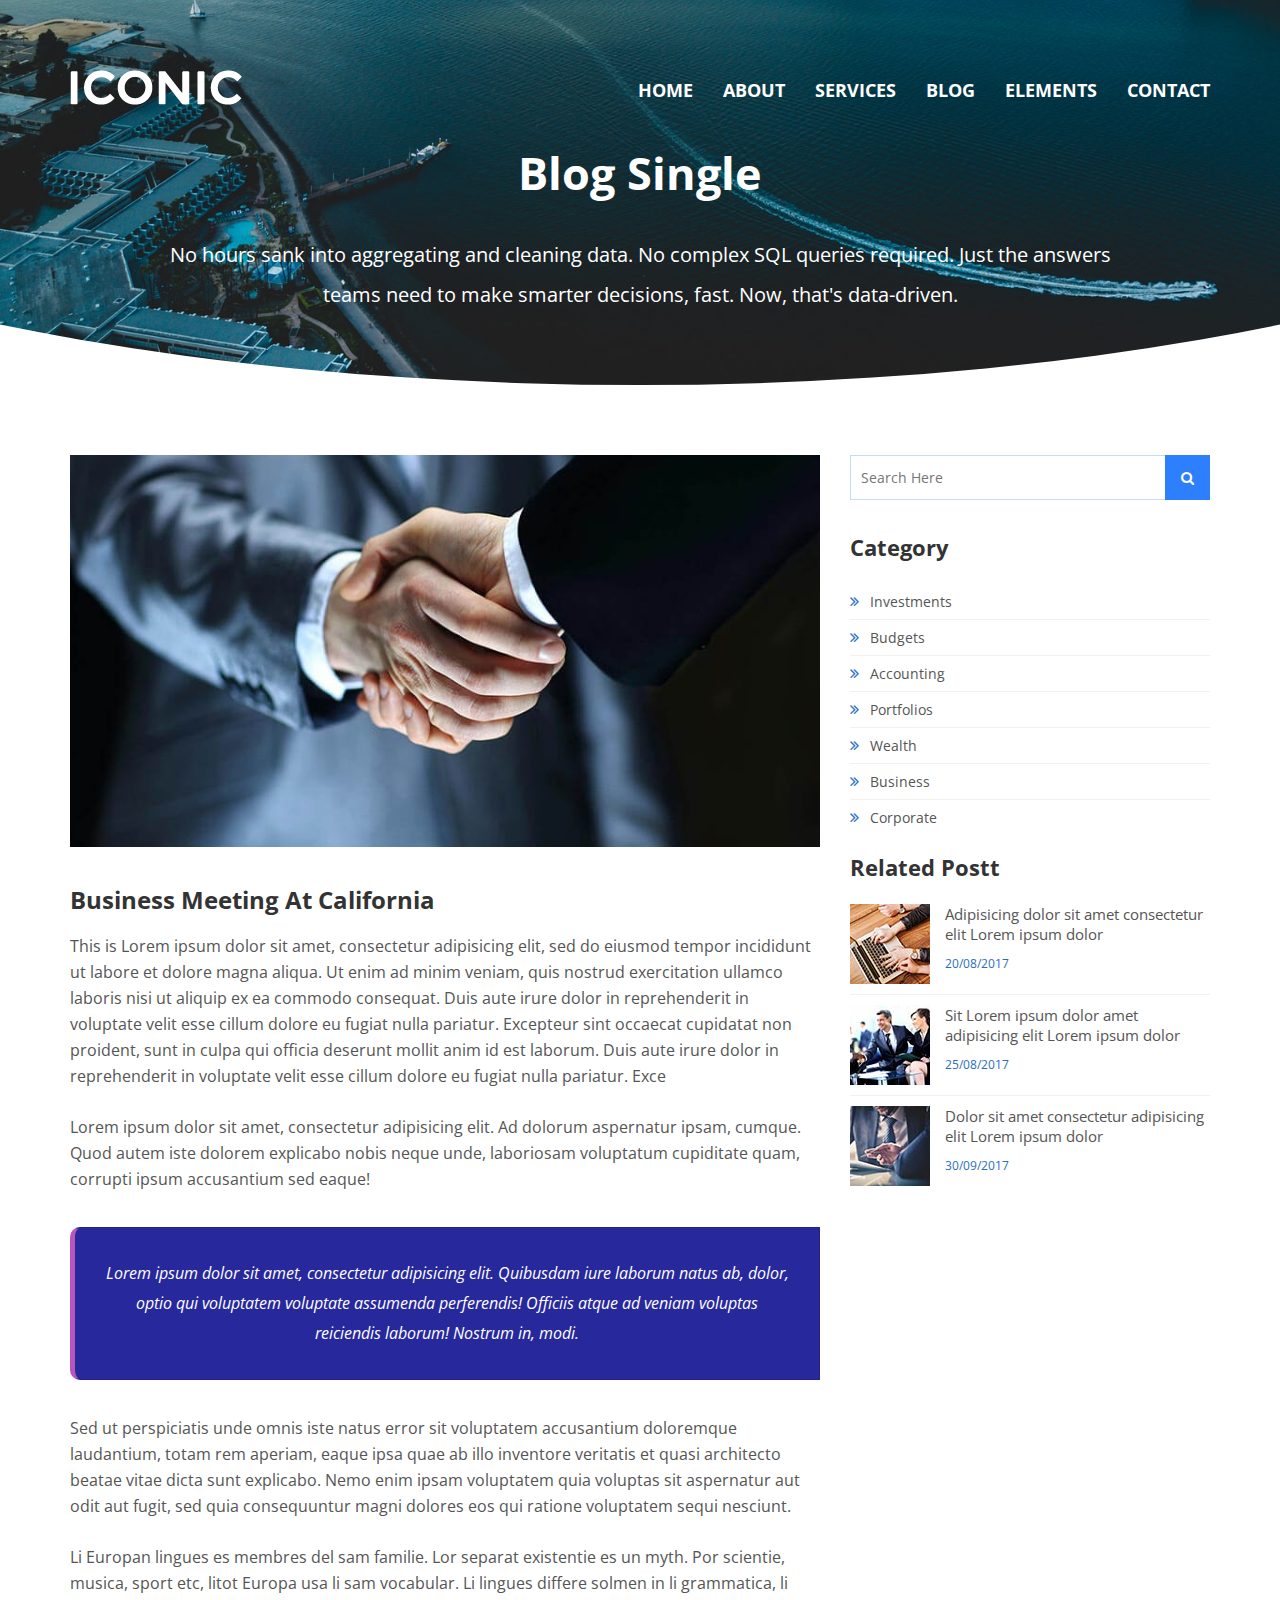
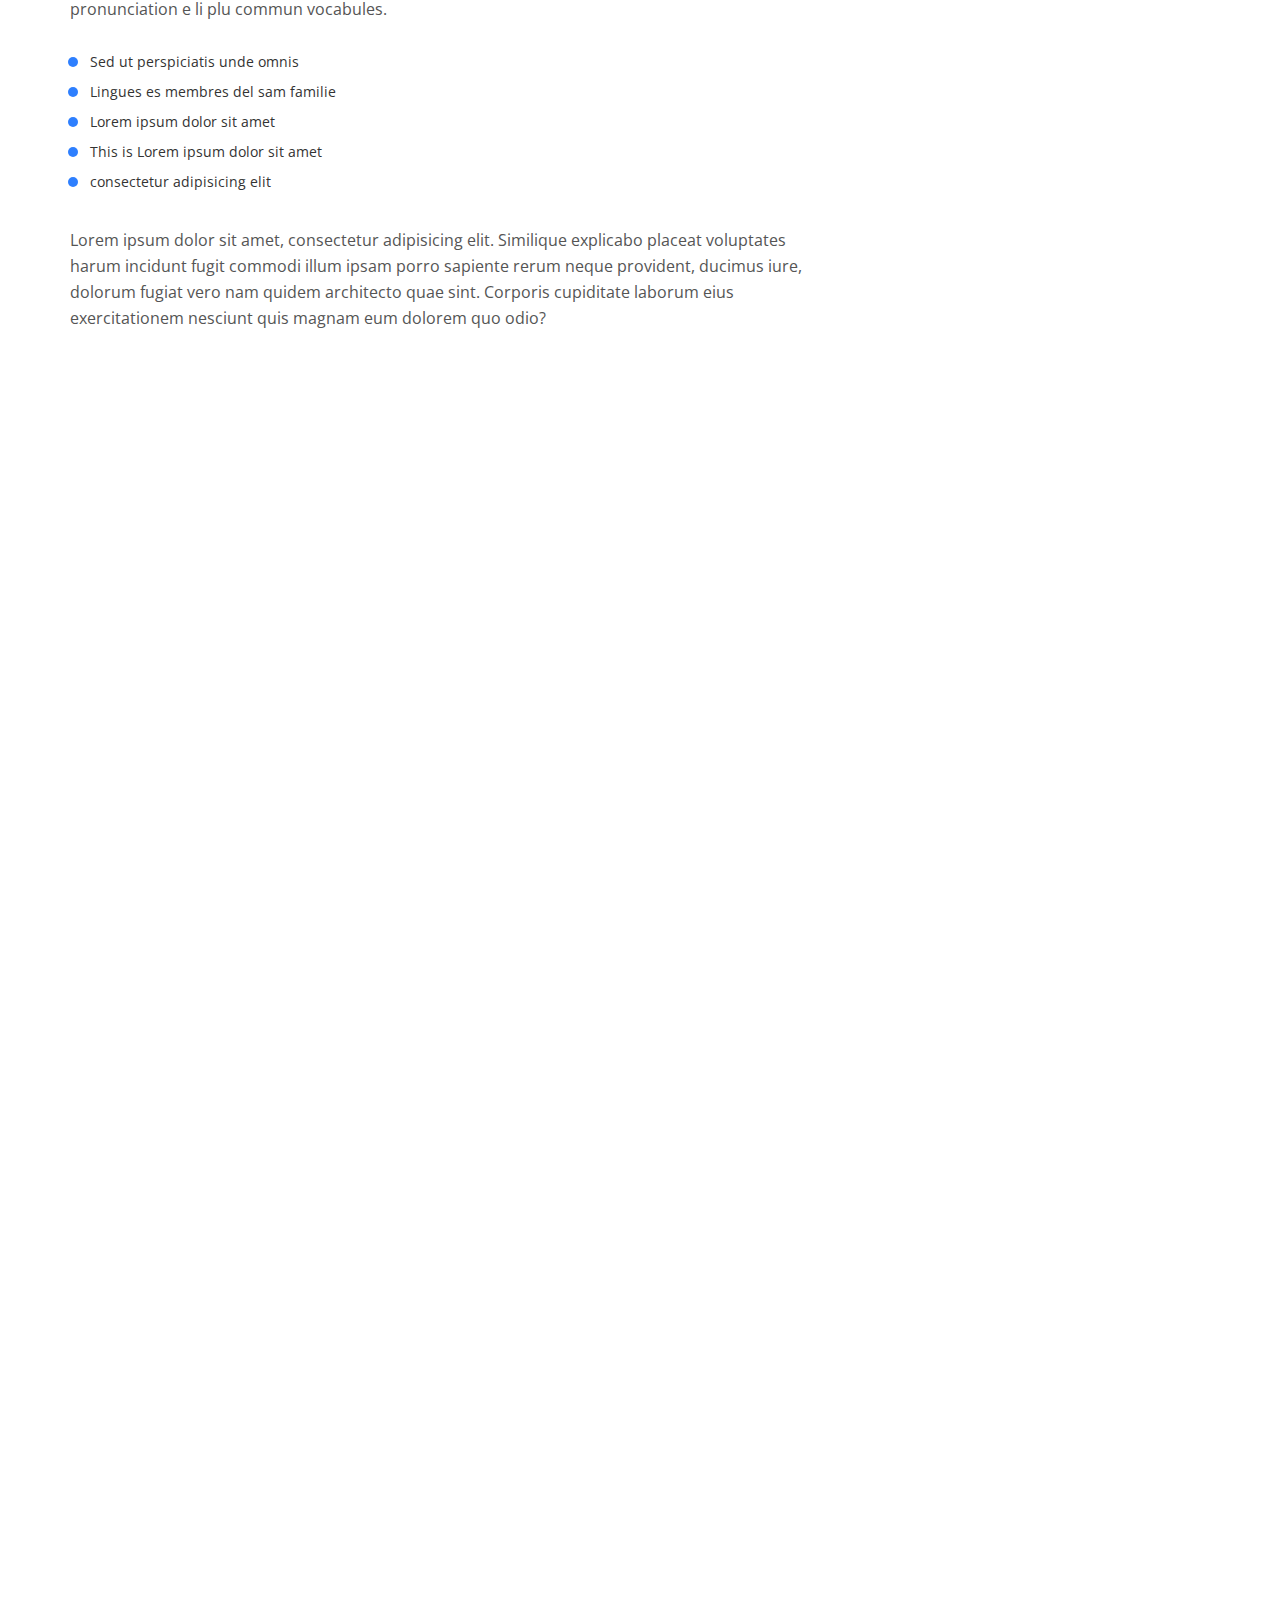
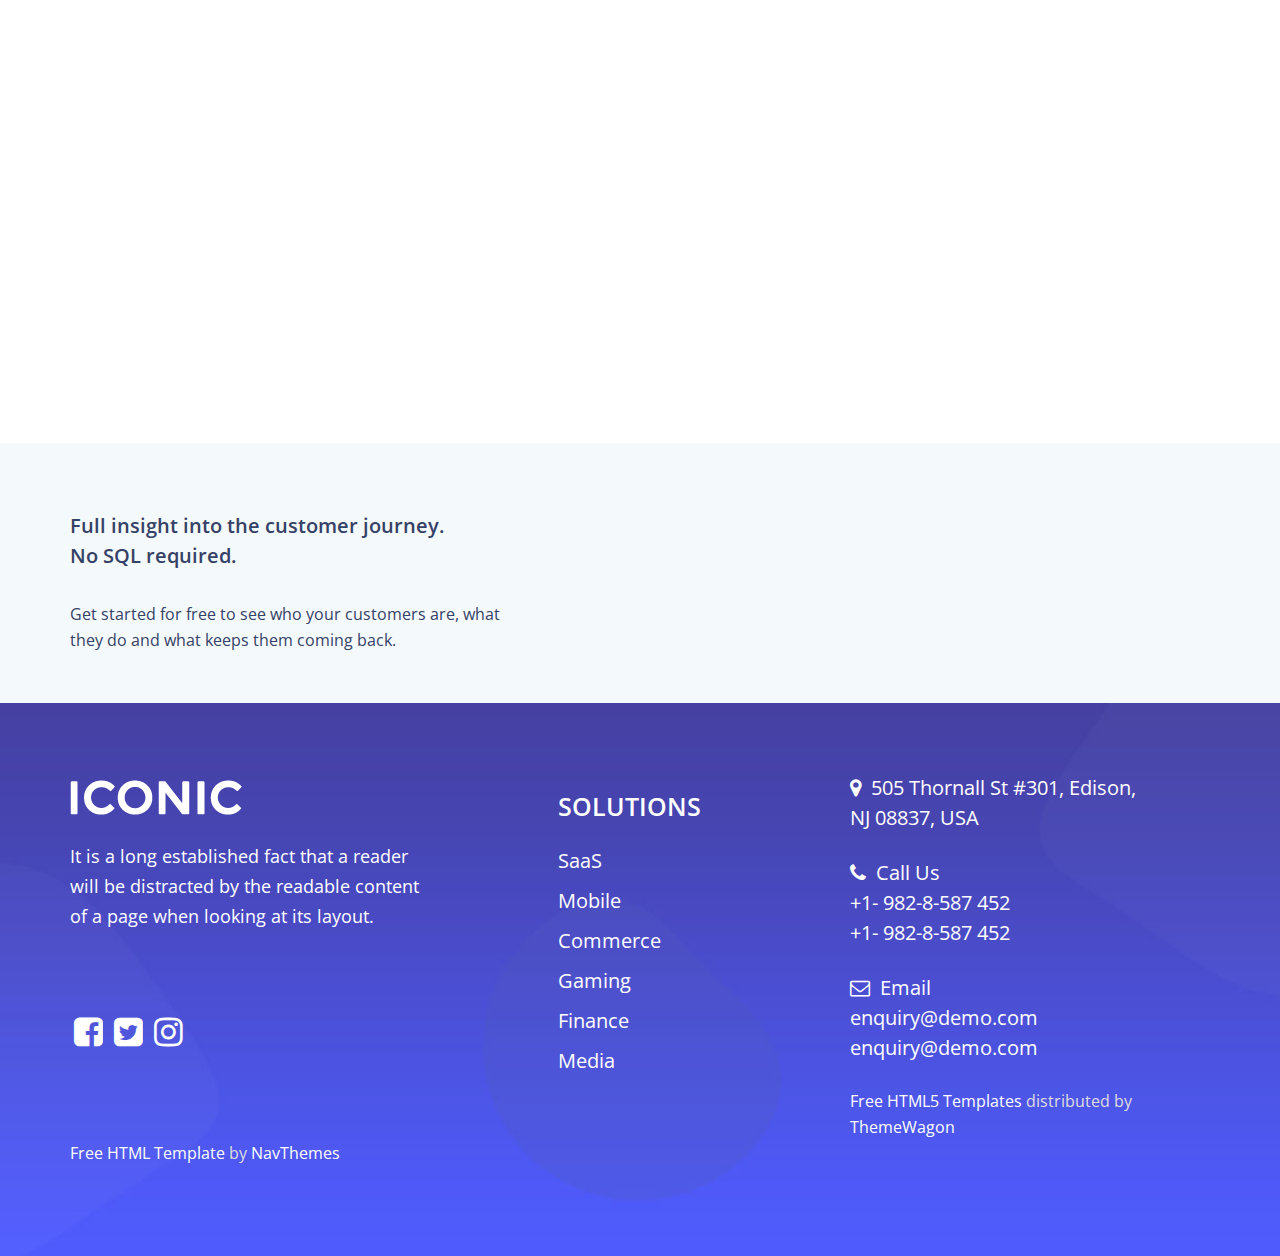
<file: blog-single.html>
<!DOCTYPE html>
<html lang="en">
   <head>
      <meta charset="utf-8">
      <meta http-equiv="X-UA-Compatible" content="IE=edge">
      <meta name="viewport" content="width=device-width, initial-scale=1">
      <title>blog single </title>
      <!-- Favicon -->
      <link rel="icon" href="assets/images/favicon.png" type="image/x-icon" />
      <!-- Bootstrap CSS -->
      <link href="assets/css/bootstrap.min.css" rel="stylesheet">
      <!-- Animate CSS -->
      <link href="assets/vendors/animate/animate.css" rel="stylesheet">
      <!-- I00con CSS-->
      <link rel="stylesheet" href="assets/vendors/font-awesome/css/font-awesome.min.css">
      <!-- Owlcarousel CSS-->
      <link rel="stylesheet" type="text/css" href="assets/vendors/owl_carousel/owl.carousel.css" media="all">
      <!--Template Styles CSS-->
      <link rel="stylesheet" type="text/css" href="assets/css/style.css" media="all" />
      <link href="https://fonts.googleapis.com/css?family=Open+Sans:400,400i,600,600i,700,700i,800,800i&amp;subset=cyrillic,cyrillic-ext,greek,greek-ext,latin-ext,vietnamese" rel="stylesheet">
   </head>
   <body>
    
      <div class="bg-banner-img clip-ellipse">
           <div class="ovrllay">
           
         <!-- Header_Area -->
         <nav class="navbar navbar-default header_aera affix-top pb-0">
            <div class="container m-s">
               <!-- Brand and toggle get grouped for better mobile display -->
               <div class="col-md-4 p0">
                  <div class="navbar-header">
                     <button type="button" class="navbar-toggle collapsed" data-toggle="collapse" data-target="#min_navbar">
                     <span class="sr-only">Toggle navigation</span>
                     <span class="icon-bar"></span>
                     <span class="icon-bar"></span>
                     <span class="icon-bar"></span>
                     </button>
                     <a class="navbar-brand logo-biss" href="index.html"><img src="assets/images/logo_img.png"></a>
                  </div>
               </div>
               <!-- Collect the nav links, forms, and other content for toggling -->
               <div class="col-md-8 p0">
                  <div class="collapse navbar-collapse" id="min_navbar">
                    <ul class="nav navbar-nav navbar-right">
                        <li class="dropdown submenu">
                           <a href="index.html" class="">Home</a>
                        </li>
                         <li class="dropdown submenu">
                           <a href="about.html" class="">About</a>
                        </li>
                        <li class="dropdown submenu">
                           <a href="services.html" class=""> Services</a>
                        </li>
                        <li class="dropdown submenu">
                           <a href="blog.html" class="">Blog</a>
                        </li>
                        <li class="dropdown submenu">
                           <a href="elements.html" class="">Elements</a>
                        </li>
                        <li class="dropdown submenu">
                           <a href="contact.html" class="">Contact</a>
                        </li>
                     </ul>
                  </div>
                  <!-- /.navbar-collapse -->
               </div>
            </div>
            <!-- /.container -->
         </nav>
         <!-- End Header_Area -->
         <!-- #banner start -->
         <section id="banner" class=" pt-0">
            <div class="container ">
               <div class="row">
                  <!-- #banner-text start -->            
                  <div id="banner-text" class="col-md-12 text-c text-center ">
                     <h5 class="wow fadeInUp main-h" data-wow-delay="0.2s" >blog single</h5>
                     <p class="banner-text wow fadeInUp main-h3" data-wow-delay="0.8s">No hours sank into aggregating and cleaning data. No complex SQL queries required. Just the answers <br> teams need to make smarter decisions, fast. Now, that's data-driven.</p>
                  </div>
                  <!-- /#banner-text End -->
               </div>
            </div>
         </section>
      </div>
  </div>
      <!-- /#banner end -->
      <!-- #blog Us Area start -->
     
    <section class="blog-details-area  wow fadeInUp">
            <div class="container">
                <div class="row">
                    <div class="col-md-8 col-xs-12">
                        <div class="blog-details-wrap">
                            <div class="blog-details-img">
                                <img src="assets/images/blog/blog-details.jpg" alt="">
                            </div>
                            <div class="blog-details-content wow fadeInUp">
                                <h3>Business Meeting At California</h3>
                                <p>This is Lorem ipsum dolor sit amet, consectetur adipisicing elit, sed do eiusmod tempor incididunt ut labore et dolore magna aliqua. Ut enim ad minim veniam, quis nostrud exercitation ullamco laboris nisi ut aliquip ex ea commodo consequat. Duis aute irure dolor in reprehenderit in voluptate velit esse cillum dolore eu fugiat nulla pariatur. Excepteur sint occaecat cupidatat non proident, sunt in culpa qui officia deserunt mollit anim id est laborum. Duis aute irure dolor in reprehenderit in voluptate velit esse cillum dolore eu fugiat nulla pariatur. Exce</p>
                                <p>Lorem ipsum dolor sit amet, consectetur adipisicing elit. Ad dolorum aspernatur ipsam, cumque. Quod autem iste dolorem explicabo nobis neque unde, laboriosam voluptatum cupiditate quam, corrupti ipsum accusantium sed eaque!</p>
                                <blockquote>
                                    Lorem ipsum dolor sit amet, consectetur adipisicing elit. Quibusdam iure laborum natus ab, dolor, optio qui voluptatem voluptate assumenda perferendis! Officiis atque ad veniam voluptas reiciendis laborum! Nostrum in, modi.
                                </blockquote>
                                <p>Sed ut perspiciatis unde omnis iste natus error sit voluptatem accusantium doloremque laudantium, totam rem aperiam, eaque ipsa quae ab illo inventore veritatis et quasi architecto beatae vitae dicta sunt explicabo. Nemo enim ipsam voluptatem quia voluptas sit aspernatur aut odit aut fugit, sed quia consequuntur magni dolores eos qui ratione voluptatem sequi nesciunt.</p>
                                <p>Li Europan lingues es membres del sam familie. Lor separat existentie es un myth. Por scientie, musica, sport etc, litot Europa usa li sam vocabular. Li lingues differe solmen in li grammatica, li pronunciation e li plu commun vocabules. </p>
                                <ul>
                                    <li>Sed ut perspiciatis unde omnis</li>
                                    <li>Lingues es membres del sam familie</li>
                                    <li>Lorem ipsum dolor sit amet</li>
                                    <li>This is Lorem ipsum dolor sit amet</li>
                                    <li>consectetur adipisicing elit</li>
                                </ul>
                                <p>Lorem ipsum dolor sit amet, consectetur adipisicing elit. Similique explicabo placeat voluptates harum incidunt fugit commodi illum ipsam porro sapiente rerum neque provident, ducimus iure, dolorum fugiat vero nam quidem architecto quae sint. Corporis cupiditate laborum eius exercitationem nesciunt quis magnam eum dolorem quo odio?</p>
                            </div>
                            <div class="comment-main wow fadeInUp">
                  <h3 class="blog-title ">Comment</h3>
                  <ol class="comments">
                    <li class="comment even thread-even depth-1">
                      <div class="comment-wrap">
                        <div class="comment-theme">
                          <div class="comment-image">
                            <img src="assets/images/comments/1.jpg" alt="Jhon">
                          </div>
                        </div>
                        <div class="comment-main-area">
                          <div class="comment-wrapper">
                            <div class="sewl-comments-meta">
                              <h4>Jhon <span class="comments-date">says August 15, 2016 at 11:33</span></h4>
                            </div>
                            <div class="comment-area">
                              <p>The bedding was hardly able to cover it and seemed ready to slide off any moment.The bedding was hardly able to cover it and seemed ready to slide off any moment.</p>
                              <div class="comments-reply">
                                <a rel="nofollow" class="comment-reply-link" href="#0" onclick="return addComment.moveForm( &quot;comment-1&quot;, &quot;1&quot;, &quot;respond&quot;, &quot;1&quot; )" aria-label="Reply to Mr WordPress"><span class="comment-reply-link">Reply</span></a>
                              </div>
                            </div>
                          </div>
                        </div>
                      </div>
                      <ul class="children wow fadeInUp">
                        <li class="comment odd alt">
                          <div class="comment-wrap comment-wrap1">
                            <div class="comment-theme">
                              <div class="comment-image">
                                <img src="assets/images/comments/3.jpg" alt="Jhon">
                              </div>
                            </div>
                            <div class="comment-main-area">
                              <div class="comment-wrapper">
                                <div class="sewl-comments-meta">
                                  <h4>Perdo <span class="comments-date">says August 15, 2017 at 11:33</span></h4>
                                </div>
                                <div class="comment-area">
                                  <p>The bedding was hardly able ready to slide off any moment.The bedding was hardly able to cover it and seemed ready to slide off any moment.</p>
                                  <div class="comments-reply">
                                    <a rel="nofollow" class="comment-reply-link" href="#0" onclick="return addComment.moveForm( &quot;comment-1&quot;, &quot;1&quot;, &quot;respond&quot;, &quot;1&quot; )" aria-label="Reply to Mr WordPress"><span class="comment-reply-link">Reply</span></a>
                                  </div>
                                </div>
                              </div>
                            </div>
                          </div>
                          <div class="comment-wrap comment-wrap2 wow fadeInUp">
                            <div class="comment-theme">
                              <div class="comment-image">
                                <img src="assets/images/comments/2.jpg" alt="Jhon">
                              </div>
                            </div>
                            <div class="comment-main-area">
                              <div class="comment-wrapper">
                                <div class="sewl-comments-meta">
                                  <h4>Alex <span class="comments-date">says August 15, 2017 at 11:33</span></h4>
                                </div>
                                <div class="comment-area">
                                  <p>Hardly able to cover it and seemed ready to slide off any moment.The bedding was hardly able to cover it and seemed ready to slide off any moment.</p>
                                  <div class="comments-reply">
                                    <a rel="nofollow" class="comment-reply-link" href="#0" onclick="return addComment.moveForm( &quot;comment-1&quot;, &quot;1&quot;, &quot;respond&quot;, &quot;1&quot; )" aria-label="Reply to Mr WordPress"><span class="comment-reply-link">Reply</span></a>
                                  </div>
                                </div>
                              </div>
                            </div>
                          </div>
                        </li>
                      </ul>
                    </li>
                  </ol>
                  <ol class="comments wow fadeInUp">
                    <li class="comment even thread-even depth-1">
                      <div class="comment-wrap">
                        <div class="comment-theme">
                          <div class="comment-image">
                            <img src="assets/images/comments/3.jpg" alt="Jhon">
                          </div>
                        </div>
                        <div class="comment-main-area">
                          <div class="comment-wrapper">
                            <div class="sewl-comments-meta">
                              <h4>Jeson <span class="comments-date">says Jun 20, 2017 at 12:00</span></h4>
                            </div>
                            <div class="comment-area">
                              <p>The bedding was hardly able to cover it and seemed ready to slide off any moment.The bedding was hardly able to cover it and seemed ready to slide off any moment.</p>
                              <div class="comments-reply">
                                <a rel="nofollow" class="comment-reply-link" href="#0" onclick="return addComment.moveForm( &quot;comment-1&quot;, &quot;1&quot;, &quot;respond&quot;, &quot;1&quot; )" aria-label="Reply to Mr WordPress"><span class="comment-reply-link">Reply</span></a>
                              </div>
                            </div>
                          </div>
                        </div>
                      </div>
                      <ul class="children wow fadeInUp">
                        <li class="comment odd alt">
                          <div class="comment-wrap comment-wrap1">
                            <div class="comment-theme">
                              <div class="comment-image">
                                <img src="assets/images/comments/4.jpg" alt="Jhon">
                              </div>
                            </div>
                            <div class="comment-main-area">
                              <div class="comment-wrapper">
                                <div class="sewl-comments-meta">
                                  <h4>Jhon Smit<span class="comments-date">says May 25, 2017 at 11:33 PM</span></h4>
                                </div>
                                <div class="comment-area">
                                  <p> was hardly able to cover it and seemed ready to slide off any moment.The bedding was hardly able to cover it and seemed ready to slide off any moment.</p>
                                  <div class="comments-reply">
                                    <a rel="nofollow" class="comment-reply-link" href="#0" onclick="return addComment.moveForm( &quot;comment-1&quot;, &quot;1&quot;, &quot;respond&quot;, &quot;1&quot; )" aria-label="Reply to Mr WordPress"><span class="comment-reply-link">Reply</span></a>
                                  </div>
                                </div>
                              </div>
                            </div>
                          </div>
                        </li>
                      </ul>
                    </li>
                  </ol>
                </div>
                <div id="respond" class="sewl-comment-form comment-respond wow fadeInUp">
                  <h3 id="reply-title" class="blog-title">Post Comments</h3>
                  <form novalidate="" method="post" id="commentform" class="comment-form" action="#0">
                    <div class="row">
                      <div class="col-xs-12">
                        <div class="sewl-form-inputs no-padding-left">
                          <div class="row">
                            <div class="col-sm-6 col-xs-12">
                              <input id="website" name="website" value="" tabindex="1" placeholder="Website" type="url">
                            </div>
                            <div class="col-sm-6 col-xs-12">
                              <input id="name" name="name" value="" tabindex="2" placeholder="Name" type="text">
                            </div>
                            <div class="col-xs-12">
                              <input id="email" name="email" value="" tabindex="3" placeholder="Email" type="email">
                            </div>
                                                    <div class="col-xs-12">
                                    <div class="sewl-form-textarea no-padding-right">
                                      <textarea id="comment" name="comment" tabindex="4" rows="3" cols="30" placeholder="Write Your Comments..."></textarea>
                                    </div>
                                  </div>
                          </div>
                        </div>
                      </div>
                      <div class="col-xs-12 wow fadeInUp">
                        <div class="form-submit">
                          <input name="submit" id="submit" value="Post Comment" type="submit" class="btn btn-default">
                         
                        </div>
                      </div>
                    </div>
                  </form>
                </div>
                        </div>
                    </div>
                    <div class="col-md-4 col-sm-6 col-xs-12 col wow fadeInUp">
                        <aside class="right-sidebar">
                            <div class="search-sidebar mb-30">
                                <form action="#">
                                    <input type="text" name="search" placeholder="Search Here">
                                    <button type="button" name="button"><i class="fa fa-search"></i></button>
                                </form>
                            </div>
                            <div class="category-wrap mb-30 wow fadeInUp">
                                <h3 class="sidebar-title">Category</h3>
                                <ul>
                                    <li><a href="#">Investments</a></li>
                                    <li><a href="#">Budgets</a></li>
                                    <li><a href="#">Accounting</a></li>
                                    <li><a href="#">Portfolios</a></li>
                                    <li><a href="#">Wealth</a></li>
                                    <li><a href="#">Business</a></li>
                                    <li><a href="#">Corporate</a></li>
                                </ul>
                            </div>
                            <div class="related-post mb-30 wow fadeInUp">
                                <h3 class="sidebar-title">Related Postt</h3>
                                <ul>
                                    <li class="related-post-items">
                                        <div class="post-img">
                                            <img src="assets/images/post/1.jpg" alt="">
                                        </div>
                                        <div class="post-info">
                                            <a href="blog-post.html">Adipisicing dolor sit amet consectetur  elit Lorem ipsum dolor</a>
                                            <p>20/08/2017</p>
                                        </div>
                                    </li>
                                    <li class="related-post-items">
                                        <div class="post-img">
                                            <img src="assets/images/post/2.jpg" alt="">
                                        </div>
                                        <div class="post-info">
                                            <a href="blog-post.html">Sit Lorem ipsum dolor amet adipisicing elit Lorem ipsum dolor</a>
                                            <p>25/08/2017</p>
                                        </div>
                                    </li>
                                    <li class="related-post-items">
                                        <div class="post-img">
                                            <img src="assets/images/post/3.jpg" alt="">
                                        </div>
                                        <div class="post-info">
                                            <a href="blog-post.html">Dolor sit amet consectetur adipisicing elit Lorem ipsum dolor</a>
                                            <p>30/09/2017</p>
                                        </div>
                                    </li>
                                </ul>
                            </div>
                            <div class="archive-wrap mb-30 wow fadeInUp">
                                <h3 class="sidebar-title">archive</h3>
                                <ul>
                  <li><a href="#">November 2017 <span class="pull-right">(25)</span></a></li>
                  <li><a href="#">August 2017 <span class="pull-right">(25)</span></a></li>
                  <li><a href="#">September 2017  <span class="pull-right">(25)</span></a></li>
                  <li><a href="#">Octeber 2017 <span class="pull-right">(25)</span></a></li>
                  <li><a href="#">December 2017  <span class="pull-right">(25)</span></a></li>
                </ul>
                            </div>
                            <div class="tags-wrap wow fadeInUp">
                                <h3 class="sidebar-title">Post Tags</h3>
                                <ul>
                                    <li><a href="#">html</a></li>
                                    <li><a href="#">css</a></li>
                                    <li><a href="#">javascript</a></li>
                                    <li><a href="#">business</a></li>
                                    <li><a href="#">corporate</a></li>
                                    <li><a href="#">php</a></li>
                                    <li><a href="#">dolor</a></li>
                                    <li><a href="#">amet</a></li>
                                </ul>
                            </div>
                        </aside>
                    </div>
                </div>
            </div>
        </section>



  <!-- #End blog Us Area  -->




   <!-- #partners Us Area start -->
      <div class="our_partners_area bg-grediunt">
         <div class="book_now_aera ">
            <div class="container">
               <div class="row book_now">
                  <div class="col-md-5 booking_text">
                     <h4>Full insight into the customer journey.<br>
                        No SQL required.
                     </h4>
                     <p>Get started for free to see who your customers are, what they do and what keeps them coming back.</p>
                  </div>
                  <div class="col-md-7 p0 book_bottun">
                     <div class="col-md-7">
                       
                     </div>
                     <div class="col-md-5">
                        <div class="top-banner wow fadeInRight text-left" style="visibility: visible; animation-name: fadeInRight;">
                           <a id="#services" href="contact.html" class="btn btn-primary  wow fadeInUp  js-scroll-trigger" data-wow-delay="1s" style="visibility: visible; animation-delay: 1s; animation-name: fadeInUp;">CONTACT SALES</a>
                        </div>
                     </div>
                  </div>
               </div>
            </div>
         </div>
      </div>
      <!--#start Our footer Area -->
      <div class="our_footer_area">
         <div class="book_now_aera ">
            <div class="container">
               <div class="row book_now">
                  <div class="col-md-4">
                     <div class="">
                        <a class=" logo-biss" href="index.html"> <img src="assets/images/logo_img.png"></a>
                     </div>
                     <p class="footer-h">It is a long established fact that a reader will be distracted by the readable content of a page when looking at its layout.</p>
                     <div class="bigpixi-footer-social">
                        <a href="" target="_blank"><i id="social-fb" class="fa fa-facebook-square fa-3x social"></i></a>
                        <a href="" target="_blank"><i id="social-tw" class="fa fa-twitter-square fa-3x social"></i></a>
                        <a href="" target="_blank"><i id="social-em" class="fa fa-instagram fa-3x social"></i></a>
                     </div>
                  </div>
                  <div class="col-md-1 ">
                  </div>
                  <div class="col-md-3">
                     <h2 class="footer-top">SOLUTIONS </h2>
                     <ul class="footer-menu">
                        <li><a href=""> SaaS    </a></li>
                        <li><a href=""> Mobile  </a> </li>
                        <li><a href="">Commerce    </a> </li>
                        <li><a href="">    Gaming    </a> </li>
                        <li><a href="">   Finance   </a> </li>
                        <li><a href="">         Media   </a></li>
                     </ul>
                  </div>
                  <div class="col-md-4">
                     <ul class="location">
                        <li class="footer-left-h"><i class="fa fa-map-marker"></i>505 Thornall St #301, Edison, <br>NJ 08837, USA</li>
                        <li class="footer-left-h"><i class="fa fa-phone"></i>Call Us <br>+1- 982-8-587 452
                           <br>+1- 982-8-587 452
                        </li>
                        <li class="footer-left-h"><i class="fa fa-envelope-o"></i>Email<br>
                           <a href=""> enquiry@demo.com </a></br><a href=""> enquiry@demo.com </a>
                        </li>
                        <p class="color-gray">  
                           <a href="https://themewagon.com/theme_tag/free/">Free HTML5 Templates</a> distributed by <a href="https://themewagon.com/">ThemeWagon</a> 
                        </p>
                     </ul>
                  </div>
                   <div class="col-md-12">
                    <p class="color-gray">  <a href="https://www.navthemes.com/free-html-templates/">Free HTML Template</a> by <a href="https://www.navthemes.com">NavThemes </a> </p>
                  </div>
               </div>
            </div>
         </div>
      </div>
      <!--#End Our footer Area -->
      <!-- jQuery JS -->
      <script src="assets/js/jquery-1.12.0.min.js"></script>
      <!-- Bootstrap JS -->
      <script src="assets/js/bootstrap.min.js"></script>
       <script src="assets/vendors/popup/lightbox.min.js"></script>
      <!-- Animate JS -->
      <script src="assets/vendors/animate/wow.min.js"></script>
      <!-- Owlcarousel JS -->
      <script src="assets/vendors/owl_carousel/owl.carousel.min.js"></script>
      <!-- Theme JS -->
      <script src="assets/js/theme.min.js"></script>
   </body>
</html>
</file>
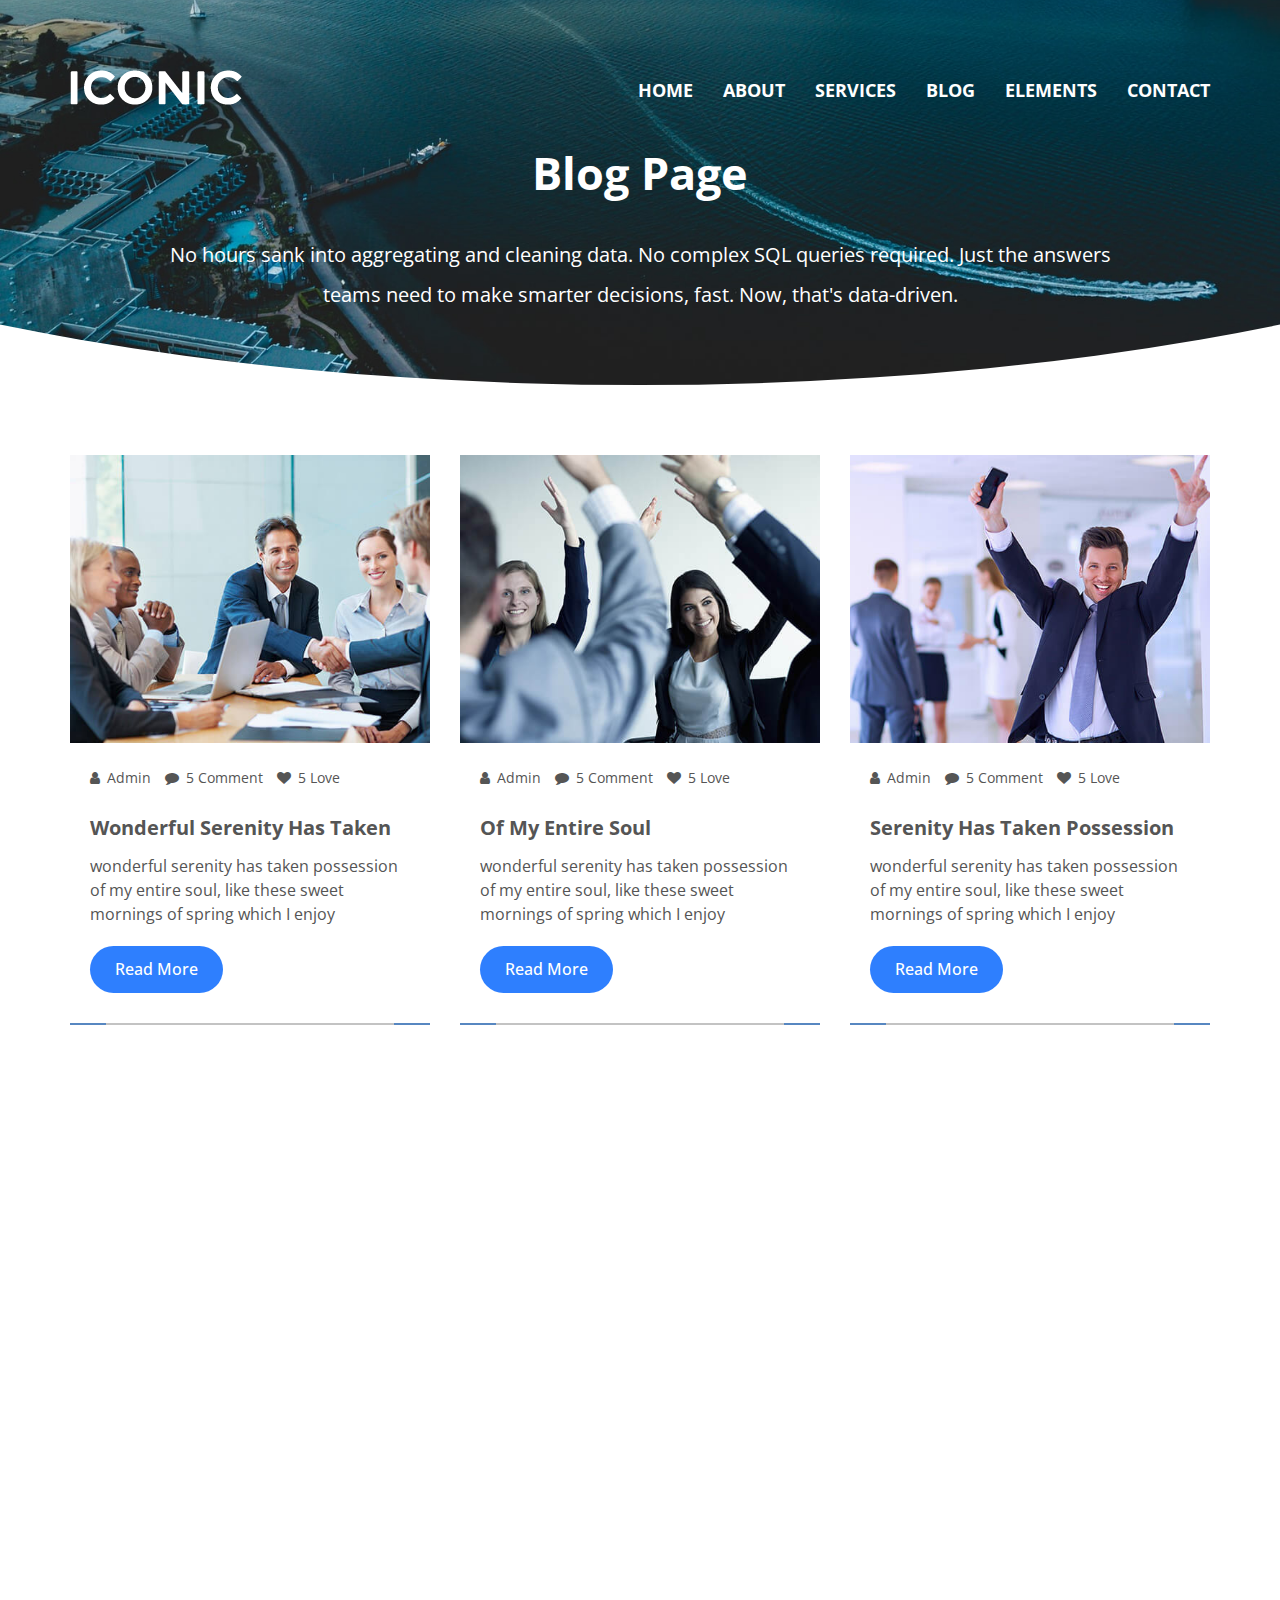
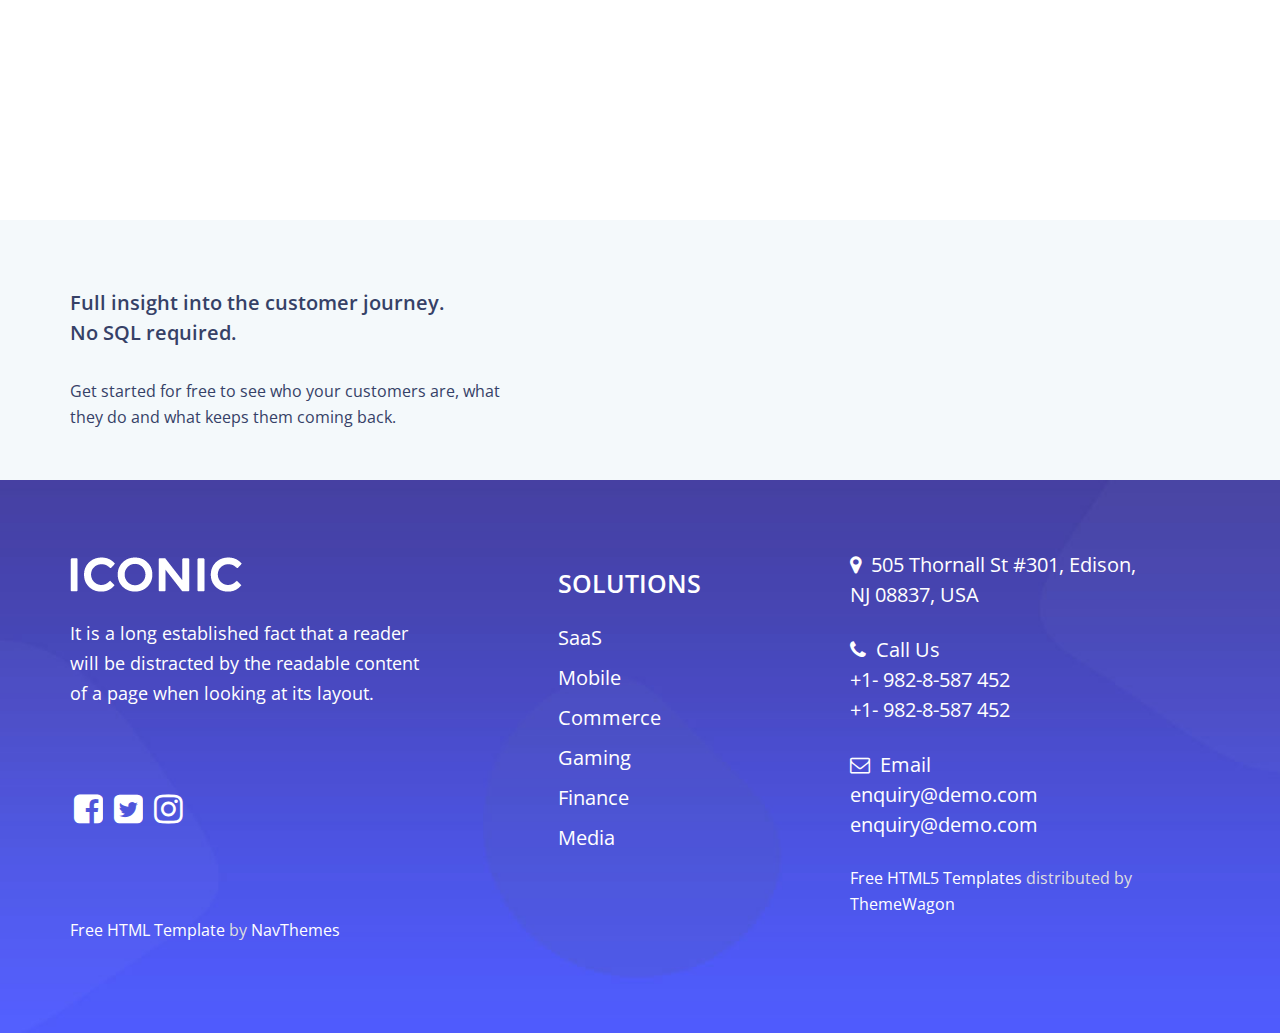
<file: blog.html>
<!DOCTYPE html>
<html lang="en">
   <head>
      <meta charset="utf-8">
      <meta http-equiv="X-UA-Compatible" content="IE=edge">
      <meta name="viewport" content="width=device-width, initial-scale=1">
      <title> blog page </title>
      <!-- Favicon -->
      <link rel="icon" href="assets/images/favicon.png" type="image/x-icon" />
      <!-- Bootstrap CSS -->
      <link href="assets/css/bootstrap.min.css" rel="stylesheet">
      <!-- Animate CSS -->
      <link href="assets/vendors/animate/animate.css" rel="stylesheet">
      <!-- I00con CSS-->
      <link rel="stylesheet" href="assets/vendors/font-awesome/css/font-awesome.min.css">
      <!-- Owlcarousel CSS-->
      <link rel="stylesheet" type="text/css" href="assets/vendors/owl_carousel/owl.carousel.css" media="all">
      <!--Template Styles CSS-->
      <link rel="stylesheet" type="text/css" href="assets/css/style.css" media="all" />
      <link href="https://fonts.googleapis.com/css?family=Open+Sans:400,400i,600,600i,700,700i,800,800i&amp;subset=cyrillic,cyrillic-ext,greek,greek-ext,latin-ext,vietnamese" rel="stylesheet">
   </head>
   <body>
    
      <div class="bg-banner-img clip-ellipse">
           <div class="ovrllay">
           
         <!-- Header_Area -->
         <nav class="navbar navbar-default header_aera affix-top pb-0">
            <div class="container m-s">
               <!-- Brand and toggle get grouped for better mobile display -->
               <div class="col-md-4 p0">
                  <div class="navbar-header">
                     <button type="button" class="navbar-toggle collapsed" data-toggle="collapse" data-target="#min_navbar">
                     <span class="sr-only">Toggle navigation</span>
                     <span class="icon-bar"></span>
                     <span class="icon-bar"></span>
                     <span class="icon-bar"></span>
                     </button>
                     <a class="navbar-brand logo-biss" href="index.html"><img src="assets/images/logo_img.png"></a>
                  </div>
               </div>
               <!-- Collect the nav links, forms, and other content for toggling -->
               <div class="col-md-8 p0">
                  <div class="collapse navbar-collapse" id="min_navbar">
                     <ul class="nav navbar-nav navbar-right">
                        <li class="dropdown submenu">
                           <a href="index.html" class="">Home</a>
                        </li>
                         <li class="dropdown submenu">
                           <a href="about.html" class="">About</a>
                        </li>
                        <li class="dropdown submenu">
                           <a href="services.html" class=""> Services</a>
                        </li>
                        <li class="dropdown submenu">
                           <a href="blog.html" class="">Blog</a>
                        </li>
                        <li class="dropdown submenu">
                           <a href="elements.html" class="">Elements</a>
                        </li>
                        <li class="dropdown submenu">
                           <a href="contact.html" class="">Contact</a>
                        </li>
                      
                     </ul>
                  </div>
                  <!-- /.navbar-collapse -->
               </div>
            </div>
            <!-- /.container -->
         </nav>
         <!-- End Header_Area -->
         <!-- #banner start -->
         <section id="banner" class=" pt-0">
            <div class="container ">
               <div class="row">
                  <!-- #banner-text start -->            
                  <div id="banner-text" class="col-md-12 text-c text-center ">
                     <h5 class="wow fadeInUp main-h" data-wow-delay="0.2s" >Blog page</h5>
                     <p class="banner-text wow fadeInUp main-h3" data-wow-delay="0.8s">No hours sank into aggregating and cleaning data. No complex SQL queries required. Just the answers <br> teams need to make smarter decisions, fast. Now, that's data-driven.</p>
                  </div>
                  <!-- /#banner-text End -->
               </div>
            </div>
         </section>
      </div>
    </div>
  
      <!-- /#banner end -->
      <!-- #blog Us Area start -->
     
    <section class="blog-area ptb-140 bg-1">
            <div class="container">
                <div class="row">
                    <div class="col-md-4 col-sm-6 col-xs-12 col">
                        <div class="blog-wrap mb-30">
                            <div class="blog-img">
                                <img src="assets/images/blog/1.jpg" alt="">
                            </div>
                            <div class="blog-content wow fadeInUp">
                                <div class="blog-meta">
                                    <ul>
                                        <li><a href="#"><i class="fa fa-user"></i> Admin</a></li>
                                        <li><a href="#"><i class="fa fa-comment"></i> 5 Comment</a></li>
                                        <li><a href="#"><i class="fa fa-heart"></i> 5 Love</a></li>
                                    </ul>
                                </div>
                                <h3><a href="blog-single.html">wonderful serenity has taken</a></h3>
                                <p>wonderful serenity has taken possession of my entire soul, like these sweet mornings of spring which I enjoy</p>
                                <a href="blog-single.html" class="btn btn-default btn_font_16">Read More</a>
                            </div>
                        </div>
                    </div>
                    <div class="col-md-4 col-sm-6 col-xs-12 col wow fadeInUp">
                        <div class="blog-wrap  mb-30">
                            <div class="blog-img">
                                <img src="assets/images/blog/2.jpg" alt="">
                            </div>
                            <div class="blog-content">
                                <div class="blog-meta">
                                    <ul>
                                        <li><a href="#"><i class="fa fa-user"></i> Admin</a></li>
                                        <li><a href="#"><i class="fa fa-comment"></i> 5 Comment</a></li>
                                        <li><a href="#"><i class="fa fa-heart"></i> 5 Love</a></li>
                                    </ul>
                                </div>
                                <h3><a href="blog-single.html">of my entire soul</a></h3>
                                <p>wonderful serenity has taken possession of my entire soul, like these sweet mornings of spring which I enjoy</p> 
                                <a href="blog-single.html" class="btn btn-default btn_font_16">Read More</a>
                            </div>
                        </div>
                    </div>
                    <div class="col-md-4 col-sm-6 col-xs-12 col wow fadeInUp">
                        <div class="blog-wrap  mb-30">
                            <div class="blog-img">
                                <img src="assets/images/blog/3.jpg" alt="">
                            </div>
                            <div class="blog-content">
                                <div class="blog-meta">
                                    <ul>
                                        <li><a href="#"><i class="fa fa-user"></i> Admin</a></li>
                                        <li><a href="#"><i class="fa fa-comment"></i> 5 Comment</a></li>
                                        <li><a href="#"><i class="fa fa-heart"></i> 5 Love</a></li>
                                    </ul>
                                </div>
                                <h3><a href="blog-single.html">serenity has taken possession</a></h3>
                                <p>wonderful serenity has taken possession of my entire soul, like these sweet mornings of spring which I enjoy</p>
                                <a href="blog-single.html" class="btn btn-default btn_font_16">Read More</a>
                            </div>
                        </div>
                    </div>

                    <div class="col-md-4 col-sm-6 col-xs-12 mt-50 wow fadeInUp">
                        <div class="blog-wrap  mb-30">
                            <div class="blog-img">
                                <img src="assets/images/blog/4.jpg" alt="">
                            </div>
                            <div class="blog-content">
                                <div class="blog-meta">
                                    <ul>
                                        <li><a href="#"><i class="fa fa-user"></i> Admin</a></li>
                                        <li><a href="#"><i class="fa fa-comment"></i> 5 Comment</a></li>
                                        <li><a href="#"><i class="fa fa-heart"></i> 5 Love</a></li>
                                    </ul>
                                </div>
                                <h3><a href="blog-single.html"> suffered have majority</a></h3>
                                <p>wonderful serenity has taken possession of my entire soul, like these sweet mornings of spring which I enjoy</p>
                                <a href="blog-single.html" class="btn btn-default btn_font_16">Read More</a>
                            </div>
                        </div>
                    </div>
                    <div class="col-md-4 col-sm-6 col-xs-12 mt-50 wow fadeInUp">
                        <div class="blog-wrap  mb-30">
                            <div class="blog-img">
                                <img src="assets/images/blog/5.jpg" alt="">
                            </div>
                            <div class="blog-content">
                                <div class="blog-meta">
                                    <ul>
                                        <li><a href="#"><i class="fa fa-user"></i> Admin</a></li>
                                        <li><a href="#"><i class="fa fa-comment"></i> 5 Comment</a></li>
                                        <li><a href="#"><i class="fa fa-heart"></i> 5 Love</a></li>
                                    </ul>
                                </div>
                                <h3><a href="blog-single.html">majority have suffered</a></h3>
                                <p>wonderful serenity has taken possession of my entire soul, like these sweet mornings of spring which I enjoy</p>
                                <a href="blog-single.html" class="btn btn-default btn_font_16">Read More</a>
                            </div>
                        </div>
                    </div>
                    <div class="col-md-4 col-sm-6 col-xs-12 mt-50 wow fadeInUp">
                        <div class="blog-wrap  mb-30">
                            <div class="blog-img">
                                <img src="assets/images/blog/6.jpg" alt="">
                            </div>
                            <div class="blog-content">
                                <div class="blog-meta">
                                    <ul>
                                        <li><a href="#"><i class="fa fa-user"></i> Admin</a></li>
                                        <li><a href="#"><i class="fa fa-comment"></i> 5 Comment</a></li>
                                        <li><a href="#"><i class="fa fa-heart"></i> 5 Love</a></li>
                                    </ul>
                                </div>
                                <h3><a href="blog-single.html">majority have suffered</a></h3>
                                <p>wonderful serenity has taken possession of my entire soul, like these sweet mornings of spring which I enjoy</p>
                                <a href="blog-single.html" class="btn btn-default btn_font_16">Read More</a>
                            </div>
                        </div>
                    </div>
                    <div class="col-xs-12">
                        <div class="pagination-wrap mt-50 wow fadeInUp">
                            <ul>
                                <li><a href="#"><i class="fa fa-angle-left"></i></a></li>
                                <li class="active"><a href="#">1</a></li>
                                <li><a href="#">2</a></li>
                                <li><a href="#">3</a></li>
                                <li><a href="#">4</a></li>
                                <li><a href="#">5</a></li>
                                <li><a href=""><i class="fa fa-angle-right"></i></a></li>
                            </ul>
                        </div>
                    </div>
                </div>
            </div>
        </section>



  <!-- #End blog Us Area  -->




   <!-- #partners Us Area start -->
      <div class="our_partners_area bg-grediunt">
         <div class="book_now_aera ">
            <div class="container">
               <div class="row book_now">
                  <div class="col-md-5 booking_text">
                     <h4>Full insight into the customer journey.<br>
                        No SQL required.
                     </h4>
                     <p>Get started for free to see who your customers are, what they do and what keeps them coming back.</p>
                  </div>
                  <div class="col-md-7 p0 book_bottun">
                     <div class="col-md-7">
                       
                     </div>
                     <div class="col-md-5">
                        <div class="top-banner wow fadeInRight text-left" style="visibility: visible; animation-name: fadeInRight;">
                           <a id="#services" href="contact.html" class="btn btn-primary  wow fadeInUp  js-scroll-trigger" data-wow-delay="1s" style="visibility: visible; animation-delay: 1s; animation-name: fadeInUp;">CONTACT SALES</a>
                        </div>
                     </div>
                  </div>
               </div>
            </div>
         </div>
      </div>
      <!--#start Our footer Area -->
      <div class="our_footer_area">
         <div class="book_now_aera ">
            <div class="container">
               <div class="row book_now">
                  <div class="col-md-4">
                     <div class="">
                        <a class=" logo-biss" href="index.html"> <img src="assets/images/logo_img.png"></a>
                     </div>
                     <p class="footer-h">It is a long established fact that a reader will be distracted by the readable content of a page when looking at its layout.</p>
                     <div class="bigpixi-footer-social">
                        <a href="" target="_blank"><i id="social-fb" class="fa fa-facebook-square fa-3x social"></i></a>
                        <a href="" target="_blank"><i id="social-tw" class="fa fa-twitter-square fa-3x social"></i></a>
                        <a href="" target="_blank"><i id="social-em" class="fa fa-instagram fa-3x social"></i></a>
                     </div>

                  </div>
                  <div class="col-md-1 ">
                  </div>
                  <div class="col-md-3">
                     <h2 class="footer-top">SOLUTIONS </h2>
                     <ul class="footer-menu">
                        <li><a href=""> SaaS    </a></li>
                        <li><a href=""> Mobile  </a> </li>
                        <li><a href="">Commerce    </a> </li>
                        <li><a href="">    Gaming    </a> </li>
                        <li><a href="">   Finance   </a> </li>
                        <li><a href="">         Media   </a></li>
                     </ul>
                  </div>
                  <div class="col-md-4">
                     <ul class="location">
                        <li class="footer-left-h"><i class="fa fa-map-marker"></i>505 Thornall St #301, Edison, <br>NJ 08837, USA</li>
                        <li class="footer-left-h"><i class="fa fa-phone"></i>Call Us <br>+1- 982-8-587 452
                           <br>+1- 982-8-587 452</li>
                        
                        <li class="footer-left-h"><i class="fa fa-envelope-o"></i>Email<br>
                           <a href=""> enquiry@demo.com </a></br><a href=""> enquiry@demo.com </a>
                        </li>
                        <p class="color-gray">  
                           <a href="https://themewagon.com/theme_tag/free/">Free HTML5 Templates</a> distributed by <a href="https://themewagon.com/">ThemeWagon</a> 
                        </p>
                     </ul>
                  </div>
                  <div class="col-md-12">
                    <p class="color-gray">  <a href="https://www.navthemes.com/free-html-templates/">Free HTML Template</a> by <a href="https://www.navthemes.com">NavThemes </a> </p>
                  </div>
               </div>
            </div>
         </div>
      </div>
      <!--#End Our footer Area -->
      <!-- jQuery JS -->
      <script src="assets/js/jquery-1.12.0.min.js"></script>
      <!-- Bootstrap JS -->
      <script src="assets/js/bootstrap.min.js"></script>
       <script src="assets/vendors/popup/lightbox.min.js"></script>
      <!-- Animate JS -->
      <script src="assets/vendors/animate/wow.min.js"></script>
      <!-- Owlcarousel JS -->
      <script src="assets/vendors/owl_carousel/owl.carousel.min.js"></script>
      <!-- Theme JS -->
      <script src="assets/js/theme.min.js"></script>
   </body>
</html>
</file>
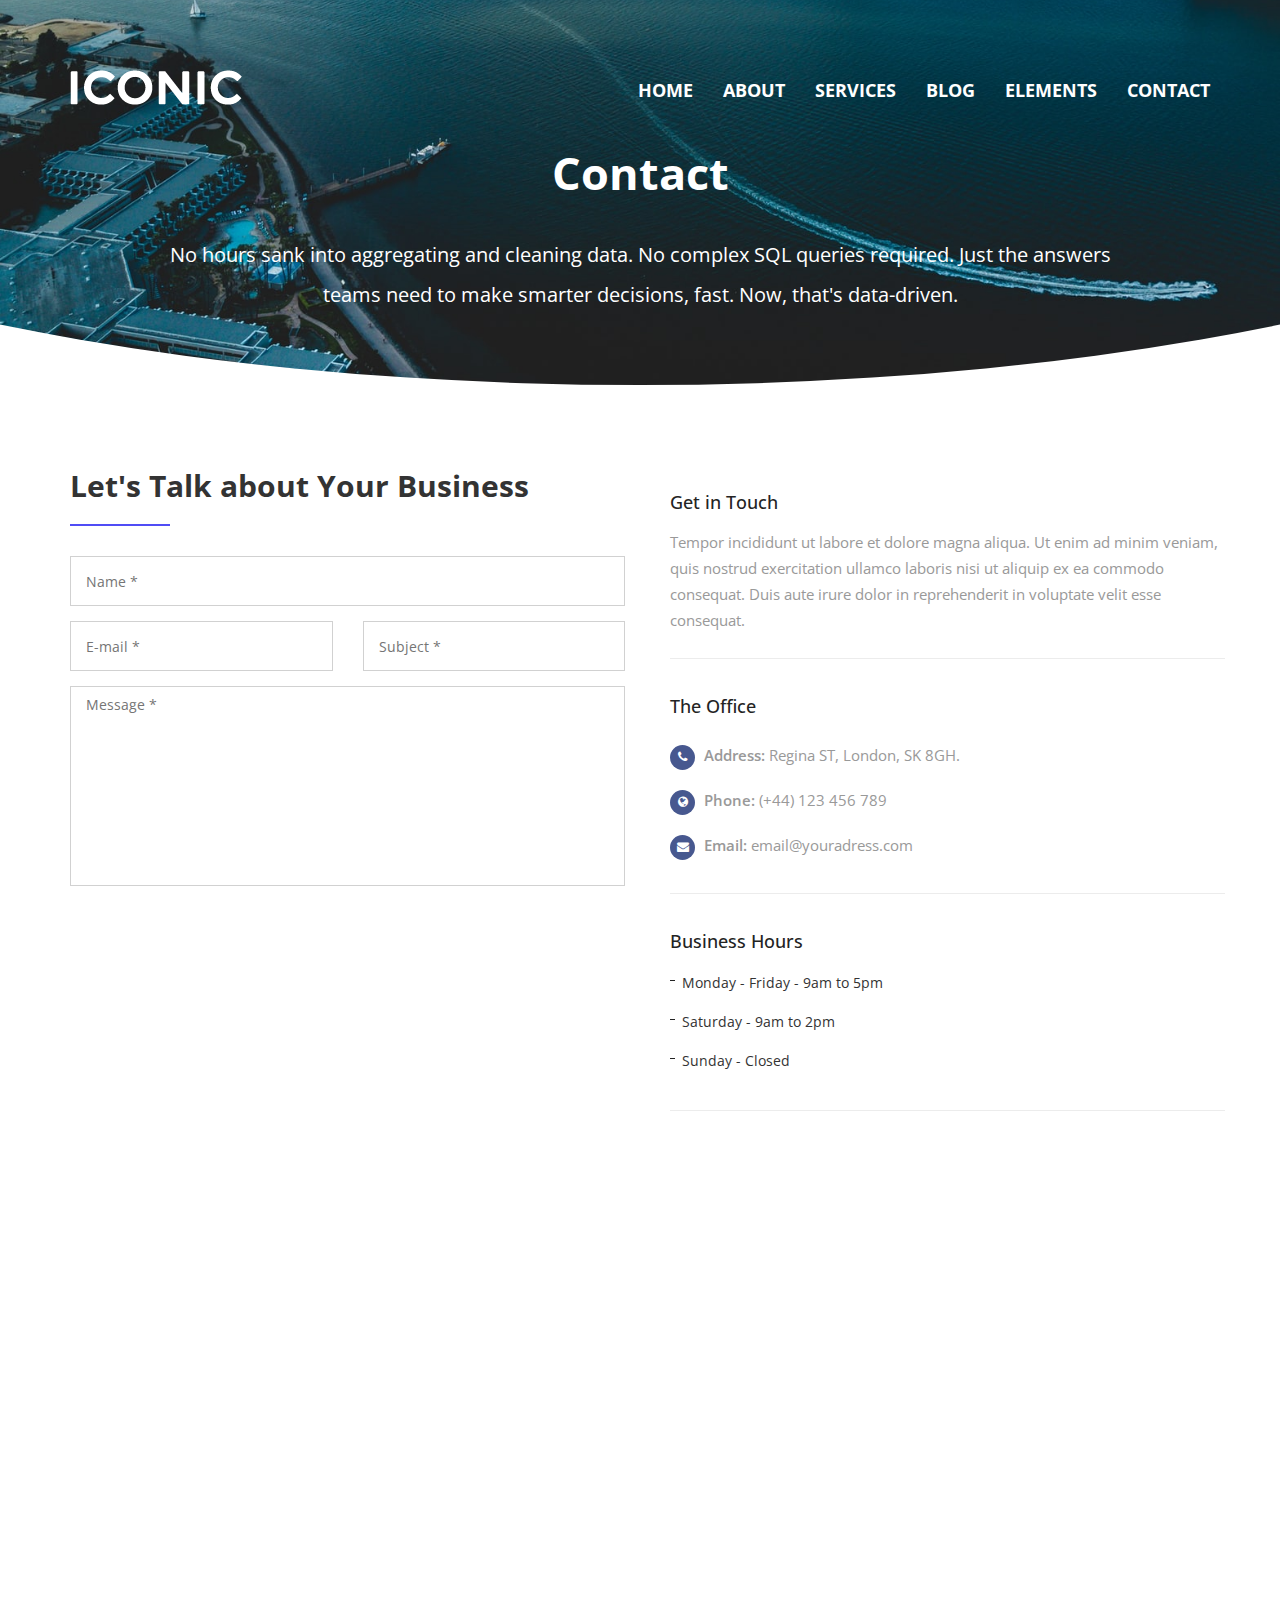
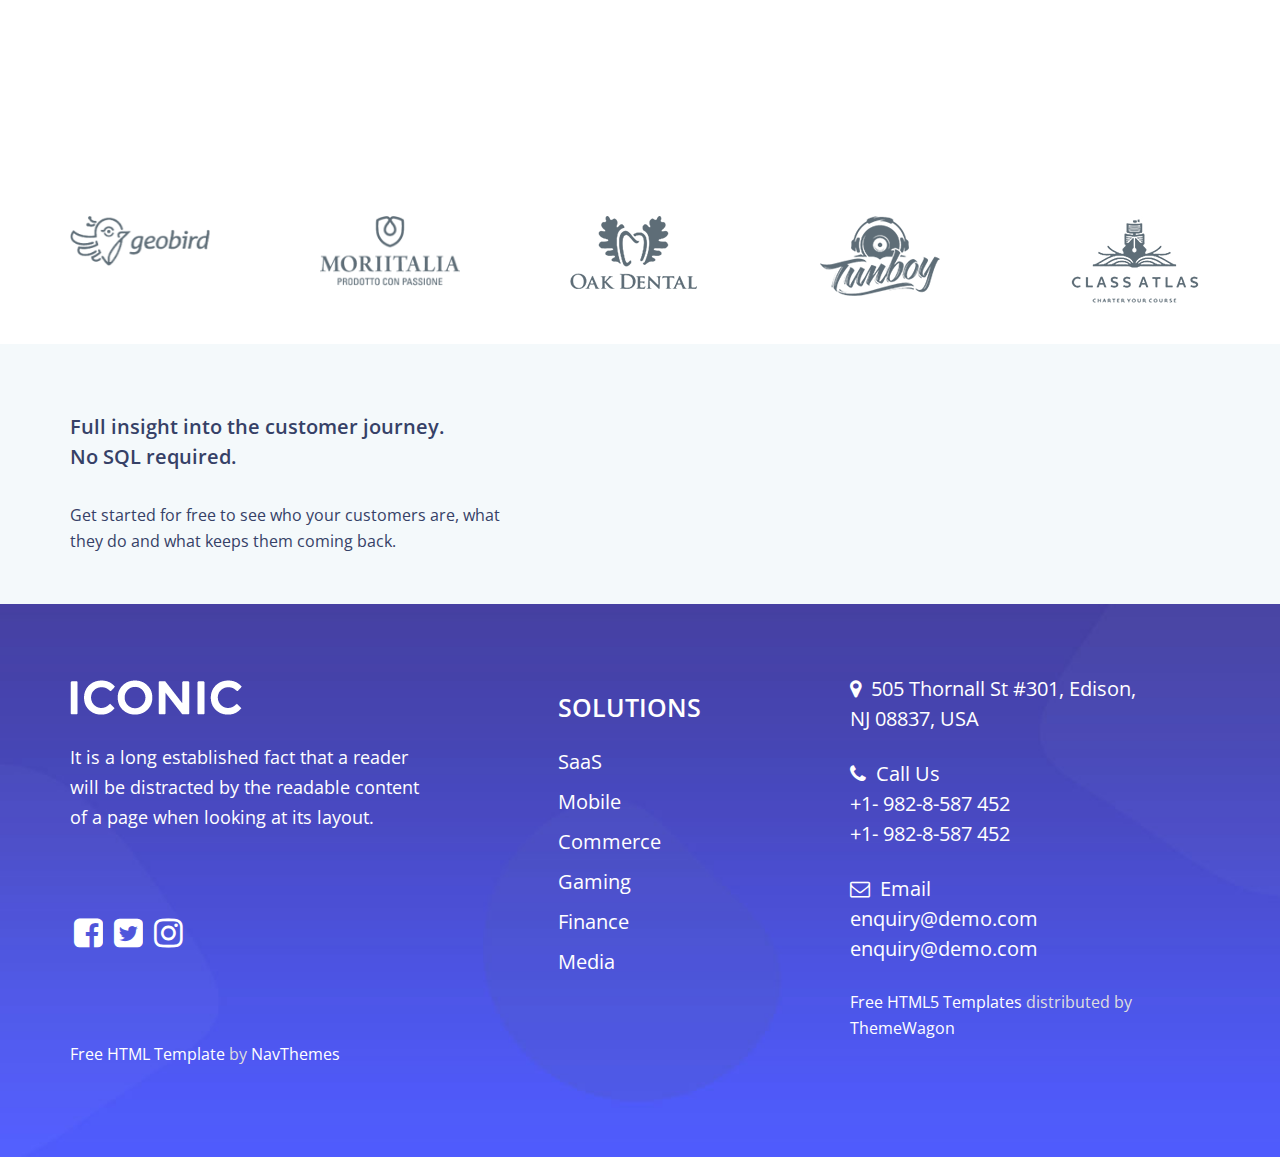
<file: contact.html>
<!DOCTYPE html>
<html lang="en">
   <head>
      <meta charset="utf-8">
      <meta http-equiv="X-UA-Compatible" content="IE=edge">
      <meta name="viewport" content="width=device-width, initial-scale=1">
      <title>Contact Page  </title>
      <!-- Favicon -->
      <link rel="icon" href="assets/images/favicon.png" type="image/x-icon" />
      <!-- Bootstrap CSS -->
      <link href="assets/css/bootstrap.min.css" rel="stylesheet">
      <!-- Animate CSS -->
      <link href="assets/vendors/animate/animate.css" rel="stylesheet">
      <!-- Icon CSS-->
      <link rel="stylesheet" href="assets/vendors/font-awesome/css/font-awesome.min.css">
     
    
      <!-- Owlcarousel CSS-->
      <link rel="stylesheet" type="text/css" href="assets/vendors/owl_carousel/owl.carousel.css" media="all">
      <!--Template Styles CSS-->
      <link rel="stylesheet" type="text/css" href="assets/css/style.css" media="all" />
      <link href="https://fonts.googleapis.com/css?family=Open+Sans:400,400i,600,600i,700,700i,800,800i&amp;subset=cyrillic,cyrillic-ext,greek,greek-ext,latin-ext,vietnamese" rel="stylesheet">
   </head>
   <body>
      <div class="bg-all">
      <div class="bg-banner-img clip-ellipse">
           <div class="ovrllay">
           
         <!-- Header_Area -->
         <nav class="navbar navbar-default header_aera affix-top pb-0" >
            <div class="container m-s">
               <!-- Brand and toggle get grouped for better mobile display -->
               <div class="col-md-4 p0">
                  <div class="navbar-header">
                     <button type="button" class="navbar-toggle collapsed" data-toggle="collapse" data-target="#min_navbar">
                     <span class="sr-only">Toggle navigation</span>
                     <span class="icon-bar"></span>
                     <span class="icon-bar"></span>
                     <span class="icon-bar"></span>
                     </button>
                     <a class="navbar-brand logo-biss" href="index.html"> <img src="assets/images/logo_img.png">
                     </a>
                  </div>
               </div>
               <!-- Collect the nav links, forms, and other content for toggling -->
               <div class="col-md-8 p0">
                  <div class="collapse navbar-collapse" id="min_navbar">
                    <ul class="nav navbar-nav navbar-right">
                        <li class="dropdown submenu">
                           <a href="index.html" class="">Home</a>
                        </li>
                         <li class="dropdown submenu">
                           <a href="about.html" class="">About</a>
                        </li>
                        <li class="dropdown submenu">
                           <a href="services.html" class=""> Services</a>
                        </li>
                        <li class="dropdown submenu">
                           <a href="blog.html" class="">Blog</a>
                        </li>
                        <li class="dropdown submenu">
                           <a href="elements.html" class="">Elements</a>
                        </li>
                        <li class="dropdown submenu">
                           <a href="contact.html" class="">Contact</a>
                        </li>
                     </ul>
                  </div>
                  <!-- /.navbar-collapse -->
               </div>
            </div>
            <!-- /.container -->
         </nav>
         <!-- End Header_Area -->
         <!-- #banner start -->
         <section id="banner" class="pt-0">
            <div class="container ">
               <div class="row wow fadeInUp">
                  <!-- #banner-text start -->            
                  <div id="banner-text" class="col-md-12 text-c text-center ">
                     <h5 class="wow fadeInUp main-h" data-wow-delay="0.2s" >Contact</h5>
                     <p class="banner-text wow fadeInUp main-h3" data-wow-delay="0.8s">No hours sank into aggregating and cleaning data. No complex SQL queries required. Just the answers <br> teams need to make smarter decisions, fast. Now, that's data-driven.</p>
                  </div>
                  <!-- /#banner-text End -->
               </div>
            </div>
         </section>
      </div>
    </div>
      <!-- /#banner end -->
      <!-- #contact  Area start -->
     <section>
    <div class="container">
        <div class="row">
            <div class="col-lg-6">
                <div class="section-heading left">
                    <h4>Let's Talk about Your Business</h4></div>
                <div class="contact-form-box margin-30px-top">
                    <div class="no-margin-lr" id="success-contact-form" style="display: none;"></div>
                    <form id="contactForm" method="post" class="contact-form" action="sendemail.php">
                        <div class="row">
                            <div class="col-md-12">
                                <input type="text" class="medium-input" maxlength="50" placeholder="Name *" required="required" id="name" name="name">
                            </div>
                            <div class="col-xs-12 col-sm-6 col-md-6">
                                <input type="email" class="medium-input" maxlength="70" placeholder="E-mail *" required="required" id="email" name="email">
                            </div>
                            <div class="col-xs-12 col-sm-6 col-md-6">
                                <input type="text" class="medium-input" maxlength="70" placeholder="Subject *" required="required" id="subject" name="subject">
                            </div>
                            <div class="col-md-12">
                                <textarea class="medium-textarea" rows="12" maxlength="1000" placeholder="Message *" required="required" id="message" name="message"></textarea>
                            </div>
                            <div class="col-md-12 sm-margin-30px-bottom">
                                <div class="top-contact wow fadeInRight text-left" style="visibility: visible; animation-name: fadeInRight;">
                           <a type="submit" id="#services" href="#services" class="btn btn-primary wow fadeInUp  js-scroll-trigger" data-wow-delay="1s" style="visibility: visible; animation-delay: 1s; animation-name: fadeInUp;">Send Message</a>
                        </div>
                            </div>
                        </div>
                    </form>
                </div>
            </div>
            <div class="col-lg-6">
                <div class="contact-info-box padding-30px-left sm-no-padding">
                    <div class="row">
                        <div class="col-12">
                            <div class="contact-info-section no-padding-top margin-10px-top">
                                <h4>Get in Touch</h4>
                                <p> Tempor incididunt ut labore et dolore magna aliqua. Ut enim ad minim veniam, quis nostrud exercitation ullamco laboris nisi ut aliquip ex ea commodo consequat. Duis aute irure dolor in reprehenderit in voluptate velit esse consequat.</p>
                            </div>
                        </div>
                        <div class="col-12">
                            <div class="contact-info-section">
                                <h4>The Office</h4>
                                <ul class="list-style-1 no-margin-bottom">
                                    <li>
                                        <p><i class="fa fa-phone text-center"></i> <strong>Address:</strong> Regina ST, London, SK 8GH.</p>
                                    </li>
                                    <li>
                                        <p><i class="fa fa-globe text-center"></i> <strong>Phone:</strong> (+44) 123 456 789</p>
                                    </li>
                                    <li>
                                        <p><i class="fa fa-envelope text-center"></i> <strong>Email:</strong> <a href="javascript:void(0)" class="email_color_site">email@youradress.com</a></p>
                                    </li>
                                </ul>
                            </div>
                        </div>
                        <div class="col-12">
                            <div class="contact-info-section border-none no-padding-bottom no-margin-bottom">
                                <h4>Business Hours</h4>
                                <ul class="list-style-2">
                                    <li>Monday - Friday - 9am to 5pm</li>
                                    <li>Saturday - 9am to 2pm</li>
                                    <li>Sunday - Closed</li>
                                </ul>
                            </div>
                        </div>
                    </div>
                </div>
            </div>
        </div>
    </div>
</section>
   <!-- #contact  Area End -->



 <!--#Our maps  start -->
<section class="py_map_40">
   <div class="container-fluid p0">
      <div id="contatti" class=" maps">
                        <iframe src="https://www.google.com/maps/embed?pb=!1m14!1m8!1m3!1d11880.492291371422!2d12.4922309!3d41.8902102!3m2!1i1024!2i768!4f13.1!3m3!1m2!1s0x0%3A0x28f1c82e908503c4!2sColosseo!5e0!3m2!1sit!2sit!4v1524815927977" frameborder="0" style="border:0" allowfullscreen=""></iframe>
                     </div>
   </div>
</section>

  <!--#End maps   -->


   <!--#Our Partners start -->
<div class="our_partners_area py-45">
            <div class="container">
              
               <!--#Our Partners assets/images start -->
               <div class="partners  pt-0 p0wow fadeInUp">
                  <div class="item"><img src="assets/images/client_logo/client_logo-1.png" alt=""></div>
                  <div class="item"><img src="assets/images/client_logo/client_logo-2.png" alt=""></div>
                  <div class="item"><img src="assets/images/client_logo/client_logo-3.png" alt=""></div>
                  <div class="item"><img src="assets/images/client_logo/client_logo-4.png" alt=""></div>
                  <div class="item"><img src="assets/images/client_logo/client_logo-5.png" alt=""></div>
               </div>
               <!--#End Our Partners assets/images -->
              
            </div>
         </div>
      <!--#End Our Partners Area -->


      <!--#End contact-text  --> 
       <!--#start Our testimonial Area -->
    <div class="our_partners_area bg-grediunt">
         <div class="book_now_aera ">
            <div class="container">
               <div class="row book_now">
                  <div class="col-md-5 booking_text">
                     <h4>Full insight into the customer journey.<br>
                        No SQL required.
                     </h4>
                     <p>Get started for free to see who your customers are, what they do and what keeps them coming back.</p>
                  </div>
                  <div class="col-md-7 p0 book_bottun">
                     <div class="col-md-7">
                        
                     </div>
                     <div class="col-md-5">
                        <div class="top-banner wow fadeInRight text-left" style="visibility: visible; animation-name: fadeInRight;">
                           <a id="#services" href="contact.html" class="btn btn-primary wow fadeInUp  js-scroll-trigger" data-wow-delay="1s" style="visibility: visible; animation-delay: 1s; animation-name: fadeInUp;">CONTACT SALES</a>
                        </div>
                     </div>
                  </div>
               </div>
            </div>
         </div>
      </div>
         <!--#End Our testimonial Area -->
      <!--#start Our footer Area -->
      <div class="our_footer_area">
         <div class="book_now_aera ">
            <div class="container">
               <div class="row book_now">
                  <div class="col-md-4">
                     <div class="">
                        <a class=" logo-biss" href="index.html"> <img src="assets/images/logo_img.png"></a>
                     </div>
                     <p class="footer-h">It is a long established fact that a reader will be distracted by the readable content of a page when looking at its layout.</p>
                     <div class="bigpixi-footer-social">
                        <a href="" target="_blank"><i id="social-fb" class="fa fa-facebook-square fa-3x social"></i></a>
                        <a href="" target="_blank"><i id="social-tw" class="fa fa-twitter-square fa-3x social"></i></a>
                        <a href="" target="_blank"><i id="social-em" class="fa fa-instagram fa-3x social"></i></a>
                     </div>
                  </div>
                  <div class="col-md-1 ">
                  </div>
                  <div class="col-md-3">
                     <h2 class="footer-top">SOLUTIONS </h2>
                     <ul class="footer-menu">
                        <li><a href=""> SaaS    </a></li>
                        <li><a href=""> Mobile  </a> </li>
                        <li><a href="">Commerce    </a> </li>
                        <li><a href="">    Gaming    </a> </li>
                        <li><a href="">   Finance   </a> </li>
                        <li><a href="">         Media   </a></li>
                     </ul>
                  </div>
                  <div class="col-md-4">
                     <ul class="location">
                        <li class="footer-left-h"><i class="fa fa-map-marker"></i>505 Thornall St #301, Edison, <br>NJ 08837, USA</li>
                        <li class="footer-left-h"><i class="fa fa-phone"></i>Call Us <br>+1- 982-8-587 452
                           <br>+1- 982-8-587 452
                        </li>
                        <li class="footer-left-h"><i class="fa fa-envelope-o"></i>Email<br>
                           <a href=""> enquiry@demo.com </a></br><a href=""> enquiry@demo.com </a>
                        </li>
                        <p class="color-gray">  
                           <a href="https://themewagon.com/theme_tag/free/">Free HTML5 Templates</a> distributed by <a href="https://themewagon.com/">ThemeWagon</a> 
                        </p>
                     </ul>
                  </div>
                   <div class="col-md-12">
                    <p class="color-gray">  <a href="https://www.navthemes.com/free-html-templates/">Free HTML Template</a> by <a href="https://www.navthemes.com">NavThemes </a> </p>
                  </div>
               </div>
            </div>
         </div>
      </div>
      <!--#End Our footer Area -->
      <!-- jQuery JS -->
      <script src="assets/js/jquery-1.12.0.min.js"></script>
       <script src="assets/vendors/popup/lightbox.min.js"></script>
      <!-- Bootstrap JS -->
      <script src="assets/js/bootstrap.min.js"></script>
      <!-- Animate JS -->
      <script src="assets/vendors/animate/wow.min.js"></script>
     
      <script src="assets/vendors/owl_carousel/owl.carousel.min.js"></script>
     
      <!-- Theme JS -->
      <script src="assets/js/theme.min.js"></script>
   </body>
</html>
</file>
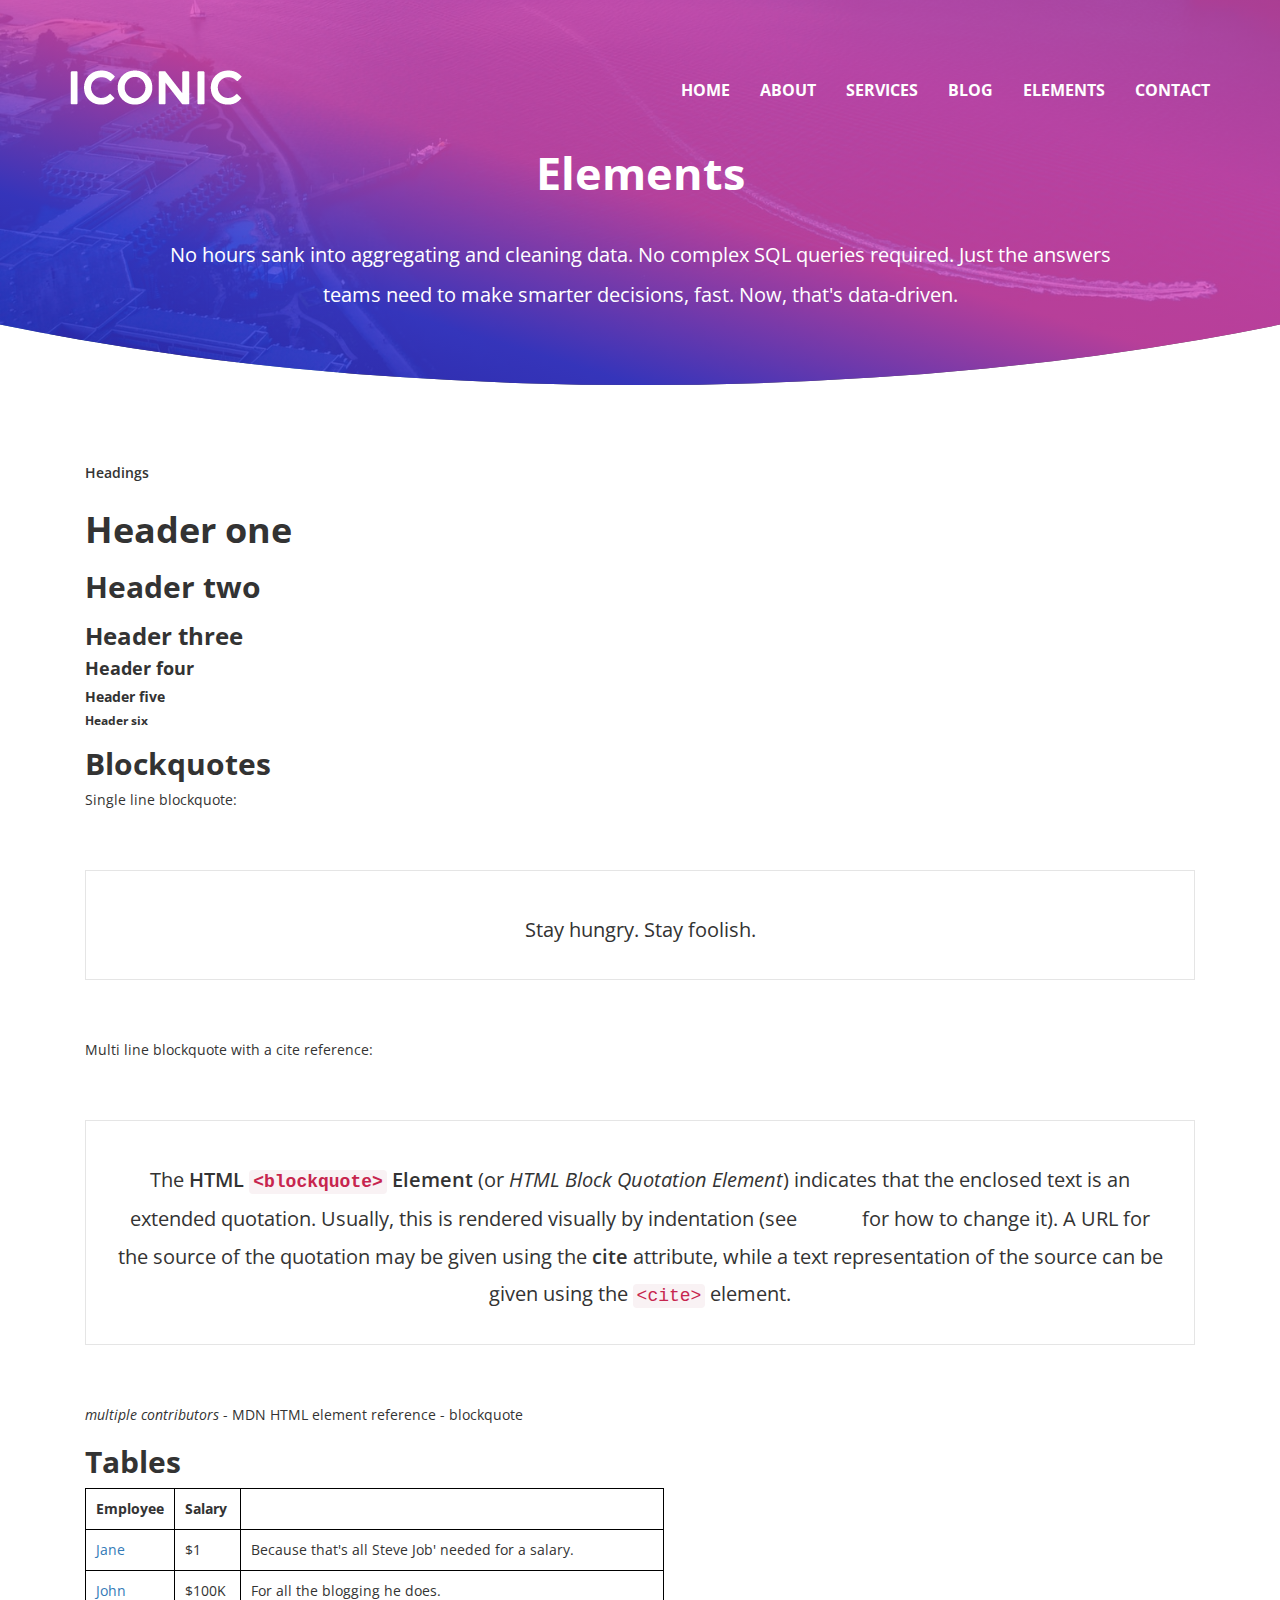
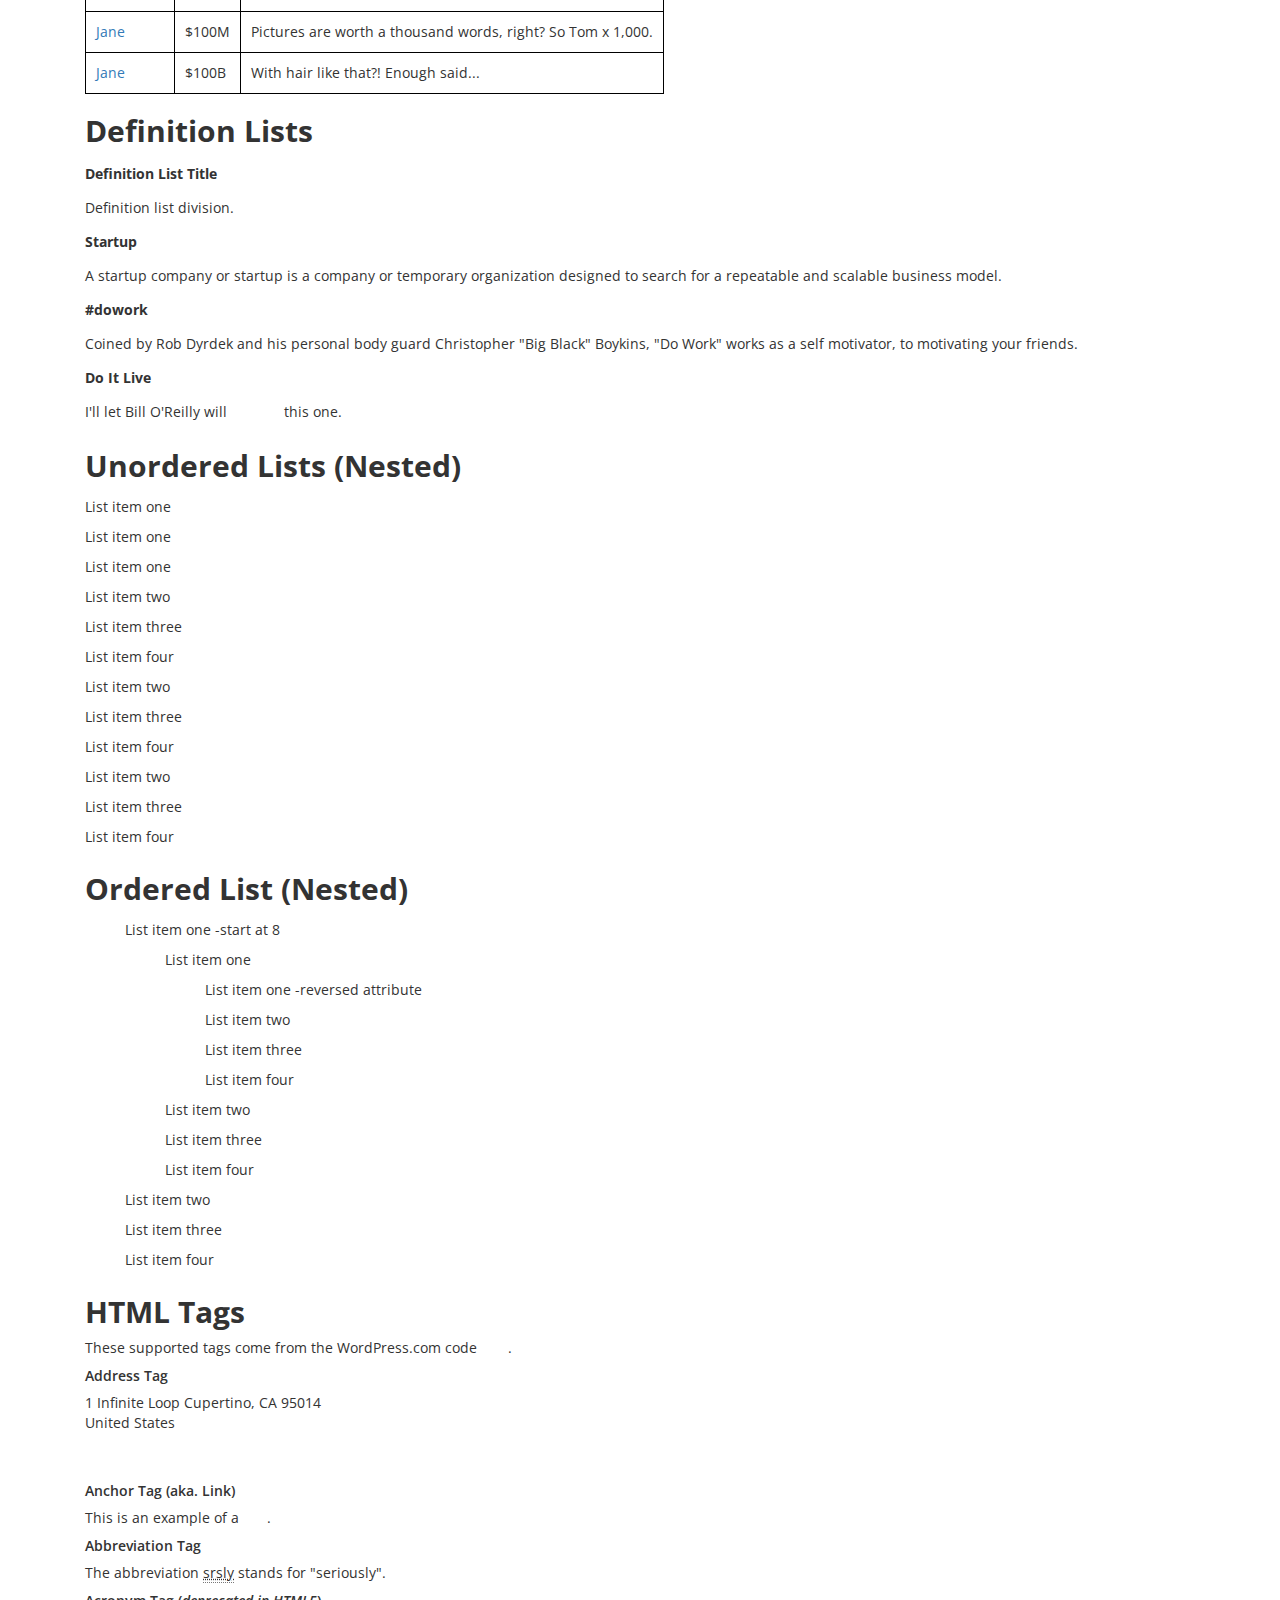
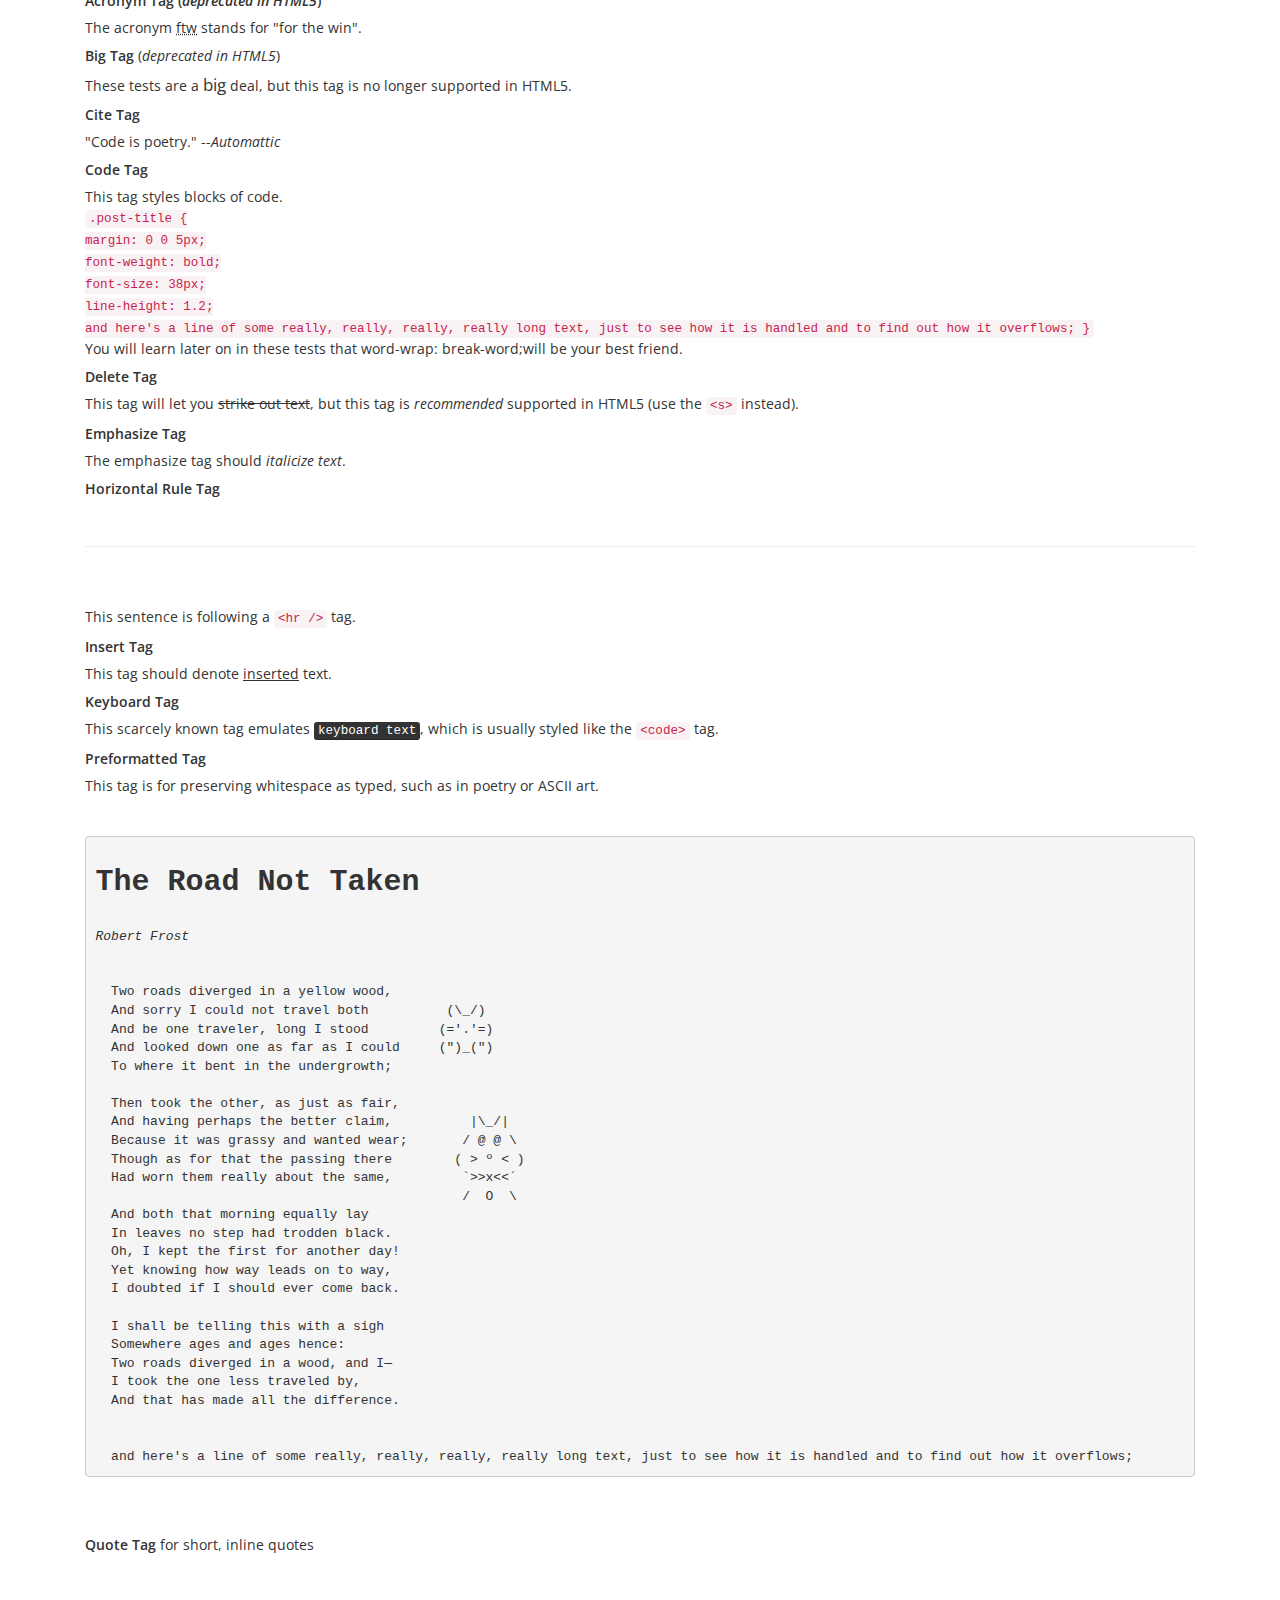
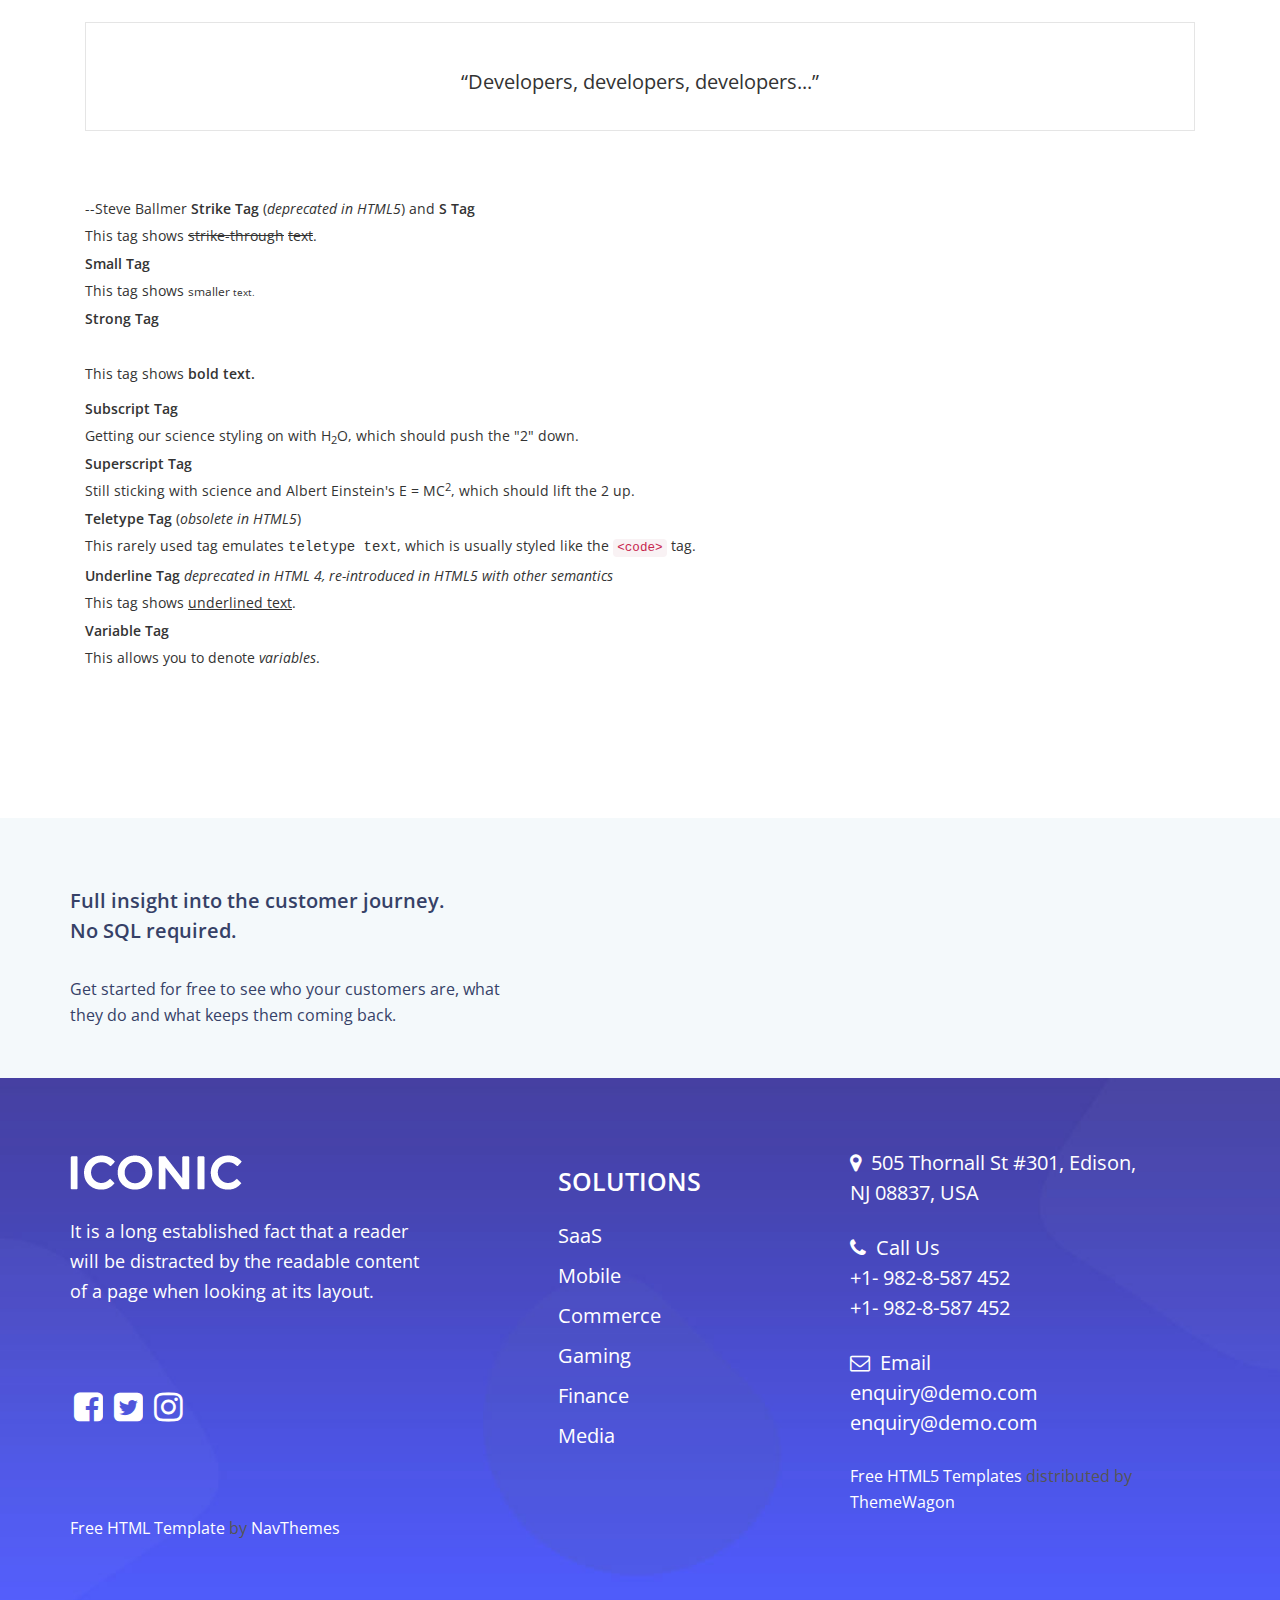
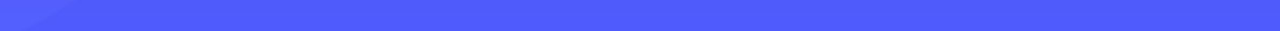
<file: elements.html>
<!DOCTYPE html>
<html lang="en">
   <head>
      <meta charset="utf-8">
      <meta http-equiv="X-UA-Compatible" content="IE=edge">
      <meta name="viewport" content="width=device-width, initial-scale=1">
      <title> Elements page </title>
      <!-- Favicon -->
      <link rel="icon" href="assets/images/favicon.png" type="image/x-icon" />
      <!-- Bootstrap CSS -->
      <link href="assets/css/bootstrap.min.css" rel="stylesheet">
      <!-- Animate CSS -->
      <link href="assets/vendors/animate/animate.css" rel="stylesheet">
      <!-- I00con CSS-->
      <link rel="stylesheet" href="assets/vendors/font-awesome/css/font-awesome.min.css">
      <!-- Owlcarousel CSS-->
      <link rel="stylesheet" type="text/css" href="assets/vendors/owl_carousel/owl.carousel.css" media="all">
      <!--Template Styles CSS-->
      <link rel="stylesheet" type="text/css" href="assets/css/style.min.css" media="all" />
      <link href="https://fonts.googleapis.com/css?family=Open+Sans:400,400i,600,600i,700,700i,800,800i&amp;subset=cyrillic,cyrillic-ext,greek,greek-ext,latin-ext,vietnamese" rel="stylesheet">
   </head>
   <body>
    
      <div class="bg-banner-img clip-ellipse">
            <div class="ovrllay">
           
         <!-- Header_Area -->
         <nav class="navbar navbar-default header_aera affix-top pb-0">
            <div class="container m-s">
               <!-- Brand and toggle get grouped for better mobile display -->
               <div class="col-md-4 p0">
                  <div class="navbar-header">
                     <button type="button" class="navbar-toggle collapsed" data-toggle="collapse" data-target="#min_navbar">
                     <span class="sr-only">Toggle navigation</span>
                     <span class="icon-bar"></span>
                     <span class="icon-bar"></span>
                     <span class="icon-bar"></span>
                     </button>
                     <a class="navbar-brand logo-biss" href="index.html"><img src="assets/images/logo_img.png"></a>
                  </div>
               </div>
               <!-- Collect the nav links, forms, and other content for toggling -->
               <div class="col-md-8 p0">
                  <div class="collapse navbar-collapse" id="min_navbar">
                     <ul class="nav navbar-nav navbar-right">
                        <li class="dropdown submenu">
                           <a href="index.html" class="">Home</a>
                        </li>
                         <li class="dropdown submenu">
                           <a href="about.html" class="">About</a>
                        </li>
                        <li class="dropdown submenu">
                           <a href="services.html" class=""> Services</a>
                        </li>
                        <li class="dropdown submenu">
                           <a href="blog.html" class="">Blog</a>
                        </li>
                        <li class="dropdown submenu">
                           <a href="elements.html" class="">Elements</a>
                        </li>
                        <li class="dropdown submenu">
                           <a href="contact.html" class="">Contact</a>
                        </li>
                      
                     </ul>
                  </div>
                  <!-- /.navbar-collapse -->
               </div>
            </div>
            <!-- /.container -->
         </nav>
         <!-- End Header_Area -->
         <!-- #banner start -->
         <section id="banner" class=" pt-0">
            <div class="container ">
               <div class="row">
                  <!-- #banner-text start -->            
                  <div id="banner-text" class="col-md-12 text-c text-center ">
                     <h5 class="wow fadeInUp main-h" data-wow-delay="0.2s" >Elements</h5>
                     <p class="banner-text wow fadeInUp main-h3" data-wow-delay="0.8s">No hours sank into aggregating and cleaning data. No complex SQL queries required. Just the answers <br> teams need to make smarter decisions, fast. Now, that's data-driven.</p>
                  </div>
                  <!-- /#banner-text End -->
               </div>
            </div>
         </section>
      </div>
   </div>
  
      <!-- /#banner end -->
      <!-- #About Us Area start -->
      
      <section>
            <div class="container">
               <div class="row my_0">
                  <div class="col-md-12">
                  <strong>Headings</strong>
                  <h1>Header one</h1>
                  <h2>Header two</h2>
                  <h3>Header three</h3>
                  <h4>Header four</h4>
                  <h5>Header five</h5>
                  <h6>Header six</h6>
                  <h2>Blockquotes</h2>
                  Single line blockquote:
                  <blockquote>Stay hungry. Stay foolish.</blockquote>
                  Multi line blockquote with a cite reference:
                  <blockquote cite="https://developer.mozilla.org/en-US/docs/Web/HTML/Element/blockquote">The <strong>HTML <code>&lt;blockquote&gt;</code> Element</strong> (or <em>HTML Block Quotation Element</em>) indicates that the enclosed text is an extended quotation. Usually, this is rendered visually by indentation (see <a href="https://developer.mozilla.org/en-US/docs/HTML/Element/blockquote#Notes">Notes</a> for how to change it). A URL for the source of the quotation may be given using the <strong>cite</strong> attribute, while a text representation of the source can be given using the <a title="The HTML Citation Element <cite> represents a reference to a creative work. It must include the title of a work or a URL reference, which may be in an abbreviated form according to the conventions used for the addition of citation metadata." href="https://developer.mozilla.org/en-US/docs/Web/HTML/Element/cite"><code>&lt;cite&gt;</code></a> element.</blockquote>
                  <cite>multiple contributors</cite> - MDN HTML element reference - blockquote
                  <h2>Tables</h2>
                  <table>
                     <tbody>
                        <tr>
                           <th>Employee</th>
                           <th class="views">Salary</th>
                           <th></th>
                        </tr>
                        <tr class="odd">
                           <td><a href="http://example.com/">Jane</a></td>
                           <td>$1</td>
                           <td>Because that's all Steve Job' needed for a salary.</td>
                        </tr>
                        <tr class="even">
                           <td><a href="http://example.com">John</a></td>
                           <td>$100K</td>
                           <td>For all the blogging he does.</td>
                        </tr>
                        <tr class="odd">
                           <td><a href="http://example.com/">Jane</a></td>
                           <td>$100M</td>
                           <td>Pictures are worth a thousand words, right? So Tom x 1,000.</td>
                        </tr>
                        <tr class="even">
                           <td><a href="http://example.com/">Jane</a></td>
                           <td>$100B</td>
                           <td>With hair like that?! Enough said...</td>
                        </tr>
                     </tbody>
                  </table>
                  <h2>Definition Lists</h2>
                  <dl>
                     <dt>Definition List Title</dt>
                     <dd>Definition list division.</dd>
                     <dt>Startup</dt>
                     <dd>A startup company or startup is a company or temporary organization designed to search for a repeatable and scalable business model.</dd>
                     <dt>#dowork</dt>
                     <dd>Coined by Rob Dyrdek and his personal body guard Christopher "Big Black" Boykins, "Do Work" works as a self motivator, to motivating your friends.</dd>
                     <dt>Do It Live</dt>
                     <dd>I'll let Bill O'Reilly will <a title="We'll Do It Live" href="https://www.youtube.com/watch?v=O_HyZ5aW76c">explain</a> this one.</dd>
                  </dl>
                  <h2>Unordered Lists (Nested)</h2>
                  <ul>
                     <li>
                        List item one
                        <ul>
                           <li>
                              List item one
                              <ul>
                                 <li>List item one</li>
                                 <li>List item two</li>
                                 <li>List item three</li>
                                 <li>List item four</li>
                              </ul>
                           </li>
                           <li>List item two</li>
                           <li>List item three</li>
                           <li>List item four</li>
                        </ul>
                     </li>
                     <li>List item two</li>
                     <li>List item three</li>
                     <li>List item four</li>
                  </ul>
                  <h2>Ordered List (Nested)</h2>
                  <ol start="8">
                     <li>
                        List item one -start at 8
                        <ol>
                           <li>
                              List item one
                              <ol reversed="reversed">
                                 <li>List item one -reversed attribute</li>
                                 <li>List item two</li>
                                 <li>List item three</li>
                                 <li>List item four</li>
                              </ol>
                           </li>
                           <li>List item two</li>
                           <li>List item three</li>
                           <li>List item four</li>
                        </ol>
                     </li>
                     <li>List item two</li>
                     <li>List item three</li>
                     <li>List item four</li>
                  </ol>
                  <h2>HTML Tags</h2>
                  These supported tags come from the WordPress.com code <a title="Code" href="https://en.support.wordpress.com/code/">FAQ</a>.
                  <br>
                  <strong>Address Tag</strong>
                  <br>
                  <address>1 Infinite Loop
                     Cupertino, CA 95014<br>
                     United States
                  </address>
                  <br>
                  <strong>Anchor Tag (aka. Link)</strong><br>
                  This is an example of a <a title="WordPress Foundation" href="https://wordpressfoundation.org/">link</a>.
                  <br>
                  <strong>Abbreviation Tag</strong>
                  <br>
                  The abbreviation <abbr title="Seriously">srsly</abbr> stands for "seriously".
                  <br>
                  <strong>Acronym Tag (<em>deprecated in HTML5</em>)</strong>
                  <br>
                  The acronym <acronym title="For The Win">ftw</acronym> stands for "for the win".
                  <br>
                  <strong>Big Tag</strong> (<em>deprecated in HTML5</em>)
                  <br>
                  These tests are a <big>big</big> deal, but this tag is no longer supported in HTML5.
                  <br>
                  <strong>Cite Tag</strong>
                  <br>
                  "Code is poetry." --<cite>Automattic</cite>
                  <br>
                  <strong>Code Tag</strong>
                  <br>
                  This tag styles blocks of code.
                  <br>
                  <code>.post-title {<br>
                  margin: 0 0 5px;<br>
                  font-weight: bold;<br>
                  font-size: 38px;<br>
                  line-height: 1.2;<br>
                  and here's a line of some really, really, really, really long text, just to see how it is handled and to find out how it overflows;
                  }</code><br>
                  You will learn later on in these tests that word-wrap: break-word;will be your best friend.
                  <br>
                  <strong>Delete Tag</strong>
                  <br>
                  This tag will let you <del cite="deleted it">strike out text</del>, but this tag is <em>recommended</em> supported in HTML5 (use the <code>&lt;s&gt;</code> instead).<br>
                  <strong>Emphasize Tag</strong>
                  <br>
                  The emphasize tag should <em>italicize</em> <i>text</i>.
                  <br>
                  <strong>Horizontal Rule Tag</strong>
                  <br><br>
                  <hr>
                  <br><br>
                  This sentence is following a <code>&lt;hr /&gt;</code> tag.
                  <br>
                  <strong>Insert Tag</strong>
                  <br>
                  This tag should denote <ins cite="inserted it">inserted</ins> text.
                  <br>
                  <strong>Keyboard Tag</strong>
                  <br>
                  This scarcely known tag emulates <kbd>keyboard text</kbd>, which is usually styled like the <code>&lt;code&gt;</code> tag.
                  <br>
                  <strong>Preformatted Tag</strong>
                  <br>
                  This tag is for preserving whitespace as typed, such as in poetry or ASCII art.
                  <br>
                  <br>
                  <br>
                  <pre><h2>The Road Not Taken</h2>
<cite>Robert Frost</cite>


  Two roads diverged in a yellow wood,
  And sorry I could not travel both          (\_/)
  And be one traveler, long I stood         (='.'=)
  And looked down one as far as I could     (")_(")
  To where it bent in the undergrowth;

  Then took the other, as just as fair,
  And having perhaps the better claim,          |\_/|
  Because it was grassy and wanted wear;       / @ @ \
  Though as for that the passing there        ( &gt; º &lt; )
  Had worn them really about the same,         `&gt;&gt;x&lt;&lt;´
                                               /  O  \
  And both that morning equally lay
  In leaves no step had trodden black.
  Oh, I kept the first for another day!
  Yet knowing how way leads on to way,
  I doubted if I should ever come back.

  I shall be telling this with a sigh
  Somewhere ages and ages hence:
  Two roads diverged in a wood, and I—
  I took the one less traveled by,
  And that has made all the difference.


  and here's a line of some really, really, really, really long text, just to see how it is handled and to find out how it overflows;
</pre>
                  <br><br>
                  <strong>Quote Tag</strong> for short, inline quotes
                  <q>Developers, developers, developers...</q> --Steve Ballmer
                  <strong>Strike Tag</strong> (<em>deprecated in HTML5</em>) and <strong>S Tag</strong><br>
                  This tag shows <span style="text-decoration: line-through;">strike-through</span> <s>text</s>.<br>
                  <strong>Small Tag</strong><br>
                  This tag shows <small>smaller<small> text.</small></small><br>
                  <strong>Strong Tag</strong><br><br>
                  This tag shows <strong>bold<strong> text.</strong></strong><br>
                  <strong>Subscript Tag</strong><br>
                  Getting our science styling on with H<sub>2</sub>O, which should push the "2" down.
                  <br>
                  <strong>Superscript Tag</strong>
                  <br>
                  Still sticking with science and Albert Einstein's E = MC<sup>2</sup>, which should lift the 2 up.
                  <br>
                  <strong>Teletype Tag </strong>(<em>obsolete in HTML5</em>)
                  <br>
                  This rarely used tag emulates <tt>teletype text</tt>, which is usually styled like the <code>&lt;code&gt;</code> tag.
                  <br>
                  <strong>Underline Tag</strong> <em>deprecated in HTML 4, re-introduced in HTML5 with other semantics</em>
                  <br>
                  This tag shows <u>underlined text</u>.
                  <br>
                  <strong>Variable Tag</strong>
                  <br>
                  This allows you to denote <var>variables</var>.
                  <br><br><br><br><br>
               </div>
            </div>
            </div>
      </section>
    




      <div class="our_partners_area bg-grediunt">
         <div class="book_now_aera ">
            <div class="container">
               <div class="row book_now">
                  <div class="col-md-5 booking_text">
                     <h4>Full insight into the customer journey.<br>
                        No SQL required.
                     </h4>
                     <p>Get started for free to see who your customers are, what they do and what keeps them coming back.</p>
                  </div>
                  <div class="col-md-7 p0 book_bottun">
                     <div class="col-md-7">
                       
                     </div>
                     <div class="col-md-5">
                        <div class="top-banner wow fadeInRight text-left" style="visibility: visible; animation-name: fadeInRight;">
                           <a id="#services" href="contact.html" class="btn btn-primary  wow fadeInUp  js-scroll-trigger" data-wow-delay="1s" style="visibility: visible; animation-delay: 1s; animation-name: fadeInUp;">CONTACT SALES</a>
                        </div>
                     </div>
                  </div>
               </div>
            </div>
         </div>
      </div>
      <!--#start Our footer Area -->
      <div class="our_footer_area">
         <div class="book_now_aera ">
            <div class="container">
               <div class="row book_now">
                  <div class="col-md-4">
                     <div class="">
                        <a class=" logo-biss" href="index.html"> <img src="assets/images/logo_img.png"></a>
                     </div>
                     <p class="footer-h">It is a long established fact that a reader will be distracted by the readable content of a page when looking at its layout.</p>
                     <div class="bigpixi-footer-social">
                        <a href="" target="_blank"><i id="social-fb" class="fa fa-facebook-square fa-3x social"></i></a>
                        <a href="" target="_blank"><i id="social-tw" class="fa fa-twitter-square fa-3x social"></i></a>
                        <a href="" target="_blank"><i id="social-em" class="fa fa-instagram fa-3x social"></i></a>
                     </div>
                  </div>
                  <div class="col-md-1 ">
                  </div>
                  <div class="col-md-3">
                     <h2 class="footer-top">SOLUTIONS </h2>
                     <ul class="footer-menu">
                        <li><a href=""> SaaS    </a></li>
                        <li><a href=""> Mobile  </a> </li>
                        <li><a href="">Commerce    </a> </li>
                        <li><a href="">    Gaming    </a> </li>
                        <li><a href="">   Finance   </a> </li>
                        <li><a href="">         Media   </a></li>
                     </ul>
                  </div>
                  <div class="col-md-4">
                     <ul class="location">
                        <li class="footer-left-h"><i class="fa fa-map-marker"></i>505 Thornall St #301, Edison, <br>NJ 08837, USA</li>
                        <li class="footer-left-h"><i class="fa fa-phone"></i>Call Us <br>+1- 982-8-587 452
                           <br>+1- 982-8-587 452
                        </li>
                        <li class="footer-left-h"><i class="fa fa-envelope-o"></i>Email<br>
                           <a href=""> enquiry@demo.com </a></br><a href=""> enquiry@demo.com </a>
                        </li>
                        <p class="color-gray">  
                           <a href="https://themewagon.com/theme_tag/free/">Free HTML5 Templates</a> distributed by <a href="https://themewagon.com/">ThemeWagon</a> 
                        </p>
                     </ul>
                  </div>
                   <div class="col-md-12">
                    <p class="color-gray">  <a href="https://www.navthemes.com/free-html-templates/">Free HTML Template</a> by <a href="https://www.navthemes.com">NavThemes </a> </p>
                  </div>
               </div>
            </div>
         </div>
      </div>
      <!--#End Our footer Area -->
      <!-- jQuery JS -->
      <script src="assets/js/jquery-1.12.0.min.js"></script>
      <!-- Bootstrap JS -->
      <script src="assets/js/bootstrap.min.js"></script>
       <script src="assets/vendors/popup/lightbox.min.js"></script>
      <!-- Animate JS -->
      <script src="assets/vendors/animate/wow.min.js"></script>
      <!-- Owlcarousel JS -->
      <script src="assets/vendors/owl_carousel/owl.carousel.min.js"></script>
      <!-- Theme JS -->
      <script src="assets/js/theme.min.js"></script>
   </body>
</html>
</file>
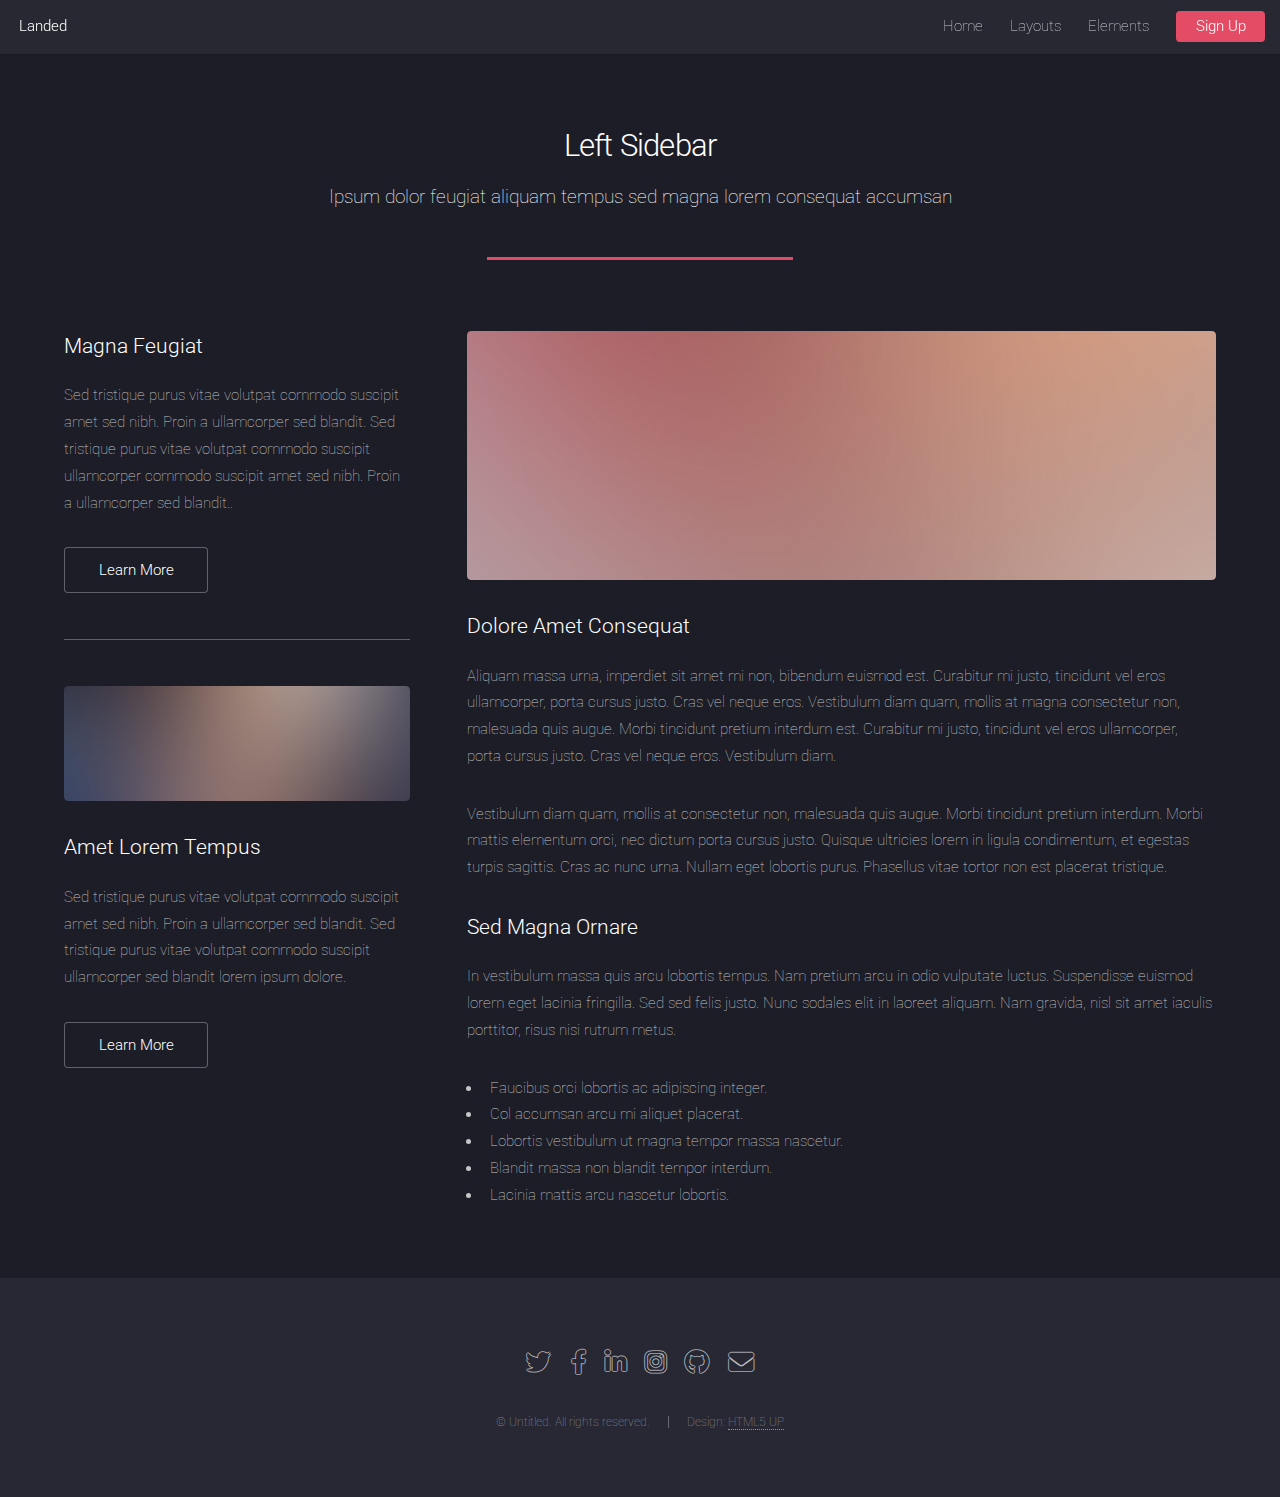
<file: left-sidebar.html>
<!DOCTYPE HTML>
<!--
	Landed by HTML5 UP
	html5up.net | @ajlkn
	Free for personal and commercial use under the CCA 3.0 license (html5up.net/license)
-->
<html>
	<head>
		<title>Left Sidebar - Landed by HTML5 UP</title>
		<meta charset="utf-8" />
		<meta name="viewport" content="width=device-width, initial-scale=1, user-scalable=no" />
		<link rel="stylesheet" href="assets/css/main.css" />
		<noscript><link rel="stylesheet" href="assets/css/noscript.css" /></noscript>
	</head>
	<body class="is-preload">
		<div id="page-wrapper">

			<!-- Header -->
				<header id="header">
					<h1 id="logo"><a href="index.html">Landed</a></h1>
					<nav id="nav">
						<ul>
							<li><a href="index.html">Home</a></li>
							<li>
								<a href="#">Layouts</a>
								<ul>
									<li><a href="left-sidebar.html">Left Sidebar</a></li>
									<li><a href="right-sidebar.html">Right Sidebar</a></li>
									<li><a href="no-sidebar.html">No Sidebar</a></li>
									<li>
										<a href="#">Submenu</a>
										<ul>
											<li><a href="#">Option 1</a></li>
											<li><a href="#">Option 2</a></li>
											<li><a href="#">Option 3</a></li>
											<li><a href="#">Option 4</a></li>
										</ul>
									</li>
								</ul>
							</li>
							<li><a href="elements.html">Elements</a></li>
							<li><a href="#" class="button primary">Sign Up</a></li>
						</ul>
					</nav>
				</header>

			<!-- Main -->
				<div id="main" class="wrapper style1">
					<div class="container">
						<header class="major">
							<h2>Left Sidebar</h2>
							<p>Ipsum dolor feugiat aliquam tempus sed magna lorem consequat accumsan</p>
						</header>
						<div class="row gtr-150">
							<div class="col-4 col-12-medium">

								<!-- Sidebar -->
									<section id="sidebar">
										<section>
											<h3>Magna Feugiat</h3>
											<p>Sed tristique purus vitae volutpat commodo suscipit amet sed nibh. Proin a ullamcorper sed blandit. Sed tristique purus vitae volutpat commodo suscipit ullamcorper commodo suscipit amet sed nibh. Proin a ullamcorper sed blandit..</p>
											<footer>
												<ul class="actions">
													<li><a href="#" class="button">Learn More</a></li>
												</ul>
											</footer>
										</section>
										<hr />
										<section>
											<a href="#" class="image fit"><img src="images/pic06.jpg" alt="" /></a>
											<h3>Amet Lorem Tempus</h3>
											<p>Sed tristique purus vitae volutpat commodo suscipit amet sed nibh. Proin a ullamcorper sed blandit. Sed tristique purus vitae volutpat commodo suscipit ullamcorper sed blandit lorem ipsum dolore.</p>
											<footer>
												<ul class="actions">
													<li><a href="#" class="button">Learn More</a></li>
												</ul>
											</footer>
										</section>
									</section>

							</div>
							<div class="col-8 col-12-medium imp-medium">

								<!-- Content -->
									<section id="content">
										<a href="#" class="image fit"><img src="images/pic05.jpg" alt="" /></a>
										<h3>Dolore Amet Consequat</h3>
										<p>Aliquam massa urna, imperdiet sit amet mi non, bibendum euismod est. Curabitur mi justo, tincidunt vel eros ullamcorper, porta cursus justo. Cras vel neque eros. Vestibulum diam quam, mollis at magna consectetur non, malesuada quis augue. Morbi tincidunt pretium interdum est. Curabitur mi justo, tincidunt vel eros ullamcorper, porta cursus justo. Cras vel neque eros. Vestibulum diam.</p>
										<p>Vestibulum diam quam, mollis at consectetur non, malesuada quis augue. Morbi tincidunt pretium interdum. Morbi mattis elementum orci, nec dictum porta cursus justo. Quisque ultricies lorem in ligula condimentum, et egestas turpis sagittis. Cras ac nunc urna. Nullam eget lobortis purus. Phasellus vitae tortor non est placerat tristique.</p>
										<h3>Sed Magna Ornare</h3>
										<p>In vestibulum massa quis arcu lobortis tempus. Nam pretium arcu in odio vulputate luctus. Suspendisse euismod lorem eget lacinia fringilla. Sed sed felis justo. Nunc sodales elit in laoreet aliquam. Nam gravida, nisl sit amet iaculis porttitor, risus nisi rutrum metus.</p>
										<ul>
											<li>Faucibus orci lobortis ac adipiscing integer.</li>
											<li>Col accumsan arcu mi aliquet placerat.</li>
											<li>Lobortis vestibulum ut magna tempor massa nascetur.</li>
											<li>Blandit massa non blandit tempor interdum.</li>
											<li>Lacinia mattis arcu nascetur lobortis.</li>
										</ul>
									</section>

							</div>
						</div>
					</div>
				</div>

			<!-- Footer -->
				<footer id="footer">
					<ul class="icons">
						<li><a href="#" class="icon brands alt fa-twitter"><span class="label">Twitter</span></a></li>
						<li><a href="#" class="icon brands alt fa-facebook-f"><span class="label">Facebook</span></a></li>
						<li><a href="#" class="icon brands alt fa-linkedin-in"><span class="label">LinkedIn</span></a></li>
						<li><a href="#" class="icon brands alt fa-instagram"><span class="label">Instagram</span></a></li>
						<li><a href="#" class="icon brands alt fa-github"><span class="label">GitHub</span></a></li>
						<li><a href="#" class="icon solid alt fa-envelope"><span class="label">Email</span></a></li>
					</ul>
					<ul class="copyright">
						<li>&copy; Untitled. All rights reserved.</li><li>Design: <a href="http://html5up.net">HTML5 UP</a></li>
					</ul>
				</footer>

		</div>

		<!-- Scripts -->
			<script src="assets/js/jquery.min.js"></script>
			<script src="assets/js/jquery.scrolly.min.js"></script>
			<script src="assets/js/jquery.dropotron.min.js"></script>
			<script src="assets/js/jquery.scrollex.min.js"></script>
			<script src="assets/js/browser.min.js"></script>
			<script src="assets/js/breakpoints.min.js"></script>
			<script src="assets/js/util.js"></script>
			<script src="assets/js/main.js"></script>

	</body>
</html>
</file>
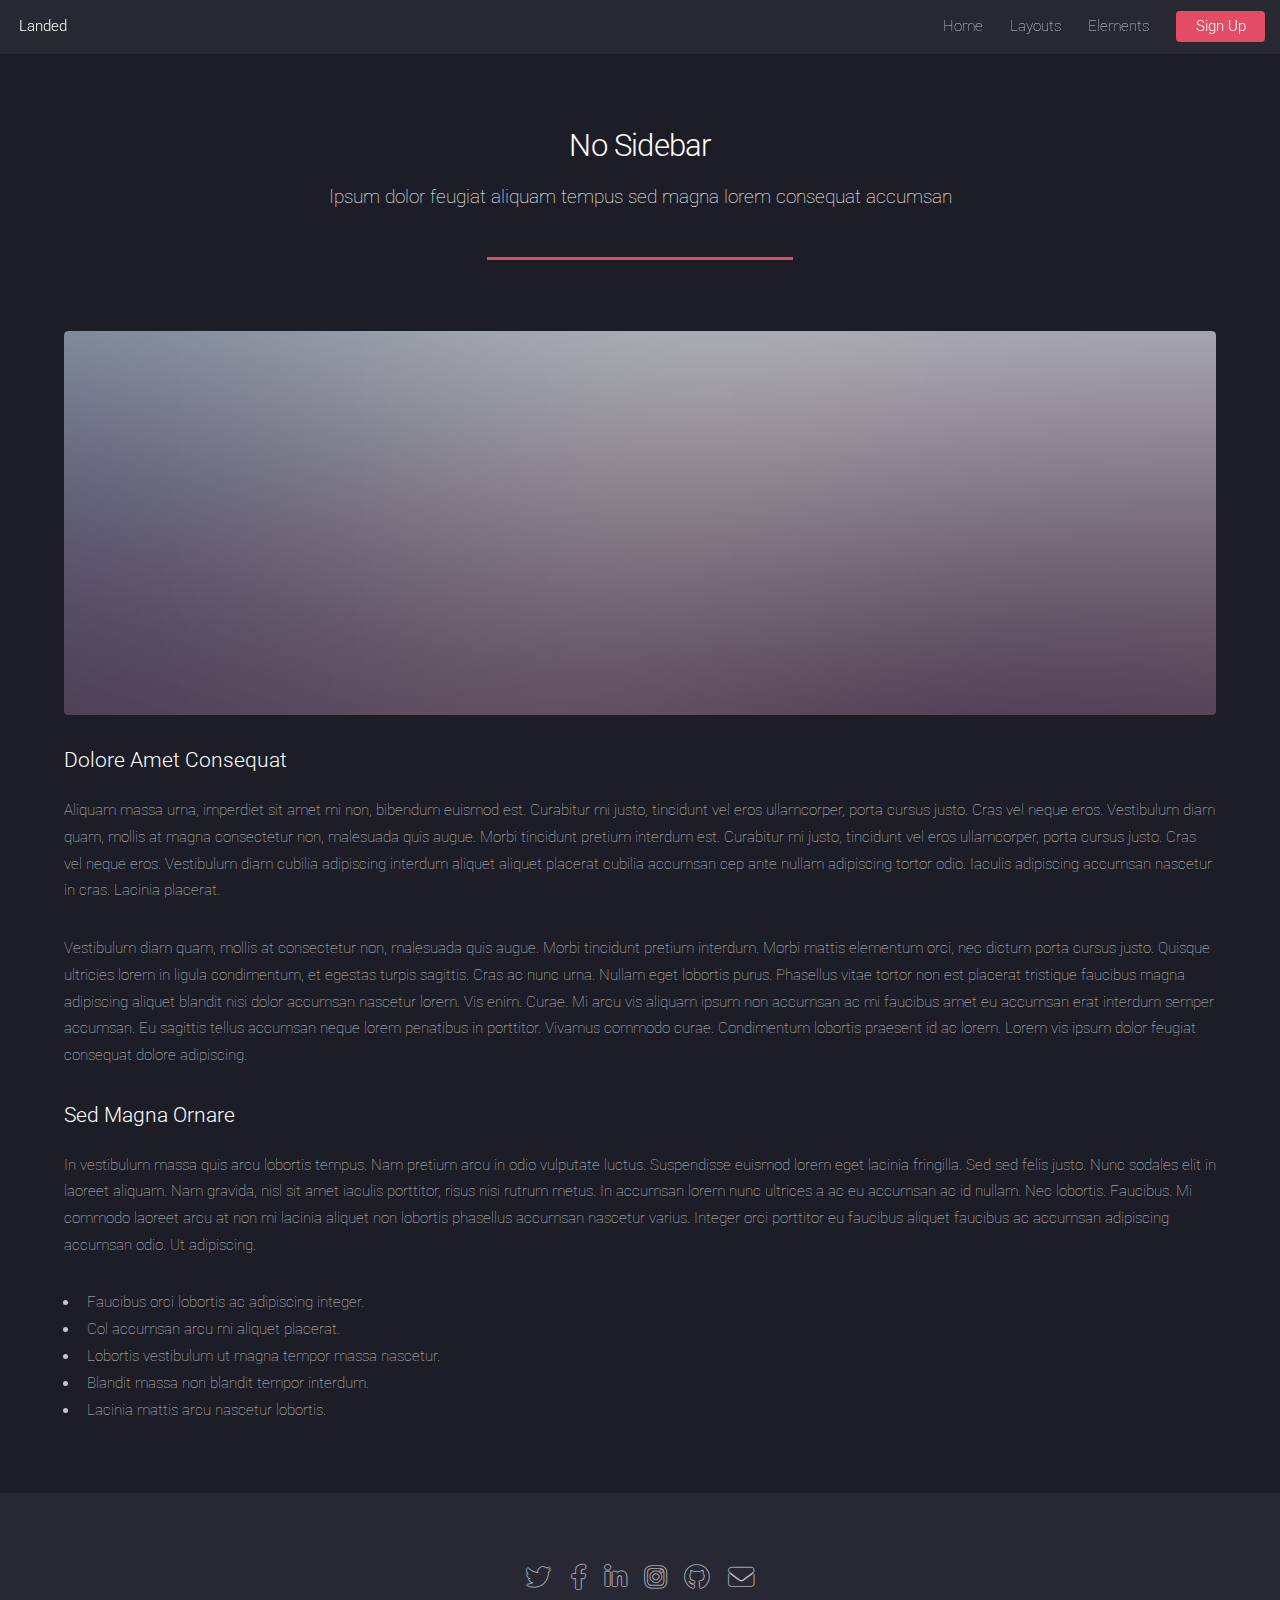
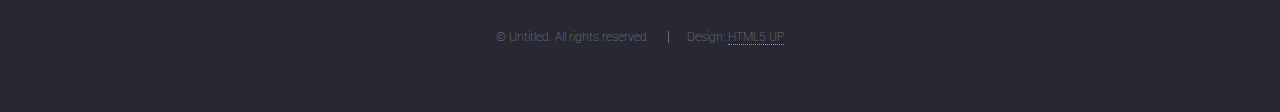
<file: no-sidebar.html>
<!DOCTYPE HTML>
<!--
	Landed by HTML5 UP
	html5up.net | @ajlkn
	Free for personal and commercial use under the CCA 3.0 license (html5up.net/license)
-->
<html>
	<head>
		<title>No Sidebar - Landed by HTML5 UP</title>
		<meta charset="utf-8" />
		<meta name="viewport" content="width=device-width, initial-scale=1, user-scalable=no" />
		<link rel="stylesheet" href="assets/css/main.css" />
		<noscript><link rel="stylesheet" href="assets/css/noscript.css" /></noscript>
	</head>
	<body class="is-preload">
		<div id="page-wrapper">

			<!-- Header -->
				<header id="header">
					<h1 id="logo"><a href="index.html">Landed</a></h1>
					<nav id="nav">
						<ul>
							<li><a href="index.html">Home</a></li>
							<li>
								<a href="#">Layouts</a>
								<ul>
									<li><a href="left-sidebar.html">Left Sidebar</a></li>
									<li><a href="right-sidebar.html">Right Sidebar</a></li>
									<li><a href="no-sidebar.html">No Sidebar</a></li>
									<li>
										<a href="#">Submenu</a>
										<ul>
											<li><a href="#">Option 1</a></li>
											<li><a href="#">Option 2</a></li>
											<li><a href="#">Option 3</a></li>
											<li><a href="#">Option 4</a></li>
										</ul>
									</li>
								</ul>
							</li>
							<li><a href="elements.html">Elements</a></li>
							<li><a href="#" class="button primary">Sign Up</a></li>
						</ul>
					</nav>
				</header>

			<!-- Main -->
				<div id="main" class="wrapper style1">
					<div class="container">
						<header class="major">
							<h2>No Sidebar</h2>
							<p>Ipsum dolor feugiat aliquam tempus sed magna lorem consequat accumsan</p>
						</header>

						<!-- Content -->
							<section id="content">
								<a href="#" class="image fit"><img src="images/pic07.jpg" alt="" /></a>
								<h3>Dolore Amet Consequat</h3>
								<p>Aliquam massa urna, imperdiet sit amet mi non, bibendum euismod est. Curabitur mi justo, tincidunt vel eros ullamcorper, porta cursus justo. Cras vel neque eros. Vestibulum diam quam, mollis at magna consectetur non, malesuada quis augue. Morbi tincidunt pretium interdum est. Curabitur mi justo, tincidunt vel eros ullamcorper, porta cursus justo. Cras vel neque eros. Vestibulum diam cubilia adipiscing interdum aliquet aliquet placerat cubilia accumsan cep ante nullam adipiscing tortor odio. Iaculis adipiscing accumsan nascetur in cras. Lacinia placerat.</p>
								<p>Vestibulum diam quam, mollis at consectetur non, malesuada quis augue. Morbi tincidunt pretium interdum. Morbi mattis elementum orci, nec dictum porta cursus justo. Quisque ultricies lorem in ligula condimentum, et egestas turpis sagittis. Cras ac nunc urna. Nullam eget lobortis purus. Phasellus vitae tortor non est placerat tristique faucibus magna adipiscing aliquet blandit nisi dolor accumsan nascetur lorem. Vis enim. Curae. Mi arcu vis aliquam ipsum non accumsan ac mi faucibus amet eu accumsan erat interdum semper accumsan. Eu sagittis tellus accumsan neque lorem penatibus in porttitor. Vivamus commodo curae. Condimentum lobortis praesent id ac lorem. Lorem vis ipsum dolor feugiat consequat dolore adipiscing.</p>
								<h3>Sed Magna Ornare</h3>
								<p>In vestibulum massa quis arcu lobortis tempus. Nam pretium arcu in odio vulputate luctus. Suspendisse euismod lorem eget lacinia fringilla. Sed sed felis justo. Nunc sodales elit in laoreet aliquam. Nam gravida, nisl sit amet iaculis porttitor, risus nisi rutrum metus. In accumsan lorem nunc ultrices a ac eu accumsan ac id nullam. Nec lobortis. Faucibus. Mi commodo laoreet arcu at non mi lacinia aliquet non lobortis phasellus accumsan nascetur varius. Integer orci porttitor eu faucibus aliquet faucibus ac accumsan adipiscing accumsan odio. Ut adipiscing.</p>
								<ul>
									<li>Faucibus orci lobortis ac adipiscing integer.</li>
									<li>Col accumsan arcu mi aliquet placerat.</li>
									<li>Lobortis vestibulum ut magna tempor massa nascetur.</li>
									<li>Blandit massa non blandit tempor interdum.</li>
									<li>Lacinia mattis arcu nascetur lobortis.</li>
								</ul>
							</section>

					</div>
				</div>

			<!-- Footer -->
				<footer id="footer">
					<ul class="icons">
						<li><a href="#" class="icon brands alt fa-twitter"><span class="label">Twitter</span></a></li>
						<li><a href="#" class="icon brands alt fa-facebook-f"><span class="label">Facebook</span></a></li>
						<li><a href="#" class="icon brands alt fa-linkedin-in"><span class="label">LinkedIn</span></a></li>
						<li><a href="#" class="icon brands alt fa-instagram"><span class="label">Instagram</span></a></li>
						<li><a href="#" class="icon brands alt fa-github"><span class="label">GitHub</span></a></li>
						<li><a href="#" class="icon solid alt fa-envelope"><span class="label">Email</span></a></li>
					</ul>
					<ul class="copyright">
						<li>&copy; Untitled. All rights reserved.</li><li>Design: <a href="http://html5up.net">HTML5 UP</a></li>
					</ul>
				</footer>

		</div>

		<!-- Scripts -->
			<script src="assets/js/jquery.min.js"></script>
			<script src="assets/js/jquery.scrolly.min.js"></script>
			<script src="assets/js/jquery.dropotron.min.js"></script>
			<script src="assets/js/jquery.scrollex.min.js"></script>
			<script src="assets/js/browser.min.js"></script>
			<script src="assets/js/breakpoints.min.js"></script>
			<script src="assets/js/util.js"></script>
			<script src="assets/js/main.js"></script>

	</body>
</html>
</file>
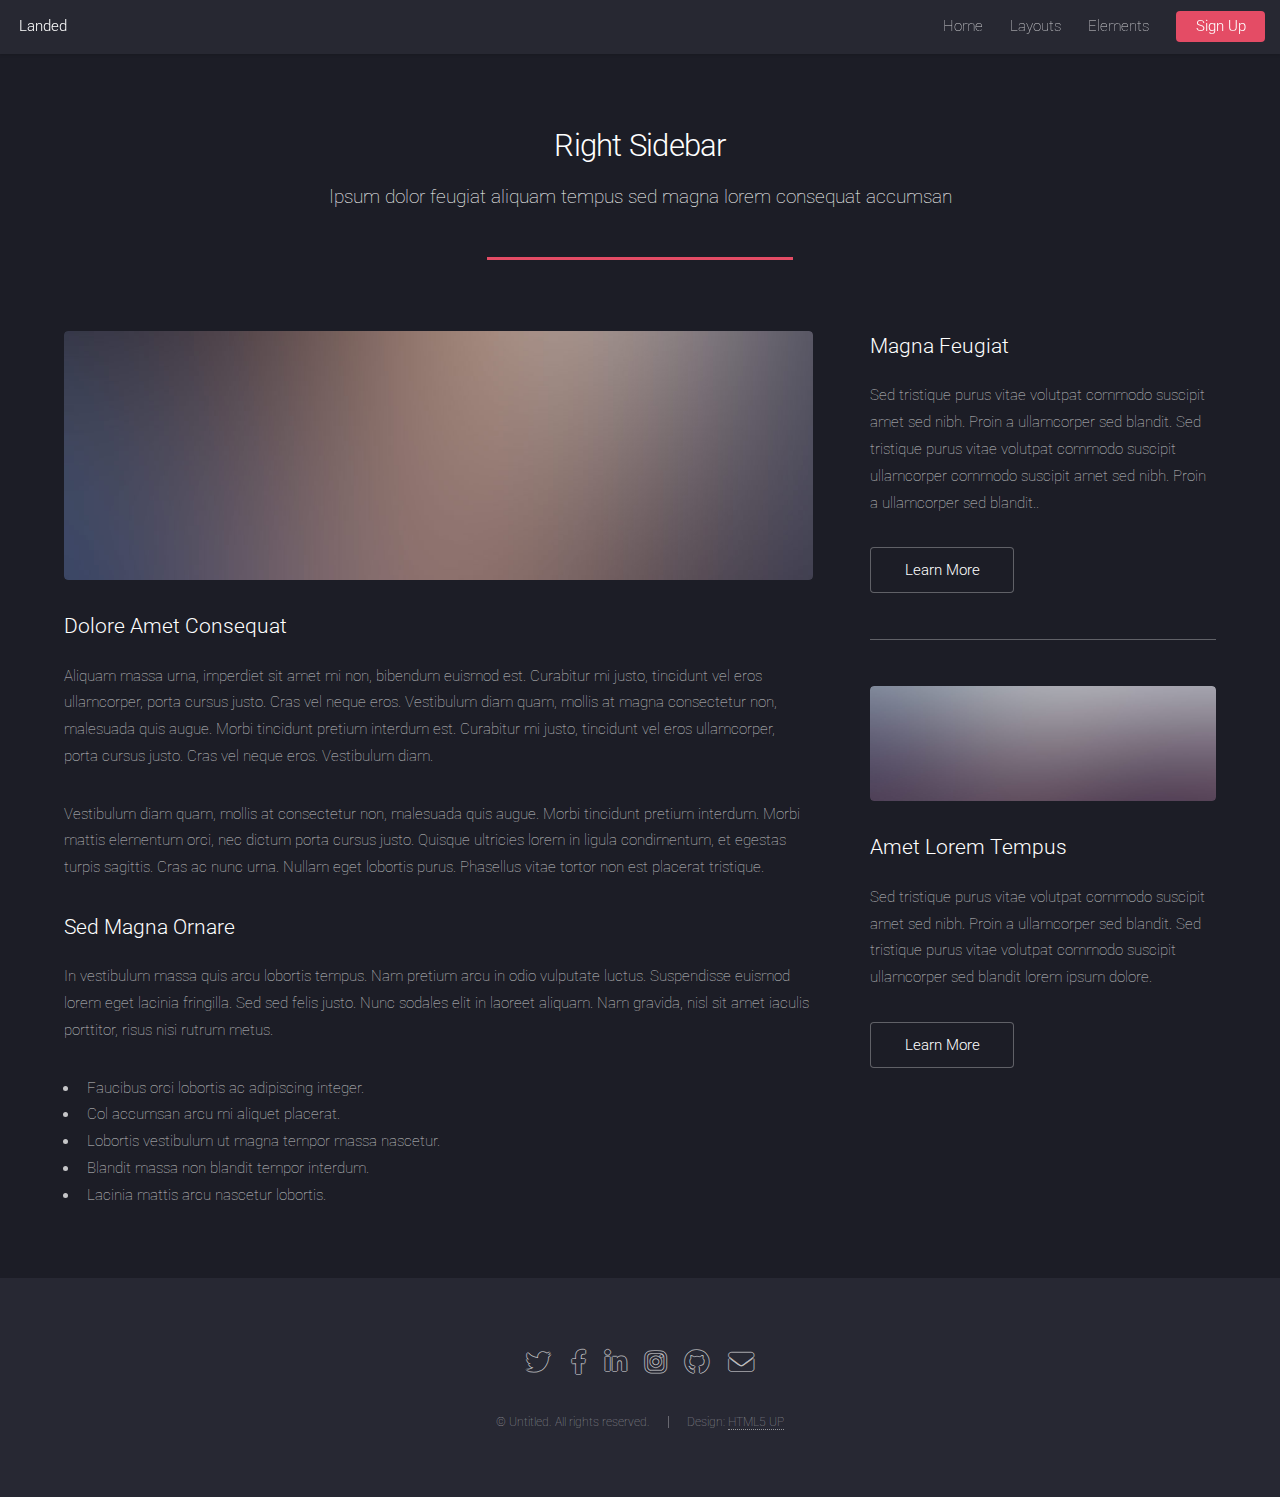
<file: right-sidebar.html>
<!DOCTYPE HTML>
<!--
	Landed by HTML5 UP
	html5up.net | @ajlkn
	Free for personal and commercial use under the CCA 3.0 license (html5up.net/license)
-->
<html>
	<head>
		<title>Right Sidebar - Landed by HTML5 UP</title>
		<meta charset="utf-8" />
		<meta name="viewport" content="width=device-width, initial-scale=1, user-scalable=no" />
		<link rel="stylesheet" href="assets/css/main.css" />
		<noscript><link rel="stylesheet" href="assets/css/noscript.css" /></noscript>
	</head>
	<body class="is-preload">
		<div id="page-wrapper">

			<!-- Header -->
				<header id="header">
					<h1 id="logo"><a href="index.html">Landed</a></h1>
					<nav id="nav">
						<ul>
							<li><a href="index.html">Home</a></li>
							<li>
								<a href="#">Layouts</a>
								<ul>
									<li><a href="left-sidebar.html">Left Sidebar</a></li>
									<li><a href="right-sidebar.html">Right Sidebar</a></li>
									<li><a href="no-sidebar.html">No Sidebar</a></li>
									<li>
										<a href="#">Submenu</a>
										<ul>
											<li><a href="#">Option 1</a></li>
											<li><a href="#">Option 2</a></li>
											<li><a href="#">Option 3</a></li>
											<li><a href="#">Option 4</a></li>
										</ul>
									</li>
								</ul>
							</li>
							<li><a href="elements.html">Elements</a></li>
							<li><a href="#" class="button primary">Sign Up</a></li>
						</ul>
					</nav>
				</header>

			<!-- Main -->
				<div id="main" class="wrapper style1">
					<div class="container">
						<header class="major">
							<h2>Right Sidebar</h2>
							<p>Ipsum dolor feugiat aliquam tempus sed magna lorem consequat accumsan</p>
						</header>
						<div class="row gtr-150">
							<div class="col-8 col-12-medium">

								<!-- Content -->
									<section id="content">
										<a href="#" class="image fit"><img src="images/pic06.jpg" alt="" /></a>
										<h3>Dolore Amet Consequat</h3>
										<p>Aliquam massa urna, imperdiet sit amet mi non, bibendum euismod est. Curabitur mi justo, tincidunt vel eros ullamcorper, porta cursus justo. Cras vel neque eros. Vestibulum diam quam, mollis at magna consectetur non, malesuada quis augue. Morbi tincidunt pretium interdum est. Curabitur mi justo, tincidunt vel eros ullamcorper, porta cursus justo. Cras vel neque eros. Vestibulum diam.</p>
										<p>Vestibulum diam quam, mollis at consectetur non, malesuada quis augue. Morbi tincidunt pretium interdum. Morbi mattis elementum orci, nec dictum porta cursus justo. Quisque ultricies lorem in ligula condimentum, et egestas turpis sagittis. Cras ac nunc urna. Nullam eget lobortis purus. Phasellus vitae tortor non est placerat tristique.</p>
										<h3>Sed Magna Ornare</h3>
										<p>In vestibulum massa quis arcu lobortis tempus. Nam pretium arcu in odio vulputate luctus. Suspendisse euismod lorem eget lacinia fringilla. Sed sed felis justo. Nunc sodales elit in laoreet aliquam. Nam gravida, nisl sit amet iaculis porttitor, risus nisi rutrum metus.</p>
										<ul>
											<li>Faucibus orci lobortis ac adipiscing integer.</li>
											<li>Col accumsan arcu mi aliquet placerat.</li>
											<li>Lobortis vestibulum ut magna tempor massa nascetur.</li>
											<li>Blandit massa non blandit tempor interdum.</li>
											<li>Lacinia mattis arcu nascetur lobortis.</li>
										</ul>
									</section>

							</div>
							<div class="col-4 col-12-medium">

								<!-- Sidebar -->
									<section id="sidebar">
										<section>
											<h3>Magna Feugiat</h3>
											<p>Sed tristique purus vitae volutpat commodo suscipit amet sed nibh. Proin a ullamcorper sed blandit. Sed tristique purus vitae volutpat commodo suscipit ullamcorper commodo suscipit amet sed nibh. Proin a ullamcorper sed blandit..</p>
											<footer>
												<ul class="actions">
													<li><a href="#" class="button">Learn More</a></li>
												</ul>
											</footer>
										</section>
										<hr />
										<section>
											<a href="#" class="image fit"><img src="images/pic07.jpg" alt="" /></a>
											<h3>Amet Lorem Tempus</h3>
											<p>Sed tristique purus vitae volutpat commodo suscipit amet sed nibh. Proin a ullamcorper sed blandit. Sed tristique purus vitae volutpat commodo suscipit ullamcorper sed blandit lorem ipsum dolore.</p>
											<footer>
												<ul class="actions">
													<li><a href="#" class="button">Learn More</a></li>
												</ul>
											</footer>
										</section>
									</section>

							</div>
						</div>
					</div>
				</div>

			<!-- Footer -->
				<footer id="footer">
					<ul class="icons">
						<li><a href="#" class="icon brands alt fa-twitter"><span class="label">Twitter</span></a></li>
						<li><a href="#" class="icon brands alt fa-facebook-f"><span class="label">Facebook</span></a></li>
						<li><a href="#" class="icon brands alt fa-linkedin-in"><span class="label">LinkedIn</span></a></li>
						<li><a href="#" class="icon brands alt fa-instagram"><span class="label">Instagram</span></a></li>
						<li><a href="#" class="icon brands alt fa-github"><span class="label">GitHub</span></a></li>
						<li><a href="#" class="icon solid alt fa-envelope"><span class="label">Email</span></a></li>
					</ul>
					<ul class="copyright">
						<li>&copy; Untitled. All rights reserved.</li><li>Design: <a href="http://html5up.net">HTML5 UP</a></li>
					</ul>
				</footer>

		</div>

		<!-- Scripts -->
			<script src="assets/js/jquery.min.js"></script>
			<script src="assets/js/jquery.scrolly.min.js"></script>
			<script src="assets/js/jquery.dropotron.min.js"></script>
			<script src="assets/js/jquery.scrollex.min.js"></script>
			<script src="assets/js/browser.min.js"></script>
			<script src="assets/js/breakpoints.min.js"></script>
			<script src="assets/js/util.js"></script>
			<script src="assets/js/main.js"></script>

	</body>
</html>
</file>
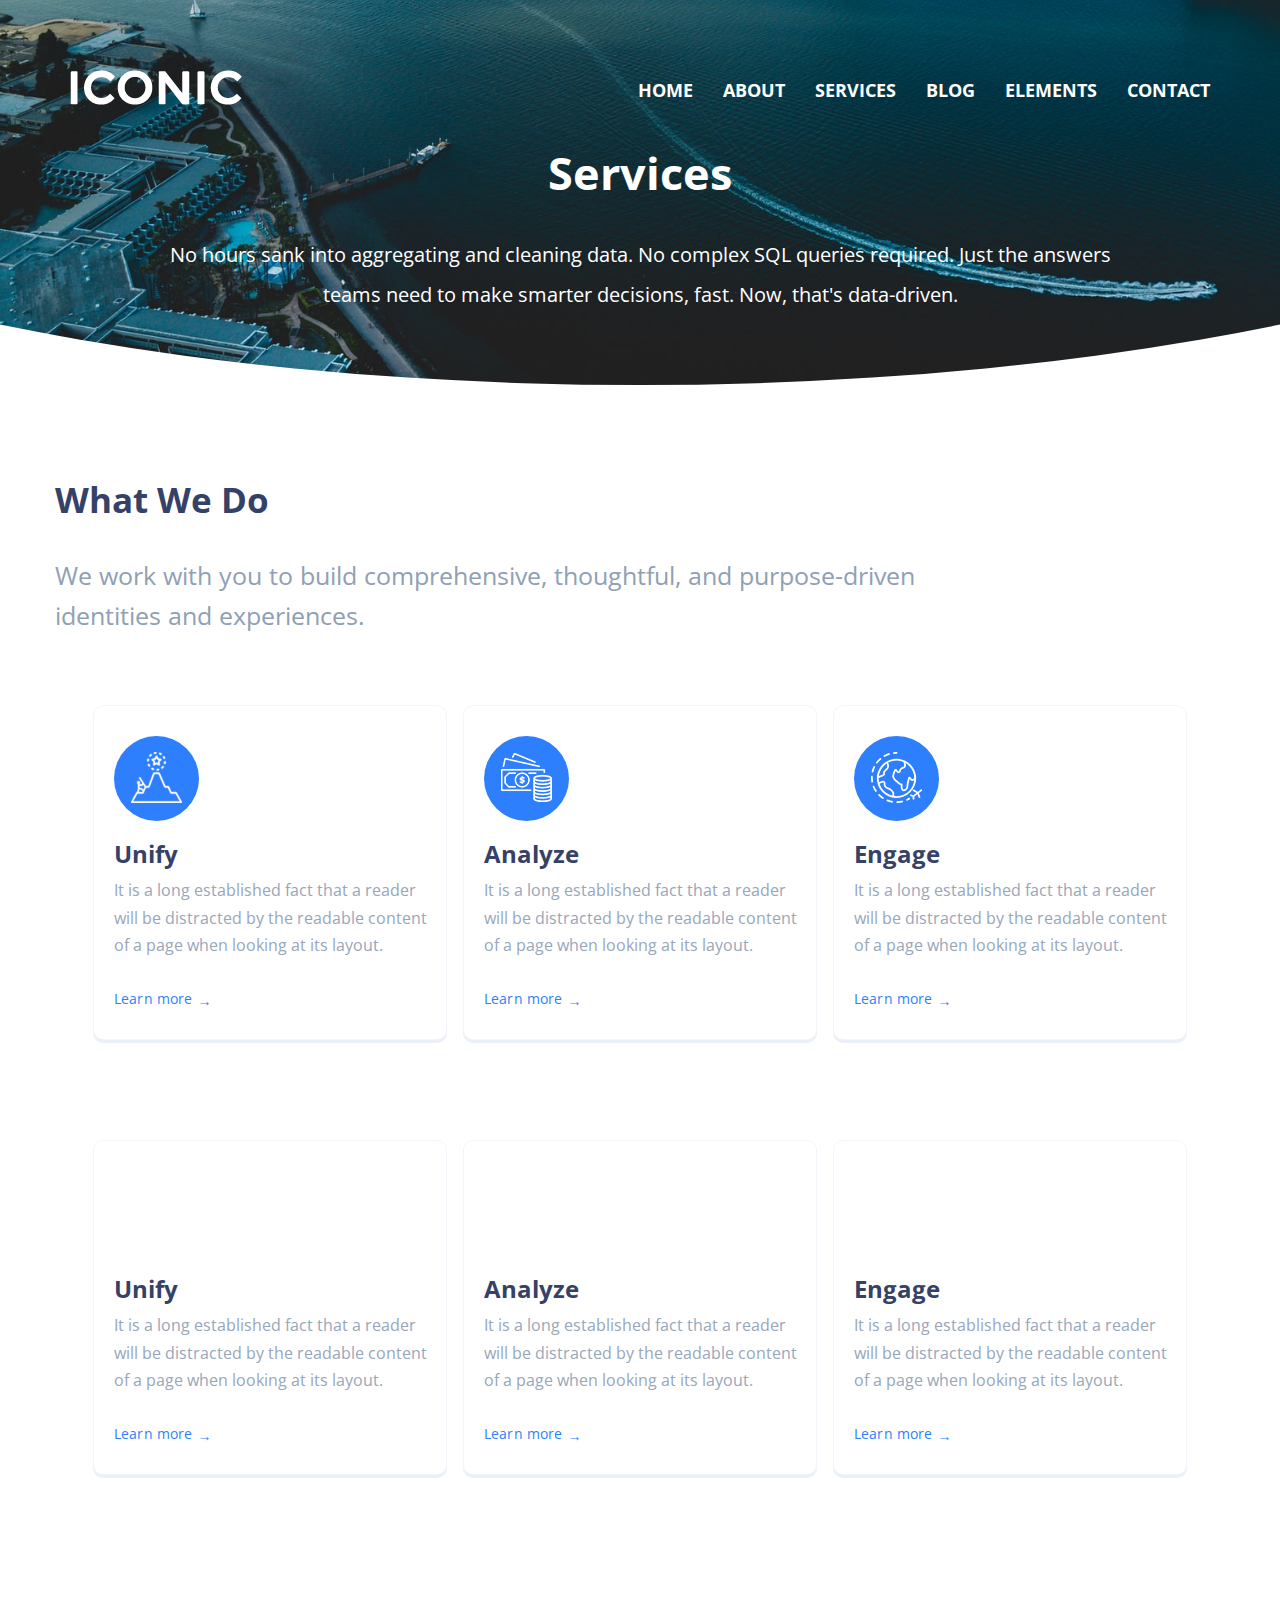
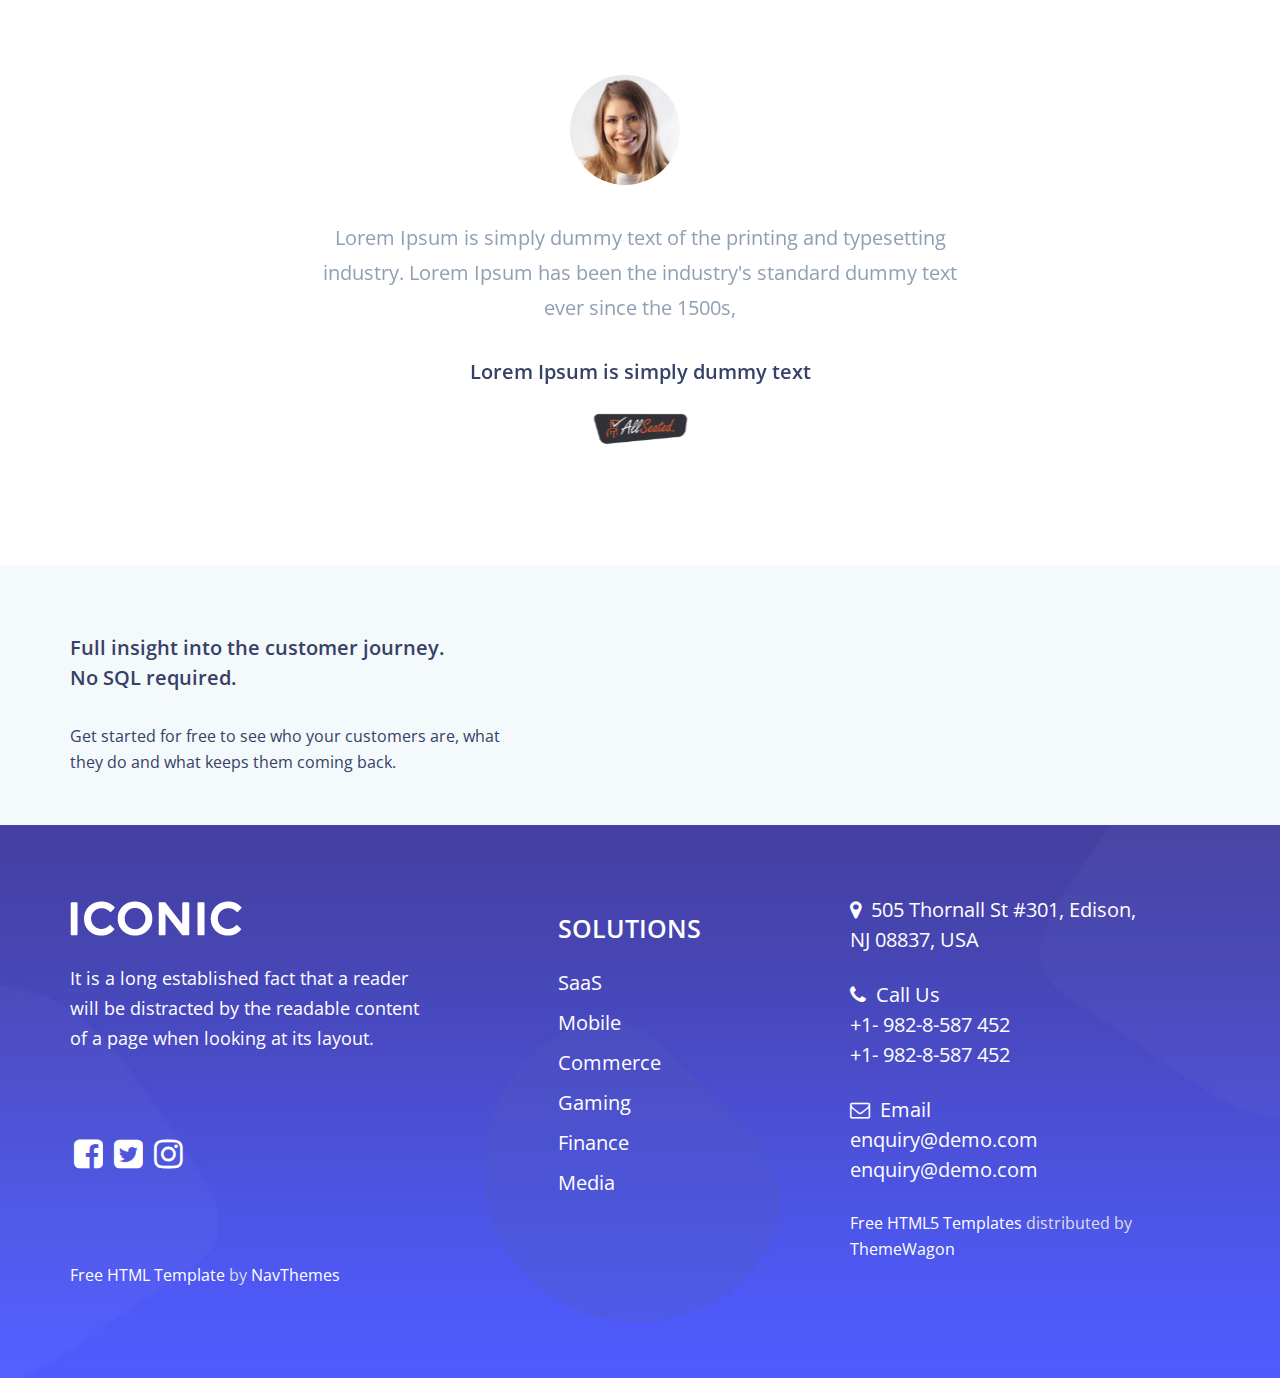
<file: services.html>
<!DOCTYPE html>
<html lang="en">
   <head>
      <meta charset="utf-8">
      <meta http-equiv="X-UA-Compatible" content="IE=edge">
      <meta name="viewport" content="width=device-width, initial-scale=1">
      <title> services page </title>
      <!-- Favicon -->
      <link rel="icon" href="assets/images/favicon.png" type="image/x-icon" />
      <!-- Bootstrap CSS -->
      <link href="assets/css/bootstrap.min.css" rel="stylesheet">
      <!-- Animate CSS -->
      <link href="assets/vendors/animate/animate.css" rel="stylesheet">
      <!-- I00con CSS-->
      <link rel="stylesheet" href="assets/vendors/font-awesome/css/font-awesome.min.css">
      <!-- Owlcarousel CSS-->
      <link rel="stylesheet" type="text/css" href="assets/vendors/owl_carousel/owl.carousel.css" media="all">
      <!--Template Styles CSS-->
      <link rel="stylesheet" type="text/css" href="assets/css/style.css" media="all" />
      <link href="https://fonts.googleapis.com/css?family=Open+Sans:400,400i,600,600i,700,700i,800,800i&amp;subset=cyrillic,cyrillic-ext,greek,greek-ext,latin-ext,vietnamese" rel="stylesheet">
   </head>
   <body>
    
      <div class="bg-banner-img clip-ellipse">
            <div class="ovrllay">
           
         <!-- Header_Area -->
         <nav class="navbar navbar-default header_aera affix-top pb-0">
            <div class="container m-s">
               <!-- Brand and toggle get grouped for better mobile display -->
               <div class="col-md-4 p0">
                  <div class="navbar-header">
                     <button type="button" class="navbar-toggle collapsed" data-toggle="collapse" data-target="#min_navbar">
                     <span class="sr-only">Toggle navigation</span>
                     <span class="icon-bar"></span>
                     <span class="icon-bar"></span>
                     <span class="icon-bar"></span>
                     </button>
                     <a class="navbar-brand logo-biss" href="index.html"> <img src="assets/images/logo_img.png"></a>
                  </div>
               </div>
               <!-- Collect the nav links, forms, and other content for toggling -->
               <div class="col-md-8 p0">
                  <div class="collapse navbar-collapse" id="min_navbar">
                    <ul class="nav navbar-nav navbar-right">
                        <li class="dropdown submenu">
                           <a href="index.html" class="">Home</a>
                        </li>
                         <li class="dropdown submenu">
                           <a href="about.html" class="">About</a>
                        </li>
                        <li class="dropdown submenu">
                           <a href="services.html" class=""> Services</a>
                        </li>
                        <li class="dropdown submenu">
                           <a href="blog.html" class="">Blog</a>
                        </li>
                        <li class="dropdown submenu">
                           <a href="elements.html" class="">Elements</a>
                        </li>
                        <li class="dropdown submenu">
                           <a href="contact.html" class="">Contact</a>
                        </li>
                      
                     </ul>
                  </div>
                  <!-- /.navbar-collapse -->
               </div>
            </div>
            <!-- /.container -->
         </nav>
         <!-- End Header_Area -->
         <!-- #banner start -->
         <section id="banner" class=" pt-0">
            <div class="container ">
               <div class="row">
                  <!-- #banner-text start -->            
                  <div id="banner-text" class="col-md-12 text-c text-center ">
                     <h5 class="wow fadeInUp main-h" data-wow-delay="0.2s" >services</h5>
                     <p class="banner-text wow fadeInUp main-h3" data-wow-delay="0.8s">No hours sank into aggregating and cleaning data. No complex SQL queries required. Just the answers <br> teams need to make smarter decisions, fast. Now, that's data-driven.</p>
                  </div>
                  <!-- /#banner-text End -->
               </div>
            </div>
         </section>
      </div>
   </div>
  
      <!-- /#banner end -->
      <!-- #About Us Area start -->
      <div  id="about"  class=" back-right-text-c py-70 pt-100">
         <div class="container">
            <div class="row text-center ">
               <div class="title-left wow fadeInUp">
                  <h1 class="text-left"> What We Do </h1  >
                  <p class="about_s2">We work with you to build comprehensive, thoughtful, and purpose-driven<br> identities and experiences.  </p>
               </div>
            </div>
            <div class="row  py-40 mt-50  ">
               <!--#about-text start --> 
               <div class="who_we_area col-md-4 col-sm-6 col-4pad">
                  <div class="service-1">
                     <div class="servise-top wow fadeInUp">
                        <img src="assets/images/icone-1.png">
                     </div>
                     <h2 class="unify"> Unify </h2>
                     <p class="bottom-s">It is a long established fact that a reader will be distracted by the readable content of a page when looking at its layout. </p>
                     <div class="button-div">
                        <a href="" class="button-s"> Learn more   </a>
                     </div>
                  </div>
               </div>
               <div class="who_we_area col-md-4 col-sm-6 col-4pad">
                  <div class="service-1">
                     <div class="servise-top wow fadeInUp">
                        <img src="assets/images/icone-2.png">
                     </div>
                     <h2 class="unify"> Analyze </h2>
                     <p class="bottom-s">It is a long established fact that a reader will be distracted by the readable content of a page when looking at its layout. </p>
                     <div class="button-div">
                        <a href="" class="button-s"> Learn more   </a>
                     </div>
                  </div>
               </div>
               <div class="who_we_area col-md-4 col-sm-6 col-4pad">
                  <div class="service-1">
                     <div class="servise-top wow fadeInUp">
                        <img src="assets/images/icone-3.png">
                     </div>
                     <h2 class="unify"> Engage </h2>
                     <p class="bottom-s">It is a long established fact that a reader will be distracted by the readable content of a page when looking at its layout. </p>
                     <div class="button-div">
                        <a href="" class="button-s"> Learn more   </a>
                     </div>
                  </div>
               </div>
               <!--#End about-text  --> 
            </div>
            <div class="row about_row  py-40 ">
               <!--#about-text start --> 
               <div class="who_we_area col-md-4 col-sm-6 col-4pad">
                  <div class="service-1">
                     <div class="servise-top wow fadeInUp">
                        <img src="assets/images/icone-1.png">
                     </div>
                     <h2 class="unify"> Unify </h2>
                     <p class="bottom-s">It is a long established fact that a reader will be distracted by the readable content of a page when looking at its layout. </p>
                     <div class="button-div">
                        <a href="" class="button-s"> Learn more   </a>
                     </div>
                  </div>
               </div>
               <div class="who_we_area col-md-4 col-sm-6 col-4pad">
                  <div class="service-1">
                     <div class="servise-top wow fadeInUp">
                        <img src="assets/images/icone-2.png">
                     </div>
                     <h2 class="unify"> Analyze </h2>
                     <p class="bottom-s">It is a long established fact that a reader will be distracted by the readable content of a page when looking at its layout. </p>
                     <div class="button-div">
                        <a href="" class="button-s"> Learn more   </a>
                     </div>
                  </div>
               </div>
               <div class="who_we_area col-md-4 col-sm-6 col-4pad">
                  <div class="service-1">
                     <div class="servise-top wow fadeInUp">
                        <img src="assets/images/icone-3.png">
                     </div>
                     <h2 class="unify"> Engage </h2>
                     <p class="bottom-s">It is a long established fact that a reader will be distracted by the readable content of a page when looking at its layout. </p>
                     <div class="button-div">
                        <a href="" class="button-s"> Learn more   </a>
                     </div>
                  </div>
               </div>
               <!--#End about-text  --> 
            </div>
         </div>
      </div>
      <!--#Our Testimonial Area start-->
      <section id="testimonials" class="testimonial_area row">
         <div class="container">
            <div class="title wow fadeInUp">
            </div>
            <div class="testimonial_carosel">
               <div class="item">
                  <div class="media">
                     <div class="media-left">
                        <a href="#">
                        <img class="media-object" src="assets/images/testimonial-3.jpg" alt="">
                        </a>
                     </div>
                  </div>
                  <p>Lorem Ipsum is simply dummy text of the printing and typesetting<br> industry. Lorem Ipsum has been the industry's standard dummy text<br> ever since the 1500s, </p>
                  <div class="media-body text-center">
                     <h4 class="body-slider media-heading">Lorem Ipsum is simply dummy text </h4>
                     <div class="img-s ">
                        <img src="assets/images/logos-s.png">
                     </div>
                  </div>
               </div>
               <div class="item">
                  <div class="media">
                     <div class="media-left">
                        <a href="#">
                        <img class="media-object" src="assets/images/testimonial-2.jpg" alt="">
                        </a>
                     </div>
                  </div>
                  <p>Lorem Ipsum is simply dummy text of the printing and typesetting<br> industry. Lorem Ipsum has been the industry's standard dummy text<br> ever since the 1500s, </p>
                  <div class="media-body text-center">
                     <h4 class="body-slider media-heading">Lorem Ipsum is simply dummy text </h4>
                     <div class="img-s ">
                        <img src="assets/images/logos-s.png">
                     </div>
                  </div>
               </div>
               <div class="item">
                  <div class="media">
                     <div class="media-left">
                        <a href="#">
                        <img class="media-object" src="assets/images/testimonial-1.jpg" alt="">
                        </a>
                     </div>
                  </div>
                  <p>Lorem Ipsum is simply dummy text of the printing and typesetting<br> industry. Lorem Ipsum has been the industry's standard dummy text<br> ever since the 1500s, </p>
                  <div class="media-body text-center">
                     <h4 class="body-slider media-heading">Lorem Ipsum is simply dummy text </h4>
                     <div class="img-s ">
                        <img src="assets/images/logos-s.png">
                     </div>
                  </div>
               </div>
            </div>
         </div>
      </section>
      <!--#End Our testimonial Area -->




      <div class="our_partners_area bg-grediunt">
         <div class="book_now_aera ">
            <div class="container">
               <div class="row book_now">
                  <div class="col-md-5 booking_text">
                     <h4>Full insight into the customer journey.<br>
                        No SQL required.
                     </h4>
                     <p>Get started for free to see who your customers are, what they do and what keeps them coming back.</p>
                  </div>
                  <div class="col-md-7 p0 book_bottun">
                     <div class="col-md-7">
                       
                     </div>
                     <div class="col-md-5">
                        <div class="top-banner wow fadeInRight text-left" style="visibility: visible; animation-name: fadeInRight;">
                           <a id="#services" href="contact.html" class="btn btn-primary  wow fadeInUp  js-scroll-trigger" data-wow-delay="1s" style="visibility: visible; animation-delay: 1s; animation-name: fadeInUp;">CONTACT SALES</a>
                        </div>
                     </div>
                  </div>
               </div>
            </div>
         </div>
      </div>
      <!--#start Our footer Area -->
      <div class="our_footer_area">
         <div class="book_now_aera ">
            <div class="container">
               <div class="row book_now">
                  <div class="col-md-4">
                     <div class="">
                        <a class=" logo-biss" href="index.html"> <img src="assets/images/logo_img.png"></a>
                     </div>
                     <p class="footer-h">It is a long established fact that a reader will be distracted by the readable content of a page when looking at its layout.</p>
                     <div class="bigpixi-footer-social">
                        <a href="" target="_blank"><i id="social-fb" class="fa fa-facebook-square fa-3x social"></i></a>
                        <a href="" target="_blank"><i id="social-tw" class="fa fa-twitter-square fa-3x social"></i></a>
                        <a href="" target="_blank"><i id="social-em" class="fa fa-instagram fa-3x social"></i></a>
                     </div>
                  </div>
                  <div class="col-md-1 ">
                  </div>
                  <div class="col-md-3">
                     <h2 class="footer-top">SOLUTIONS </h2>
                     <ul class="footer-menu">
                        <li><a href=""> SaaS    </a></li>
                        <li><a href=""> Mobile  </a> </li>
                        <li><a href="">Commerce    </a> </li>
                        <li><a href="">    Gaming    </a> </li>
                        <li><a href="">   Finance   </a> </li>
                        <li><a href="">         Media   </a></li>
                     </ul>
                  </div>
                  <div class="col-md-4">
                     <ul class="location">
                        <li class="footer-left-h"><i class="fa fa-map-marker"></i>505 Thornall St #301, Edison, <br>NJ 08837, USA</li>
                        <li class="footer-left-h"><i class="fa fa-phone"></i>Call Us <br>+1- 982-8-587 452
                           <br>+1- 982-8-587 452
                        </li>
                        <li class="footer-left-h"><i class="fa fa-envelope-o"></i>Email<br>
                           <a href=""> enquiry@demo.com </a></br><a href=""> enquiry@demo.com </a>
                        </li>
                        <p class="color-gray">  
                           <a href="https://themewagon.com/theme_tag/free/">Free HTML5 Templates</a> distributed by <a href="https://themewagon.com/">ThemeWagon</a> 
                        </p>
                     </ul>
                  </div>
                   <div class="col-md-12">
                    <p class="color-gray">  <a href="https://www.navthemes.com/free-html-templates/">Free HTML Template</a> by <a href="https://www.navthemes.com">NavThemes </a> </p>
                  </div>
               </div>
            </div>
         </div>
      </div>
      <!--#End Our footer Area -->
      <!-- jQuery JS -->
      <script src="assets/js/jquery-1.12.0.min.js"></script>
      <!-- Bootstrap JS -->
      <script src="assets/js/bootstrap.min.js"></script>
       <script src="assets/vendors/popup/lightbox.min.js"></script>
      <!-- Animate JS -->
      <script src="assets/vendors/animate/wow.min.js"></script>
      <!-- Owlcarousel JS -->
      <script src="assets/vendors/owl_carousel/owl.carousel.min.js"></script>
      <!-- Theme JS -->
      <script src="assets/js/theme.min.js"></script>
   </body>
</html>
</file>
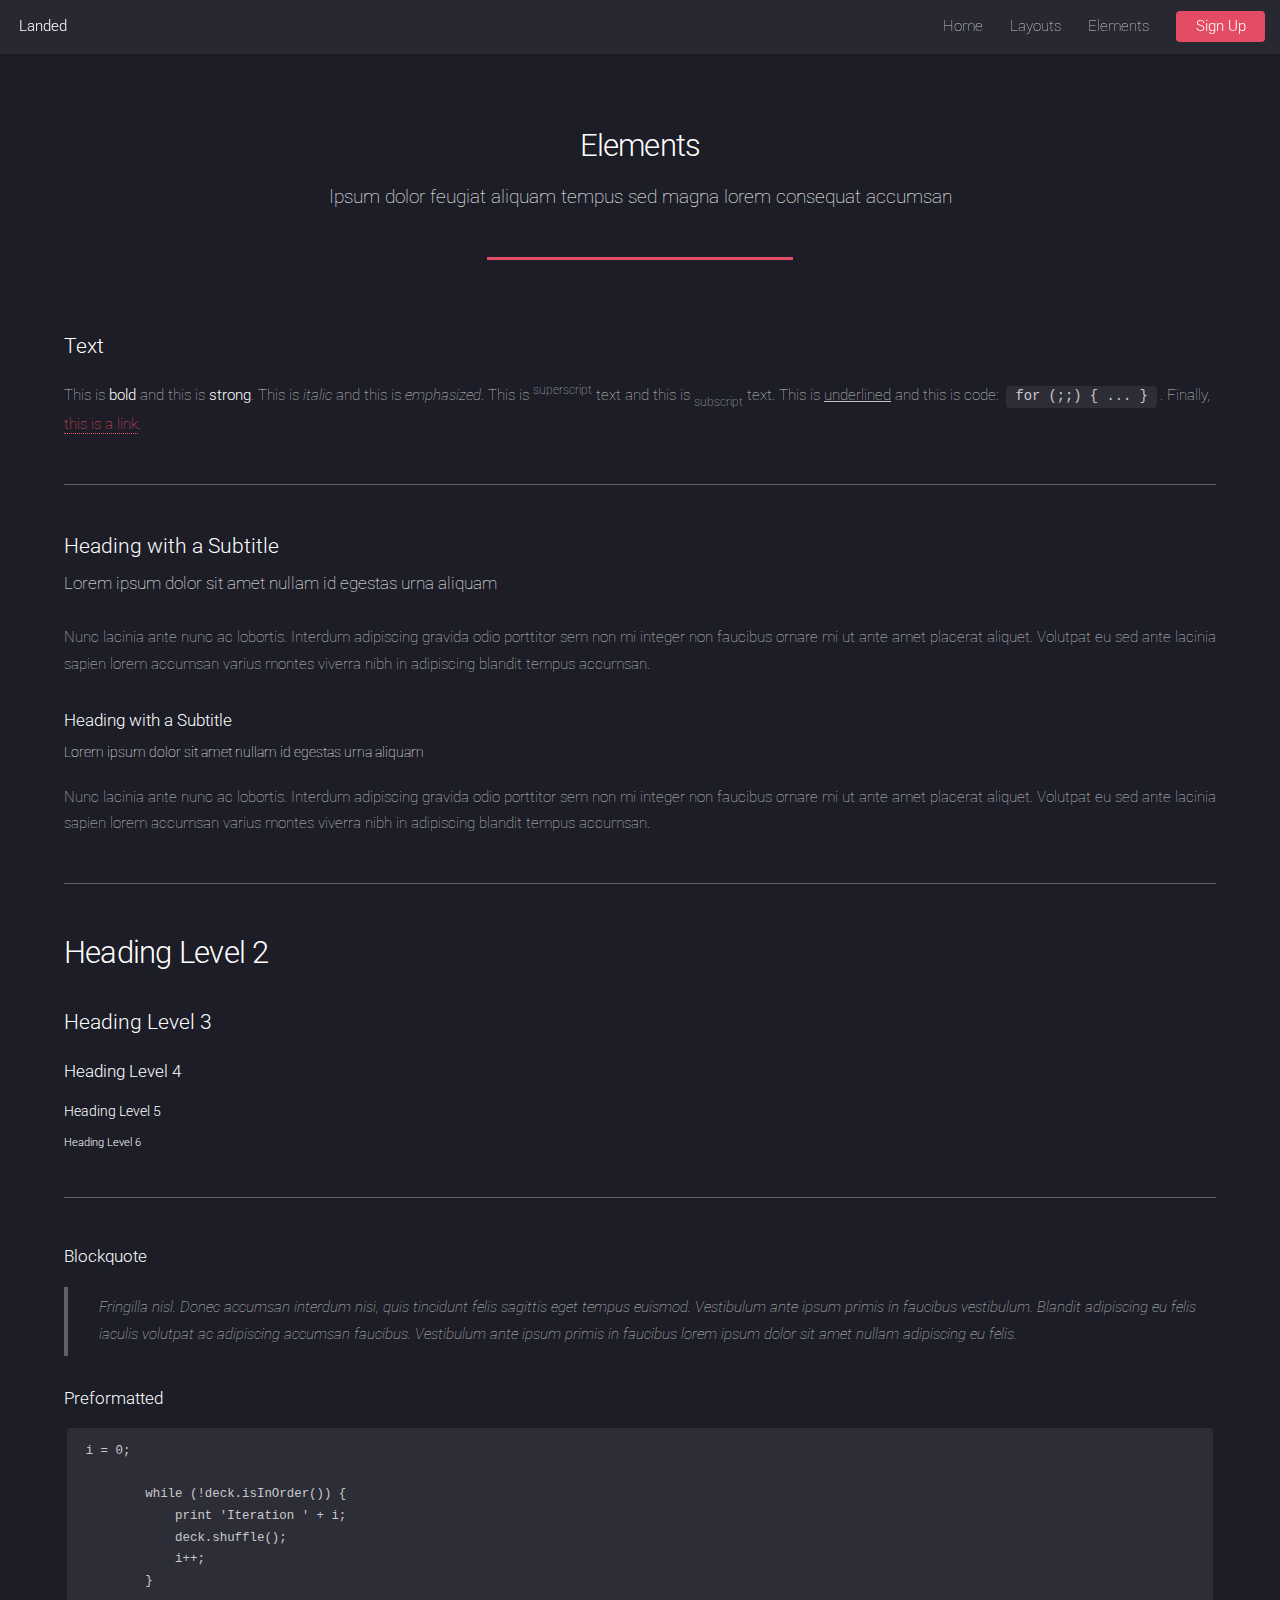
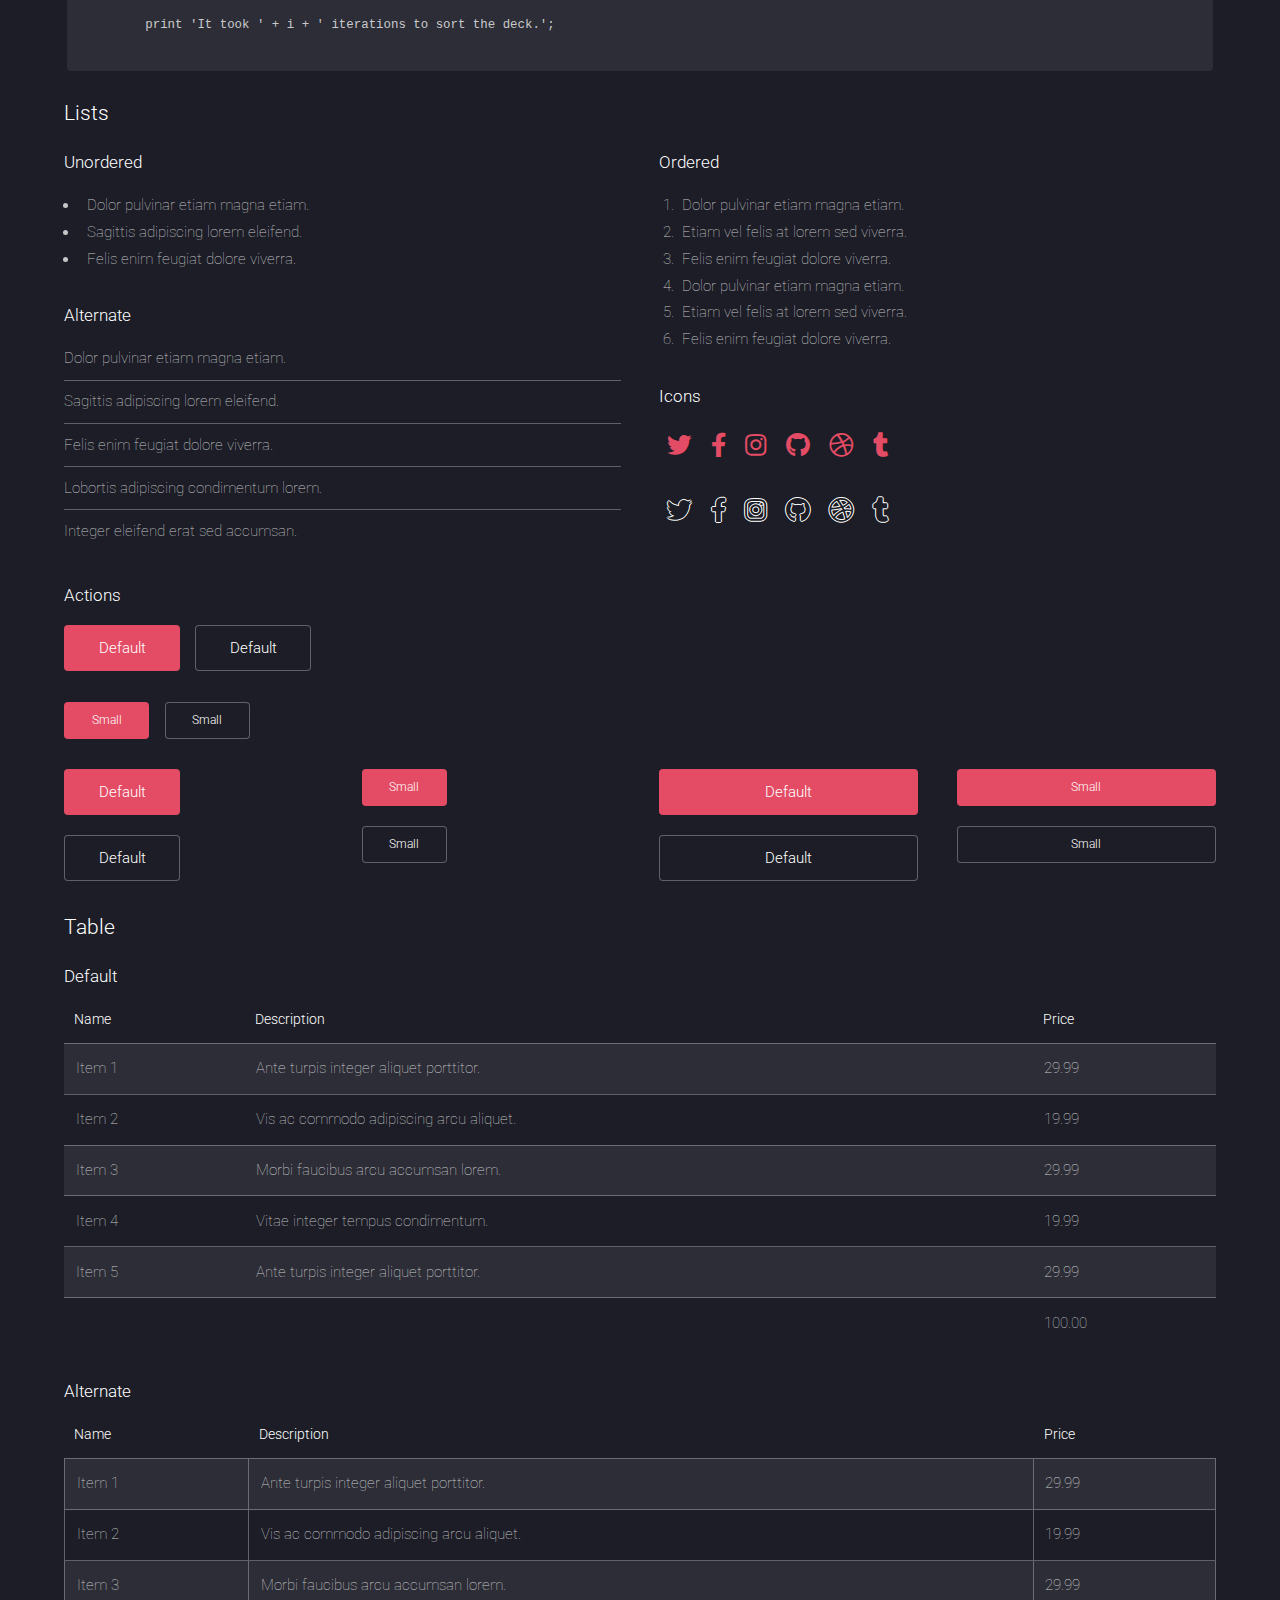
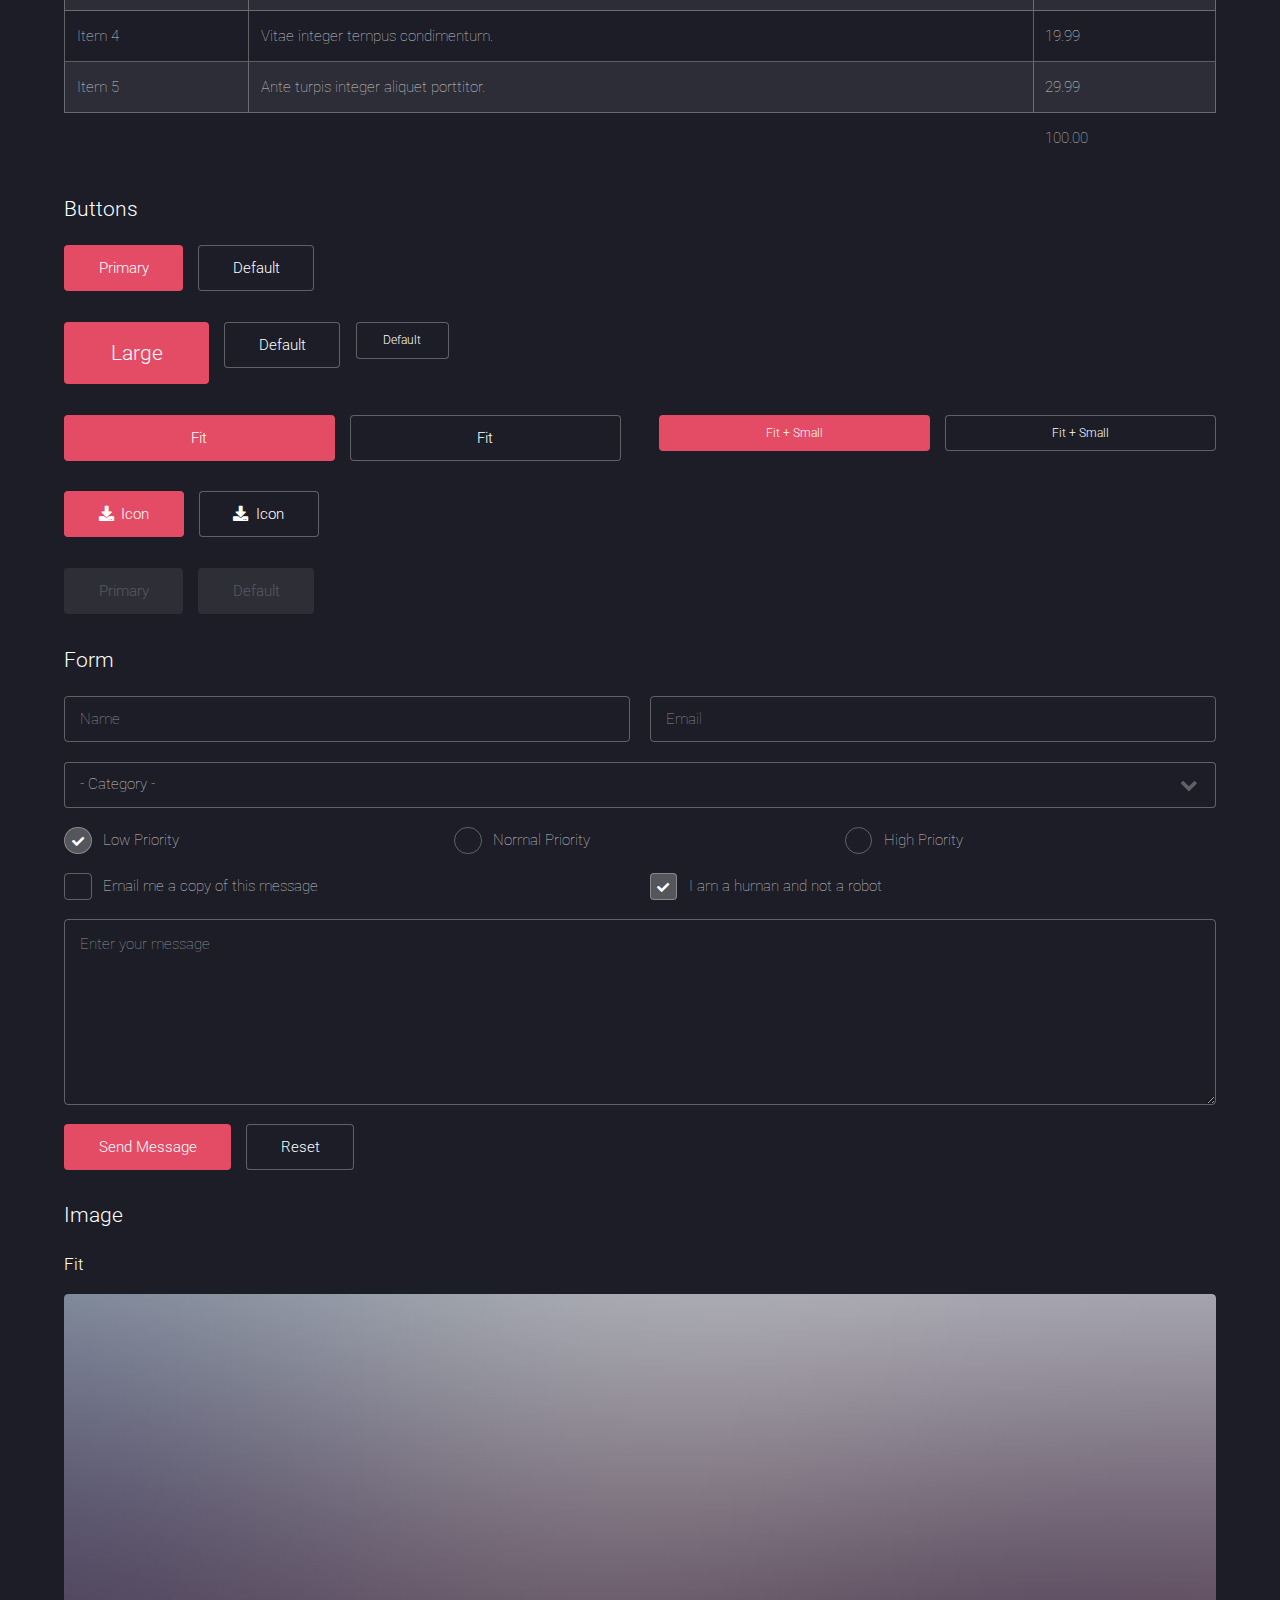
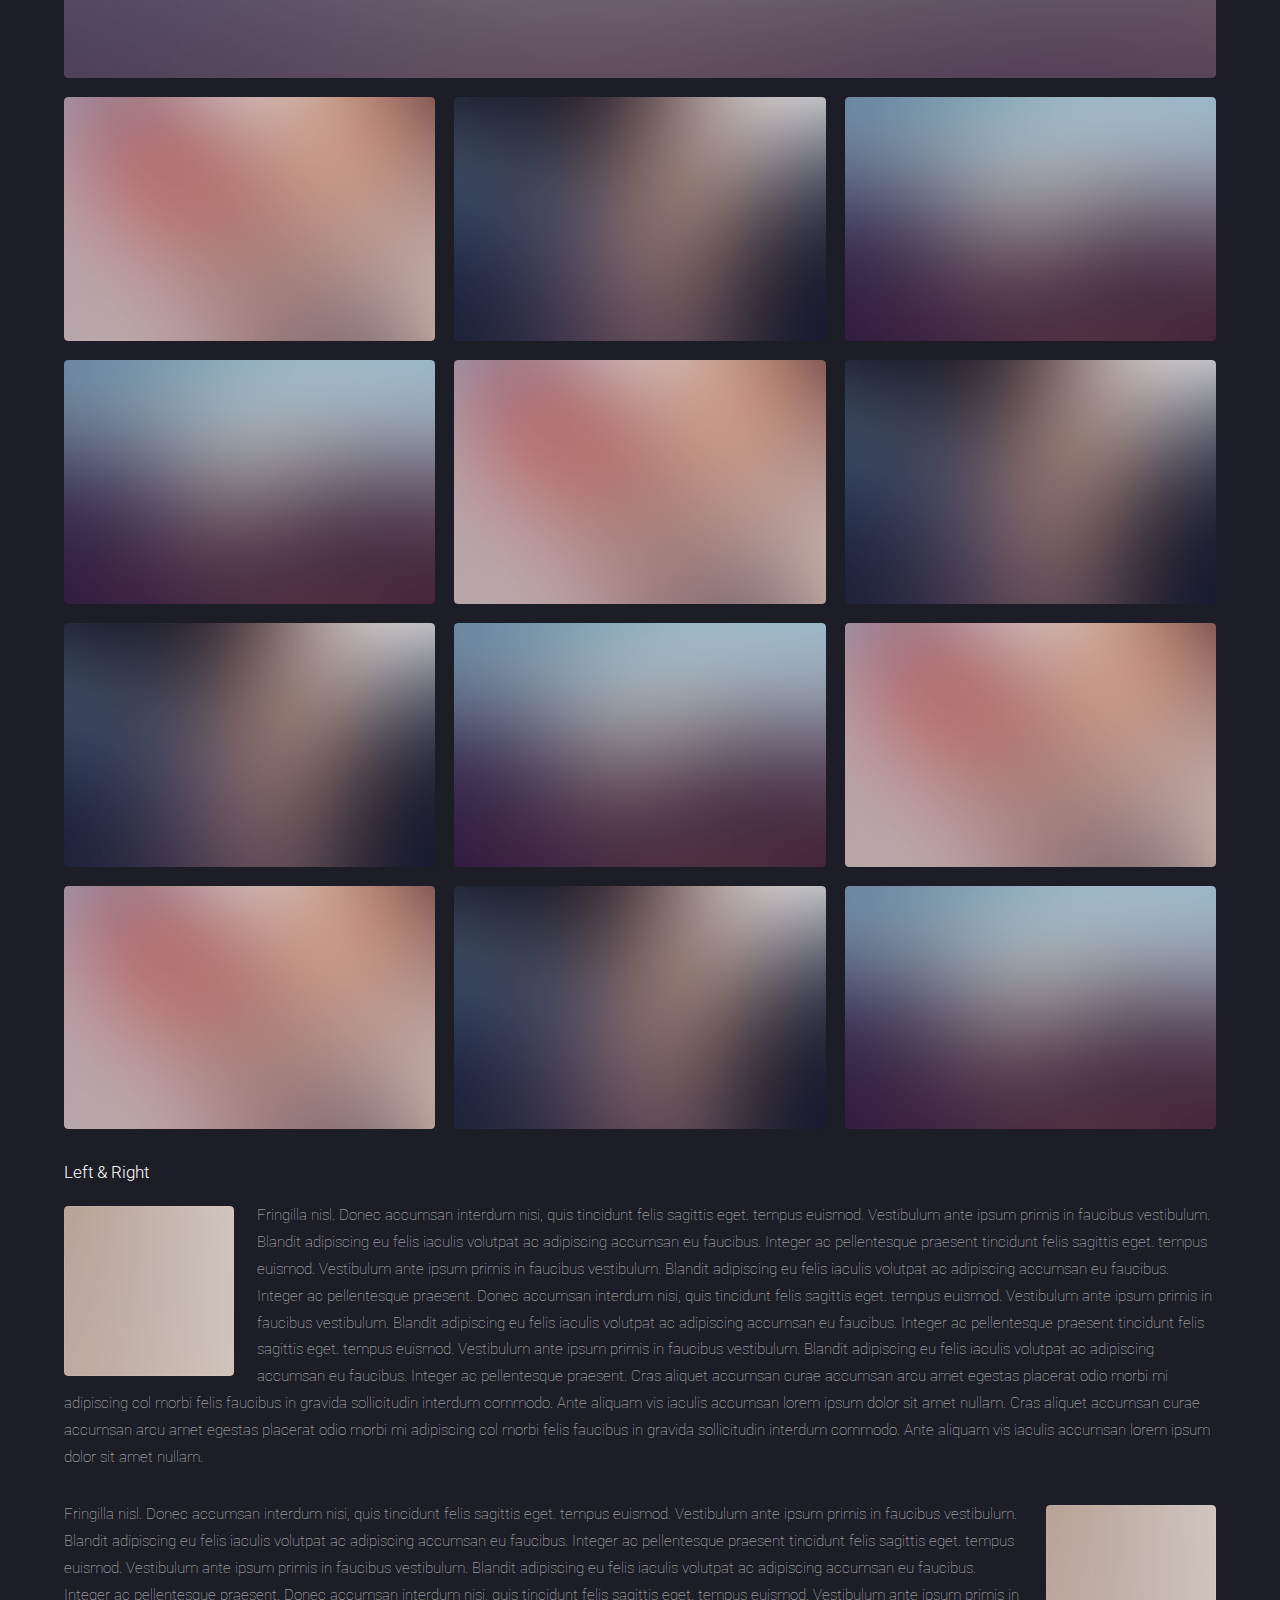
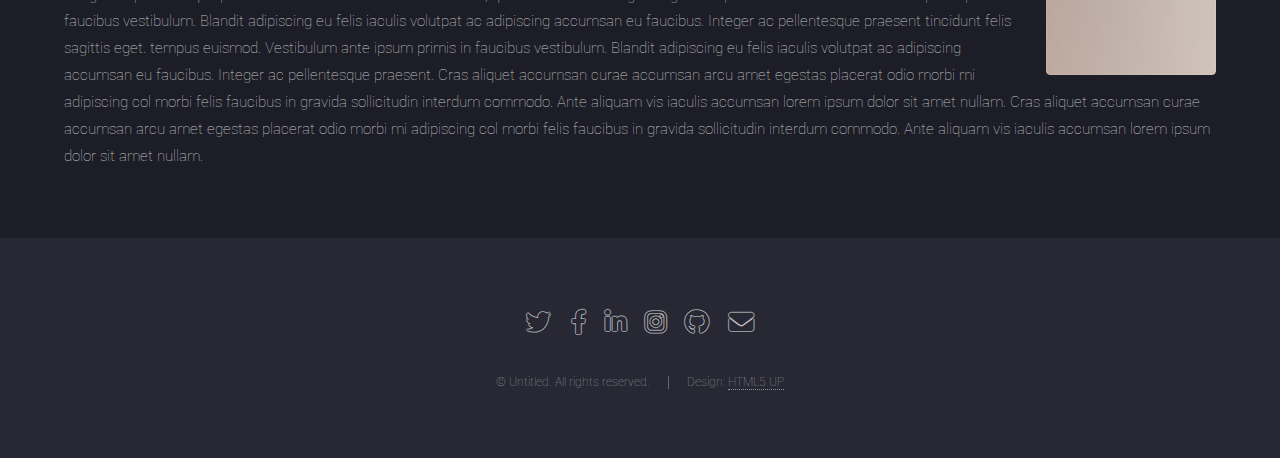
<file: JUNK/elements.html>
<!DOCTYPE HTML>
<!--
	Landed by HTML5 UP
	html5up.net | @ajlkn
	Free for personal and commercial use under the CCA 3.0 license (html5up.net/license)
-->
<html>
	<head>
		<title>Elements - Landed by HTML5 UP</title>
		<meta charset="utf-8" />
		<meta name="viewport" content="width=device-width, initial-scale=1, user-scalable=no" />
		<link rel="stylesheet" href="assets/css/main.css" />
		<noscript><link rel="stylesheet" href="assets/css/noscript.css" /></noscript>
	</head>
	<body class="is-preload">
		<div id="page-wrapper">

			<!-- Header -->
				<header id="header">
					<h1 id="logo"><a href="index.html">Landed</a></h1>
					<nav id="nav">
						<ul>
							<li><a href="index.html">Home</a></li>
							<li>
								<a href="#">Layouts</a>
								<ul>
									<li><a href="left-sidebar.html">Left Sidebar</a></li>
									<li><a href="right-sidebar.html">Right Sidebar</a></li>
									<li><a href="no-sidebar.html">No Sidebar</a></li>
									<li>
										<a href="#">Submenu</a>
										<ul>
											<li><a href="#">Option 1</a></li>
											<li><a href="#">Option 2</a></li>
											<li><a href="#">Option 3</a></li>
											<li><a href="#">Option 4</a></li>
										</ul>
									</li>
								</ul>
							</li>
							<li><a href="elements.html">Elements</a></li>
							<li><a href="#" class="button primary">Sign Up</a></li>
						</ul>
					</nav>
				</header>

			<!-- Main -->
				<div id="main" class="wrapper style1">
					<div class="container">
						<header class="major">
							<h2>Elements</h2>
							<p>Ipsum dolor feugiat aliquam tempus sed magna lorem consequat accumsan</p>
						</header>

						<!-- Text -->
							<section>
								<h3>Text</h3>
								<p>This is <b>bold</b> and this is <strong>strong</strong>. This is <i>italic</i> and this is <em>emphasized</em>.
								This is <sup>superscript</sup> text and this is <sub>subscript</sub> text.
								This is <u>underlined</u> and this is code: <code>for (;;) { ... }</code>. Finally, <a href="#">this is a link</a>.</p>

								<hr />

								<header>
									<h3>Heading with a Subtitle</h3>
									<p>Lorem ipsum dolor sit amet nullam id egestas urna aliquam</p>
								</header>
								<p>Nunc lacinia ante nunc ac lobortis. Interdum adipiscing gravida odio porttitor sem non mi integer non faucibus ornare mi ut ante amet placerat aliquet. Volutpat eu sed ante lacinia sapien lorem accumsan varius montes viverra nibh in adipiscing blandit tempus accumsan.</p>
								<header>
									<h4>Heading with a Subtitle</h4>
									<p>Lorem ipsum dolor sit amet nullam id egestas urna aliquam</p>
								</header>
								<p>Nunc lacinia ante nunc ac lobortis. Interdum adipiscing gravida odio porttitor sem non mi integer non faucibus ornare mi ut ante amet placerat aliquet. Volutpat eu sed ante lacinia sapien lorem accumsan varius montes viverra nibh in adipiscing blandit tempus accumsan.</p>

								<hr />

								<h2>Heading Level 2</h2>
								<h3>Heading Level 3</h3>
								<h4>Heading Level 4</h4>
								<h5>Heading Level 5</h5>
								<h6>Heading Level 6</h6>

								<hr />

								<h4>Blockquote</h4>
								<blockquote>Fringilla nisl. Donec accumsan interdum nisi, quis tincidunt felis sagittis eget tempus euismod. Vestibulum ante ipsum primis in faucibus vestibulum. Blandit adipiscing eu felis iaculis volutpat ac adipiscing accumsan faucibus. Vestibulum ante ipsum primis in faucibus lorem ipsum dolor sit amet nullam adipiscing eu felis.</blockquote>

								<h4>Preformatted</h4>
								<pre><code>i = 0;

	while (!deck.isInOrder()) {
	    print 'Iteration ' + i;
	    deck.shuffle();
	    i++;
	}

	print 'It took ' + i + ' iterations to sort the deck.';
	</code></pre>
							</section>

						<!-- Lists -->
							<section>
								<h3>Lists</h3>
								<div class="row">
									<div class="col-6 col-12-xsmall">

										<h4>Unordered</h4>
										<ul>
											<li>Dolor pulvinar etiam magna etiam.</li>
											<li>Sagittis adipiscing lorem eleifend.</li>
											<li>Felis enim feugiat dolore viverra.</li>
										</ul>

										<h4>Alternate</h4>
										<ul class="alt">
											<li>Dolor pulvinar etiam magna etiam.</li>
											<li>Sagittis adipiscing lorem eleifend.</li>
											<li>Felis enim feugiat dolore viverra.</li>
											<li>Lobortis adipiscing condimentum lorem.</li>
											<li>Integer eleifend erat sed accumsan.</li>
										</ul>

									</div>
									<div class="col-6 col-12-xsmall">

										<h4>Ordered</h4>
										<ol>
											<li>Dolor pulvinar etiam magna etiam.</li>
											<li>Etiam vel felis at lorem sed viverra.</li>
											<li>Felis enim feugiat dolore viverra.</li>
											<li>Dolor pulvinar etiam magna etiam.</li>
											<li>Etiam vel felis at lorem sed viverra.</li>
											<li>Felis enim feugiat dolore viverra.</li>
										</ol>

										<h4>Icons</h4>
										<ul class="icons">
											<li><a href="#" class="icon brands fa-twitter"><span class="label">Twitter</span></a></li>
											<li><a href="#" class="icon brands fa-facebook-f"><span class="label">Facebook</span></a></li>
											<li><a href="#" class="icon brands fa-instagram"><span class="label">Instagram</span></a></li>
											<li><a href="#" class="icon brands fa-github"><span class="label">Github</span></a></li>
											<li><a href="#" class="icon brands fa-dribbble"><span class="label">Dribbble</span></a></li>
											<li><a href="#" class="icon brands fa-tumblr"><span class="label">Tumblr</span></a></li>
										</ul>
										<ul class="icons">
											<li><a href="#" class="icon brands alt fa-twitter"><span class="label">Twitter</span></a></li>
											<li><a href="#" class="icon brands alt fa-facebook-f"><span class="label">Facebook</span></a></li>
											<li><a href="#" class="icon brands alt fa-instagram"><span class="label">Instagram</span></a></li>
											<li><a href="#" class="icon brands alt fa-github"><span class="label">Github</span></a></li>
											<li><a href="#" class="icon brands alt fa-dribbble"><span class="label">Dribbble</span></a></li>
											<li><a href="#" class="icon brands alt fa-tumblr"><span class="label">Tumblr</span></a></li>
										</ul>

									</div>
								</div>

								<h4>Actions</h4>
								<ul class="actions">
									<li><a href="#" class="button primary">Default</a></li>
									<li><a href="#" class="button">Default</a></li>
								</ul>
								<ul class="actions small">
									<li><a href="#" class="button primary small">Small</a></li>
									<li><a href="#" class="button small">Small</a></li>
								</ul>
								<div class="row">
									<div class="col-3 col-6-medium col-12-xsmall">
										<ul class="actions stacked">
											<li><a href="#" class="button primary">Default</a></li>
											<li><a href="#" class="button">Default</a></li>
										</ul>
									</div>
									<div class="col-3 col-6-medium col-12-xsmall">
										<ul class="actions stacked">
											<li><a href="#" class="button primary small">Small</a></li>
											<li><a href="#" class="button small">Small</a></li>
										</ul>
									</div>
									<div class="col-3 col-6-medium col-12-xsmall">
										<ul class="actions stacked">
											<li><a href="#" class="button primary fit">Default</a></li>
											<li><a href="#" class="button fit">Default</a></li>
										</ul>
									</div>
									<div class="col-3 col-6-medium col-12-xsmall">
										<ul class="actions stacked">
											<li><a href="#" class="button primary small fit">Small</a></li>
											<li><a href="#" class="button small fit">Small</a></li>
										</ul>
									</div>
								</div>
							</section>

						<!-- Table -->
							<section>
								<h3>Table</h3>
								<h4>Default</h4>
								<div class="table-wrapper">
									<table>
										<thead>
											<tr>
												<th>Name</th>
												<th>Description</th>
												<th>Price</th>
											</tr>
										</thead>
										<tbody>
											<tr>
												<td>Item 1</td>
												<td>Ante turpis integer aliquet porttitor.</td>
												<td>29.99</td>
											</tr>
											<tr>
												<td>Item 2</td>
												<td>Vis ac commodo adipiscing arcu aliquet.</td>
												<td>19.99</td>
											</tr>
											<tr>
												<td>Item 3</td>
												<td> Morbi faucibus arcu accumsan lorem.</td>
												<td>29.99</td>
											</tr>
											<tr>
												<td>Item 4</td>
												<td>Vitae integer tempus condimentum.</td>
												<td>19.99</td>
											</tr>
											<tr>
												<td>Item 5</td>
												<td>Ante turpis integer aliquet porttitor.</td>
												<td>29.99</td>
											</tr>
										</tbody>
										<tfoot>
											<tr>
												<td colspan="2"></td>
												<td>100.00</td>
											</tr>
										</tfoot>
									</table>
								</div>
								<h4>Alternate</h4>
								<div class="table-wrapper">
									<table class="alt">
										<thead>
											<tr>
												<th>Name</th>
												<th>Description</th>
												<th>Price</th>
											</tr>
										</thead>
										<tbody>
											<tr>
												<td>Item 1</td>
												<td>Ante turpis integer aliquet porttitor.</td>
												<td>29.99</td>
											</tr>
											<tr>
												<td>Item 2</td>
												<td>Vis ac commodo adipiscing arcu aliquet.</td>
												<td>19.99</td>
											</tr>
											<tr>
												<td>Item 3</td>
												<td> Morbi faucibus arcu accumsan lorem.</td>
												<td>29.99</td>
											</tr>
											<tr>
												<td>Item 4</td>
												<td>Vitae integer tempus condimentum.</td>
												<td>19.99</td>
											</tr>
											<tr>
												<td>Item 5</td>
												<td>Ante turpis integer aliquet porttitor.</td>
												<td>29.99</td>
											</tr>
										</tbody>
										<tfoot>
											<tr>
												<td colspan="2"></td>
												<td>100.00</td>
											</tr>
										</tfoot>
									</table>
								</div>
							</section>

						<!-- Buttons -->
							<section>
								<h3>Buttons</h3>
								<ul class="actions">
									<li><a href="#" class="button primary">Primary</a></li>
									<li><a href="#" class="button">Default</a></li>
								</ul>
								<ul class="actions">
									<li><a href="#" class="button primary large">Large</a></li>
									<li><a href="#" class="button">Default</a></li>
									<li><a href="#" class="button small">Default</a></li>
								</ul>
								<div class="row">
									<div class="col-6 col-12-xsmall">
										<ul class="actions fit">
											<li><a href="#" class="button primary fit">Fit</a></li>
											<li><a href="#" class="button fit">Fit</a></li>
										</ul>
									</div>
									<div class="col-6 col-12-xsmall">
										<ul class="actions fit small">
											<li><a href="#" class="button primary fit small">Fit + Small</a></li>
											<li><a href="#" class="button fit small">Fit + Small</a></li>
										</ul>
									</div>
								</div>
								<ul class="actions">
									<li><a href="#" class="button primary icon solid fa-download">Icon</a></li>
									<li><a href="#" class="button icon solid fa-download">Icon</a></li>
								</ul>
								<ul class="actions">
									<li><span class="button primary disabled">Primary</span></li>
									<li><span class="button disabled">Default</span></li>
								</ul>
							</section>

						<!-- Form -->
							<section>
								<h3>Form</h3>
								<form method="post" action="#">
									<div class="row gtr-uniform gtr-50">
										<div class="col-6 col-12-xsmall">
											<input type="text" name="name" id="name" value="" placeholder="Name" />
										</div>
										<div class="col-6 col-12-xsmall">
											<input type="email" name="email" id="email" value="" placeholder="Email" />
										</div>
										<div class="col-12">
											<select name="category" id="category">
												<option value="">- Category -</option>
												<option value="1">Manufacturing</option>
												<option value="1">Shipping</option>
												<option value="1">Administration</option>
												<option value="1">Human Resources</option>
											</select>
										</div>
										<div class="col-4 col-12-medium">
											<input type="radio" id="priority-low" name="priority" checked>
											<label for="priority-low">Low Priority</label>
										</div>
										<div class="col-4 col-12-medium">
											<input type="radio" id="priority-normal" name="priority">
											<label for="priority-normal">Normal Priority</label>
										</div>
										<div class="col-4 col-12-medium">
											<input type="radio" id="priority-high" name="priority">
											<label for="priority-high">High Priority</label>
										</div>
										<div class="col-6 col-12-medium">
											<input type="checkbox" id="copy" name="copy">
											<label for="copy">Email me a copy of this message</label>
										</div>
										<div class="col-6 col-12-medium">
											<input type="checkbox" id="human" name="human" checked>
											<label for="human">I am a human and not a robot</label>
										</div>
										<div class="col-12">
											<textarea name="message" id="message" placeholder="Enter your message" rows="6"></textarea>
										</div>
										<div class="col-12">
											<ul class="actions">
												<li><input type="submit" value="Send Message" class="primary" /></li>
												<li><input type="reset" value="Reset" /></li>
											</ul>
										</div>
									</div>
								</form>
							</section>

						<!-- Image -->
							<section>
								<h3>Image</h3>
								<h4>Fit</h4>
								<div class="box alt">
									<div class="row gtr-50 gtr-uniform">
										<div class="col-12"><span class="image fit"><img src="images/pic07.jpg" alt="" /></span></div>
										<div class="col-4 col-6-xsmall"><span class="image fit"><img src="images/pic02.jpg" alt="" /></span></div>
										<div class="col-4 col-6-xsmall"><span class="image fit"><img src="images/pic03.jpg" alt="" /></span></div>
										<div class="col-4 col-6-xsmall"><span class="image fit"><img src="images/pic04.jpg" alt="" /></span></div>
										<div class="col-4 col-6-xsmall"><span class="image fit"><img src="images/pic04.jpg" alt="" /></span></div>
										<div class="col-4 col-6-xsmall"><span class="image fit"><img src="images/pic02.jpg" alt="" /></span></div>
										<div class="col-4 col-6-xsmall"><span class="image fit"><img src="images/pic03.jpg" alt="" /></span></div>
										<div class="col-4 col-6-xsmall"><span class="image fit"><img src="images/pic03.jpg" alt="" /></span></div>
										<div class="col-4 col-6-xsmall"><span class="image fit"><img src="images/pic04.jpg" alt="" /></span></div>
										<div class="col-4 col-6-xsmall"><span class="image fit"><img src="images/pic02.jpg" alt="" /></span></div>
										<div class="col-4 col-6-xsmall"><span class="image fit"><img src="images/pic02.jpg" alt="" /></span></div>
										<div class="col-4 col-6-xsmall"><span class="image fit"><img src="images/pic03.jpg" alt="" /></span></div>
										<div class="col-4 col-6-xsmall"><span class="image fit"><img src="images/pic04.jpg" alt="" /></span></div>
									</div>
								</div>

								<h4>Left &amp; Right</h4>
								<p><span class="image left"><img src="images/pic08.jpg" alt="" /></span>Fringilla nisl. Donec accumsan interdum nisi, quis tincidunt felis sagittis eget. tempus euismod. Vestibulum ante ipsum primis in faucibus vestibulum. Blandit adipiscing eu felis iaculis volutpat ac adipiscing accumsan eu faucibus. Integer ac pellentesque praesent tincidunt felis sagittis eget. tempus euismod. Vestibulum ante ipsum primis in faucibus vestibulum. Blandit adipiscing eu felis iaculis volutpat ac adipiscing accumsan eu faucibus. Integer ac pellentesque praesent. Donec accumsan interdum nisi, quis tincidunt felis sagittis eget. tempus euismod. Vestibulum ante ipsum primis in faucibus vestibulum. Blandit adipiscing eu felis iaculis volutpat ac adipiscing accumsan eu faucibus. Integer ac pellentesque praesent tincidunt felis sagittis eget. tempus euismod. Vestibulum ante ipsum primis in faucibus vestibulum. Blandit adipiscing eu felis iaculis volutpat ac adipiscing accumsan eu faucibus. Integer ac pellentesque praesent. Cras aliquet accumsan curae accumsan arcu amet egestas placerat odio morbi mi adipiscing col morbi felis faucibus in gravida sollicitudin interdum commodo. Ante aliquam vis iaculis accumsan lorem ipsum dolor sit amet nullam. Cras aliquet accumsan curae accumsan arcu amet egestas placerat odio morbi mi adipiscing col morbi felis faucibus in gravida sollicitudin interdum commodo. Ante aliquam vis iaculis accumsan lorem ipsum dolor sit amet nullam.</p>
								<p><span class="image right"><img src="images/pic08.jpg" alt="" /></span>Fringilla nisl. Donec accumsan interdum nisi, quis tincidunt felis sagittis eget. tempus euismod. Vestibulum ante ipsum primis in faucibus vestibulum. Blandit adipiscing eu felis iaculis volutpat ac adipiscing accumsan eu faucibus. Integer ac pellentesque praesent tincidunt felis sagittis eget. tempus euismod. Vestibulum ante ipsum primis in faucibus vestibulum. Blandit adipiscing eu felis iaculis volutpat ac adipiscing accumsan eu faucibus. Integer ac pellentesque praesent. Donec accumsan interdum nisi, quis tincidunt felis sagittis eget. tempus euismod. Vestibulum ante ipsum primis in faucibus vestibulum. Blandit adipiscing eu felis iaculis volutpat ac adipiscing accumsan eu faucibus. Integer ac pellentesque praesent tincidunt felis sagittis eget. tempus euismod. Vestibulum ante ipsum primis in faucibus vestibulum. Blandit adipiscing eu felis iaculis volutpat ac adipiscing accumsan eu faucibus. Integer ac pellentesque praesent. Cras aliquet accumsan curae accumsan arcu amet egestas placerat odio morbi mi adipiscing col morbi felis faucibus in gravida sollicitudin interdum commodo. Ante aliquam vis iaculis accumsan lorem ipsum dolor sit amet nullam. Cras aliquet accumsan curae accumsan arcu amet egestas placerat odio morbi mi adipiscing col morbi felis faucibus in gravida sollicitudin interdum commodo. Ante aliquam vis iaculis accumsan lorem ipsum dolor sit amet nullam.</p>
							</section>

					</div>
				</div>

			<!-- Footer -->
				<footer id="footer">
					<ul class="icons">
						<li><a href="#" class="icon brands alt fa-twitter"><span class="label">Twitter</span></a></li>
						<li><a href="#" class="icon brands alt fa-facebook-f"><span class="label">Facebook</span></a></li>
						<li><a href="#" class="icon brands alt fa-linkedin-in"><span class="label">LinkedIn</span></a></li>
						<li><a href="#" class="icon brands alt fa-instagram"><span class="label">Instagram</span></a></li>
						<li><a href="#" class="icon brands alt fa-github"><span class="label">GitHub</span></a></li>
						<li><a href="#" class="icon solid alt fa-envelope"><span class="label">Email</span></a></li>
					</ul>
					<ul class="copyright">
						<li>&copy; Untitled. All rights reserved.</li><li>Design: <a href="http://html5up.net">HTML5 UP</a></li>
					</ul>
				</footer>

		</div>

		<!-- Scripts -->
			<script src="assets/js/jquery.min.js"></script>
			<script src="assets/js/jquery.scrolly.min.js"></script>
			<script src="assets/js/jquery.dropotron.min.js"></script>
			<script src="assets/js/jquery.scrollex.min.js"></script>
			<script src="assets/js/browser.min.js"></script>
			<script src="assets/js/breakpoints.min.js"></script>
			<script src="assets/js/util.js"></script>
			<script src="assets/js/main.js"></script>

	</body>
</html>
</file>
<file: assets/css/style.css>
/*----------------------------------------------------
@File: Default Styles
@Author: NavThemes
@URL:https://www.navthemes.com
@Version: 1.0

This file contains the styling for the actual theme, this
is the file you need to edit to change the look of the
theme.



This files contents are outlined below.


0. General Style
1. Buttons
2. Headings
3. Subtitle
4. Prefix Styles
5. Top header
6. ABOUT US
7. our_partners_area
9. our_services_area
10. our_services_tow
11. Analytics to answer_area
12. our_services_three
13. our_PRICING_area
14. testimonial_area
16. footer_area
17. Edit-css
18. blog-area start
19. blog-details-area start
20.sidebar-style-here
21.media query in css-Responsive
22.(mxn-width: 1024px)  media query
23.(min-width: 768px) media query
24.(min-width: 1023px) and (max-width: 1100px)  media query
25.(max-width: 768px) media query
26.(max-width: 480px) media query



----------------------------------------------------*/
/*--------------------------------------------------*/
/*Color Variables*/
::selection {
    background-color:#99a9bb;
    color: #FFF
}

/*----------------------------------
   1.Start button
------------------------------------*/
.btn{
padding: 18px 50px;
    font-size: 20px;
    font-weight: 500;
    border-radius: 30px;
      display: inline-block;
    border: 0;
     text-transform: uppercase;
    position: relative;
    z-index: 2;
     text-decoration: none !important;
}

.btn-default {
   background: #2e7ffe !important;
    color: #fff !important;
}
.btn-default:before {
    content: "";
    position: absolute;
    z-index: -1;
        background:#504cf5 !important;

    top: 0;
    bottom: 0;
    left: 0;
    display: block;
    right: 0;
    transform: scaleY(0);
    transform-origin: 50%;
    transition-property: transform;
    transition-duration: 0.3s;
    transition-timing-function: ease-out;
}
.btn-default:hover:before, .btn-default:focus:before {
    transform: scaleY(1);
    color: #fff !important;
    border-radius: 30px;
}

.btn-primary {
   background: #504cf5 !important;
    color: #fff !important;
  }

.btn-primary:before {
    content: "";
    position: absolute;
    z-index: -1;
        background:#f356c9 !important;
    top: 0;
    bottom: 0;
    left: 0;
    display: block;
    right: 0;
    transform: scaleY(0);
    transform-origin: 50%;
    transition-property: transform;
    transition-duration: 0.3s;
    transition-timing-function: ease-out;
}
.btn-primary:hover:before, .btn-primary:focus:before {
    transform: scaleY(1);
    color: #fff !important;
    border-radius: 30px;
}
a:before, a:after, .btn:before, .btn:after, button:before, button:after {
    transition: all 300ms linear 0s;
}


a {
      color: #fff !important;
    text-decoration: none !important;
}

/*----------------------------------
   End button
------------------------------------*/

/*----------------------------------
   2. Headings
------------------------------------*/

/* Section Title*/
.title {
  text-align: center;
  text-transform: uppercase;
}
.title h2  {
    font-size: 30px;
    color: #99a9bb;

    font-weight: 550;
    text-transform: capitalize;
}
.pt_banner_30{
  padding-top: 35px !important}
}



.title h4 {

  color: #555555;
  padding-top: 55px;
}
.subtitle h2 {

  color: #222222;
  text-transform: uppercase;
  position: relative;
  margin-bottom: 20px;
}





/*----------------------------------
   4.Prefix Styles
------------------------------------*/
/*Prefix Styles*/
.m0 {
  margin: 0;
}

.p0 {
  padding: 0;
}

body {
 font-family: 'Open Sans', sans-serif;
  /*Section Fix*/
}

body p {
  font-family: 'Open Sans', sans-serif;
  line-height: 26px;
  color: #555555;
  font-size: 16px;
  margin: 0;
}
body section.row, body header.row, body footer.row {
  margin: 0;
  font-family: 'Open Sans', sans-serif;
}

/*Ancore*/
a, .btn, button {
  outline: none;
  transition: all 300ms linear 0s;
}
a:before, a:after, .btn:before, .btn:after, button:before, button:after {
  transition: all 300ms linear 0s;
}
a:focus, a:hover, .btn:focus, .btn:hover, button:focus, button:hover {
  outline: none;
  text-decoration: none;
  transition: all 300ms linear 0s;
}
.h1, .h2, .h3, .h4, .h5, .h6, h1, h2, h3, h4, h5, h6 {
    font-weight: 700;
}

blockquote {
    display: block;
    -webkit-margin-before: 1em;
    -webkit-margin-after: 1em;
    -webkit-margin-start: 40px;
    -webkit-margin-end: 40px;
}
blockquote, q {
    position: relative;
    padding: 4rem 3rem 3rem;
    text-align: center;
    font-size: 2rem;
    line-height: 1.88;
    border: 1px double rgba(0,0,0,.1);
    margin: 6rem 0;
    display: block;
}
thead, th, td {
    border: 1px solid black;
    padding: 10px;
}
ul li {
    line-height: 30px;
}
ol li {
    line-height: 30px;
}
strong {
    font-weight: 600;
    line-height: 35px;
}
tbody a{
  color:#337ab7 !important;
}
dd, dt {
    line-height: 2.428571;
    }

/*--------------------------------------------------*/


/* Header Aera */


.header_aera {
  background:no-repeat !important;
  border-radius: 0;
  border: 0;
  margin: 0;


      padding: 70px 0px;
  width: 100%;
  z-index: 9999;
  top: 0;

}
.header_aera .searchForm {
  height: 0;
  overflow: hidden;
  transition: all 300ms linear 0s;
}
.header_aera .searchForm .input-group-addon {
  border-radius: 0;
  border: none;
  font-size: 14px;
  padding: 0 45px;
  background: #f6b60b;
  color: #fff;
  cursor: pointer;
}
.header_aera .searchForm .form-control {
  height: 79px;
  padding: 0 15px;
  border-radius: 0;
  border: none;
  color: #fff;
  background: #f6b60b;
  text-align: center;
  font: 400 16px "Roboto", sans-serif;
  box-shadow: inset 0 1px 1px rgba(0, 0, 0, 0.075), 0 0 8px rgba(102, 175, 233, 0.6);
}
.header_aera .searchForm .form-control.placeholder {
  font: 400 16px "Roboto", sans-serif;
  color: #fff;
}
.header_aera .searchForm .form-control:-moz-placeholder {
  font: 400 16px "Roboto", sans-serif;
  color: #fff;
}
.header_aera .searchForm .form-control::-webkit-input-placeholder {
  font: 400 16px "Roboto", sans-serif;
  color: #fff;
}
.header_aera .show {
  height: 80px;
  border-bottom: 1px solid transparent;
}
.header_aera .navbar-header .navbar-brand {
  padding-top:0px !important;
}
.header_aera .navbar-header .navbar-brand img {
  max-width: 100%;
}
.header_aera .navbar-collapse .navbar-nav.navbar-right li a {

    text-transform: uppercase;
    padding: 0;
    font-family: 'Open Sans', sans-serif;
    padding-left: 30px;
    color: #fff !important;
    font-size: 18px;
    font-weight: 700;

}
.header_aera .navbar-collapse .navbar-nav.navbar-right li a:hover, .header_aera .navbar-collapse .navbar-nav.navbar-right li a:focus {
  color: #f6b60b;

}
.header_aera .navbar-collapse .navbar-nav.navbar-right li .nav_searchFrom {
  width: 100px;
  background: #f6b60b;
  color: #fff;
  padding: 0;
  text-align: center;
  margin-left: 15px;
}
.header_aera .navbar-collapse .navbar-nav.navbar-right li .nav_searchFrom:hover, .header_aera .navbar-collapse .navbar-nav.navbar-right li .nav_searchFrom:focus {
  color: #222222;
}


.header_aera .navbar-collapse .navbar-nav.navbar-right li.submenu ul li {
  display: block;
}
.header_aera .navbar-collapse .navbar-nav.navbar-right li.submenu ul li a {
  line-height: normal;
  padding: 12px 8px;
  display: block;
}
.header_aera .navbar-collapse .navbar-nav.navbar-right li.submenu ul:before {
  content: "";
  width: 100%;
  height: 5px;
  background: #222222;
  position: absolute;
  top: 0px;
  transform: translateZ(0);
  backface-visibility: hidden;
  transform: scaleX(0);
  transform-origin: 0 50%;
  transition: all 800ms ease-in-out;
}
.header_aera .navbar-collapse .navbar-nav.navbar-right li.submenu ul:after {
  content: "";
  width: 100%;
  height: 5px;
  position: absolute;
  bottom: 0px;
  background: #222222;
  transform: translateZ(0);
  backface-visibility: hidden;
  transform: scaleX(0);
  transform-origin: 100% 50%;
  transition: all 800ms ease-in-out;
}
@media (min-width: 768px) {
  .header_aera .navbar-collapse .navbar-nav.navbar-right li:hover.submenu ul {
    transform: rotateX(0deg);
  }
  .header_aera .navbar-collapse .navbar-nav.navbar-right li:hover.submenu ul:before {
    transform: scaleX(1);
  }
  .header_aera .navbar-collapse .navbar-nav.navbar-right li:hover.submenu ul:after {
    transform: scaleX(1);
  }
}

/* End Header Aera */
/* End header area 2 */
.header_aera_tow {
  background-color: transparent;
  position: relative;
  box-shadow: none;
}
.header_aera_tow .navbar_right_fulid {
  background: #fff;
  height: 100px;
  padding-left: 20px;
  box-shadow: 0px 0px 40px 0px rgba(21, 47, 95, 0.2);
}
.header_aera_tow .navbar_right_fulid:after {
  content: "";
  position: absolute;
  right: 0;
  height: 100px;
  background: #fff;
  width: 30%;
  z-index: -1;
  box-shadow: 0px 0px 40px 0px rgba(21, 47, 95, 0.2);
}
.header_aera_tow .navbar_right_fulid ul.nav.navbar-nav.navbar-right {
  margin-right: 0;
}

.navbar-default .navbar-nav > .open > a, .navbar-default .navbar-nav > .open > a:focus, .navbar-default .navbar-nav > .open > a:hover {
  background-color: transparent;
}

/* header area 2 */
/*--------------------------------------------------*/



/*start banner area 1*/
/*--------------------------------------------------*/
.title-left h1{
    font-size: 35px;
    font-weight: 700;
    color: #364167;
        line-height: 50px;
    text-transform: capitalize;
}

.bg-banner-img{

    background: rgba(255,255,255,0);
    background-image: url(../images/banner-img.jpg);
    background-repeat: no-repeat;
    background-position: center bottom;
    -webkit-background-size: cover;
    -moz-background-size: cover;
    -o-background-size: cover;
    background-size: cover;
}
.clip-ellipse {
  clip-path: ellipse(95%  100% at top);
  -webkit-clip-path: ellipse(93%  100% at top);

}
.mb-90{
  padding-bottom:140px;
}
.color-gray{
  color:#dedede;
}

.back-shap{
    background-image: url(../images/shap-a.png);
    background-repeat: no-repeat;
    background-position: center;
    -webkit-background-size: contain;
    -moz-background-size: contain;
    -o-background-size: contain;
    background-size: contain;




}

.ovrllay{
    position: relative;
    left: 0;
    top: 0;
    bottom: 0;
    width: 100%;
    height: 100%;
    right: 0;
/*background-image: linear-gradient(to right top ,#2725b9d4,#3a39dcd1,#e748bec2 ,#e748bec9 ,#e748beb5)!important; */

}
img{
    vertical-align: middle;
    max-width: 100%;
}
.shap_top{
    font-size: 30px;
    font-weight: 600;
    color: #fff;
    padding-bottom: 30px;
}
.all-text {
    padding: 108px 50px;
}
.shap_bottom{
    font-size: 20px;
    line-height: 30px;
    color: #fff;
}


.banner-text{
   text-align: center;
    font-size: 20px;
    color: #fff;
    line-height: 40px;
}
.py-70{
  padding: 70px 0px;
}
.mb-60{
  margin-bottom: 60px;
}
/*End banner area 1*/
/*--------------------------------------------------*/

/*start servise area */
/*--------------------------------------------------*/
.servise-top{
    text-align: center;
    visibility: visible;
    animation-name: fadeInUp;
    background: #2e7ffe;
        width: 85px;
    line-height: 80px;
    height: 85px;
    margin-bottom: 20px;
    border-radius: 50%;
}
.unify{
  font-weight: 700;
    font-size: 24px;
    text-align: left;
    margin: 10px 0;
    color: #364167;
}
.bottom-s{
    font-size: 16px;
    line-height:1.7em;
    color: #97a6b9;
    margin-bottom:30px;
}
.col-4pad{
  padding-right: 0.8rem !important;
    padding-left: 0.8rem !important;
}
.button-div{
  margin-top: 20px;
}
.button-s:after {
    content: '→';
    position: absolute;
    margin-left: 5px;
    font-family: 'IntercomText', 'Helvetica Neue', Helvetica, Arial, sans-serif;
    transition: transform 0.3s;
    margin-top: 2px;
    transition-duration: 1s;
}
.button-s:hover:after{
  margin-left: 15px;
  transition-duration:1s;
}
.button-s{
    font-size: 14px;
    color: #2e7ffe !important;
    font-weight: 400;
        display: block;
    letter-spacing: 0.15px;
      transition-duration:1s;
}

.service-1{
         border: 1px solid rgba(90,122,190,0.08);
    box-shadow: 0 3px 0 0 rgba(90,122,190,0.12);
    padding: 30px 15px 30px 20px;
    border-radius: 10px;
    transition-duration: 1s;
}
.contact-map{
        box-shadow: 0px 6px 21px -5px #d3d3d3;
   background:#edf6fb;
    border-radius: 10px;
    transition-duration: 1s;
    float: left;
}
.section-heading.left {
    margin-bottom: 30px;
    text-align: left;
}
.section-heading h4 {
    font-size: 30px;
    line-height: normal;
        position: relative;
        padding-bottom: 20px;
}
.section-heading h4:after {
    content: '';
    display: block;
    width: 100px;
    height: 2px;
    background: #504cf5;
    margin: 0 auto;
    position: absolute;
    left: 0;
    right: 0;
    bottom: 0;
    margin:0px;

}
.top-contact{
  margin-top:20px;
}

.contact-info-section h4 {
    color: #232323;
    font-size: 18px;
    font-weight: 500;
    margin-bottom: 15px;
    line-height: normal;
}
.contact-info-section p {
    color: #999;
    font-size: 15px;
    font-weight: 400;
    margin: 0;
}
.contact-info-section {
    border-bottom: 1px solid #ececec;
    padding: 25px 0;
    margin-bottom: 0;
    -webkit-transition-duration: .5s;
    transition-duration: .5s;
}
.contact-info-section h4 {
    color: #232323;
    font-size: 18px;
    font-weight: 500;
    margin-bottom: 15px;
    line-height: normal;
}
.no-margin-bottom {
    margin-bottom: 0 !important;
    padding-left: 0px !important;
}
.list-style-1 li {
    padding: 5px 0;
}
.contact-info-section p {
    color: #999;
    font-size: 15px;
    font-weight: 400;
    margin: 0;
}
.contact-info-section i {
    width: 25px;
    height: 25px;
    padding-top: 7px;
    border-radius: 50%;
    background: #47588f;
    color: #fff;
    font-size: 12px;
    margin-right: 5px;
    line-height: 11px;
}
strong {
    font-weight: 600;
}
.list-style-2 {
    list-style: none;
    margin: 0;
    padding: 0;
}
.list-style-2 li {
    position: relative;
    padding: 0 0 0 12px;
    margin: 0 0 9px 0;
}
.list-style-2 li:before {
    content: "";
    width: 5px;
    height: 1px;
    background-color: #232323;
    position: absolute;
    top: 12px;
    left: 0;
}
input,
select {
    border: 1px solid #d1d1d1;
    font-size: 14px;
    padding: 8px 15px;
    width: 100%;
    margin: 0 0 15px 0;
    max-width: 100%;
    resize: none;
    height: 50px;
}
textarea{
    border: 1px solid #d1d1d1;
    font-size: 14px;
    padding: 8px 15px;
    width: 100%;
    margin: 0 0 15px 0;
    max-width: 100%;
    resize: none;
    height: 200px;
}

input[type="button"],
input[type="text"],
input[type="email"],
input[type="search"],
input[type="password"],
textarea,
input[type="submit"] {
    -webkit-appearance: none;
    outline: none

}

input:focus,
textarea:focus {
    border-color: #585858;
    outline: none
}

input[type="button"]:focus {
    outline: none
}

select::-ms-expand {
    display: none
}

iframe {
    border: 0
}
.padding-30px-left {
    padding-left: 30px;
}
.list-style-1 li {
    padding: 5px 0;
    list-style-type: none;
}




.map_top_h{
    font-weight: 400;
    font-size: 50px;
    text-align: center;
    color: #364167;
    padding-top: 80px;
    padding-bottom: 100px;
}
.service-1:hover{
    box-shadow: 0 1px 1px 0 rgba(90,122,190,0.1), 0 10px 20px 0 rgba(90,122,190,0.2);

    transition-duration: 1s;
}
.about_row{
  margin-top:100px;
}
.mb_150{
  margin-bottom: 100px;
}
.font_30{
  font-size: 30px;
  font-weight: 600;
}




.p-0{
  padding-left: 0px !important;
}
.pt-0{
  padding-top: 0px !important;
}
.pb-0{
  padding-bottom: 0px !important;
}

.about_h{     font-size: 25px;     color: #90a0b4;     font-weight: 540;
margin: 30px 0px; }

.about_s2 {
  text-align: left;
    font-size: 25px;
    color: #90a0b4;
    line-height: 40px;
    font-weight: 400;
    margin: 30px 0px;
}

.about_bottom_h{font-size: 20px;     line-height:
35px;color: #90a0b4; padding-right: 15px;
    text-transform: capitalize;

}
.mt-50{
  margin-top: 50px;
}
 .my_0{margin:0px !important}
.video-img{
  text-align: center;
  padding: 200px 0px;
    position: relative;
    top: 168px;
    left: 100px;
  }
.mr-0{
  margin-right: 0px;
}
.pl-40{
  padding-left: 40px !important;
}
.py-40{
  padding:0px 30px ;
}
.pr-0{
  padding-right: 0px !important;
}





 /*End servise area */

/*--------------------------------------------------*/
/*----------------------------------


 1.pricingTable_area
------------------------------------*/
.pricingTable{
    text-align: center;
}
.mt-50{
  margin-top: 40px !important;
}
.tebel-color.pricingTable .pricingTable-header{
    border-top-right-radius: 20px;
    border-top-left-radius: 20px;
    padding:60px 0;
    background:#7a90ff;
    position: relative;
    transition: all 0.3s ease 0s;
}
.pricingTable .pricingTable-header {
    padding:30px 0;
   background: #7a90ff;
    position: relative;
    transition: all 0.3s ease 0s;
    border-top-left-radius: 20px;
    border-top-right-radius: 20px;

}


.pricingTable .pricingTable-header:before{
    left: 40px;
}
.pricingTable .pricingTable-header:after{
    right: 40px;
}
.pricingTable .heading{
    font-size: 20px;
    color: #e5cebf;
    text-transform: uppercase;
    letter-spacing: 2px;
    margin-top: 15px;
}
.pricingTable .price-value{
    display: inline-block;
    position: relative;
    font-size: 55px;
    font-weight: bold;
    color: #ffffff;
    transition: all 0.3s ease 0s;
}

.pricingTable .currency{
    font-size: 30px;
    font-weight: bold;
    position: absolute;
    top: 6px;
    left: -19px;
}
.pricingTable .month{
    font-size: 16px;
    color: #fff;
    position: absolute;
    bottom: 15px;
    right: -35px;
    text-transform: uppercase;
}
.pricingTable .pricing-content{
    padding-top: 20px;
    background: #fff;
    position: relative;
        border-top: 1px solid #eee;
            border-bottom-left-radius: 30px;
    border-bottom-right-radius: 30px;
}



.pricingTable .pricing-content:before{
    left: 40px;
}
.pricingTable .pricing-content:after{
    right: 40px;
}
.pricingTable .pricing-content ul{
    padding: 0 20px;
    margin: 0;
    list-style: none;
}

.pricingTable:hover .pricing-content ul:before,
.pricingTable:hover .pricing-content ul:after{
        background: #0e0fb352 !important;
    background-image: linear-gradient(to left ,#0e0fb34f,#0e0fb378,#e6349c75,#e6349c9e,#e6349c)!important;
}
.pricingTable .pricing-content ul:before{
    left: 44px;
}
.pricingTable .pricing-content ul:after{
    right: 44px;
}
.pricingTable .pricing-content ul li{
    font-size: 15px;
    font-weight: 600;
    color: #90a0b4;
    padding: 8px 0;
}
.pricingTable .pricing-content ul li:last-child{
    border-bottom: none;
}
.pricingTable .btn-default{
    display: inline-block;
    font-size: 18px;
    color: #fff;
    text-transform: uppercase;
    background: #7a90ff;
    padding: 12px 25px;
    margin: 30px 0;
    margin-top: 60px;
    border-radius: 30px;
    transition: all 0.3s ease 0s;
}
.pricingTable .btn-default:hover{
    text-decoration: none;
}

.pricingTable{
       box-shadow: 0px 0px 70px #bbbaba69;
       border-radius: 30px;
}
.pricing-three{
    box-shadow: 0px 0px 140px #aeaeae8a;
    position: relative;
    z-index: 999999999999 !important;
}
.p-0{
  padding:0px !important;
}
.pt-100{
  padding-top:70px !important;
}

.tabel-color{
    font-size: 25px;
    font-weight: 600;
    color: #364167;
    margin: 40px 0px;
}


/*------------------------------------
.End pricingTable_area
------------------------------------*/


/*------------------------------------
.start about_area
------------------------------------*/
.title-lefts h1{
    font-size: 50px;
    font-weight: 900;
    color: #364167;
        line-height: 50px;
    text-transform: capitalize;
}

.title-lefts .bottom_h{
    font-size: 20px;
    line-height: 35px;
    color: #37456D;
    margin: 25px 0px;
}
.about-s{
    font-size: 25px;
    color: #37456c;
    font-weight: 600;
    margin-bottom: 25px;
    margin-top:55px;
}
.about-bottom-s{

    font-size: 20px;
    color: #37456c;
    line-height: 40px;
    font-weight: 500;

}
.posi-r-img{
    position: relative;
    bottom:100px;
}
.video-a {
    bottom: 50px;
    position: absolute;
    right: 30px;
}
.box-s{
    box-shadow: 0px 0px 100px #ccc!important;
}
.about-right h1{
    font-size: 25px;
    font-weight: 600;
    color: #364167;
    line-height: 50px;
    text-transform: capitalize;
    margin-bottom:18px;
}
.about-team h1{
    font-size:40px;
    padding-top: 65px;
    font-weight: 700;
    color: #364167;
    line-height: 50px;
    text-transform: capitalize;
    margin-bottom: 45px;
}

.about_bottom_r{
    font-size: 30px;
    color: #36415f;
    font-weight: 540;
    margin: 30px 0px;
}
.about_top-100{
  margin-top: 120px;
}
.contact_bottom_r{
    font-size: 30px;
    color: #3b4a6b;
    font-weight: 540;
   margin-bottom: 30px;
}
label{
    font-size: 16px;
    color: #98a4b2;
    font-weight: 400;
    margin: 10px 0px;
}
.services-right{
    padding-top: 40px;
    padding-left: 35px;
    padding-right: 25px;
}

.services-right-text{
    font-size: 22px;
    line-height: 45px;
    color: #90a0b4;
    padding-right: 0px;
    text-transform: capitalize;
}
.owl-prev {

    position: absolute;
    bottom: 50%;
    color: transparent !important;
}
.testimonial_area:hover .owl-prev{
  display:block !important;
}
.testimonial_area:hover .owl-next{
  display:block !important;
}

.owl-next{

    position: absolute;
    right: 0;
    bottom: 50%;
    color: transparent !important;
}
.owl-prev::before {
    content: url(../images/left-r.png);

}
.owl-next::before {
    content: url(../images/right-r.png);

}
.owl-dots{
  display: none !important;
}

.title h1{
    font-size: 35px;
    padding-top: 90px;
    font-weight: 700;
    color: #364167;
    line-height: 50px;
    text-transform: capitalize;
}









/*------------------------------------
.End about_area
------------------------------------*/

@media screen and (max-width: 990px){
    .pricingTable{ margin-bottom: 25px; }

}

/*End Table   */




/* our_team_area start */
.our_team_area {
  padding-bottom: 70px;
  }
.our_team_area .team_row {
  padding-top: 70px;
}
.our_team_area .team_row .team_membar {
  height:1130px;
  display: block;
  overflow: hidden;
  position: relative;
  margin-bottom: 30px;
  border-radius: 30px;
  box-shadow: 0px 17px 51px -10px #cccccc9e;

}
.our_team_area .team_row .team_membar img {
  max-width: 100%;
}
.our_team_area .team_row .team_membar .team_content {

    padding-top: 28px;
    padding-bottom: 42px;
  /*position: absolute;*/
  bottom: 0;
  left: 0;
  right: 0;
  display: block;
}
.our_team_area .team_row .team_membar .team_content ul {
  padding: 0;
  margin:20px 0px;
  margin-bottom: 30px;
  height: 0px;

  transition: all 300ms linear 0s;
}
.our_team_area .team_row .team_membar .team_content ul li {
  list-style: none;

  display: inline-block;
}
.our_team_area .team_row .team_membar .team_content ul li:first-child {
  padding: 0;
  margin-left: 50px;
}
.our_team_area .team_row .team_membar .team_content ul li a {
    font-size: 20px;
    color: #fff;
    line-height: 90px;
    width: 38px;
    color: #494dcb !important;
    text-align: left;
    display: block;
}

.our_team_area .team_row .team_membar .team_content .name {

text-align: left;
      font-size: 22px;
    color: #36415f !important;
     margin-left: 10px;
  display: block;
  font-weight: 600;
  text-transform: capitalize;
  padding-top: 10px;
}
.our_team_area .team_row .team_membar .team_content h6 {
 text-align: left;
 margin-top: 10px;
      font-size:18px;
    color: #36415f !important;
    margin-left: 10px;
}
.float-left{
  float: left;
}

/*End our_team_area*/
/*--------------------------------------------------*/


/*----------------------------------
   12.our_achievments_area
------------------------------------*/



/*--------------------------------------------------*/

/*----------------------------------
   13.testimonial_area
------------------------------------*/
/* Testimonial Area start */
.testimonial_area {
  padding-bottom: 90px;
  background: #fff;
}
.testimonial_area .testimonial_carosel {
  padding-top: 60px;
}
.testimonial_area .testimonial_carosel .item .media {
  max-width: 140px;
  margin: 0 auto;
  padding-bottom: 35px;
}
.testimonial_area .testimonial_carosel .item .media .media-left {
  padding-right: 30px;
}
.testimonial_area .testimonial_carosel .item .media .media-left a img {
    width: auto;
    height: 110px;
    border-radius: 50%;
}
.testimonial_area .testimonial_carosel .item .media .media-body {
  padding-top: 40px;
}
.testimonial_area .testimonial_carosel .item .media .media-body h4 {
  font: 700 14px "Roboto", sans-serif;
  text-transform: uppercase;
  color: #222222;
}
.testimonial_area .testimonial_carosel .item .media .media-body h6 {

  color: #555555;
  padding-top: 5px;
}
.body-slider{
    font-size: 20px;
    font-weight: 600;
    color: #364167;
}
.img-s{
    margin: 30px 0px;
}
.owl-carousel .owl-item img{
  max-width: 100% !important;
  text-align: center !important;
}
.testimonial_area .testimonial_carosel .item p  {
    color: #90a0b4;
    max-width: 945px;
    margin: 0 auto;
    font-size: 20px;
    line-height: 35px;
    text-align: center;
    padding-bottom:36px;
}
.testimonial_area .testimonial_carosel .item p i {
  color: #555555;
  font-size: 18px;
  display: block;
}
.testimonial_area .testimonial_carosel .item p .fa-quote-left {
  text-align: right;
  padding-top: 5px;
}
.testimonial_area .testimonial_carosel .item p .fa-quote-right {
  text-align: left;
  padding-bottom: 5px;
}
.testimonial_area .testimonial_carosel .owl-controls {
  text-align: center;
}
.testimonial_area .testimonial_carosel .owl-controls .owl-dots .owl-dot {
  height: 10px;
  width: 10px;
  border: 2px solid #555555;
  margin-left: 15px;
  display: inline-block;
  transition: all 300ms linear 0s;
  border-radius: 50%;
}
.testimonial_area .testimonial_carosel .owl-controls .owl-dots .owl-dot:hover, .testimonial_area .testimonial_carosel .owl-controls .owl-dots .owl-dot:focus, .testimonial_area .testimonial_carosel .owl-controls .owl-dots .owl-dot.active {
  background: #7a90ff;
  border: 2px solid #7a90ff;
}

/* End Testimonial Area */





/*----------------------------------
   14.our_partners_area
------------------------------------*/
/* Our Partners Area start */
.bg-grediunt{
  background: #f4f9fb!important;
    background-image: linear-gradient(to right bottom,#f4f9fb,#f4f9fb,#f4f9fb,#f4f9fb,#f4f9fb)!important;
}
.bg-grediunts {
    background: #f1f9fc!important;
    background-image: linear-gradient(to right bottom,#f1f9fc,#f1f9fc,#f1f9fc,#f1f9fc,#f1f9fc)!important;
}
.email_color_site{
  color:#999 !important;
}

.our_partners_area .book_now_aera {

  padding: 50px 0;
}
.our_partners_area .book_now_aera .book_now .booking_text {
  padding-top: 8px;
}
.our_partners_area .book_now_aera .book_now .booking_text h4 {

  color: #364167;
    line-height: 30px;
    font-size: 20px;
    font-weight: 600;

}
.our_partners_area .book_now_aera .book_now .booking_text p {
    color: #364167;
    font-size: 16px;
    padding-top: 20px;
}




/* End Our Partners Area */
/*----------------------------------
   14.our_modal_area
------------------------------------*/


.hero {
  position: relative;
  height:500px;
  width: 100%;
  background: #ccc;
}
.hero__overlay {
  position: absolute;
  z-index: 1;
  left: 0;
  top: 0;
  right: 0;
  bottom: 0;
}
.no-background-blend-mode .hero__overlay {
  background: rgba(27, 82, 83, 0.6) !important;
}
.hero__overlay {
  position: fixed;
  z-index: 50;
  top: 0;
  left: -100%;
  width: 100%;
  height: 100%;
  background: rgba(0, 0, 0, 0.5);
  transition: opacity 300ms linear;
  opacity: 0;
}
.hero__overlay--active {
  opacity: 1;
}
.hero__modal {
  width: 50%;
  margin: 30px auto 0;
  position: absolute;
  top: 50%;
  left: 50%;
  transform: translate(-50%, -50%);
}
.hero__close {
    position: absolute;
    z-index: 15;
    right: -15px;
    bottom: 96%;
    width: 40px;
    border-radius: 50%;
    background: #67336b;
    height: 40px;
    text-indent: -9999em;
}
.hero__close:before, .hero__close:after {
  content: '';
  position: absolute;
 width: 20px;
    top: 50%;
    left: 50%;
    height: 4px;
    margin-left: -10px;
  background: #fff;
  transform: rotate(45deg);
}
.hero__close:after {
  transform: rotate(-45deg);
}
.hero a {
  position: absolute;
  top: 50%;
  left: 50%;
  transform: translate(-50%, -50%);
  text-decoration: none;
  color: black;
}


.clip-polygon  {
   background-color: #fff !important;
  background: url(../images/s-left-1.png) left top no-repeat;

   clip-path: polygon(0% 25%, 78% 0%, 90% 89%, 54% 101%, 0% 100%, 0% 75%, 0% 100%);
   -webkit-clip-path: polygon(0% 25%, 78% 0%, 90% 89%, 54% 101%, 0% 100%, 0% 75%, 0% 100%) !important;

}
.clip-right {
   background-color: #fff !important;
  background: url(../images/s-left.png) right top no-repeat;
    clip-path: polygon(14% 9%, 106% 34%, 100% 100%, 61% 100%, 0% 82%, 2% 72%, -1% 88%);
    -webkit-clip-path: polygon(14% 9%, 106% 34%, 100% 100%, 61% 100%, 0% 82%, 2% 72%, -1% 88%) !important;
}
.py-200{
 padding: 201px 0px !important;
    padding-bottom: 328px !important;
}
.py-45{
  padding: 40px 0px !important;
}
.py_map_40{
  padding-top: 40px;
  padding-bottom: 0px !important;
}



/*------------------------------------
14.End-modal area
------------------------------------*/

/*------------------------------------
19.Edit-css
------------------------------------*/

/*Edit-css start*/
.top-button {
    margin-top: 10px;
}
.button-n,
a {
    text-decoration: none!important
    color:#fff !important;
}

.header_aera .navbar-header .navbar-brand{
  padding-top:0px !important;
}
.py-30{
  padding:20px 0px;
}
.tr{
text-align: right;
}
.logo-biss{

    color: #fff !important;
    font-size: 30px;
    font-weight: 700;

}


.what_we_area {

    background: #f2e9df !important;
    background-image: linear-gradient(to right bottom, #f2e9df, #c6dae1, #c6dae1, #f2e9df, #f2e9df) !important;
}

section{
  padding: 70px 0px;
}

.main-h{
    font-size: 45px;
    line-height: 1;
    color: #fff;
    text-align: center;
    font-weight: bold;
    text-transform: capitalize;
    margin: 30px 0 40px;
    -webkit-animation-delay: 150ms;
    animation-delay: 150ms;
    visibility: visible;

}
.main-h2{
    font-size: 24px;
  visibility: visible;
    animation-name:fadeInUp;
    font-weight: normal;
    margin-bottom: 30px;
    -webkit-animation-delay: 200ms;
    animation-delay: 200ms;
    visibility: visible;
    animation-name:fadeInUp;
  }
  .main-h3{
visibility: visible;
    animation-name:fadeInUp;
  }

  .slider_area .slider_inner .camera_caption div a {
    font: 700 18px/59px "Roboto", sans-serif;
    width: 180px;
    text-align: center;
    background: #f6b60b;
    display: block;
    text-shadow: none;
    margin: 0 auto;
    outline: none !important;
    box-shadow: none;
    border: 0;
    color: #222222;
    position: relative;
    z-index: 2;
    padding: 0;
}

.top-banner {
    margin-top: 20px;
}
.mt-120{
 padding: 60px 0px 30px 75px;
}


.professional_builder .builder_all .builder i {

    color: #9eccfd !important;

}

.pb-90{
padding-bottom: 90px;

}

.our_footer_area{
  background-image: url(../images/footer-img.jpg);
    padding-top:70px;
    padding-bottom: 90px;
    background-repeat: no-repeat;
    background-position: center top;
    -webkit-background-size: cover;
    -moz-background-size: cover;
    -o-background-size: cover;
    background-size: cover;

}
.footer-logo{
    max-width: 100%;
    text-align: left;
    height: 100px;
}
.footer-h{
    font-size: 18px;
    color: #fff;
    line-height: 30px;
    margin-top: 25px;
}
.footer-top{
    font-size: 25px;
    color: #fff;
    font-weight: 600;

     margin-bottom: 20px;
}
.footer-menu{
  padding:0px;
  margin:0px;
}
.footer-left-h{
    font-size: 20px;
    color: #fff;
    line-height: 30px;

}

.footer-menu li{
    font-size: 20px;
    list-style-type: none;
    line-height: 40px;
    color: #fff;
}
.location li {
    font-size: 20px;
    list-style-type: none;
    line-height: 30px;
    color: #fff;
    margin-bottom: 25px;
}
.location_map li {
    font-size: 20px;
    list-style-type: none;
    line-height: 35px;
    color: #3b4a6b;
    margin-bottom: 25px;
}
.location_map{

  margin:0px;
}
.location li i {
    margin-right:10px;
}
.location_map li i {
    margin-right:10px;
}
.location_map li a {
    margin-right:10px;
    color:#3b4a6b !important;
}

.social:hover {
     -webkit-transform: scale(1.1);
     -moz-transform: scale(1.1);
     -o-transform: scale(1.1);
 }
 .social {
     -webkit-transform: scale(0.8);
     /* Browser Variations: */

     -moz-transform: scale(0.8);
     -o-transform: scale(0.8);
     -webkit-transition-duration: 0.5s;
     -moz-transition-duration: 0.5s;
     -o-transition-duration: 0.5s;
 }
 .maps{
  margin-bottom:0px;
 }
#contatti a{
  color: #fff;
  text-decoration: none;
}


 .hero__player{
  height: 450px !important;
 }
iframe{
    width: 100%;
    height:550px;
  }
@media (max-width: 575.98px) {


  #contatti .maps iframe{
    width: 100%;
    height: 550px;
  }
 }


@media (min-width: 576px) {



   #contatti .maps iframe{
     width: 100%;
     height: 450px;
   }
 }

@media (min-width: 768px) {



  #contatti .maps iframe{
    width: 100%;
    height: 850px;
  }
}

@media (min-width: 992px) {


   #contatti .maps iframe{
     width: 100%;
     height: 700px;
   }
}


.comment-wrap {
    overflow: hidden;
    margin-bottom: 10px;
    border: 1px solid #0c487b;
    padding: 30px 20px;
}
.comment-theme{
  float:left;
}
.comment-main-area{
  margin-left:115px;
}
.comment-wrap1 {
    margin-left: 20px;
}
.comment-wrap2{
    margin-left:40px;
}
.sewl-comments-meta h4{
  margin-top: 2.2em;
  text-transform:capitalize;
  font-weight:500;
  font-size: 20px;
}
.comment-area p{
    margin-bottom: 5px;
    color: #000c17;
}

.sewl-comments-meta h4 span {
    font-weight: 400;
    font-size: 13px;
    display: inline-block;
    margin-left: 15px;
    font-style: normal;
}

.comment-image img {
    border-radius: 50%;
    height: 100px;
}




.sewl-form-inputs textarea,.sewl-form-inputs input{
  height:38px;
  width:100%;
      font-size: 16px;
  padding-left:20px;
  margin-bottom:25px;
      border: 1px solid #98a4b2;
   color:#98a4b2;
    border-radius: 5px;
}
.sewl-form-inputs textarea:focus,.sewl-form-inputs input:focus{
  outline:none;
}
.sewl-form-inputs textarea{
  height:150px;
  padding-top:10px;
  margin-bottom: 40px;
  margin-top: 25px;
}
.mt-30{
  margin-bottom:10px;
}
.mr-15{
  margin-left: 15px;
}
.mb_20{
  margin-bottom: 20px;
}

.form-submit  input:hover{
  background:#0552b1;
  border-color:#0552b1;
}
.sewl-form-inputs {

}


.pb-50{
  padding-bottom: 50px;
}
.form-c{
    display: block;
    height: 6rem;
    padding: 1.5rem 2.4rem;
    border: 0;
    outline: none;
    color: #151515;
    font-size: 1.5rem;
    line-height: 3rem;
    max-width: 100%;
    background: rgba(0, 0, 0, 0.12);
    -webkit-transition: all 0.3s ease-in-out;
    transition: all 0.3s ease-in-out;
}
/*close*/
/*--------------------------------------------------*/

/*
    Multicoloured Hover Variations
*/

 #social-fb:hover {
     color: #fff;
 }
 #social-tw:hover {
     color: #fff;
 }
 #social-gp:hover {
     color: #fff;
 }
 #social-em:hover {
     color: #fff;
 }
.bigpixi-footer-social{
  margin-top: 80px;
}
/*End Edit-css*/
/*--------------------------------------------------*/


/*------------------18. blog-area start --------------------*/
.blog-wrap{
  background:#fff;
}
.blog-img{
  position:relative;
  z-index:99;
  overflow:hidden;
}
.blog-img:before,.blog-img:after{
  position:absolute;
  top:0;
  width:0;
  height:100%;
  background:#000;
  content:"";
  transition:all .5s;
  -webkit-transition:all .5s;
  -moz-transition:all .5s;
  opacity:.5;
}
.blog-img:before{
  left:0;
}
.blog-wrap:hover .blog-img:before{
  width:50%;
}
.blog-img:after{
  right:0;
}
.blog-wrap:hover .blog-img:after{
  width:50%;
}
.blog-meta{
  margin-bottom:10px;
}
.blog-meta ul li{
  display:inline-block;
  margin-right:10px;
}
.blog-meta ul li a{
  color:#555 !important;
}
.blog-meta ul li a:hover{
  color:#296dc1;
}
.blog-meta ul li a i{
  margin-right:3px;
}
.blog-content{
  position:relative;
  padding:20px 20px 30px;
  border-bottom:2px solid #c3c3c3;
}
.blog-content:before,.blog-content:after{
  position:absolute;
  left:0;
  bottom:-2px;
  width:10%;
  height:2px;
  background: #296dc1;
  content:"";
  transition:all .5s;
  -webkit-transition:all .5s;
  -moz-transition:all .5s;
  opacity:.7;
}
.blog-wrap:hover .blog-content:before,.blog-wrap:hover .blog-content:after{
  width:50%;
}
.blog-content:after{
  left:auto;
  right:0;
}
.blog-content h3{
  margin-bottom:15px;
}
.blog-content h3 a{
  font-size:20px;
  text-transform:capitalize;
  color:#555!important;
}
.blog-content p{
  margin-bottom:20px;
  line-height:24px;
}
.blog-content a.btn-style{
  border:1px solid #296dc1;
}

.blog-img img {
    width: 100%;
}
img {
    max-width: 100%;
    height: auto;
}
ul {
    list-style: outside none none;
    margin: 0;
    padding: 0;
}
/*------------------18. blog-area end --------------------*/
/*--------------------pagination-wrap start--------------*/
.pricing-page-area{
  padding-top:220px;
}
.pagination-wrap ul{
    margin-top:70px;
    display: flex;
    justify-content: center;
}
.pagination-wrap ul li a{
    height: 45px;
    width: 45px;
    background: #;
    line-height: 45px;
    display: block;
    border: 1px solid #296dc1;
    text-align: center;
    margin-left: -1px;
    color:#333 !important;
    font-size: 18px;
}
.pagination-wrap ul li a:hover,.pagination-wrap ul li.active a{
    background: #296dc1;
    color: #fff !important;
}
.blog-img img{
    width: 100%;
}
.btn_font_16{
  font-size: 16px;
  text-transform:capitalize;
  padding: 12px 25px;
}
/*--------------------pagination-wrap end--------------*/


/*============================================
            19.blog-details-area start
=============================================*/
.blog-details-img{
    margin-bottom: 40px;
}
.blog-details-content h3{
    margin-bottom: 20px;
}
.blog-details-content p{
    margin-bottom: 25px;
}
.blog-details-content blockquote{
    font-size: 16px;
    font-style: italic;
        background: rgb(39, 40, 156);
    padding: 30px;
    border-left: 5px solid rgb(186, 85, 187);
    margin:35px 0px;
    color: #fff;
    border-top-left-radius: 10px;
    border-bottom-left-radius: 10px;
}
.blog-details-content ul{
    margin-bottom: 30px;
}
.blog-details-content ul li{
    line-height: 30px;
    padding-left: 20px;
    position: relative;
}
.blog-details-content ul li::before,.blog-details-content ul li::after{
    position: absolute;
    left: 0;
    top: 50%;
    width: 6px;
    height: 6px;
    border-radius: 50%;
    background: #2e7ffe;
    content: "";
    transform: translateY(-50%);
    -webkit-transform: translateY(-50%);
    -moz-transform: translateY(-50%);
    z-index: 99;
}
.blog-details-content ul li::after{
    height: 10px;
    width: 10px;
    background: #2e7ffe;
    z-index: 9;
    left: -2px;
}
ol{
  list-style:none;
}
.comment-wrap {
    overflow: hidden;
    margin-bottom: 10px;
    border: 1px solid #f1f1f1;
    padding: 30px 20px;
}
.comment-theme{
  float:left;
}

.comment-wrap1 {
    margin-left: 20px;
}
.comment-wrap2{
    margin-left:40px;
}
.sewl-comments-meta h4{
  text-transform:capitalize;
  font-weight:500;
  margin-top: 0px;
}
.sewl-comments-meta h4 span {
    font-weight: 400;
    font-size: 13px;
    display: inline-block;
    margin-left: 15px;
    font-style: italic;
}
.comment-main{
  margin-bottom:50px;
}
.comment-image img {
    border-radius: 50%;
}
.comment-area p{
    margin-bottom: 5px;
}
.comments-reply a.comment-reply-link{
    font-style: italic;
}
h3.blog-title {
    margin-bottom: 20px;
    position: relative;
    padding-bottom: 5px;
}


.sewl-form-inputs textarea,.sewl-form-inputs input{
  height:50px;
  width:100%;
  border:1px solid #f1f1f1;
  padding-left:20px;
  margin-bottom:20px;
}
.sewl-form-inputs textarea:focus,.sewl-form-inputs input:focus{
  outline:1px solid #296dc1;
}
.sewl-form-inputs textarea{
  height:150px;
  padding-top:10px;
}
.form-submit  input{
  text-transform:uppercase;
  background:#296dc1;
  color:#fff;
  width: auto;
  padding: 10px 25px;
}
.form-submit  input:hover{
  background:#0552b1;
  border-color:#0552b1;
}
/*----------------commingsoon-area start------------------*/
.comming-soon-area {
  height: 500px;
  display: flex;
  flex-direction: column;
  justify-content: center;
}
.comming-soon-wrap h3{
  font-size: 30px;
  margin-bottom: 20px;
}
.comming-soon-wrap p{
  font-size: 16px;
  margin-bottom: 30px;
}
.timer span.cdown {
    display: block;
    float: left;
    width: 24%;
    text-align: center;
    height: 150px;
    display: flex;
    flex-direction: column;
    background: #296dc1;
    justify-content: center;
    color: #fff;
  transform: skewX(25deg);
  -webkit-transform: skewX(25deg);
    -moz-transform: skewX(25deg);
    margin-left: 10px;
}
.timer span.cdown:first-child{
  margin-left: 0px;
}
.timer span.time-count {
    font-size: 40px;
  margin: 0px auto;
    margin-bottom: 10px;
    display: block;
  transform: skewX(-25deg);
  -webkit-transform: skewX(-25deg);
    -moz-transform: skewX(-25deg);
  padding-bottom: 10px;
  width: 100px;
  position: relative;
}
.timer span.time-count::before,.timer span.time-count::after{
  position: absolute;
  left: 25px;
  bottom: 0;
  width: 20px;
  height: 1px;
  background: #fff;
  content: "";
}
.timer span.time-count::after{
  left: 30px;
  bottom: -2px;
}
.timer span.cdown p{
  color: #fff;
  transform: skewX(-25deg);
  -webkit-transform: skewX(-25deg);
    -moz-transform: skewX(-25deg);
  font-size: 18px;
}
.search-sidebar input {
    width: 100%;
    height: 45px;
    background: transparent;
    border: 1px solid #c0dbfd;
    padding-left: 10px;
}
.search-sidebar button {
    position: absolute;
    right: 0;
    width: 45px;
    height: 45px;
    top: 0;
    color: #fff;
    background: #296dc1;
    border: 1px solid #296dc1;
}

/*----------------contact-area start------------------*/

.contact-wrap textarea{
  height: 200px;
}
.contact-wrap button{
  border: 1px solid #999;
  padding: 10px 30px;
}
.contact-wrap ul li{
  padding: 30px 30px;
  background: #296dc1;
  color: #fff;
  position: relative;
  padding-left: 90px;
}
.contact-wrap ul li:nth-child(odd){
  background:#0552b1;
}
.contact-wrap ul li p{
  color: #fff;
}
.contact-wrap ul li i{
  position: absolute;
  left: 35px;
  top: 50%;
  transform: translateY(-50%);
  -webkit-transform: translateY(-50%);
  -moz-transform: translateY(-50%);
  font-size: 35px;
}
.contact-wrap h3{
  text-transform: uppercase;
  margin-bottom: 30px;
}
#googleMap{
  height: 500px;
  width: 100%;
  background: #296dc1;
  margin-top: 100px;
}

/*----------------contact-area End------------------*/

/*-----------------------20.sidebar-style-here-----------------------*/
.search-sidebar form{
    position: relative;
}
.search-sidebar input{
    width: 100%;
    height: 45px;
    background: transparent;
    border: 1px solid #c0dbfd;
    padding-left: 10px;
}
.search-sidebar button{
    position: absolute;
    right: 0;
    width: 45px;
    height: 45px;
    top: 0;
    color: #fff;
    background: #2e7ffe;
    border: 1px solid #2e7ffe;
}
.search-sidebar button:hover{
    background: #0552b1;
    border-color: #0552b1;
}
.sidebar-title{
    position: relative;
    font-size: 22px;
    text-transform: capitalize;
    padding-bottom: 5px;
    margin-bottom: 20px;
}

.category-wrap ul li{
    line-height: 35px;
    border-bottom: 1px solid #f1f1f1;
}
.category-wrap ul li:last-child{
    border-bottom: none;
}
.category-wrap ul li a{
    padding-left: 20px;
    position: relative;
    display: block;
    color:#555 !important;
}
.category-wrap ul li a::before{
    position: absolute;
    left: 0;
    content: "\f101";
    font-family: fontawesome;
    color: #296dc1;
    font-size: 16px;
    top: 0;
}
.related-post ul li{
    overflow: hidden;
    border-bottom: 1px solid #f1f1f1;
    margin-bottom: 10px;
    padding-bottom: 10px;
}
.related-post ul li:last-child{
    border-bottom: none;
    margin-bottom: 10px;
    padding-bottom: 10px;
}
.post-img{
    float: left;
}
.post-info{
    margin-left: 95px;
}
.post-info a {
    font-size: 15px;
    margin-bottom: 10px;
    display: block;
    line-height: 20px;
    color:#555 !important;
}
.post-info p{
    line-height: 20px;
    font-size: 12px;
    color: #296dc1;
}
.archive-wrap ul li{
    line-height: 35px;
}
.archive-wrap ul li a{
    display: block;
    color: #555!important;
}
.tags-wrap ul li{
    display: inline-block;
    margin-right: 5px;
    margin-bottom: 5px;
}
.tags-wrap ul li a{
    display: block;
    padding: 8px 20px;
    border: 1px solid #e1e1e1;
      color: #555!important;

}
.tags-wrap ul li a:hover{
    background: #296dc1;
    color: #fff !important;
}
/*-----------------------20.sidebar-style-here-----------------------*/

/*------------------------------------
21.Responsive
(mxn-width: 1024px)  media query
------------------------------------*/

@media (max-width: 1024px) {
 .video-a {
    position: absolute;
    right: 30px;
    top: 200px;
}
.our_team_area .team_row .team_membar .team_content ul li a {
    font-size: 15px;
    color: #fff;
    line-height: 90px;
    width: 17px;
    }
}

/*------------------------------------
21.Responsive
(min-width: 768px)  media query
------------------------------------*/
@media (min-width: 768px) {
  .header_aera .navbar-collapse .navbar-nav.navbar-right li.submenu .other_dropdwn {
    margin-right: -122px;
  }
.header_aera .navbar-collapse .navbar-nav.navbar-right li.submenu ul {
  border: none;
  box-shadow: none;
  border-radius: 0px;
  min-width: 190px;
  transition: all 500ms ease-in-out;
  background: #f6b60b;
}
}

@media (min-width: 768px) {
  .header_aera .navbar-collapse .navbar-nav.navbar-right li.submenu ul {
    margin-right: -150px;
    display: block;
    transform: rotateX(-90deg);
    transform-origin: top;
  }
}


/*------------------------------------
21.Responsive
(min-width: 1023px) and (max-width: 1100px)  media query
------------------------------------*/
@media (min-width: 1023px) and (max-width: 1100px) {
.shap_top{
    font-size:25px;
    font-weight: 600;
    color: #fff;
    padding-bottom: 30px;
}
.all-text {
    padding: 108px 50px;
}
.shap_bottom{
    font-size:16px;
    line-height: 30px;
    color: #fff;
}
.about-bottom-s {
    font-size: 19px;

}
}

  /*------------------------------------
22.Responsive
(max-width: 767px) media query
------------------------------------*/
@media (max-width: 767px) {

section {
    padding: 30px 0px !important;
}
section.bg-banner-img {
    padding-bottom: 100px !important;
}
.row.book_now {
    margin-bottom: 20px;
}

h2.footer-top{
  margin-top: 30px;
}
ul.location{
  margin-top: 40px;
}
.clip-polygon .video-img{
  left:0px !important;
}
.hero__player {
    height: 200px !important;
    width: 100%;
}
.header_aera{
  padding: 30px 0px !important}
.button-banner {
    padding: 18px 30px !important;}
    .title h2{
      padding-top: 0px !important;
    }
.top-banner .button-banner{
      font-size: 12px !important;
    }
    .video-img{
      padding-left:0px !important;
    }

    p.about_bottom_h.mt-50 {
    padding: 0px 10px;
}
.m-s{
  padding:0px !important;
}
button.navbar-toggle {
   background: #ffffff;
    border-color: #ffffff !important;
    color: #fff !important;
}
ol {
    list-style: none;
    padding: 0;
}
.comment-main-area{
  margin-left: 0px;
}
.col-xs-6.pr-0{
  width: 100%;
  padding-right: 15px !important;
}
.pr-0{padding-right: 15px !important;}

.pt-100 {
    padding-top:30px !important;
}
.contact-map{
  float: none;
}
.button-left {
    padding: 18px 30px !important;}
.main-h {
    font-size: 30px;
    line-height: 40px;}
  .py-70{
    padding:30px;
  }
  .title h1 {
    font-size: 30px !important;
  }
  .title-left h1 {
    font-size: 30px;
    margin-top: 10px;
  }
  img.posi-r-img{
    bottom: 0;
  }
  .video-a {
    position: absolute;
    right: 20px !important;
    bottom: 10PX !important;
        top: auto !important;
}
.search-sidebar form{
  margin-top: 15px;
}
  .top-banner.wow.fadeInRight.text-right{
    text-align: center;
  }
  .top-banner.wow.fadeInRight.text-left {
    text-align: center;
}
  .navbar-toggle {
    top: 15px;
  }

  .header_aera .navbar-header {
    height: 80px;
  }
  .header_aera .navbar-header .navbar-brand {
    padding-top: 25px !important;
  }

  .header_aera .navbar-collapse .navbar-nav.navbar-right li a {
    line-height: 45px;

  }
  .navbar-default .navbar-collapse, .navbar-default .navbar-form{
        background: #000 !important;
  }
  .header_aera .navbar-collapse .navbar-nav.navbar-right li a:hover, .header_aera .navbar-collapse .navbar-nav.navbar-right li a:focus {

  background-color:#464646 !important;
}

  .header_aera .navbar-collapse .navbar-nav.navbar-right li.submenu ul {
    padding-left: 30px;
    background-color: transparent;
  }



  .slider_inner.camera_wrap {
    height: 500px !important;
  }



  .our_team_area .team_row .team_membar {
    max-width: 360px;
    margin: 0 auto;
    margin-bottom: 30px;
  }
}

  /*------------------------------------
23.Responsive
(max-width: 480px) media query
------------------------------------*/
@media (max-width: 480px) {
  .bg-about-img{
    background-image: none;
  }
  .owl-stage-outer{text-align: center;}
  .py-70{
    padding: 5px;
  }
  .all-text{
    padding: 0px;
  }
  .owl-nav{
    display: none !important;
  }
  .owl-dots {
    display:block !important;
}
  .back-shap{
    margin-top: 10px;
    top: 0;
    padding: 70px 0px;
    background-size: contain;
}
.shap_bottom {
    font-size: 15px;
    line-height: 23px;
    color: #fff;
    padding-left:30px;

}
.about-right h1 {
    font-size:30px;
    padding-top:10px;
    }
    .about_top-400 {
    margin-top: 30px;
}
.clip-ellipse {
    clip-path: ellipse(100% 150% at top);
    -webkit-clip-path: ellipse(100% 150% at top);
}
.banner-text {
    text-align: center;
    line-height: 30px;
}
.service-1{
margin-bottom: 15px;
}
.clip-polygon{
  clip-path:none !important;
  -webkit-clip-path:none !important;
}
.clip-right{
  clip-path:none !important;
  -webkit-clip-path:none !important;
      background: url(../images/s-left.png)center top no-repeat;
      margin-top: 15px;
}
.p-0 {
    padding: 15px !important;
}
.testimonial_area .testimonial_carosel .item .media {
    max-width: 112px !important;
    }
    .testimonial_area .testimonial_carosel .item .media .media-left{padding: 0px;}
.services-right{
  padding: 0px !important;
}
.shap_top  {
    padding-left: 15px;
    font-size: 22px;
    font-weight: 600;
    padding-left:30px;
    color: #fff;
    padding-bottom: 5px;
    margin-bottom: 4px;
}
.row.text-left.box-s{padding: 15px;}
.title-left.wow.fadeInUp{
  padding:15px;
}
img.posi-r-img{
  margin-top: 15px;
}
.row.about_row.py-40{
  margin-top: 0px;
}

  }

@media (max-width: 1024px) {
 .button-left {
    padding: 18px 35px;
  }

  .button-banner {
    padding: 18px 22px;
  }

}

@media (min-width: 767px) {
 .navbar-brand {

    padding: 25px 15px !important;
}

.video-img{
  left: 0px !important;
}
}
/*------------------------------------
24.Responsive End
(max-width: 480px) media query
------------------------------------*/
</file>
<file: assets/css/noscript.css>
/*
	Landed by HTML5 UP
	html5up.net | @ajlkn
	Free for personal and commercial use under the CCA 3.0 license (html5up.net/license)
*/

/* Loader */

	body.landing.is-preload:before {
		display: none;
	}

	body.landing.is-preload:after {
		display: none;
	}
</file>
<file: JUNK/assets/css/noscript.css>
/*
	Landed by HTML5 UP
	html5up.net | @ajlkn
	Free for personal and commercial use under the CCA 3.0 license (html5up.net/license)
*/

/* Loader */

	body.landing.is-preload:before {
		display: none;
	}

	body.landing.is-preload:after {
		display: none;
	}
</file>
<file: assets/css/style.min.css>
.main-h2,.main-h3,.servise-top{visibility:visible;animation-name:fadeInUp}.comment-theme,.contact-map,.float-left,.post-img{float:left}::selection{background-color:#99a9bb;color:#FFF}.btn{padding:18px 50px;font-size:20px;font-weight:500;border-radius:30px;display:inline-block;border:0;text-transform:uppercase;position:relative;z-index:2;text-decoration:none!important}.btn-default:before,.btn-primary:before{content:"";position:absolute;z-index:-1;transition-property:transform;transition-duration:.3s;transition-timing-function:ease-out;top:0;display:block;right:0;bottom:0;left:0}.hero a,.pricingTable .btn-default:hover{text-decoration:none}.btn-default{background:#2e7ffe!important;color:#fff!important}.btn-default:before{background:#504cf5!important;transform:scaleY(0);transform-origin:50%}.btn-default:focus:before,.btn-default:hover:before{transform:scaleY(1);color:#fff!important;border-radius:30px}.btn-primary{background:#504cf5!important;color:#fff!important}.btn-primary:before{background:#f356c9!important;transform:scaleY(0);transform-origin:50%}.btn,.btn:after,.btn:before,.header_aera .searchForm,a,a:after,a:before,button,button:after,button:before{transition:all .3s linear 0s}.btn-primary:focus:before,.btn-primary:hover:before{transform:scaleY(1);color:#fff!important;border-radius:30px}a{color:#fff!important}.title{text-align:center;text-transform:uppercase}.title h2{font-size:30px;color:#99a9bb;font-weight:550;text-transform:capitalize}.pt_banner_30{padding-top:35px!important}.title h4{color:#555;padding-top:55px}.subtitle h2{color:#222;text-transform:uppercase;position:relative;margin-bottom:20px}.m0,body p{margin:0}.p0{padding:0}body{font-family:'Open Sans',sans-serif}body p{font-family:'Open Sans',sans-serif;line-height:26px;color:#555;font-size:16px}body footer.row,body header.row,body section.row{margin:0;font-family:'Open Sans',sans-serif}.btn,a,button{outline:0}.btn:focus,.btn:hover,a:focus,a:hover,button:focus,button:hover{outline:0;text-decoration:none;transition:all .3s linear 0s}.h1,.h2,.h3,.h4,.h5,.h6,h1,h2,h3,h4,h5,h6{font-weight:700}blockquote{-webkit-margin-before:1em;-webkit-margin-after:1em;-webkit-margin-start:40px;-webkit-margin-end:40px}blockquote,q{position:relative;padding:4rem 3rem 3rem;text-align:center;font-size:2rem;line-height:1.88;border:1px double rgba(0,0,0,.1);margin:6rem 0;display:block}td,th,thead{border:1px solid #000;padding:10px}ol li,ul li{line-height:30px}strong{line-height:35px}tbody a{color:#337ab7!important}dd,dt{line-height:2.428571}.header_aera{background:no-repeat!important;border-radius:0;border:0;margin:0;padding:70px 0;width:100%;z-index:9999;top:0}.header_aera .searchForm{height:0;overflow:hidden}.header_aera .searchForm .input-group-addon{border-radius:0;border:none;font-size:14px;padding:0 45px;background:#f6b60b;color:#fff;cursor:pointer}.header_aera .searchForm .form-control,.header_aera .searchForm .form-control.placeholder{font:400 16px Roboto,sans-serif;color:#fff}.header_aera .searchForm .form-control{height:79px;padding:0 15px;border-radius:0;border:none;background:#f6b60b;text-align:center;box-shadow:inset 0 1px 1px rgba(0,0,0,.075),0 0 8px rgba(102,175,233,.6)}.header_aera .searchForm .form-control:-moz-placeholder{font:400 16px Roboto,sans-serif;color:#fff}.header_aera .searchForm .form-control::-webkit-input-placeholder{font:400 16px Roboto,sans-serif;color:#fff}.header_aera .show{height:80px;border-bottom:1px solid transparent}.header_aera .navbar-header .navbar-brand img{max-width:100%}.header_aera .navbar-collapse .navbar-nav.navbar-right li a{text-transform:uppercase;padding:0 0 0 30px;font-family:'Open Sans',sans-serif;color:#fff!important;font-size:16px;font-weight:700}.header_aera .navbar-collapse .navbar-nav.navbar-right li a:focus,.header_aera .navbar-collapse .navbar-nav.navbar-right li a:hover{color:#f6b60b}.header_aera .navbar-collapse .navbar-nav.navbar-right li .nav_searchFrom{width:100px;background:#f6b60b;color:#fff;padding:0;text-align:center;margin-left:15px}.header_aera .navbar-collapse .navbar-nav.navbar-right li.submenu ul:after,.header_aera .navbar-collapse .navbar-nav.navbar-right li.submenu ul:before{width:100%;height:5px;position:absolute;background:#222;backface-visibility:hidden;transition:all .8s ease-in-out;content:""}.header_aera .navbar-collapse .navbar-nav.navbar-right li .nav_searchFrom:focus,.header_aera .navbar-collapse .navbar-nav.navbar-right li .nav_searchFrom:hover{color:#222}.header_aera .navbar-collapse .navbar-nav.navbar-right li.submenu ul li{display:block}.header_aera .navbar-collapse .navbar-nav.navbar-right li.submenu ul li a{line-height:normal;padding:12px 8px;display:block}.header_aera .navbar-collapse .navbar-nav.navbar-right li.submenu ul:before{top:0;transform:translateZ(0);transform:scaleX(0);transform-origin:0 50%}.header_aera .navbar-collapse .navbar-nav.navbar-right li.submenu ul:after{bottom:0;transform:translateZ(0);transform:scaleX(0);transform-origin:100% 50%}@media (min-width:768px){.header_aera .navbar-collapse .navbar-nav.navbar-right li:hover.submenu ul{transform:rotateX(0)}.header_aera .navbar-collapse .navbar-nav.navbar-right li:hover.submenu ul:after,.header_aera .navbar-collapse .navbar-nav.navbar-right li:hover.submenu ul:before{transform:scaleX(1)}}.header_aera_tow{background-color:transparent;position:relative;box-shadow:none}.header_aera_tow .navbar_right_fulid{background:#fff;height:100px;padding-left:20px;box-shadow:0 0 40px 0 rgba(21,47,95,.2)}.header_aera_tow .navbar_right_fulid:after{content:"";position:absolute;right:0;height:100px;background:#fff;width:30%;z-index:-1;box-shadow:0 0 40px 0 rgba(21,47,95,.2)}.header_aera_tow .navbar_right_fulid ul.nav.navbar-nav.navbar-right{margin-right:0}.navbar-default .navbar-nav>.open>a,.navbar-default .navbar-nav>.open>a:focus,.navbar-default .navbar-nav>.open>a:hover{background-color:transparent}.title-left h1{font-size:35px;font-weight:700;color:#364167;line-height:50px;text-transform:capitalize}.bg-banner-img{background:rgba(255,255,255,0);background-image:url(../images/banner-img.jpg);background-repeat:no-repeat;background-position:center bottom;-webkit-background-size:cover;-moz-background-size:cover;-o-background-size:cover;background-size:cover}.clip-ellipse{clip-path:ellipse(95% 100% at top);-webkit-clip-path:ellipse(93% 100% at top)}.mb-90{padding-bottom:140px}.back-shap{background-image:url(../images/shap-a.png);background-repeat:no-repeat;background-position:center;-webkit-background-size:contain;-moz-background-size:contain;-o-background-size:contain;background-size:contain}.ovrllay{position:relative;left:0;top:0;bottom:0;width:100%;height:100%;right:0;background-image:linear-gradient(to right top ,#2725b9d4,#3a39dcd1,#e748bec2 ,#e748bec9 ,#e748beb5)!important}img{vertical-align:middle;max-width:100%}.shap_top{font-size:30px;font-weight:600;color:#fff;padding-bottom:30px}.banner-text,.shap_bottom{font-size:20px;color:#fff}.all-text{padding:108px 50px}.shap_bottom{line-height:30px}.banner-text{text-align:center;line-height:40px}.py-70{padding:70px 0}.mb-60{margin-bottom:60px}.servise-top{text-align:center;background:#2e7ffe;width:85px;line-height:80px;height:85px;margin-bottom:20px;border-radius:50%}.unify{font-weight:700;font-size:24px;text-align:left;margin:10px 0;color:#364167}.bottom-s{font-size:16px;line-height:1.7em;color:#97a6b9;margin-bottom:30px}.col-4pad{padding-right:.8rem!important;padding-left:.8rem!important}.button-div{margin-top:20px}.button-s:after{content:'→';position:absolute;margin-left:5px;font-family:IntercomText,'Helvetica Neue',Helvetica,Arial,sans-serif;transition:transform .3s;margin-top:2px;transition-duration:1s}.button-s,.button-s:hover:after,.contact-map,.service-1{transition-duration:1s}.button-s:hover:after{margin-left:15px}.button-s{font-size:14px;color:#2e7ffe!important;font-weight:400;display:block;letter-spacing:.15px}.service-1{border:1px solid rgba(90,122,190,.08);box-shadow:0 3px 0 0 rgba(90,122,190,.12);padding:30px 15px 30px 20px;border-radius:10px}.contact-map{box-shadow:0 6px 21px -5px #d3d3d3;background:#edf6fb;border-radius:10px}.contact-info-section,.social{-webkit-transition-duration:.5s}.section-heading.left{margin-bottom:30px;text-align:left}.section-heading h4{font-size:30px;line-height:normal;position:relative;padding-bottom:20px}.section-heading h4:after{content:'';display:block;width:100px;height:2px;background:#504cf5;position:absolute;left:0;right:0;bottom:0;margin:0}.top-contact{margin-top:20px}.contact-info-section{border-bottom:1px solid #ececec;padding:25px 0;margin-bottom:0;transition-duration:.5s}.contact-info-section h4{color:#232323;font-size:18px;font-weight:500;margin-bottom:15px;line-height:normal}.no-margin-bottom{margin-bottom:0!important;padding-left:0!important}.list-style-1 li{padding:5px 0;list-style-type:none}.contact-info-section p{color:#999;font-size:15px;font-weight:400;margin:0}.contact-info-section i{width:25px;height:25px;padding-top:7px;border-radius:50%;background:#47588f;color:#fff;font-size:12px;margin-right:5px;line-height:11px}strong{font-weight:600}.list-style-2{list-style:none;margin:0;padding:0}.list-style-2 li{position:relative;padding:0 0 0 12px;margin:0 0 9px}.list-style-2 li:before{content:"";width:5px;height:1px;background-color:#232323;position:absolute;top:12px;left:0}input,select,textarea{border:1px solid #d1d1d1;font-size:14px;padding:8px 15px;width:100%;margin:0 0 15px;resize:none;max-width:100%}input,select{height:50px}textarea{height:200px}input[type=search],input[type=password],input[type=submit],input[type=button],input[type=text],input[type=email],textarea{-webkit-appearance:none;outline:0}input:focus,textarea:focus{border-color:#585858;outline:0}input[type=button]:focus{outline:0}select::-ms-expand{display:none}iframe{border:0}.pricingTable .pricingTable-header,.tebel-color.pricingTable .pricingTable-header{background:#7a90ff;border-top-left-radius:20px;border-top-right-radius:20px;position:relative}.padding-30px-left{padding-left:30px}.map_top_h{font-weight:400;font-size:50px;text-align:center;color:#364167;padding-top:80px;padding-bottom:100px}.service-1:hover{box-shadow:0 1px 1px 0 rgba(90,122,190,.1),0 10px 20px 0 rgba(90,122,190,.2);transition-duration:1s}.about_row{margin-top:100px}.mb_150{margin-bottom:100px}.font_30{font-size:30px;font-weight:600}.about_h,.about_s2{font-size:25px;margin:30px 0;color:#90a0b4}.p-0{padding-left:0!important}.pt-0{padding-top:0!important}.pb-0{padding-bottom:0!important}.about_h{font-weight:540}.about_s2{text-align:left;line-height:40px;font-weight:400}.about_bottom_h{font-size:20px;line-height:35px;color:#90a0b4;padding-right:15px;text-transform:capitalize}.my_0{margin:0!important}.video-img{text-align:center;padding:200px 0;position:relative;top:168px;left:100px}.mr-0{margin-right:0}.pl-40{padding-left:40px!important}.py-40{padding:0 30px}.pr-0{padding-right:0!important}.mt-50{margin-top:40px!important}.tebel-color.pricingTable .pricingTable-header{padding:60px 0;transition:all .3s ease 0s}.pricingTable .pricingTable-header{padding:30px 0;transition:all .3s ease 0s}.pricingTable .pricingTable-header:before{left:40px}.pricingTable .pricingTable-header:after{right:40px}.pricingTable .heading{font-size:20px;color:#e5cebf;text-transform:uppercase;letter-spacing:2px;margin-top:15px}.pricingTable .price-value{display:inline-block;position:relative;font-size:55px;font-weight:700;color:#fff;transition:all .3s ease 0s}.pricingTable .currency{font-size:30px;font-weight:700;position:absolute;top:6px;left:-19px}.pricingTable .month{font-size:16px;color:#fff;position:absolute;bottom:15px;right:-35px;text-transform:uppercase}.pricingTable .pricing-content{padding-top:20px;background:#fff;position:relative;border-top:1px solid #eee;border-bottom-left-radius:30px;border-bottom-right-radius:30px}.pricingTable .pricing-content:before{left:40px}.pricingTable .pricing-content:after{right:40px}.pricingTable .pricing-content ul{padding:0 20px;margin:0;list-style:none}.pricingTable:hover .pricing-content ul:after,.pricingTable:hover .pricing-content ul:before{background:0 0!important;background-image:linear-gradient(to left ,#0e0fb34f,#0e0fb378,#e6349c75,#e6349c9e,#e6349c)!important}.pricingTable .pricing-content ul:before{left:44px}.pricingTable .pricing-content ul:after{right:44px}.pricingTable .pricing-content ul li{font-size:15px;font-weight:600;color:#90a0b4;padding:8px 0}.pricingTable .pricing-content ul li:last-child{border-bottom:none}.pricingTable .btn-default{display:inline-block;font-size:18px;color:#fff;text-transform:uppercase;background:#7a90ff;padding:12px 25px;margin:60px 0 30px;border-radius:30px;transition:all .3s ease 0s}.pricingTable{text-align:center;box-shadow:0 0 70px #bbbaba69;border-radius:30px}.pricing-three{box-shadow:0 0 140px #aeaeae8a;position:relative;z-index:999999999999!important}.p-0{padding:0!important}.pt-100{padding-top:70px!important}.tabel-color{font-size:25px;font-weight:600;color:#364167;margin:40px 0}.title-lefts h1{font-size:50px;font-weight:900;color:#364167;line-height:50px;text-transform:capitalize}.title-lefts .bottom_h{font-size:20px;line-height:35px;color:#37456D;margin:25px 0}.about-s{font-size:25px;color:#37456c;font-weight:600;margin-bottom:25px;margin-top:55px}.about-bottom-s{font-size:20px;color:#37456c;line-height:40px;font-weight:500}.about-right h1,.about-team h1{color:#364167;line-height:50px;text-transform:capitalize}.posi-r-img{position:relative;bottom:100px}.video-a{bottom:50px;position:absolute;right:30px}.box-s{box-shadow:0 0 100px #ccc!important}.about-right h1{font-size:25px;font-weight:600;margin-bottom:18px}.about-team h1{font-size:40px;padding-top:65px;font-weight:700;margin-bottom:45px}.about_bottom_r{font-size:30px;color:#36415f;font-weight:540;margin:30px 0}.about_top-100{margin-top:120px}.contact_bottom_r{font-size:30px;color:#3b4a6b;font-weight:540;margin-bottom:30px}label{font-size:16px;color:#98a4b2;font-weight:400;margin:10px 0}.services-right{padding-top:40px;padding-left:35px;padding-right:25px}.services-right-text{font-size:22px;line-height:45px;color:#90a0b4;padding-right:0;text-transform:capitalize}.owl-next,.owl-prev{position:absolute;bottom:50%;color:transparent!important}.testimonial_area:hover .owl-next,.testimonial_area:hover .owl-prev{display:block!important}.owl-next{right:0}.owl-prev::before{content:url(../images/left-r.png)}.owl-next::before{content:url(../images/right-r.png)}.owl-dots{display:none!important}.title h1{font-size:35px;padding-top:90px;font-weight:700;color:#364167;line-height:50px;text-transform:capitalize}@media screen and (max-width:990px){.pricingTable{margin-bottom:25px}}.our_team_area{padding-bottom:70px}.our_team_area .team_row{padding-top:70px}.our_team_area .team_row .team_membar{height:500px;display:block;overflow:hidden;position:relative;margin-bottom:30px;border-radius:30px;box-shadow:0 17px 51px -10px #ccc9e}.our_team_area .team_row .team_membar img{max-width:100%}.our_team_area .team_row .team_membar .team_content{padding-top:28px;padding-bottom:42px;position:absolute;bottom:0;left:0;right:0;display:block}.our_team_area .team_row .team_membar .team_content ul{padding:0;margin:20px 0 30px;height:0;transition:all .3s linear 0s}.our_team_area .team_row .team_membar .team_content ul li{list-style:none;display:inline-block}.our_team_area .team_row .team_membar .team_content ul li:first-child{padding:0;margin-left:50px}.our_team_area .team_row .team_membar .team_content ul li a{font-size:20px;line-height:90px;width:38px;color:#494dcb!important;text-align:left;display:block}.our_team_area .team_row .team_membar .team_content .name{text-align:left;font-size:22px;color:#36415f!important;margin-left:10px;display:block;font-weight:600;text-transform:capitalize;padding-top:10px}.our_team_area .team_row .team_membar .team_content h6{text-align:left;margin-top:10px;font-size:18px;color:#36415f!important;margin-left:10px}.testimonial_area{padding-bottom:90px;background:#fff}.testimonial_area .testimonial_carosel{padding-top:60px}.testimonial_area .testimonial_carosel .item .media{max-width:140px;margin:0 auto;padding-bottom:35px}.testimonial_area .testimonial_carosel .item .media .media-left{padding-right:30px}.testimonial_area .testimonial_carosel .item .media .media-left a img{width:auto;height:110px;border-radius:50%}.testimonial_area .testimonial_carosel .item .media .media-body{padding-top:40px}.testimonial_area .testimonial_carosel .item .media .media-body h4{font:700 14px Roboto,sans-serif;text-transform:uppercase;color:#222}.blog-content h3 a,.btn_font_16,.main-h,.sewl-comments-meta h4{text-transform:capitalize}.testimonial_area .testimonial_carosel .item .media .media-body h6{color:#555;padding-top:5px}.body-slider{font-size:20px;font-weight:600;color:#364167}.img-s{margin:30px 0}.owl-carousel .owl-item img{max-width:100%!important;text-align:center!important}.testimonial_area .testimonial_carosel .item p{color:#90a0b4;max-width:945px;margin:0 auto;font-size:20px;line-height:35px;text-align:center;padding-bottom:36px}.testimonial_area .testimonial_carosel .item p i{color:#555;font-size:18px;display:block}.testimonial_area .testimonial_carosel .item p .fa-quote-left{text-align:right;padding-top:5px}.testimonial_area .testimonial_carosel .item p .fa-quote-right{text-align:left;padding-bottom:5px}.testimonial_area .testimonial_carosel .owl-controls{text-align:center}.testimonial_area .testimonial_carosel .owl-controls .owl-dots .owl-dot{height:10px;width:10px;border:2px solid #555;margin-left:15px;display:inline-block;transition:all .3s linear 0s;border-radius:50%}.hero,.our_partners_area .partners .item img{width:100%}.testimonial_area .testimonial_carosel .owl-controls .owl-dots .owl-dot.active,.testimonial_area .testimonial_carosel .owl-controls .owl-dots .owl-dot:focus,.testimonial_area .testimonial_carosel .owl-controls .owl-dots .owl-dot:hover{background:#7a90ff;border:2px solid #7a90ff}.bg-grediunt{background:#f4f9fb!important;background-image:linear-gradient(to right bottom,#f4f9fb,#f4f9fb,#f4f9fb,#f4f9fb,#f4f9fb)!important}.bg-grediunts{background:#f1f9fc!important;background-image:linear-gradient(to right bottom,#f1f9fc,#f1f9fc,#f1f9fc,#f1f9fc,#f1f9fc)!important}.email_color_site{color:#999!important}.our_partners_area .book_now_aera{padding:50px 0}.our_partners_area .book_now_aera .book_now .booking_text{padding-top:8px}.our_partners_area .book_now_aera .book_now .booking_text h4{color:#364167;line-height:30px;font-size:20px;font-weight:600}.our_partners_area .book_now_aera .book_now .booking_text p{color:#364167;font-size:16px;padding-top:20px}.hero{position:relative;height:500px;background:#ccc}.no-background-blend-mode .hero__overlay{background:rgba(27,82,83,.6)!important}.hero__overlay{right:0;bottom:0;position:fixed;z-index:50;top:0;left:-100%;width:100%;height:100%;background:rgba(0,0,0,.5);transition:opacity .3s linear;opacity:0}.hero a,.hero__modal{position:absolute;top:50%;left:50%}.hero__overlay--active{opacity:1}.hero__modal{width:50%;margin:30px auto 0;transform:translate(-50%,-50%)}.hero__close{position:absolute;z-index:15;right:-15px;bottom:96%;width:40px;border-radius:50%;background:#67336b;height:40px;text-indent:-9999em}.hero__close:after,.hero__close:before{content:'';position:absolute;width:20px;top:50%;left:50%;height:4px;margin-left:-10px;background:#fff;transform:rotate(45deg)}.hero__close:after{transform:rotate(-45deg)}.hero a{transform:translate(-50%,-50%);color:#000}.clip-polygon{background-color:#fff!important;background:url(../images/s-left-1.png) left top no-repeat;clip-path:polygon(0 25%,78% 0,90% 89%,54% 101%,0 100%,0 75%,0 100%);-webkit-clip-path:polygon(0 25%,78% 0,90% 89%,54% 101%,0 100%,0 75%,0 100%)!important}.clip-right{background-color:#fff!important;background:url(../images/s-left.png) right top no-repeat;clip-path:polygon(14% 9%,106% 34%,100% 100%,61% 100%,0 82%,2% 72%,-1% 88%);-webkit-clip-path:polygon(14% 9%,106% 34%,100% 100%,61% 100%,0 82%,2% 72%,-1% 88%)!important}.py-200{padding:201px 0 328px!important}.py-45{padding:40px 0!important}.py_map_40{padding-top:40px;padding-bottom:0!important}.top-button{margin-top:10px}.button-n,a{text-decoration:none!important color:#fff!important}.header_aera .navbar-header .navbar-brand{padding-top:0!important}.py-30{padding:20px 0}.tr{text-align:right}.logo-biss{color:#fff!important;font-size:30px;font-weight:700}.what_we_area{background:#f2e9df!important;background-image:linear-gradient(to right bottom,#f2e9df,#c6dae1,#c6dae1,#f2e9df,#f2e9df)!important}section{padding:70px 0}.main-h{font-size:45px;line-height:1;color:#fff;text-align:center;font-weight:700;margin:30px 0 40px;-webkit-animation-delay:150ms;animation-delay:150ms;visibility:visible}.main-h2{font-size:24px;font-weight:400;margin-bottom:30px;-webkit-animation-delay:.2s;animation-delay:.2s}.slider_area .slider_inner .camera_caption div a{font:700 18px/59px Roboto,sans-serif;width:180px;text-align:center;background:#f6b60b;display:block;text-shadow:none;margin:0 auto;outline:0!important;box-shadow:none;border:0;color:#222;position:relative;z-index:2;padding:0}.top-banner{margin-top:40px}.mt-120{padding:60px 0 30px 75px}.our_footer_area,.pb-90{padding-bottom:90px}.professional_builder .builder_all .builder i{color:#9eccfd!important}.our_footer_area{background-image:url(../images/footer-img.jpg);padding-top:70px;background-repeat:no-repeat;background-position:center top;-webkit-background-size:cover;-moz-background-size:cover;-o-background-size:cover;background-size:cover}.footer-logo{max-width:100%;text-align:left;height:100px}.footer-h{font-size:18px;color:#fff;line-height:30px;margin-top:25px}.footer-top{font-size:25px;color:#fff;font-weight:600;margin-bottom:20px}.footer-menu{padding:0;margin:0}.location li,.location_map li{list-style-type:none;margin-bottom:25px;font-size:20px}.footer-left-h{font-size:20px;color:#fff;line-height:30px}.footer-menu li{font-size:20px;list-style-type:none;line-height:40px;color:#fff}.location li{line-height:30px;color:#fff}.location_map li{line-height:35px;color:#3b4a6b}.location_map{margin:0}.blog-meta ul li,.location li i,.location_map li i{margin-right:10px}.location_map li a{margin-right:10px;color:#3b4a6b!important}.social:hover{-webkit-transform:scale(1.1);-moz-transform:scale(1.1);-o-transform:scale(1.1)}.social{-webkit-transform:scale(.8);-moz-transform:scale(.8);-o-transform:scale(.8);-moz-transition-duration:.5s;-o-transition-duration:.5s}.maps{margin-bottom:0}#contatti a{color:#fff;text-decoration:none}.hero__player{height:450px!important}iframe{width:100%;height:550px}@media (max-width:575.98px){#contatti .maps iframe{width:100%;height:550px}}@media (min-width:576px){#contatti .maps iframe{width:100%;height:450px}}@media (min-width:768px){#contatti .maps iframe{width:100%;height:850px}}@media (min-width:992px){#contatti .maps iframe{width:100%;height:700px}}.comment-main-area{margin-left:115px}.sewl-comments-meta h4{font-size:20px}.comment-area p{color:#000c17}.comment-image img{height:100px}.sewl-form-inputs input,.sewl-form-inputs textarea{font-size:16px;color:#98a4b2;border-radius:5px}.sewl-form-inputs textarea{margin-top:25px}.mt-30{margin-bottom:10px}.mr-15{margin-left:15px}.mb_20{margin-bottom:20px}.pb-50{padding-bottom:50px}.form-c{display:block;height:6rem;padding:1.5rem 2.4rem;border:0;outline:0;color:#151515;font-size:1.5rem;line-height:3rem;max-width:100%;background:rgba(0,0,0,.12);-webkit-transition:all .3s ease-in-out;transition:all .3s ease-in-out}#social-em:hover,#social-fb:hover,#social-gp:hover,#social-tw:hover{color:#fff}.bigpixi-footer-social{margin-top:80px}.blog-wrap{background:#fff}.blog-img{position:relative;z-index:99;overflow:hidden}.blog-img:after,.blog-img:before{position:absolute;top:0;width:0;height:100%;background:#000;content:"";transition:all .5s;-webkit-transition:all .5s;-moz-transition:all .5s;opacity:.5}.blog-wrap:hover .blog-img:after,.blog-wrap:hover .blog-img:before{width:50%}.blog-img:before{left:0}.blog-img:after{right:0}.blog-meta{margin-bottom:10px}.blog-meta ul li{display:inline-block}.blog-meta ul li a{color:#555!important}.blog-meta ul li a:hover{color:#296dc1}.blog-meta ul li a i{margin-right:3px}.blog-content{position:relative;padding:20px 20px 30px;border-bottom:2px solid #c3c3c3}.blog-content a.btn-style,.pagination-wrap ul li a{border:1px solid #296dc1}.blog-content:after,.blog-content:before{position:absolute;left:0;bottom:-2px;width:10%;height:2px;background:#296dc1;content:"";transition:all .5s;-webkit-transition:all .5s;-moz-transition:all .5s;opacity:.7}.blog-wrap:hover .blog-content:after,.blog-wrap:hover .blog-content:before{width:50%}.blog-content:after{left:auto;right:0}.blog-content h3{margin-bottom:15px}.blog-content h3 a{font-size:20px;color:#555!important}.blog-content p{margin-bottom:20px;line-height:24px}img{height:auto}ul{list-style:none;margin:0;padding:0}.pricing-page-area{padding-top:220px}.pagination-wrap ul{margin-top:70px;display:flex;justify-content:center}.pagination-wrap ul li a{height:45px;width:45px;background:0 0;line-height:45px;display:block;text-align:center;margin-left:-1px;color:#333!important;font-size:18px}.pagination-wrap ul li a:hover,.pagination-wrap ul li.active a{background:#296dc1;color:#fff!important}.blog-img img{width:100%}.btn_font_16{font-size:16px;padding:12px 25px}.blog-details-img{margin-bottom:40px}.blog-details-content h3{margin-bottom:20px}.blog-details-content p{margin-bottom:25px}.blog-details-content blockquote{font-size:16px;font-style:italic;background:#27289c;padding:30px;border-left:5px solid #ba55bb;margin:35px 0;color:#fff;border-top-left-radius:10px;border-bottom-left-radius:10px}.blog-details-content ul{margin-bottom:30px}.blog-details-content ul li{line-height:30px;padding-left:20px;position:relative}.blog-details-content ul li::after,.blog-details-content ul li::before{position:absolute;left:0;top:50%;width:6px;height:6px;border-radius:50%;background:#2e7ffe;content:"";transform:translateY(-50%);-webkit-transform:translateY(-50%);-moz-transform:translateY(-50%);z-index:99}.blog-details-content ul li::after{height:10px;width:10px;background:#2e7ffe;z-index:9;left:-2px}ol{list-style:none}.comment-wrap{overflow:hidden;margin-bottom:10px;border:1px solid #f1f1f1;padding:30px 20px}.comment-wrap1{margin-left:20px}.comment-wrap2{margin-left:40px}.sewl-comments-meta h4{font-weight:500;margin-top:0}.sewl-comments-meta h4 span{font-weight:400;font-size:13px;display:inline-block;margin-left:15px;font-style:italic}.comment-main{margin-bottom:50px}.comment-image img{border-radius:50%}.comment-area p{margin-bottom:5px}.comments-reply a.comment-reply-link{font-style:italic}h3.blog-title{margin-bottom:20px;position:relative;padding-bottom:5px}.sewl-form-inputs input,.sewl-form-inputs textarea{height:50px;width:100%;border:1px solid #f1f1f1;padding-left:20px;margin-bottom:20px}.sewl-form-inputs input:focus,.sewl-form-inputs textarea:focus{outline:#296dc1 solid 1px}.sewl-form-inputs textarea{height:150px;padding-top:10px}.form-submit input{text-transform:uppercase;background:#296dc1;color:#fff;width:auto;padding:10px 25px}.form-submit input:hover{background:#0552b1;border-color:#0552b1}.comming-soon-area{height:500px;display:flex;flex-direction:column;justify-content:center}.comming-soon-wrap h3{font-size:30px;margin-bottom:20px}.comming-soon-wrap p{font-size:16px;margin-bottom:30px}.timer span.cdown{float:left;width:24%;text-align:center;height:150px;display:flex;flex-direction:column;background:#296dc1;justify-content:center;color:#fff;transform:skewX(25deg);-webkit-transform:skewX(25deg);-moz-transform:skewX(25deg);margin-left:10px}.timer span.cdown:first-child{margin-left:0}.timer span.time-count{font-size:40px;margin:0 auto 10px;display:block;transform:skewX(-25deg);-webkit-transform:skewX(-25deg);-moz-transform:skewX(-25deg);padding-bottom:10px;width:100px;position:relative}.timer span.time-count::after,.timer span.time-count::before{position:absolute;left:25px;bottom:0;width:20px;height:1px;background:#fff;content:""}.timer span.time-count::after{left:30px;bottom:-2px}.timer span.cdown p{color:#fff;transform:skewX(-25deg);-webkit-transform:skewX(-25deg);-moz-transform:skewX(-25deg);font-size:18px}.contact-wrap textarea{height:200px}.contact-wrap button{border:1px solid #999;padding:10px 30px}.contact-wrap ul li{padding:30px 30px 30px 90px;background:#296dc1;color:#fff;position:relative}.contact-wrap ul li:nth-child(odd){background:#0552b1}.contact-wrap ul li p{color:#fff}.contact-wrap ul li i{position:absolute;left:35px;top:50%;transform:translateY(-50%);-webkit-transform:translateY(-50%);-moz-transform:translateY(-50%);font-size:35px}.contact-wrap h3{text-transform:uppercase;margin-bottom:30px}#googleMap{height:500px;width:100%;background:#296dc1;margin-top:100px}.search-sidebar form{position:relative}.search-sidebar input{width:100%;height:45px;background:0 0;border:1px solid #c0dbfd;padding-left:10px}.search-sidebar button{position:absolute;right:0;width:45px;height:45px;top:0;color:#fff;background:#2e7ffe;border:1px solid #2e7ffe}.search-sidebar button:hover{background:#0552b1;border-color:#0552b1}.sidebar-title{position:relative;font-size:22px;text-transform:capitalize;padding-bottom:5px;margin-bottom:20px}.category-wrap ul li{line-height:35px;border-bottom:1px solid #f1f1f1}.category-wrap ul li:last-child{border-bottom:none}.category-wrap ul li a{padding-left:20px;position:relative;display:block;color:#555!important}.category-wrap ul li a::before{position:absolute;left:0;content:"\f101";font-family:fontawesome;color:#296dc1;font-size:16px;top:0}.related-post ul li{overflow:hidden;border-bottom:1px solid #f1f1f1;margin-bottom:10px;padding-bottom:10px}.related-post ul li:last-child{border-bottom:none;margin-bottom:10px;padding-bottom:10px}.post-info{margin-left:95px}.post-info a{font-size:15px;margin-bottom:10px;display:block;line-height:20px;color:#555!important}.post-info p{line-height:20px;font-size:12px;color:#296dc1}.archive-wrap ul li{line-height:35px}.archive-wrap ul li a{display:block;color:#555!important}.tags-wrap ul li{display:inline-block;margin-right:5px;margin-bottom:5px}.tags-wrap ul li a{display:block;padding:8px 20px;border:1px solid #e1e1e1;color:#555!important}.tags-wrap ul li a:hover{background:#296dc1;color:#fff!important}@media (max-width:1024px){.video-a{position:absolute;right:30px;top:200px}.our_team_area .team_row .team_membar .team_content ul li a{font-size:15px;color:#fff;line-height:90px;width:17px}}@media (min-width:768px){.header_aera .navbar-collapse .navbar-nav.navbar-right li.submenu .other_dropdwn{margin-right:-122px}.header_aera .navbar-collapse .navbar-nav.navbar-right li.submenu ul{border:none;box-shadow:none;border-radius:0;min-width:190px;transition:all .5s ease-in-out;background:#f6b60b;margin-right:-150px;display:block;transform:rotateX(-90deg);transform-origin:top}}@media (min-width:1023px) and (max-width:1100px){.shap_top{font-size:25px;font-weight:600;color:#fff;padding-bottom:30px}.all-text{padding:108px 50px}.shap_bottom{font-size:16px;line-height:30px;color:#fff}.about-bottom-s{font-size:19px}}@media (max-width:767px){section{padding:30px 0!important}section.bg-banner-img{padding-bottom:100px!important}.row.book_now{text-align:center!important}.clip-polygon .video-img{left:0!important}.hero__player{height:200px!important;width:100%}.header_aera{padding:30px 0!important}.button-banner{padding:18px 30px!important}.title h2{padding-top:0!important}.top-banner .button-banner{font-size:12px!important}.video-img{padding-left:0!important}p.about_bottom_h.mt-50{padding:0 10px}.m-s{padding:0!important}button.navbar-toggle{background:#fff;border-color:#fff!important;color:#fff!important}ol{list-style:none;padding:0}.col-xs-6.pr-0,.pr-0{padding-right:15px!important}.comment-main-area{margin-left:0}.col-xs-6.pr-0{width:100%}.pt-100{padding-top:30px!important}.contact-map{float:none}.button-left{padding:18px 30px!important}.main-h{font-size:30px;line-height:40px}.py-70{padding:30px}.title h1{font-size:30px!important}.title-left h1{font-size:30px;margin-top:10px}img.posi-r-img{bottom:0}.video-a{position:absolute;right:20px!important;bottom:10PX!important;top:auto!important}.search-sidebar form{margin-top:15px}.top-banner.wow.fadeInRight.text-left,.top-banner.wow.fadeInRight.text-right{text-align:center}.navbar-toggle{top:15px}.header_aera .navbar-header{height:80px}.header_aera .navbar-header .navbar-brand{padding-top:25px!important}.header_aera .navbar-collapse .navbar-nav.navbar-right li a{line-height:45px;border-bottom:1px solid #fff}.navbar-default .navbar-collapse,.navbar-default .navbar-form{background:#0d67b3!important}.header_aera .navbar-collapse .navbar-nav.navbar-right li.submenu ul{padding-left:30px;background-color:transparent}.header_aera .navbar-collapse .navbar-nav.navbar-right li.submenu ul li a:focus,.header_aera .navbar-collapse .navbar-nav.navbar-right li.submenu ul li a:hover{color:#f6b60b}.slider_inner.camera_wrap{height:500px!important}.our_team_area .team_row .team_membar{max-width:360px;margin:0 auto 30px}}@media (max-width:480px){.shap_bottom,.shap_top{text-align:center;color:#fff}.bg-about-img{background-image:none}.py-70{padding:5px}.all-text{padding:0}.owl-nav{display:none!important}.owl-dots{display:block!important}.back-shap{margin-top:10px;top:0;padding:70px 0;background-size:contain}.shap_bottom{font-size:15px;line-height:23px;padding-left:16px}.about-right h1{font-size:30px;padding-top:10px}.about_top-400{margin-top:30px}.clip-ellipse{clip-path:ellipse(95% 100% at top);-webkit-clip-path:ellipse(130% 100% at top)}.services-right{padding:0!important}.shap_top{padding-left:15px;font-size:22px;font-weight:600;padding-bottom:5px;margin-bottom:4px}}@media (max-width:1024px){.button-left{padding:18px 35px}.button-banner{padding:18px 22px}}@media (min-width:767px){.navbar-brand{padding:25px 15px!important}.video-img{left:0!important}}
</file>
<file: assets/css/main.css>
@import url("fontawesome-all.min.css");
@import url("https://fonts.googleapis.com/css?family=Roboto:100,300,100italic,300italic");

/*
	Added by Ben
*/


/* Features */

	.projects article {
		border-top: solid 3px #f4f4f4;
		margin-bottom: 2.25em;
		padding-top: 2.25em;
	}

		.projects article:first-child {
			border-top: 0;
			padding-top: 0;
		}

		.projects article .image {
			display: inline-block;
			padding-right: 2.5em;
			vertical-align: middle;
			width: 48%;
		}

			.projects article .image img {
				display: block;
				width: 100%;
			}

		.projects article .inner {
			display: inline-block;
			vertical-align: middle;
			width: 50%;
		}

			.projects article .inner > :last-child {
				margin-bottom: 0;
			}


html, body, div, span, applet, object,
iframe, h1, h2, h3, h4, h5, h6, p, blockquote,
pre, a, abbr, acronym, address, big, cite,
code, del, dfn, em, img, ins, kbd, q, s, samp,
small, strike, strong, sub, sup, tt, var, b,
u, i, center, dl, dt, dd, ol, ul, li, fieldset,
form, label, legend, table, caption, tbody,
tfoot, thead, tr, th, td, article, aside,
canvas, details, embed, figure, figcaption,
footer, header, hgroup, menu, nav, output, ruby,
section, summary, time, mark, audio, video {
	margin: 0;
	padding: 0;
	border: 0;
	font-size: 100%;
	font: inherit;
	vertical-align: baseline;}

article, aside, details, figcaption, figure,
footer, header, hgroup, menu, nav, section {
	display: block;}

body {
	line-height: 1;
}

ol, ul {
	list-style: none;
}

blockquote, q {
	quotes: none;
}

	blockquote:before, blockquote:after, q:before, q:after {
		content: '';
		content: none;
	}

table {
	border-collapse: collapse;
	border-spacing: 0;
}

body {
	-webkit-text-size-adjust: none;
}

mark {
	background-color: transparent;
	color: inherit;
}

input::-moz-focus-inner {
	border: 0;
	padding: 0;
}

input, select, textarea {
	-moz-appearance: none;
	-webkit-appearance: none;
	-ms-appearance: none;
	appearance: none;
}

/* Basic */

	html {
		box-sizing: border-box;
	}

	*, *:before, *:after {
		box-sizing: inherit;
	}

	html, body {
		background: #1c1d26;
	}

	body.is-preload *, body.is-preload *:before, body.is-preload *:after {
		-moz-animation: none !important;
		-webkit-animation: none !important;
		-ms-animation: none !important;
		animation: none !important;
		-moz-transition: none !important;
		-webkit-transition: none !important;
		-ms-transition: none !important;
		transition: none !important;
	}

	body, input, select, textarea {
		color: rgba(255, 255, 255, 0.75);
		font-family: "Roboto", Helvetica, sans-serif;
		font-size: 15pt;
		font-weight: 100;
		line-height: 1.75em;
	}

	a {
		-moz-transition: border-color 0.2s ease-in-out, color 0.2s ease-in-out;
		-webkit-transition: border-color 0.2s ease-in-out, color 0.2s ease-in-out;
		-ms-transition: border-color 0.2s ease-in-out, color 0.2s ease-in-out;
		transition: border-color 0.2s ease-in-out, color 0.2s ease-in-out;
		border-bottom: dotted 1px;
		color: #e44c65;
		text-decoration: none;
	}

		a:hover {
			color: #e44c65 !important;
			border-bottom-color: transparent;
		}

	strong, b {
		color: #ffffff;
		font-weight: 300;
	}

	em, i {
		font-style: italic;
	}

	p {
		margin: 0 0 2em 0;
	}

	h1, h2, h3, h4, h5, h6 {
		color: #ffffff;
		font-weight: 300;
		line-height: 1em;
		margin: 0 0 1em 0;
	}

		h1 a, h2 a, h3 a, h4 a, h5 a, h6 a {
			color: inherit;
			border: 0;
		}

	h2 {
		font-size: 2em;
		line-height: 1.5em;
		letter-spacing: -0.025em;
	}

	h3 {
		font-size: 1.35em;
		line-height: 1.5em;
	}

	h4 {
		font-size: 1.1em;
		line-height: 1.5em;
	}

	h5 {
		font-size: 0.9em;
		line-height: 1.5em;
	}

	h6 {
		font-size: 0.7em;
		line-height: 1.5em;
	}

	sub {
		font-size: 0.8em;
		position: relative;
		top: 0.5em;
	}

	sup {
		font-size: 0.8em;
		position: relative;
		top: -0.5em;
	}

	hr {
		border: 0;
		border-bottom: solid 1px rgba(255, 255, 255, 0.3);
		margin: 3em 0;
	}

		hr.major {
			margin: 4em 0;
		}

	blockquote {
		border-left: solid 4px rgba(255, 255, 255, 0.3);
		font-style: italic;
		margin: 0 0 2em 0;
		padding: 0.5em 0 0.5em 2em;
	}

	code {
		background: rgba(255, 255, 255, 0.075);
		border-radius: 4px;
		font-family: "Courier New", monospace;
		font-size: 0.9em;
		margin: 0 0.25em;
		padding: 0.25em 0.65em;
	}

	pre {
		-webkit-overflow-scrolling: touch;
		font-family: "Courier New", monospace;
		font-size: 0.9em;
		margin: 0 0 2em 0;
	}

		pre code {
			display: block;
			line-height: 1.75em;
			padding: 1em 1.5em;
			overflow-x: auto;
		}

	.align-left {
		text-align: left;
	}

	.align-center {
		text-align: center;
	}

	.align-right {
		text-align: right;
	}

/* Loader */

	@-moz-keyframes spinner-show {
		0% {
			opacity: 0;
		}

		100% {
			opacity: 1;
		}
	}

	@-webkit-keyframes spinner-show {
		0% {
			opacity: 0;
		}

		100% {
			opacity: 1;
		}
	}

	@-ms-keyframes spinner-show {
		0% {
			opacity: 0;
		}

		100% {
			opacity: 1;
		}
	}

	@keyframes spinner-show {
		0% {
			opacity: 0;
		}

		100% {
			opacity: 1;
		}
	}

	@-moz-keyframes spinner-hide {
		0% {
			color: rgba(255, 255, 255, 0.15);
			z-index: 100001;
			-moz-transform: scale(1) rotate(0deg);
			-webkit-transform: scale(1) rotate(0deg);
			-ms-transform: scale(1) rotate(0deg);
			transform: scale(1) rotate(0deg);
		}

		99% {
			color: #1c1d26;
			z-index: 100001;
			-moz-transform: scale(0.5) rotate(360deg);
			-webkit-transform: scale(0.5) rotate(360deg);
			-ms-transform: scale(0.5) rotate(360deg);
			transform: scale(0.5) rotate(360deg);
		}

		100% {
			color: #1c1d26;
			z-index: -1;
			-moz-transform: scale(0.5) rotate(360deg);
			-webkit-transform: scale(0.5) rotate(360deg);
			-ms-transform: scale(0.5) rotate(360deg);
			transform: scale(0.5) rotate(360deg);
		}
	}

	@-webkit-keyframes spinner-hide {
		0% {
			color: rgba(255, 255, 255, 0.15);
			z-index: 100001;
			-moz-transform: scale(1) rotate(0deg);
			-webkit-transform: scale(1) rotate(0deg);
			-ms-transform: scale(1) rotate(0deg);
			transform: scale(1) rotate(0deg);
		}

		99% {
			color: #1c1d26;
			z-index: 100001;
			-moz-transform: scale(0.5) rotate(360deg);
			-webkit-transform: scale(0.5) rotate(360deg);
			-ms-transform: scale(0.5) rotate(360deg);
			transform: scale(0.5) rotate(360deg);
		}

		100% {
			color: #1c1d26;
			z-index: -1;
			-moz-transform: scale(0.5) rotate(360deg);
			-webkit-transform: scale(0.5) rotate(360deg);
			-ms-transform: scale(0.5) rotate(360deg);
			transform: scale(0.5) rotate(360deg);
		}
	}

	@-ms-keyframes spinner-hide {
		0% {
			color: rgba(255, 255, 255, 0.15);
			z-index: 100001;
			-moz-transform: scale(1) rotate(0deg);
			-webkit-transform: scale(1) rotate(0deg);
			-ms-transform: scale(1) rotate(0deg);
			transform: scale(1) rotate(0deg);
		}

		99% {
			color: #1c1d26;
			z-index: 100001;
			-moz-transform: scale(0.5) rotate(360deg);
			-webkit-transform: scale(0.5) rotate(360deg);
			-ms-transform: scale(0.5) rotate(360deg);
			transform: scale(0.5) rotate(360deg);
		}

		100% {
			color: #1c1d26;
			z-index: -1;
			-moz-transform: scale(0.5) rotate(360deg);
			-webkit-transform: scale(0.5) rotate(360deg);
			-ms-transform: scale(0.5) rotate(360deg);
			transform: scale(0.5) rotate(360deg);
		}
	}

	@keyframes spinner-hide {
		0% {
			color: rgba(255, 255, 255, 0.15);
			z-index: 100001;
			-moz-transform: scale(1) rotate(0deg);
			-webkit-transform: scale(1) rotate(0deg);
			-ms-transform: scale(1) rotate(0deg);
			transform: scale(1) rotate(0deg);
		}

		99% {
			color: #1c1d26;
			z-index: 100001;
			-moz-transform: scale(0.5) rotate(360deg);
			-webkit-transform: scale(0.5) rotate(360deg);
			-ms-transform: scale(0.5) rotate(360deg);
			transform: scale(0.5) rotate(360deg);
		}

		100% {
			color: #1c1d26;
			z-index: -1;
			-moz-transform: scale(0.5) rotate(360deg);
			-webkit-transform: scale(0.5) rotate(360deg);
			-ms-transform: scale(0.5) rotate(360deg);
			transform: scale(0.5) rotate(360deg);
		}
	}

	@-moz-keyframes spinner-rotate {
		0% {
			-moz-transform: scale(1) rotate(0deg);
			-webkit-transform: scale(1) rotate(0deg);
			-ms-transform: scale(1) rotate(0deg);
			transform: scale(1) rotate(0deg);
		}

		100% {
			-moz-transform: scale(1) rotate(360deg);
			-webkit-transform: scale(1) rotate(360deg);
			-ms-transform: scale(1) rotate(360deg);
			transform: scale(1) rotate(360deg);
		}
	}

	@-webkit-keyframes spinner-rotate {
		0% {
			-moz-transform: scale(1) rotate(0deg);
			-webkit-transform: scale(1) rotate(0deg);
			-ms-transform: scale(1) rotate(0deg);
			transform: scale(1) rotate(0deg);
		}

		100% {
			-moz-transform: scale(1) rotate(360deg);
			-webkit-transform: scale(1) rotate(360deg);
			-ms-transform: scale(1) rotate(360deg);
			transform: scale(1) rotate(360deg);
		}
	}

	@-ms-keyframes spinner-rotate {
		0% {
			-moz-transform: scale(1) rotate(0deg);
			-webkit-transform: scale(1) rotate(0deg);
			-ms-transform: scale(1) rotate(0deg);
			transform: scale(1) rotate(0deg);
		}

		100% {
			-moz-transform: scale(1) rotate(360deg);
			-webkit-transform: scale(1) rotate(360deg);
			-ms-transform: scale(1) rotate(360deg);
			transform: scale(1) rotate(360deg);
		}
	}

	@keyframes spinner-rotate {
		0% {
			-moz-transform: scale(1) rotate(0deg);
			-webkit-transform: scale(1) rotate(0deg);
			-ms-transform: scale(1) rotate(0deg);
			transform: scale(1) rotate(0deg);
		}

		100% {
			-moz-transform: scale(1) rotate(360deg);
			-webkit-transform: scale(1) rotate(360deg);
			-ms-transform: scale(1) rotate(360deg);
			transform: scale(1) rotate(360deg);
		}
	}

	@-moz-keyframes overlay-hide {
		0% {
			opacity: 1;
			z-index: 100000;
		}

		15% {
			opacity: 1;
			z-index: 100000;
		}

		99% {
			opacity: 0;
			z-index: 100000;
		}

		100% {
			opacity: 0;
			z-index: -1;
		}
	}

	@-webkit-keyframes overlay-hide {
		0% {
			opacity: 1;
			z-index: 100000;
		}

		15% {
			opacity: 1;
			z-index: 100000;
		}

		99% {
			opacity: 0;
			z-index: 100000;
		}

		100% {
			opacity: 0;
			z-index: -1;
		}
	}

	@-ms-keyframes overlay-hide {
		0% {
			opacity: 1;
			z-index: 100000;
		}

		15% {
			opacity: 1;
			z-index: 100000;
		}

		99% {
			opacity: 0;
			z-index: 100000;
		}

		100% {
			opacity: 0;
			z-index: -1;
		}
	}

	@keyframes overlay-hide {
		0% {
			opacity: 1;
			z-index: 100000;
		}

		15% {
			opacity: 1;
			z-index: 100000;
		}

		99% {
			opacity: 0;
			z-index: 100000;
		}

		100% {
			opacity: 0;
			z-index: -1;
		}
	}

	body.landing {
		text-decoration: none;
	}

		body.landing:before {
			-moz-osx-font-smoothing: grayscale;
			-webkit-font-smoothing: antialiased;
			display: inline-block;
			font-style: normal;
			font-variant: normal;
			text-rendering: auto;
			line-height: 1;
			text-transform: none !important;
			font-family: 'Font Awesome 5 Free';
			font-weight: 900;
		}

		body.landing:before {
			-moz-animation: spinner-show 1.5s 1 0.25s ease forwards, spinner-hide 0.25s ease-in-out forwards !important;
			-webkit-animation: spinner-show 1.5s 1 0.25s ease forwards, spinner-hide 0.25s ease-in-out forwards !important;
			-ms-animation: spinner-show 1.5s 1 0.25s ease forwards, spinner-hide 0.25s ease-in-out forwards !important;
			animation: spinner-show 1.5s 1 0.25s ease forwards, spinner-hide 0.25s ease-in-out forwards !important;
			-moz-transform-origin: 50% 50%;
			-webkit-transform-origin: 50% 50%;
			-ms-transform-origin: 50% 50%;
			transform-origin: 50% 50%;
			color: rgba(255, 255, 255, 0.15);
			content: '\f1ce';
			cursor: default;
			display: block;
			font-size: 2em;
			height: 2em;
			left: 50%;
			line-height: 2em;
			margin: -1em 0 0 -1em;
			opacity: 0;
			position: fixed;
			text-align: center;
			top: 50%;
			width: 2em;
			z-index: -1;
		}

		body.landing:after {
			-moz-animation: overlay-hide 1.5s ease-in forwards !important;
			-webkit-animation: overlay-hide 1.5s ease-in forwards !important;
			-ms-animation: overlay-hide 1.5s ease-in forwards !important;
			animation: overlay-hide 1.5s ease-in forwards !important;
			background: #1c1d26;
			content: '';
			display: block;
			height: 100%;
			left: 0;
			opacity: 0;
			position: fixed;
			top: 0;
			width: 100%;
			z-index: -1;
		}

		body.landing.is-preload:before {
			-moz-animation: spinner-show 1.5s 1 0.25s ease forwards, spinner-rotate 0.75s infinite linear !important;
			-webkit-animation: spinner-show 1.5s 1 0.25s ease forwards, spinner-rotate 0.75s infinite linear !important;
			-ms-animation: spinner-show 1.5s 1 0.25s ease forwards, spinner-rotate 0.75s infinite linear !important;
			animation: spinner-show 1.5s 1 0.25s ease forwards, spinner-rotate 0.75s infinite linear !important;
			z-index: 100001;
		}

		body.landing.is-preload:after {
			-moz-animation: none !important;
			-webkit-animation: none !important;
			-ms-animation: none !important;
			animation: none !important;
			opacity: 1;
			z-index: 100000;
		}

	@media (-webkit-min-device-pixel-ratio: 2) {

		body.landing:before {
			line-height: 2.025em;
		}

	}

/* Container */

	.container {
		margin: 0 auto;
		max-width: calc(100% - 4em);
		width: 70em;
	}

		.container.xsmall {
			width: 17.5em;
		}

		.container.small {
			width: 35em;
		}

		.container.medium {
			width: 52.5em;
		}

		.container.large {
			width: 87.5em;
		}

		.container.xlarge {
			width: 105em;
		}

		.container.max {
			width: 100%;
		}

		@media screen and (max-width: 1280px) {

			.container {
				width: 90%;
				max-width: 100%;
			}

		}

		@media screen and (max-width: 980px) {

			.container {
				width: 100% !important;
			}

		}

/* Row */

	.row {
		display: flex;
		flex-wrap: wrap;
		box-sizing: border-box;
		align-items: stretch;
	}

		.row > * {
			box-sizing: border-box;
		}

		.row.gtr-uniform > * > :last-child {
			margin-bottom: 0;
		}

		.row.aln-left {
			justify-content: flex-start;
		}

		.row.aln-center {
			justify-content: center;
		}

		.row.aln-right {
			justify-content: flex-end;
		}

		.row.aln-top {
			align-items: flex-start;
		}

		.row.aln-middle {
			align-items: center;
		}

		.row.aln-bottom {
			align-items: flex-end;
		}

		.row > .imp {
			order: -1;
		}

		.row > .col-1 {
			width: 8.33333%;
		}

		.row > .off-1 {
			margin-left: 8.33333%;
		}

		.row > .col-2 {
			width: 16.66667%;
		}

		.row > .off-2 {
			margin-left: 16.66667%;
		}

		.row > .col-3 {
			width: 25%;
		}

		.row > .off-3 {
			margin-left: 25%;
		}

		.row > .col-4 {
			width: 33.33333%;
		}

		.row > .off-4 {
			margin-left: 33.33333%;
		}

		.row > .col-5 {
			width: 41.66667%;
		}

		.row > .off-5 {
			margin-left: 41.66667%;
		}

		.row > .col-6 {
			width: 50%;
		}

		.row > .off-6 {
			margin-left: 50%;
		}

		.row > .col-7 {
			width: 58.33333%;
		}

		.row > .off-7 {
			margin-left: 58.33333%;
		}

		.row > .col-8 {
			width: 66.66667%;
		}

		.row > .off-8 {
			margin-left: 66.66667%;
		}

		.row > .col-9 {
			width: 75%;
		}

		.row > .off-9 {
			margin-left: 75%;
		}

		.row > .col-10 {
			width: 83.33333%;
		}

		.row > .off-10 {
			margin-left: 83.33333%;
		}

		.row > .col-11 {
			width: 91.66667%;
		}

		.row > .off-11 {
			margin-left: 91.66667%;
		}

		.row > .col-12 {
			width: 100%;
		}

		.row > .off-12 {
			margin-left: 100%;
		}

		.row.gtr-0 {
			margin-top: 0;
			margin-left: 0em;
		}

			.row.gtr-0 > * {
				padding: 0 0 0 0em;
			}

			.row.gtr-0.gtr-uniform {
				margin-top: 0em;
			}

				.row.gtr-0.gtr-uniform > * {
					padding-top: 0em;
				}

		.row.gtr-25 {
			margin-top: 0;
			margin-left: -0.625em;
		}

			.row.gtr-25 > * {
				padding: 0 0 0 0.625em;
			}

			.row.gtr-25.gtr-uniform {
				margin-top: -0.625em;
			}

				.row.gtr-25.gtr-uniform > * {
					padding-top: 0.625em;
				}

		.row.gtr-50 {
			margin-top: 0;
			margin-left: -1.25em;
		}

			.row.gtr-50 > * {
				padding: 0 0 0 1.25em;
			}

			.row.gtr-50.gtr-uniform {
				margin-top: -1.25em;
			}

				.row.gtr-50.gtr-uniform > * {
					padding-top: 1.25em;
				}

		.row {
			margin-top: 0;
			margin-left: -2.5em;
		}

			.row > * {
				padding: 0 0 0 2.5em;
			}

			.row.gtr-uniform {
				margin-top: -2.5em;
			}

				.row.gtr-uniform > * {
					padding-top: 2.5em;
				}

		.row.gtr-150 {
			margin-top: 0;
			margin-left: -3.75em;
		}

			.row.gtr-150 > * {
				padding: 0 0 0 3.75em;
			}

			.row.gtr-150.gtr-uniform {
				margin-top: -3.75em;
			}

				.row.gtr-150.gtr-uniform > * {
					padding-top: 3.75em;
				}

		.row.gtr-200 {
			margin-top: 0;
			margin-left: -5em;
		}

			.row.gtr-200 > * {
				padding: 0 0 0 5em;
			}

			.row.gtr-200.gtr-uniform {
				margin-top: -5em;
			}

				.row.gtr-200.gtr-uniform > * {
					padding-top: 5em;
				}

		@media screen and (max-width: 1680px) {

			.row {
				display: flex;
				flex-wrap: wrap;
				box-sizing: border-box;
				align-items: stretch;
			}

				.row > * {
					box-sizing: border-box;
				}

				.row.gtr-uniform > * > :last-child {
					margin-bottom: 0;
				}

				.row.aln-left {
					justify-content: flex-start;
				}

				.row.aln-center {
					justify-content: center;
				}

				.row.aln-right {
					justify-content: flex-end;
				}

				.row.aln-top {
					align-items: flex-start;
				}

				.row.aln-middle {
					align-items: center;
				}

				.row.aln-bottom {
					align-items: flex-end;
				}

				.row > .imp-xlarge {
					order: -1;
				}

				.row > .col-1-xlarge {
					width: 8.33333%;
				}

				.row > .off-1-xlarge {
					margin-left: 8.33333%;
				}

				.row > .col-2-xlarge {
					width: 16.66667%;
				}

				.row > .off-2-xlarge {
					margin-left: 16.66667%;
				}

				.row > .col-3-xlarge {
					width: 25%;
				}

				.row > .off-3-xlarge {
					margin-left: 25%;
				}

				.row > .col-4-xlarge {
					width: 33.33333%;
				}

				.row > .off-4-xlarge {
					margin-left: 33.33333%;
				}

				.row > .col-5-xlarge {
					width: 41.66667%;
				}

				.row > .off-5-xlarge {
					margin-left: 41.66667%;
				}

				.row > .col-6-xlarge {
					width: 50%;
				}

				.row > .off-6-xlarge {
					margin-left: 50%;
				}

				.row > .col-7-xlarge {
					width: 58.33333%;
				}

				.row > .off-7-xlarge {
					margin-left: 58.33333%;
				}

				.row > .col-8-xlarge {
					width: 66.66667%;
				}

				.row > .off-8-xlarge {
					margin-left: 66.66667%;
				}

				.row > .col-9-xlarge {
					width: 75%;
				}

				.row > .off-9-xlarge {
					margin-left: 75%;
				}

				.row > .col-10-xlarge {
					width: 83.33333%;
				}

				.row > .off-10-xlarge {
					margin-left: 83.33333%;
				}

				.row > .col-11-xlarge {
					width: 91.66667%;
				}

				.row > .off-11-xlarge {
					margin-left: 91.66667%;
				}

				.row > .col-12-xlarge {
					width: 100%;
				}

				.row > .off-12-xlarge {
					margin-left: 100%;
				}

				.row.gtr-0 {
					margin-top: 0;
					margin-left: 0em;
				}

					.row.gtr-0 > * {
						padding: 0 0 0 0em;
					}

					.row.gtr-0.gtr-uniform {
						margin-top: 0em;
					}

						.row.gtr-0.gtr-uniform > * {
							padding-top: 0em;
						}

				.row.gtr-25 {
					margin-top: 0;
					margin-left: -0.625em;
				}

					.row.gtr-25 > * {
						padding: 0 0 0 0.625em;
					}

					.row.gtr-25.gtr-uniform {
						margin-top: -0.625em;
					}

						.row.gtr-25.gtr-uniform > * {
							padding-top: 0.625em;
						}

				.row.gtr-50 {
					margin-top: 0;
					margin-left: -1.25em;
				}

					.row.gtr-50 > * {
						padding: 0 0 0 1.25em;
					}

					.row.gtr-50.gtr-uniform {
						margin-top: -1.25em;
					}

						.row.gtr-50.gtr-uniform > * {
							padding-top: 1.25em;
						}

				.row {
					margin-top: 0;
					margin-left: -2.5em;
				}

					.row > * {
						padding: 0 0 0 2.5em;
					}

					.row.gtr-uniform {
						margin-top: -2.5em;
					}

						.row.gtr-uniform > * {
							padding-top: 2.5em;
						}

				.row.gtr-150 {
					margin-top: 0;
					margin-left: -3.75em;
				}

					.row.gtr-150 > * {
						padding: 0 0 0 3.75em;
					}

					.row.gtr-150.gtr-uniform {
						margin-top: -3.75em;
					}

						.row.gtr-150.gtr-uniform > * {
							padding-top: 3.75em;
						}

				.row.gtr-200 {
					margin-top: 0;
					margin-left: -5em;
				}

					.row.gtr-200 > * {
						padding: 0 0 0 5em;
					}

					.row.gtr-200.gtr-uniform {
						margin-top: -5em;
					}

						.row.gtr-200.gtr-uniform > * {
							padding-top: 5em;
						}

		}

		@media screen and (max-width: 1280px) {

			.row {
				display: flex;
				flex-wrap: wrap;
				box-sizing: border-box;
				align-items: stretch;
			}

				.row > * {
					box-sizing: border-box;
				}

				.row.gtr-uniform > * > :last-child {
					margin-bottom: 0;
				}

				.row.aln-left {
					justify-content: flex-start;
				}

				.row.aln-center {
					justify-content: center;
				}

				.row.aln-right {
					justify-content: flex-end;
				}

				.row.aln-top {
					align-items: flex-start;
				}

				.row.aln-middle {
					align-items: center;
				}

				.row.aln-bottom {
					align-items: flex-end;
				}

				.row > .imp-large {
					order: -1;
				}

				.row > .col-1-large {
					width: 8.33333%;
				}

				.row > .off-1-large {
					margin-left: 8.33333%;
				}

				.row > .col-2-large {
					width: 16.66667%;
				}

				.row > .off-2-large {
					margin-left: 16.66667%;
				}

				.row > .col-3-large {
					width: 25%;
				}

				.row > .off-3-large {
					margin-left: 25%;
				}

				.row > .col-4-large {
					width: 33.33333%;
				}

				.row > .off-4-large {
					margin-left: 33.33333%;
				}

				.row > .col-5-large {
					width: 41.66667%;
				}

				.row > .off-5-large {
					margin-left: 41.66667%;
				}

				.row > .col-6-large {
					width: 50%;
				}

				.row > .off-6-large {
					margin-left: 50%;
				}

				.row > .col-7-large {
					width: 58.33333%;
				}

				.row > .off-7-large {
					margin-left: 58.33333%;
				}

				.row > .col-8-large {
					width: 66.66667%;
				}

				.row > .off-8-large {
					margin-left: 66.66667%;
				}

				.row > .col-9-large {
					width: 75%;
				}

				.row > .off-9-large {
					margin-left: 75%;
				}

				.row > .col-10-large {
					width: 83.33333%;
				}

				.row > .off-10-large {
					margin-left: 83.33333%;
				}

				.row > .col-11-large {
					width: 91.66667%;
				}

				.row > .off-11-large {
					margin-left: 91.66667%;
				}

				.row > .col-12-large {
					width: 100%;
				}

				.row > .off-12-large {
					margin-left: 100%;
				}

				.row.gtr-0 {
					margin-top: 0;
					margin-left: 0em;
				}

					.row.gtr-0 > * {
						padding: 0 0 0 0em;
					}

					.row.gtr-0.gtr-uniform {
						margin-top: 0em;
					}

						.row.gtr-0.gtr-uniform > * {
							padding-top: 0em;
						}

				.row.gtr-25 {
					margin-top: 0;
					margin-left: -0.625em;
				}

					.row.gtr-25 > * {
						padding: 0 0 0 0.625em;
					}

					.row.gtr-25.gtr-uniform {
						margin-top: -0.625em;
					}

						.row.gtr-25.gtr-uniform > * {
							padding-top: 0.625em;
						}

				.row.gtr-50 {
					margin-top: 0;
					margin-left: -1.25em;
				}

					.row.gtr-50 > * {
						padding: 0 0 0 1.25em;
					}

					.row.gtr-50.gtr-uniform {
						margin-top: -1.25em;
					}

						.row.gtr-50.gtr-uniform > * {
							padding-top: 1.25em;
						}

				.row {
					margin-top: 0;
					margin-left: -2.5em;
				}

					.row > * {
						padding: 0 0 0 2.5em;
					}

					.row.gtr-uniform {
						margin-top: -2.5em;
					}

						.row.gtr-uniform > * {
							padding-top: 2.5em;
						}

				.row.gtr-150 {
					margin-top: 0;
					margin-left: -3.75em;
				}

					.row.gtr-150 > * {
						padding: 0 0 0 3.75em;
					}

					.row.gtr-150.gtr-uniform {
						margin-top: -3.75em;
					}

						.row.gtr-150.gtr-uniform > * {
							padding-top: 3.75em;
						}

				.row.gtr-200 {
					margin-top: 0;
					margin-left: -5em;
				}

					.row.gtr-200 > * {
						padding: 0 0 0 5em;
					}

					.row.gtr-200.gtr-uniform {
						margin-top: -5em;
					}

						.row.gtr-200.gtr-uniform > * {
							padding-top: 5em;
						}

		}

		@media screen and (max-width: 980px) {

			.row {
				display: flex;
				flex-wrap: wrap;
				box-sizing: border-box;
				align-items: stretch;
			}

				.row > * {
					box-sizing: border-box;
				}

				.row.gtr-uniform > * > :last-child {
					margin-bottom: 0;
				}

				.row.aln-left {
					justify-content: flex-start;
				}

				.row.aln-center {
					justify-content: center;
				}

				.row.aln-right {
					justify-content: flex-end;
				}

				.row.aln-top {
					align-items: flex-start;
				}

				.row.aln-middle {
					align-items: center;
				}

				.row.aln-bottom {
					align-items: flex-end;
				}

				.row > .imp-medium {
					order: -1;
				}

				.row > .col-1-medium {
					width: 8.33333%;
				}

				.row > .off-1-medium {
					margin-left: 8.33333%;
				}

				.row > .col-2-medium {
					width: 16.66667%;
				}

				.row > .off-2-medium {
					margin-left: 16.66667%;
				}

				.row > .col-3-medium {
					width: 25%;
				}

				.row > .off-3-medium {
					margin-left: 25%;
				}

				.row > .col-4-medium {
					width: 33.33333%;
				}

				.row > .off-4-medium {
					margin-left: 33.33333%;
				}

				.row > .col-5-medium {
					width: 41.66667%;
				}

				.row > .off-5-medium {
					margin-left: 41.66667%;
				}

				.row > .col-6-medium {
					width: 50%;
				}

				.row > .off-6-medium {
					margin-left: 50%;
				}

				.row > .col-7-medium {
					width: 58.33333%;
				}

				.row > .off-7-medium {
					margin-left: 58.33333%;
				}

				.row > .col-8-medium {
					width: 66.66667%;
				}

				.row > .off-8-medium {
					margin-left: 66.66667%;
				}

				.row > .col-9-medium {
					width: 75%;
				}

				.row > .off-9-medium {
					margin-left: 75%;
				}

				.row > .col-10-medium {
					width: 83.33333%;
				}

				.row > .off-10-medium {
					margin-left: 83.33333%;
				}

				.row > .col-11-medium {
					width: 91.66667%;
				}

				.row > .off-11-medium {
					margin-left: 91.66667%;
				}

				.row > .col-12-medium {
					width: 100%;
				}

				.row > .off-12-medium {
					margin-left: 100%;
				}

				.row.gtr-0 {
					margin-top: 0;
					margin-left: 0em;
				}

					.row.gtr-0 > * {
						padding: 0 0 0 0em;
					}

					.row.gtr-0.gtr-uniform {
						margin-top: 0em;
					}

						.row.gtr-0.gtr-uniform > * {
							padding-top: 0em;
						}

				.row.gtr-25 {
					margin-top: 0;
					margin-left: -0.625em;
				}

					.row.gtr-25 > * {
						padding: 0 0 0 0.625em;
					}

					.row.gtr-25.gtr-uniform {
						margin-top: -0.625em;
					}

						.row.gtr-25.gtr-uniform > * {
							padding-top: 0.625em;
						}

				.row.gtr-50 {
					margin-top: 0;
					margin-left: -1.25em;
				}

					.row.gtr-50 > * {
						padding: 0 0 0 1.25em;
					}

					.row.gtr-50.gtr-uniform {
						margin-top: -1.25em;
					}

						.row.gtr-50.gtr-uniform > * {
							padding-top: 1.25em;
						}

				.row {
					margin-top: 0;
					margin-left: -2.5em;
				}

					.row > * {
						padding: 0 0 0 2.5em;
					}

					.row.gtr-uniform {
						margin-top: -2.5em;
					}

						.row.gtr-uniform > * {
							padding-top: 2.5em;
						}

				.row.gtr-150 {
					margin-top: 0;
					margin-left: -3.75em;
				}

					.row.gtr-150 > * {
						padding: 0 0 0 3.75em;
					}

					.row.gtr-150.gtr-uniform {
						margin-top: -3.75em;
					}

						.row.gtr-150.gtr-uniform > * {
							padding-top: 3.75em;
						}

				.row.gtr-200 {
					margin-top: 0;
					margin-left: -5em;
				}

					.row.gtr-200 > * {
						padding: 0 0 0 5em;
					}

					.row.gtr-200.gtr-uniform {
						margin-top: -5em;
					}

						.row.gtr-200.gtr-uniform > * {
							padding-top: 5em;
						}

		}

		@media screen and (max-width: 736px) {

			.row {
				display: flex;
				flex-wrap: wrap;
				box-sizing: border-box;
				align-items: stretch;
			}

				.row > * {
					box-sizing: border-box;
				}

				.row.gtr-uniform > * > :last-child {
					margin-bottom: 0;
				}

				.row.aln-left {
					justify-content: flex-start;
				}

				.row.aln-center {
					justify-content: center;
				}

				.row.aln-right {
					justify-content: flex-end;
				}

				.row.aln-top {
					align-items: flex-start;
				}

				.row.aln-middle {
					align-items: center;
				}

				.row.aln-bottom {
					align-items: flex-end;
				}

				.row > .imp-small {
					order: -1;
				}

				.row > .col-1-small {
					width: 8.33333%;
				}

				.row > .off-1-small {
					margin-left: 8.33333%;
				}

				.row > .col-2-small {
					width: 16.66667%;
				}

				.row > .off-2-small {
					margin-left: 16.66667%;
				}

				.row > .col-3-small {
					width: 25%;
				}

				.row > .off-3-small {
					margin-left: 25%;
				}

				.row > .col-4-small {
					width: 33.33333%;
				}

				.row > .off-4-small {
					margin-left: 33.33333%;
				}

				.row > .col-5-small {
					width: 41.66667%;
				}

				.row > .off-5-small {
					margin-left: 41.66667%;
				}

				.row > .col-6-small {
					width: 50%;
				}

				.row > .off-6-small {
					margin-left: 50%;
				}

				.row > .col-7-small {
					width: 58.33333%;
				}

				.row > .off-7-small {
					margin-left: 58.33333%;
				}

				.row > .col-8-small {
					width: 66.66667%;
				}

				.row > .off-8-small {
					margin-left: 66.66667%;
				}

				.row > .col-9-small {
					width: 75%;
				}

				.row > .off-9-small {
					margin-left: 75%;
				}

				.row > .col-10-small {
					width: 83.33333%;
				}

				.row > .off-10-small {
					margin-left: 83.33333%;
				}

				.row > .col-11-small {
					width: 91.66667%;
				}

				.row > .off-11-small {
					margin-left: 91.66667%;
				}

				.row > .col-12-small {
					width: 100%;
				}

				.row > .off-12-small {
					margin-left: 100%;
				}

				.row.gtr-0 {
					margin-top: 0;
					margin-left: 0em;
				}

					.row.gtr-0 > * {
						padding: 0 0 0 0em;
					}

					.row.gtr-0.gtr-uniform {
						margin-top: 0em;
					}

						.row.gtr-0.gtr-uniform > * {
							padding-top: 0em;
						}

				.row.gtr-25 {
					margin-top: 0;
					margin-left: -0.625em;
				}

					.row.gtr-25 > * {
						padding: 0 0 0 0.625em;
					}

					.row.gtr-25.gtr-uniform {
						margin-top: -0.625em;
					}

						.row.gtr-25.gtr-uniform > * {
							padding-top: 0.625em;
						}

				.row.gtr-50 {
					margin-top: 0;
					margin-left: -1.25em;
				}

					.row.gtr-50 > * {
						padding: 0 0 0 1.25em;
					}

					.row.gtr-50.gtr-uniform {
						margin-top: -1.25em;
					}

						.row.gtr-50.gtr-uniform > * {
							padding-top: 1.25em;
						}

				.row {
					margin-top: 0;
					margin-left: -2.5em;
				}

					.row > * {
						padding: 0 0 0 2.5em;
					}

					.row.gtr-uniform {
						margin-top: -2.5em;
					}

						.row.gtr-uniform > * {
							padding-top: 2.5em;
						}

				.row.gtr-150 {
					margin-top: 0;
					margin-left: -3.75em;
				}

					.row.gtr-150 > * {
						padding: 0 0 0 3.75em;
					}

					.row.gtr-150.gtr-uniform {
						margin-top: -3.75em;
					}

						.row.gtr-150.gtr-uniform > * {
							padding-top: 3.75em;
						}

				.row.gtr-200 {
					margin-top: 0;
					margin-left: -5em;
				}

					.row.gtr-200 > * {
						padding: 0 0 0 5em;
					}

					.row.gtr-200.gtr-uniform {
						margin-top: -5em;
					}

						.row.gtr-200.gtr-uniform > * {
							padding-top: 5em;
						}

		}

		@media screen and (max-width: 480px) {

			.row {
				display: flex;
				flex-wrap: wrap;
				box-sizing: border-box;
				align-items: stretch;
			}

				.row > * {
					box-sizing: border-box;
				}

				.row.gtr-uniform > * > :last-child {
					margin-bottom: 0;
				}

				.row.aln-left {
					justify-content: flex-start;
				}

				.row.aln-center {
					justify-content: center;
				}

				.row.aln-right {
					justify-content: flex-end;
				}

				.row.aln-top {
					align-items: flex-start;
				}

				.row.aln-middle {
					align-items: center;
				}

				.row.aln-bottom {
					align-items: flex-end;
				}

				.row > .imp-xsmall {
					order: -1;
				}

				.row > .col-1-xsmall {
					width: 8.33333%;
				}

				.row > .off-1-xsmall {
					margin-left: 8.33333%;
				}

				.row > .col-2-xsmall {
					width: 16.66667%;
				}

				.row > .off-2-xsmall {
					margin-left: 16.66667%;
				}

				.row > .col-3-xsmall {
					width: 25%;
				}

				.row > .off-3-xsmall {
					margin-left: 25%;
				}

				.row > .col-4-xsmall {
					width: 33.33333%;
				}

				.row > .off-4-xsmall {
					margin-left: 33.33333%;
				}

				.row > .col-5-xsmall {
					width: 41.66667%;
				}

				.row > .off-5-xsmall {
					margin-left: 41.66667%;
				}

				.row > .col-6-xsmall {
					width: 50%;
				}

				.row > .off-6-xsmall {
					margin-left: 50%;
				}

				.row > .col-7-xsmall {
					width: 58.33333%;
				}

				.row > .off-7-xsmall {
					margin-left: 58.33333%;
				}

				.row > .col-8-xsmall {
					width: 66.66667%;
				}

				.row > .off-8-xsmall {
					margin-left: 66.66667%;
				}

				.row > .col-9-xsmall {
					width: 75%;
				}

				.row > .off-9-xsmall {
					margin-left: 75%;
				}

				.row > .col-10-xsmall {
					width: 83.33333%;
				}

				.row > .off-10-xsmall {
					margin-left: 83.33333%;
				}

				.row > .col-11-xsmall {
					width: 91.66667%;
				}

				.row > .off-11-xsmall {
					margin-left: 91.66667%;
				}

				.row > .col-12-xsmall {
					width: 100%;
				}

				.row > .off-12-xsmall {
					margin-left: 100%;
				}

				.row.gtr-0 {
					margin-top: 0;
					margin-left: 0em;
				}

					.row.gtr-0 > * {
						padding: 0 0 0 0em;
					}

					.row.gtr-0.gtr-uniform {
						margin-top: 0em;
					}

						.row.gtr-0.gtr-uniform > * {
							padding-top: 0em;
						}

				.row.gtr-25 {
					margin-top: 0;
					margin-left: -0.625em;
				}

					.row.gtr-25 > * {
						padding: 0 0 0 0.625em;
					}

					.row.gtr-25.gtr-uniform {
						margin-top: -0.625em;
					}

						.row.gtr-25.gtr-uniform > * {
							padding-top: 0.625em;
						}

				.row.gtr-50 {
					margin-top: 0;
					margin-left: -1.25em;
				}

					.row.gtr-50 > * {
						padding: 0 0 0 1.25em;
					}

					.row.gtr-50.gtr-uniform {
						margin-top: -1.25em;
					}

						.row.gtr-50.gtr-uniform > * {
							padding-top: 1.25em;
						}

				.row {
					margin-top: 0;
					margin-left: -2.5em;
				}

					.row > * {
						padding: 0 0 0 2.5em;
					}

					.row.gtr-uniform {
						margin-top: -2.5em;
					}

						.row.gtr-uniform > * {
							padding-top: 2.5em;
						}

				.row.gtr-150 {
					margin-top: 0;
					margin-left: -3.75em;
				}

					.row.gtr-150 > * {
						padding: 0 0 0 3.75em;
					}

					.row.gtr-150.gtr-uniform {
						margin-top: -3.75em;
					}

						.row.gtr-150.gtr-uniform > * {
							padding-top: 3.75em;
						}

				.row.gtr-200 {
					margin-top: 0;
					margin-left: -5em;
				}

					.row.gtr-200 > * {
						padding: 0 0 0 5em;
					}

					.row.gtr-200.gtr-uniform {
						margin-top: -5em;
					}

						.row.gtr-200.gtr-uniform > * {
							padding-top: 5em;
						}

		}

/* Section/Article */

	section.special, article.special {
		text-align: center;
	}

	header p {
		color: #ffffff;
		position: relative;
		margin: 0 0 1.5em 0;
	}

	header h2 + p {
		font-size: 1.25em;
		margin-top: -1em;
		line-height: 1.75em;
	}

	header h3 + p {
		font-size: 1.1em;
		margin-top: -0.8em;
		line-height: 1.75em;
	}

	header h4 + p,
	header h5 + p,
	header h6 + p {
		font-size: 0.9em;
		margin-top: -0.6em;
		line-height: 1.5em;
	}

	header.major {
		margin: 0 0 4em 0;
		position: relative;
		text-align: center;
	}

		header.major:after {
			background: #e44c65;
			content: '';
			display: inline-block;
			height: 0.2em;
			max-width: 20em;
			width: 75%;
		}

	footer.major {
		margin: 4em 0 0 0;
	}

/* Form */

	form {
		margin: 0 0 2em 0;
	}

		form.cta {
			max-width: 35em;
			margin-left: auto;
			margin-right: auto;
		}

	label {
		color: #ffffff;
		display: block;
		font-size: 0.9em;
		font-weight: 300;
		margin: 0 0 1em 0;
	}

	input[type="text"],
	input[type="password"],
	input[type="email"],
	select,
	textarea {
		-moz-appearance: none;
		-webkit-appearance: none;
		-ms-appearance: none;
		appearance: none;
		-moz-transition: border-color 0.2s ease-in-out;
		-webkit-transition: border-color 0.2s ease-in-out;
		-ms-transition: border-color 0.2s ease-in-out;
		transition: border-color 0.2s ease-in-out;
		background: transparent;
		border-radius: 4px;
		border: solid 1px rgba(255, 255, 255, 0.3);
		color: inherit;
		display: block;
		outline: 0;
		padding: 0 1em;
		text-decoration: none;
		width: 100%;
	}

		input[type="text"]:invalid,
		input[type="password"]:invalid,
		input[type="email"]:invalid,
		select:invalid,
		textarea:invalid {
			box-shadow: none;
		}

		input[type="text"]:focus,
		input[type="password"]:focus,
		input[type="email"]:focus,
		select:focus,
		textarea:focus {
			border-color: #e44c65;
		}

	select {
		background-image: url("data:image/svg+xml;charset=utf8,%3Csvg xmlns='http://www.w3.org/2000/svg' width='40' height='40' preserveAspectRatio='none' viewBox='0 0 40 40'%3E%3Cpath d='M9.4,12.3l10.4,10.4l10.4-10.4c0.2-0.2,0.5-0.4,0.9-0.4c0.3,0,0.6,0.1,0.9,0.4l3.3,3.3c0.2,0.2,0.4,0.5,0.4,0.9 c0,0.4-0.1,0.6-0.4,0.9L20.7,31.9c-0.2,0.2-0.5,0.4-0.9,0.4c-0.3,0-0.6-0.1-0.9-0.4L4.3,17.3c-0.2-0.2-0.4-0.5-0.4-0.9 c0-0.4,0.1-0.6,0.4-0.9l3.3-3.3c0.2-0.2,0.5-0.4,0.9-0.4S9.1,12.1,9.4,12.3z' fill='rgba(255, 255, 255, 0.3)' /%3E%3C/svg%3E");
		background-size: 1.25rem;
		background-repeat: no-repeat;
		background-position: calc(100% - 1rem) center;
		height: 3em;
		padding-right: 3em;
		text-overflow: ellipsis;
	}

		select option {
			color: #ffffff;
			background: #1c1d26;
		}

		select:focus::-ms-value {
			background-color: transparent;
		}

		select::-ms-expand {
			display: none;
		}

	input[type="text"],
	input[type="password"],
	input[type="email"],
	select {
		height: 3em;
	}

	textarea {
		padding: 0.75em 1em;
	}

	input[type="checkbox"],
	input[type="radio"] {
		-moz-appearance: none;
		-webkit-appearance: none;
		-ms-appearance: none;
		appearance: none;
		display: block;
		float: left;
		margin-right: -2em;
		opacity: 0;
		width: 1em;
		z-index: -1;
	}

		input[type="checkbox"] + label,
		input[type="radio"] + label {
			text-decoration: none;
			color: rgba(255, 255, 255, 0.75);
			cursor: pointer;
			display: inline-block;
			font-size: 1em;
			font-weight: 100;
			padding-left: 2.55em;
			padding-right: 0.75em;
			position: relative;
		}

			input[type="checkbox"] + label:before,
			input[type="radio"] + label:before {
				-moz-osx-font-smoothing: grayscale;
				-webkit-font-smoothing: antialiased;
				display: inline-block;
				font-style: normal;
				font-variant: normal;
				text-rendering: auto;
				line-height: 1;
				text-transform: none !important;
				font-family: 'Font Awesome 5 Free';
				font-weight: 900;
			}

			input[type="checkbox"] + label:before,
			input[type="radio"] + label:before {
				border-radius: 4px;
				border: solid 1px rgba(255, 255, 255, 0.3);
				content: '';
				display: inline-block;
				font-size: 0.8em;
				height: 2.25em;
				left: 0;
				line-height: 2.25em;
				position: absolute;
				text-align: center;
				top: 0;
				width: 2.25em;
			}

		input[type="checkbox"]:checked + label:before,
		input[type="radio"]:checked + label:before {
			background: rgba(255, 255, 255, 0.25);
			color: #ffffff;
			content: '\f00c';
		}

		input[type="checkbox"]:focus + label:before,
		input[type="radio"]:focus + label:before {
			border-color: #e44c65;
		}

	input[type="checkbox"] + label:before {
		border-radius: 4px;
	}

	input[type="radio"] + label:before {
		border-radius: 100%;
	}

	::-webkit-input-placeholder {
		color: rgba(255, 255, 255, 0.5) !important;
		opacity: 1.0;
	}

	:-moz-placeholder {
		color: rgba(255, 255, 255, 0.5) !important;
		opacity: 1.0;
	}

	::-moz-placeholder {
		color: rgba(255, 255, 255, 0.5) !important;
		opacity: 1.0;
	}

	:-ms-input-placeholder {
		color: rgba(255, 255, 255, 0.5) !important;
		opacity: 1.0;
	}

/* Box */

	.box {
		border-radius: 4px;
		border: solid 1px rgba(255, 255, 255, 0.3);
		margin-bottom: 2em;
		padding: 1.5em;
	}

		.box > :last-child,
		.box > :last-child > :last-child,
		.box > :last-child > :last-child > :last-child {
			margin-bottom: 0;
		}

		.box.alt {
			border: 0;
			border-radius: 0;
			padding: 0;
		}

/* Icon */

	.icon {
		text-decoration: none;
		border-bottom: none;
		position: relative;
	}

		.icon:before {
			-moz-osx-font-smoothing: grayscale;
			-webkit-font-smoothing: antialiased;
			display: inline-block;
			font-style: normal;
			font-variant: normal;
			text-rendering: auto;
			line-height: 1;
			text-transform: none !important;
			font-family: 'Font Awesome 5 Free';
			font-weight: 400;
		}

		.icon > .label {
			display: none;
		}

		.icon:before {
			line-height: inherit;
		}

		.icon.solid:before {
			font-weight: 900 !important;
		}

		.icon.brands:before {
			font-family: 'Font Awesome 5 Brands' !important;
		}

		.icon.alt {
			text-decoration: none;
		}

			.icon.alt:before {
				-moz-osx-font-smoothing: grayscale;
				-webkit-font-smoothing: antialiased;
				display: inline-block;
				font-style: normal;
				font-variant: normal;
				text-rendering: auto;
				line-height: 1;
				text-transform: none !important;
				font-family: 'Font Awesome 5 Free';
				font-weight: 400;
			}

			.icon.alt:before {
				color: #1c1d26 !important;
				text-shadow: 1px 0 0 #ffffff, -1px 0 0 #ffffff, 0 1px 0 #ffffff, 0 -1px 0 #ffffff;
			}

		.icon.major {
			background: #272833;
			border-radius: 100%;
			cursor: default;
			display: inline-block;
			height: 6em;
			line-height: 5.65em;
			margin: 0 0 2em 0;
			text-align: center;
			width: 6em;
		}

			.icon.major:before {
				font-size: 2.25em;
			}

			.icon.major.alt {
				text-decoration: none;
			}

				.icon.major.alt:before {
					-moz-osx-font-smoothing: grayscale;
					-webkit-font-smoothing: antialiased;
					display: inline-block;
					font-style: normal;
					font-variant: normal;
					text-rendering: auto;
					line-height: 1;
					text-transform: none !important;
					font-family: 'Font Awesome 5 Free';
					font-weight: 400;
				}

				.icon.major.alt:before {
					color: #272833 !important;
					text-shadow: 1px 0 0 #ffffff, -1px 0 0 #ffffff, 0 1px 0 #ffffff, 0 -1px 0 #ffffff;
				}

/* Image */

	.image {
		border-radius: 4px;
		border: 0;
		display: inline-block;
		position: relative;
		overflow: hidden;
	}

		.image:before {
			content: '';
			display: block;
			position: absolute;
			left: 0;
			top: 0;
			width: 100%;
			height: 100%;
			z-index: 1;
		}

		.image img {
			border-radius: 4px;
			display: block;
		}

		.image.left {
			float: left;
			margin: 0 1.5em 1em 0;
			top: 0.25em;
		}

		.image.right {
			float: right;
			margin: 0 0 1em 1.5em;
			top: 0.25em;
		}

		.image.left, .image.right {
			max-width: 40%;
		}

			.image.left img, .image.right img {
				width: 100%;
			}

		.image.fit {
			display: block;
			margin: 0 0 2em 0;
			width: 100%;
		}

			.image.fit img {
				width: 100%;
			}

/* List */

	ol {
		list-style: decimal;
		margin: 0 0 2em 0;
		padding-left: 1.25em;
	}

		ol li {
			padding-left: 0.25em;
		}

	ul {
		list-style: disc;
		margin: 0 0 2em 0;
		padding-left: 1em;
	}

		ul li {
			padding-left: 0.5em;
		}

		ul.alt {
			list-style: none;
			padding-left: 0;
		}

			ul.alt li {
				border-top: solid 1px rgba(255, 255, 255, 0.3);
				padding: 0.5em 0;
			}

				ul.alt li:first-child {
					border-top: 0;
					padding-top: 0;
				}

	dl {
		margin: 0 0 2em 0;
	}

/* Icons */

	ul.icons {
		cursor: default;
		list-style: none;
		padding-left: 0;
	}

		ul.icons li {
			display: inline-block;
			height: 2.5em;
			line-height: 2.5em;
			padding: 0 0.5em;
		}

			ul.icons li .icon {
				font-size: 0.8em;
			}

				ul.icons li .icon:before {
					font-size: 2em;
				}

/* Actions */

	ul.actions {
		display: -moz-flex;
		display: -webkit-flex;
		display: -ms-flex;
		display: flex;
		cursor: default;
		list-style: none;
		margin-left: -1em;
		padding-left: 0;
	}

		ul.actions li {
			padding: 0 0 0 1em;
			vertical-align: middle;
		}

		ul.actions.special {
			-moz-justify-content: center;
			-webkit-justify-content: center;
			-ms-justify-content: center;
			justify-content: center;
			width: 100%;
			margin-left: 0;
		}

			ul.actions.special li:first-child {
				padding-left: 0;
			}

		ul.actions.stacked {
			-moz-flex-direction: column;
			-webkit-flex-direction: column;
			-ms-flex-direction: column;
			flex-direction: column;
			margin-left: 0;
		}

			ul.actions.stacked li {
				padding: 1.3em 0 0 0;
			}

				ul.actions.stacked li:first-child {
					padding-top: 0;
				}

		ul.actions.fit {
			width: calc(100% + 1em);
		}

			ul.actions.fit li {
				-moz-flex-grow: 1;
				-webkit-flex-grow: 1;
				-ms-flex-grow: 1;
				flex-grow: 1;
				-moz-flex-shrink: 1;
				-webkit-flex-shrink: 1;
				-ms-flex-shrink: 1;
				flex-shrink: 1;
				width: 100%;
			}

				ul.actions.fit li > * {
					width: 100%;
				}

			ul.actions.fit.stacked {
				width: 100%;
			}

		@media screen and (max-width: 480px) {

			ul.actions:not(.fixed) {
				-moz-flex-direction: column;
				-webkit-flex-direction: column;
				-ms-flex-direction: column;
				flex-direction: column;
				margin-left: 0;
				width: 100% !important;
			}

				ul.actions:not(.fixed) li {
					-moz-flex-grow: 1;
					-webkit-flex-grow: 1;
					-ms-flex-grow: 1;
					flex-grow: 1;
					-moz-flex-shrink: 1;
					-webkit-flex-shrink: 1;
					-ms-flex-shrink: 1;
					flex-shrink: 1;
					padding: 1em 0 0 0;
					text-align: center;
					width: 100%;
				}

					ul.actions:not(.fixed) li > * {
						width: 100%;
					}

					ul.actions:not(.fixed) li:first-child {
						padding-top: 0;
					}

					ul.actions:not(.fixed) li input[type="submit"],
					ul.actions:not(.fixed) li input[type="reset"],
					ul.actions:not(.fixed) li input[type="button"],
					ul.actions:not(.fixed) li button,
					ul.actions:not(.fixed) li .button {
						width: 100%;
					}

						ul.actions:not(.fixed) li input[type="submit"].icon:before,
						ul.actions:not(.fixed) li input[type="reset"].icon:before,
						ul.actions:not(.fixed) li input[type="button"].icon:before,
						ul.actions:not(.fixed) li button.icon:before,
						ul.actions:not(.fixed) li .button.icon:before {
							margin-left: -0.5em;
						}

		}

/* Table */

	.table-wrapper {
		-webkit-overflow-scrolling: touch;
		overflow-x: auto;
	}

	table {
		margin: 0 0 2em 0;
		width: 100%;
	}

		table tbody tr {
			border: solid 1px rgba(255, 255, 255, 0.3);
			border-left: 0;
			border-right: 0;
		}

			table tbody tr:nth-child(2n + 1) {
				background-color: rgba(255, 255, 255, 0.075);
			}

		table td {
			padding: 0.75em 0.75em;
		}

		table th {
			color: #ffffff;
			font-size: 0.9em;
			font-weight: 300;
			padding: 0 0.75em 0.75em 0.75em;
			text-align: left;
		}

		table thead {
			border-bottom: solid 1px rgba(255, 255, 255, 0.3);
		}

		table tfoot {
			border-top: solid 1px rgba(255, 255, 255, 0.3);
		}

		table.alt {
			border-collapse: separate;
		}

			table.alt tbody tr td {
				border: solid 1px rgba(255, 255, 255, 0.3);
				border-left-width: 0;
				border-top-width: 0;
			}

				table.alt tbody tr td:first-child {
					border-left-width: 1px;
				}

			table.alt tbody tr:first-child td {
				border-top-width: 1px;
			}

			table.alt thead {
				border-bottom: 0;
			}

			table.alt tfoot {
				border-top: 0;
			}

/* Button */

	input[type="submit"],
	input[type="reset"],
	input[type="button"],
	.button {
		-moz-appearance: none;
		-webkit-appearance: none;
		-ms-appearance: none;
		appearance: none;
		-moz-transition: background-color 0.2s ease-in-out, color 0.2s ease-in-out, box-shadow 0.2s ease-in-out;
		-webkit-transition: background-color 0.2s ease-in-out, color 0.2s ease-in-out, box-shadow 0.2s ease-in-out;
		-ms-transition: background-color 0.2s ease-in-out, color 0.2s ease-in-out, box-shadow 0.2s ease-in-out;
		transition: background-color 0.2s ease-in-out, color 0.2s ease-in-out, box-shadow 0.2s ease-in-out;
		background-color: transparent;
		border-radius: 4px;
		border: 0;
		box-shadow: inset 0 0 0 1px rgba(255, 255, 255, 0.3);
		color: #ffffff !important;
		cursor: pointer;
		display: inline-block;
		font-weight: 300;
		height: 3em;
		line-height: 3em;
		padding: 0 2.25em;
		text-align: center;
		text-decoration: none;
		white-space: nowrap;
	}

		input[type="submit"]:hover, input[type="submit"]:active,
		input[type="reset"]:hover,
		input[type="reset"]:active,
		input[type="button"]:hover,
		input[type="button"]:active,
		.button:hover,
		.button:active {
			box-shadow: inset 0 0 0 1px #e44c65;
			color: #e44c65 !important;
		}

		input[type="submit"]:active,
		input[type="reset"]:active,
		input[type="button"]:active,
		.button:active {
			background-color: rgba(228, 76, 101, 0.15);
		}

		input[type="submit"].icon:before,
		input[type="reset"].icon:before,
		input[type="button"].icon:before,
		.button.icon:before {
			margin-right: 0.5em;
		}

		input[type="submit"].fit,
		input[type="reset"].fit,
		input[type="button"].fit,
		.button.fit {
			width: 100%;
		}

		input[type="submit"].small,
		input[type="reset"].small,
		input[type="button"].small,
		.button.small {
			font-size: 0.8em;
		}

		input[type="submit"].large,
		input[type="reset"].large,
		input[type="button"].large,
		.button.large {
			font-size: 1.35em;
		}

		input[type="submit"].primary,
		input[type="reset"].primary,
		input[type="button"].primary,
		.button.primary {
			background-color: #e44c65;
			box-shadow: none;
			color: #ffffff !important;
		}

			input[type="submit"].primary:hover,
			input[type="reset"].primary:hover,
			input[type="button"].primary:hover,
			.button.primary:hover {
				background-color: #e76278;
			}

			input[type="submit"].primary:active,
			input[type="reset"].primary:active,
			input[type="button"].primary:active,
			.button.primary:active {
				background-color: #e13652;
			}

		input[type="submit"].disabled, input[type="submit"]:disabled,
		input[type="reset"].disabled,
		input[type="reset"]:disabled,
		input[type="button"].disabled,
		input[type="button"]:disabled,
		.button.disabled,
		.button:disabled {
			background-color: rgba(255, 255, 255, 0.3) !important;
			box-shadow: none !important;
			color: #ffffff !important;
			cursor: default;
			opacity: 0.25;
		}

/* Goto Next */

	.goto-next {
		border: 0;
		bottom: 0;
		display: block;
		height: 5em;
		left: 50%;
		margin: 0 0 0 -5em;
		overflow: hidden;
		position: absolute;
		text-indent: 10em;
		white-space: nowrap;
		width: 10em;
		z-index: 1;
	}

		.goto-next:before {
			background-image: url("images/arrow.svg");
			background-position: center center;
			background-repeat: no-repeat;
			background-size: contain;
			content: '';
			display: block;
			height: 1.5em;
			left: 50%;
			margin: -0.75em 0 0 -1em;
			position: absolute;
			top: 50%;
			width: 2em;
			z-index: 1;
		}

/* Spotlight */

	.spotlight {
		background-attachment: fixed;
		background-position: center center;
		background-size: cover;
		box-shadow: 0 0.25em 0.5em 0 rgba(0, 0, 0, 0.25);
		height: 100vh;
		overflow: hidden;
		position: relative;
	}

		.spotlight:nth-last-of-type(1) {
			z-index: 1;
		}

		.spotlight:nth-last-of-type(2) {
			z-index: 2;
		}

		.spotlight:nth-last-of-type(3) {
			z-index: 3;
		}

		.spotlight:nth-last-of-type(4) {
			z-index: 4;
		}

		.spotlight:nth-last-of-type(5) {
			z-index: 5;
		}

		.spotlight:nth-last-of-type(6) {
			z-index: 6;
		}

		.spotlight:nth-last-of-type(7) {
			z-index: 7;
		}

		.spotlight:nth-last-of-type(8) {
			z-index: 8;
		}

		.spotlight:nth-last-of-type(9) {
			z-index: 9;
		}

		.spotlight:nth-last-of-type(10) {
			z-index: 10;
		}

		.spotlight:nth-last-of-type(11) {
			z-index: 11;
		}

		.spotlight:nth-last-of-type(12) {
			z-index: 12;
		}

		.spotlight:nth-last-of-type(13) {
			z-index: 13;
		}

		.spotlight:nth-last-of-type(14) {
			z-index: 14;
		}

		.spotlight:nth-last-of-type(15) {
			z-index: 15;
		}

		.spotlight:nth-last-of-type(16) {
			z-index: 16;
		}

		.spotlight:nth-last-of-type(17) {
			z-index: 17;
		}

		.spotlight:nth-last-of-type(18) {
			z-index: 18;
		}

		.spotlight:nth-last-of-type(19) {
			z-index: 19;
		}

		.spotlight:nth-last-of-type(20) {
			z-index: 20;
		}

		.spotlight:before {
			background-image: url("images/overlay.png");
			content: '';
			display: block;
			height: 100%;
			left: 0;
			top: 0;
			width: 100%;
		}

		.spotlight .image.main {
			display: none;
		}

			.spotlight .image.main img {
				position: relative;
			}

		.spotlight .content {
			-moz-transform: translate(0,0);
			-webkit-transform: translate(0,0);
			-ms-transform: translate(0,0);
			transform: translate(0,0);
			-moz-transition: -moz-transform 1s ease, opacity 1s ease;
			-webkit-transition: -webkit-transform 1s ease, opacity 1s ease;
			-ms-transition: -ms-transform 1s ease, opacity 1s ease;
			transition: transform 1s ease, opacity 1s ease;
			background: rgba(23, 24, 32, 0.95);
			border-style: solid;
			opacity: 1;
			position: absolute;
		}

		.spotlight .goto-next {
			-moz-transform: translate(0,0);
			-webkit-transform: translate(0,0);
			-ms-transform: translate(0,0);
			transform: translate(0,0);
			-moz-transition: -moz-transform 0.75s ease, opacity 1s ease-in;
			-webkit-transition: -webkit-transform 0.75s ease, opacity 1s ease-in;
			-ms-transition: -ms-transform 0.75s ease, opacity 1s ease-in;
			transition: transform 0.75s ease, opacity 1s ease-in;
			-moz-transition-delay: 0.5s;
			-webkit-transition-delay: 0.5s;
			-ms-transition-delay: 0.5s;
			transition-delay: 0.5s;
			opacity: 1;
		}

		.spotlight.top .content, .spotlight.bottom .content {
			left: 0;
			padding: 5.1em 0 3.1em 0;
			width: 100%;
		}

		.spotlight.top .content {
			border-bottom-width: 0.35em;
			top: 0;
		}

		.spotlight.bottom .content {
			border-top-width: 0.35em;
			bottom: 0;
		}

		.spotlight.left .content, .spotlight.right .content {
			height: 101%;
			padding: 6em 3em;
			top: 0;
			width: 28em;
		}

		.spotlight.left .content {
			border-right-width: 0.35em;
			left: 0;
		}

		.spotlight.right .content {
			border-left-width: 0.35em;
			right: 0;
		}

		.spotlight.style1 .content {
			border-color: #e44c65;
		}

		.spotlight.style2 .content {
			border-color: #5480f1;
		}

		.spotlight.style3 .content {
			border-color: #39c088;
		}

		.spotlight.inactive .content {
			opacity: 0;
		}

		.spotlight.inactive .goto-next {
			-moz-transform: translate(0,1.5em);
			-webkit-transform: translate(0,1.5em);
			-ms-transform: translate(0,1.5em);
			transform: translate(0,1.5em);
			opacity: 0;
		}

		.spotlight.inactive.top .content {
			-moz-transform: translate(0,-5em);
			-webkit-transform: translate(0,-5em);
			-ms-transform: translate(0,-5em);
			transform: translate(0,-5em);
		}

		.spotlight.inactive.bottom .content {
			-moz-transform: translate(0,5em);
			-webkit-transform: translate(0,5em);
			-ms-transform: translate(0,5em);
			transform: translate(0,5em);
		}

		.spotlight.inactive.left .content {
			-moz-transform: translate(-5em,0);
			-webkit-transform: translate(-5em,0);
			-ms-transform: translate(-5em,0);
			transform: translate(-5em,0);
		}

		.spotlight.inactive.right .content {
			-moz-transform: translate(5em,0);
			-webkit-transform: translate(5em,0);
			-ms-transform: translate(5em,0);
			transform: translate(5em,0);
		}

	body.is-touch .spotlight {
		background-attachment: scroll;
	}

/* Wrapper */

	.wrapper {
		padding: 6em 0 4em 0;
	}

		.wrapper.style2 {
			background: #e44c65;
		}

			.wrapper.style2 input[type="text"]:focus,
			.wrapper.style2 input[type="password"]:focus,
			.wrapper.style2 input[type="email"]:focus,
			.wrapper.style2 select:focus,
			.wrapper.style2 textarea:focus {
				border-color: rgba(255, 255, 255, 0.5);
			}

			.wrapper.style2 input[type="submit"]:hover, .wrapper.style2 input[type="submit"]:active,
			.wrapper.style2 input[type="reset"]:hover,
			.wrapper.style2 input[type="reset"]:active,
			.wrapper.style2 input[type="button"]:hover,
			.wrapper.style2 input[type="button"]:active,
			.wrapper.style2 .button:hover,
			.wrapper.style2 .button:active {
				background-color: rgba(255, 255, 255, 0.075) !important;
				box-shadow: inset 0 0 0 1px rgba(255, 255, 255, 0.5) !important;
				color: #ffffff !important;
			}

			.wrapper.style2 input[type="submit"]:active,
			.wrapper.style2 input[type="reset"]:active,
			.wrapper.style2 input[type="button"]:active,
			.wrapper.style2 .button:active {
				background-color: rgba(255, 255, 255, 0.25) !important;
			}

			.wrapper.style2 input[type="submit"].primary,
			.wrapper.style2 input[type="reset"].primary,
			.wrapper.style2 input[type="button"].primary,
			.wrapper.style2 .button.primary {
				background-color: #ffffff;
				color: #e44c65 !important;
			}

				.wrapper.style2 input[type="submit"].primary:hover, .wrapper.style2 input[type="submit"].primary:active,
				.wrapper.style2 input[type="reset"].primary:hover,
				.wrapper.style2 input[type="reset"].primary:active,
				.wrapper.style2 input[type="button"].primary:hover,
				.wrapper.style2 input[type="button"].primary:active,
				.wrapper.style2 .button.primary:hover,
				.wrapper.style2 .button.primary:active {
					background-color: rgba(255, 255, 255, 0.075) !important;
					box-shadow: inset 0 0 0 1px rgba(255, 255, 255, 0.5) !important;
					color: #ffffff !important;
				}

				.wrapper.style2 input[type="submit"].primary:active,
				.wrapper.style2 input[type="reset"].primary:active,
				.wrapper.style2 input[type="button"].primary:active,
				.wrapper.style2 .button.primary:active {
					background-color: rgba(255, 255, 255, 0.25) !important;
				}

		.wrapper.fade-down > .container {
			-moz-transform: translate(0,0);
			-webkit-transform: translate(0,0);
			-ms-transform: translate(0,0);
			transform: translate(0,0);
			-moz-transition: -moz-transform 1s ease, opacity 1s ease;
			-webkit-transition: -webkit-transform 1s ease, opacity 1s ease;
			-ms-transition: -ms-transform 1s ease, opacity 1s ease;
			transition: transform 1s ease, opacity 1s ease;
			opacity: 1;
		}

		.wrapper.fade-down.inactive > .container {
			-moz-transform: translate(0,-1em);
			-webkit-transform: translate(0,-1em);
			-ms-transform: translate(0,-1em);
			transform: translate(0,-1em);
			opacity: 0;
		}

		.wrapper.fade-up > .container {
			-moz-transform: translate(0,0);
			-webkit-transform: translate(0,0);
			-ms-transform: translate(0,0);
			transform: translate(0,0);
			-moz-transition: -moz-transform 1s ease, opacity 1s ease;
			-webkit-transition: -webkit-transform 1s ease, opacity 1s ease;
			-ms-transition: -ms-transform 1s ease, opacity 1s ease;
			transition: transform 1s ease, opacity 1s ease;
			opacity: 1;
		}

		.wrapper.fade-up.inactive > .container {
			-moz-transform: translate(0,1em);
			-webkit-transform: translate(0,1em);
			-ms-transform: translate(0,1em);
			transform: translate(0,1em);
			opacity: 0;
		}

		.wrapper.fade > .container {
			-moz-transition: opacity 1s ease;
			-webkit-transition: opacity 1s ease;
			-ms-transition: opacity 1s ease;
			transition: opacity 1s ease;
			opacity: 1;
		}

		.wrapper.fade.inactive > .container {
			opacity: 0;
		}

/* Dropotron */

	.dropotron {
		background: rgba(39, 40, 51, 0.965);
		border-radius: 4px;
		box-shadow: 0 0.075em 0.35em 0 rgba(0, 0, 0, 0.125);
		list-style: none;
		margin-top: calc(-0.25em + 1px);
		min-width: 12em;
		padding: 0.25em 0;
	}

		.dropotron > li {
			border-top: solid 1px rgba(255, 255, 255, 0.035);
			padding: 0;
		}

			.dropotron > li a, .dropotron > li span {
				border: 0;
				color: rgba(255, 255, 255, 0.75);
				display: block;
				padding: 0.1em 1em;
				text-decoration: none;
			}

			.dropotron > li:first-child {
				border-top: 0;
			}

			.dropotron > li.active > a, .dropotron > li.active > span {
				color: #e44c65;
			}

		.dropotron.level-0 {
			font-size: 0.8em;
			margin-top: 1em;
		}

			.dropotron.level-0:before {
				-moz-transform: rotate(45deg);
				-webkit-transform: rotate(45deg);
				-ms-transform: rotate(45deg);
				transform: rotate(45deg);
				background: #272833;
				content: '';
				display: block;
				height: 1em;
				position: absolute;
				right: 1.5em;
				top: -0.5em;
				width: 1em;
			}

	body.landing .dropotron.level-0 {
		margin-top: 0;
	}

/* Header */

	#page-wrapper {
		padding-top: 3.5em;
	}

	#header {
		background: rgba(39, 40, 51, 0.965);
		box-shadow: 0 0 0.25em 0 rgba(0, 0, 0, 0.25);
		cursor: default;
		height: 3.5em;
		left: 0;
		line-height: 3.5em;
		position: fixed;
		top: 0;
		width: 100%;
		z-index: 100;
	}

		#header h1 {
			height: inherit;
			left: 1.25em;
			line-height: inherit;
			margin: 0;
			position: absolute;
			top: 0;
		}

		#header nav {
			position: absolute;
			right: 1em;
			top: 0;
		}

			#header nav ul {
				margin: 0;
			}

				#header nav ul li {
					display: inline-block;
					margin-left: 1em;
				}

					#header nav ul li a, #header nav ul li span {
						border: 0;
						color: inherit;
						display: inline-block;
						height: inherit;
						line-height: inherit;
						outline: 0;
					}

						#header nav ul li a.button, #header nav ul li span.button {
							height: 2em;
							line-height: 2em;
							padding: 0 1.25em;
						}

						#header nav ul li a:not(.button):before, #header nav ul li span:not(.button):before {
							margin-right: 0.5em;
						}

					#header nav ul li.active > a, #header nav ul li.active > span {
						color: #e44c65;
					}

					#header nav ul li > ul {
						display: none;
					}

	body.landing #page-wrapper {
		padding-top: 0;
	}

	body.landing #header {
		background: transparent;
		box-shadow: none;
		position: absolute;
	}

/* Banner */

	#banner {
		background-attachment: fixed;
		background-image: url("../../images/banner-ocean.jpg");
		background-position: center center;
		background-size: cover;
		box-shadow: 0 0.25em 0.5em 0 rgba(0, 0, 0, 0.25);
		min-height: 100vh;
		position: relative;
		text-align: center;
		z-index: 21;
	}

		#banner:before {
			content: '';
			display: inline-block;
			height: 100vh;
			vertical-align: middle;
			width: 1%;
		}

		#banner:after {
			content: '';
			display: block;
			height: 100%;
			left: 0;
			position: absolute;
			top: 0;
			width: 100%;
		}

		#banner .content {
			display: inline-block;
			margin-right: 1%;
			max-width: 95%;
			padding: 6em;
			position: relative;
			text-align: right;
			vertical-align: middle;
			z-index: 1;
		}

			#banner .content header {
				display: inline-block;
				vertical-align: middle;
			}

				#banner .content header h2 {
					font-size: 2.5em;
					margin: 0;
				}

				#banner .content header p {
					margin: 0.5em 0 0 0;
					top: 0;
				}

			#banner .content .image {
				border-radius: 100%;
				display: inline-block;
				height: 18em;
				margin-left: 3em;
				vertical-align: middle;
				width: 18em;
			}

				#banner .content .image img {
					border-radius: 100%;
					display: block;
					width: 100%;
				}

	body.is-touch #banner {
		background-attachment: scroll;
	}

/* Footer */

	#footer {
		background: #272833;
		padding: 6em 0;
		text-align: center;
	}

		#footer .icons .icon.alt {
			text-decoration: none;
		}

			#footer .icons .icon.alt:before {
				-moz-osx-font-smoothing: grayscale;
				-webkit-font-smoothing: antialiased;
				display: inline-block;
				font-style: normal;
				font-variant: normal;
				text-rendering: auto;
				line-height: 1;
				text-transform: none !important;
				font-family: 'Font Awesome 5 Free';
				font-weight: 400;
			}

			#footer .icons .icon.alt:before {
				color: #272833 !important;
				text-shadow: 1px 0 0 rgba(255, 255, 255, 0.5), -1px 0 0 rgba(255, 255, 255, 0.5), 0 1px 0 rgba(255, 255, 255, 0.5), 0 -1px 0 rgba(255, 255, 255, 0.5);
			}

		#footer .copyright {
			color: rgba(255, 255, 255, 0.5);
			font-size: 0.8em;
			line-height: 1em;
			margin: 2em 0 0 0;
			padding: 0;
			text-align: center;
		}

			#footer .copyright li {
				border-left: solid 1px rgba(255, 255, 255, 0.3);
				display: inline-block;
				list-style: none;
				margin-left: 1.5em;
				padding-left: 1.5em;
			}

				#footer .copyright li:first-child {
					border-left: 0;
					margin-left: 0;
					padding-left: 0;
				}

				#footer .copyright li a {
					color: inherit;
				}

/* XLarge */

	@media screen and (max-width: 1680px) {

		/* Basic */

			body, input, select, textarea {
				font-size: 13pt;
			}

	}

/* Large */

	@media screen and (max-width: 1280px) {

		/* Basic */

			body, input, select, textarea {
				font-size: 11.5pt;
			}

		/* Spotlight */

			.spotlight.top .content {
				padding: 3.825em 0 1.825em 0;
			}

			.spotlight.bottom .content {
				padding: 3.825em 0 2.95em 0;
			}

			.spotlight.left .content, .spotlight.right .content {
				padding: 4.5em 2.5em;
				width: 25em;
			}

		/* Wrapper */

			.wrapper {
				padding: 4.5em 0 2.5em 0;
			}

		/* Dropotron */

			.dropotron.level-0 {
				font-size: 1em;
			}

		/* Banner */

			#banner .content {
				padding: 4.5em;
			}

		/* Footer */

			#footer {
				padding: 4.5em 0;
			}

	}

/* Medium */

	@media screen and (max-width: 980px) {

		/* Basic */

			body, input, select, textarea {
				font-size: 12pt;
			}

		/* Spotlight */

			.spotlight {
				background-attachment: scroll;
				height: auto;
			}

				.spotlight .image.main {
					display: block;
					margin: 0;
					max-height: 40vh;
					overflow: hidden;
				}

				.spotlight .content {
					background-color: #1c1d26;
					border-width: 0 !important;
					border-top-width: 0.35em !important;
					bottom: auto !important;
					left: auto !important;
					padding: 4.5em 2.5em 2.5em 2.5em !important;
					position: relative;
					right: auto !important;
					text-align: center;
					top: auto !important;
					width: 100% !important;
				}

					.spotlight .content ul.actions {
						-moz-justify-content: center;
						-webkit-justify-content: center;
						-ms-justify-content: center;
						justify-content: center;
						width: 100%;
						margin-left: 0;
					}

						.spotlight .content ul.actions li:first-child {
							padding-left: 0;
						}

				.spotlight .goto-next {
					display: none;
				}

		/* Wrapper */

			.wrapper {
				padding: 4.5em 2.5em 2.5em 2.5em;
			}

		/* Banner */

			#banner {
				background-attachment: scroll;
			}

				#banner .goto-next {
					height: 7em;
				}

				#banner .content {
					padding: 9em 0;
					text-align: center;
				}

					#banner .content header {
						display: block;
						margin: 0 0 2em 0;
						text-align: center;
					}

					#banner .content .image {
						margin: 0;
					}

		/* Footer */

			#footer {
				padding: 4.5em 0;
			}

	}

/* Small */

	#navPanel, #titleBar {
		display: none;
	}

	@media screen and (max-width: 736px) {

		/* Basic */

			html, body {
				overflow-x: hidden;
			}

			body, input, select, textarea {
				font-size: 12pt;
			}

			h2 {
				font-size: 1.5em;
			}

			h3 {
				font-size: 1.2em;
			}

			h4 {
				font-size: 1em;
			}

		/* Section/Article */

			header p br {
				display: none;
			}

			header h2 + p {
				font-size: 1em;
			}

			header h3 + p {
				font-size: 1em;
			}

			header h4 + p,
			header h5 + p,
			header h6 + p {
				font-size: 0.9em;
			}

			header.major {
				margin: 0 0 2em 0;
			}

		/* Goto Next */

			.goto-next:before {
				height: 0.8em;
				margin: -0.4em 0 0 -0.6em;
				width: 1.2em;
			}

		/* Spotlight */

			.spotlight {
				box-shadow: 0 0.125em 0.5em 0 rgba(0, 0, 0, 0.25);
			}

				.spotlight .image.main {
					max-height: 60vh;
				}

				.spotlight .content {
					border-top-width: 0.2em !important;
					padding: 3.25em 1.5em 1.25em 1.5em !important;
				}

		/* Wrapper */

			.wrapper {
				padding: 3.25em 1.5em 1.25em 1.5em;
			}

		/* Header */

			#header {
				display: none;
			}

		/* Banner */

			#banner {
				box-shadow: 0 0.125em 0.5em 0 rgba(0, 0, 0, 0.25);
				min-height: calc(100vh - 44px);
			}

				#banner:before {
					height: calc(100vh - 44px);
				}

				#banner .content {
					padding: 4.0625em 1.5em 4.875em 1.5em;
				}

					#banner .content header h2 {
						font-size: 1.5em;
					}

					#banner .content .image {
						height: 9em;
						width: 9em;
					}

		/* Nav */

			#page-wrapper {
				-moz-backface-visibility: hidden;
				-webkit-backface-visibility: hidden;
				-ms-backface-visibility: hidden;
				backface-visibility: hidden;
				-moz-transition: -moz-transform 0.5s ease;
				-webkit-transition: -webkit-transform 0.5s ease;
				-ms-transition: -ms-transform 0.5s ease;
				transition: transform 0.5s ease;
				padding-bottom: 1px;
				padding-top: 44px !important;
			}

			#titleBar {
				-moz-backface-visibility: hidden;
				-webkit-backface-visibility: hidden;
				-ms-backface-visibility: hidden;
				backface-visibility: hidden;
				-moz-transition: -moz-transform 0.5s ease;
				-webkit-transition: -webkit-transform 0.5s ease;
				-ms-transition: -ms-transform 0.5s ease;
				transition: transform 0.5s ease;
				display: block;
				height: 44px;
				left: 0;
				position: fixed;
				top: 0;
				width: 100%;
				z-index: 10001;
				background: #272833;
				box-shadow: 0 0.125em 0.125em 0 rgba(0, 0, 0, 0.125);
			}

				#titleBar .title {
					color: #ffffff;
					display: block;
					font-weight: 300;
					height: 44px;
					line-height: 44px;
					text-align: center;
				}

					#titleBar .title a {
						color: inherit;
						border: 0;
					}

				#titleBar .toggle {
					text-decoration: none;
					height: 60px;
					left: 0;
					position: absolute;
					top: 0;
					width: 90px;
					outline: 0;
					border: 0;
				}

					#titleBar .toggle:before {
						-moz-osx-font-smoothing: grayscale;
						-webkit-font-smoothing: antialiased;
						display: inline-block;
						font-style: normal;
						font-variant: normal;
						text-rendering: auto;
						line-height: 1;
						text-transform: none !important;
						font-family: 'Font Awesome 5 Free';
						font-weight: 900;
					}

					#titleBar .toggle:before {
						background: #e44c65;
						color: rgba(255, 255, 255, 0.5);
						content: '\f0c9';
						display: block;
						font-size: 18px;
						height: 44px;
						left: 0;
						line-height: 44px;
						position: absolute;
						text-align: center;
						top: 0;
						width: 54px;
					}

			#navPanel {
				-moz-backface-visibility: hidden;
				-webkit-backface-visibility: hidden;
				-ms-backface-visibility: hidden;
				backface-visibility: hidden;
				-moz-transform: translateX(-275px);
				-webkit-transform: translateX(-275px);
				-ms-transform: translateX(-275px);
				transform: translateX(-275px);
				-moz-transition: -moz-transform 0.5s ease;
				-webkit-transition: -webkit-transform 0.5s ease;
				-ms-transition: -ms-transform 0.5s ease;
				transition: transform 0.5s ease;
				display: block;
				height: 100%;
				left: 0;
				overflow-y: auto;
				position: fixed;
				top: 0;
				width: 275px;
				z-index: 10002;
				background: #181920;
				padding: 0.75em 1.25em;
			}

				#navPanel .link {
					border: 0;
					border-top: solid 1px rgba(255, 255, 255, 0.05);
					color: rgba(255, 255, 255, 0.75);
					display: block;
					height: 3em;
					line-height: 3em;
					text-decoration: none;
				}

					#navPanel .link:hover {
						color: inherit !important;
					}

					#navPanel .link:first-child {
						border-top: 0;
					}

					#navPanel .link.depth-0 {
						color: #ffffff;
						font-weight: 300;
					}

					#navPanel .link .indent-1 {
						display: inline-block;
						width: 1.25em;
					}

					#navPanel .link .indent-2 {
						display: inline-block;
						width: 2.5em;
					}

					#navPanel .link .indent-3 {
						display: inline-block;
						width: 3.75em;
					}

					#navPanel .link .indent-4 {
						display: inline-block;
						width: 5em;
					}

					#navPanel .link .indent-5 {
						display: inline-block;
						width: 6.25em;
					}

			body.navPanel-visible #page-wrapper {
				-moz-transform: translateX(275px);
				-webkit-transform: translateX(275px);
				-ms-transform: translateX(275px);
				transform: translateX(275px);
			}

			body.navPanel-visible #titleBar {
				-moz-transform: translateX(275px);
				-webkit-transform: translateX(275px);
				-ms-transform: translateX(275px);
				transform: translateX(275px);
			}

			body.navPanel-visible #navPanel {
				-moz-transform: translateX(0);
				-webkit-transform: translateX(0);
				-ms-transform: translateX(0);
				transform: translateX(0);
			}

		/* Footer */

			#footer {
				padding: 3.25em 1.5em;
			}

	}

/* XSmall */

	@media screen and (max-width: 480px) {

		/* Basic */

			html, body {
				min-width: 320px;
			}

			body, input, select, textarea {
				font-size: 12pt;
			}

		/* Button */

			input[type="submit"],
			input[type="reset"],
			input[type="button"],
			.button {
				padding: 0;
			}

		/* Spotlight */

			.spotlight .image.main {
				max-height: 50vh;
			}

			.spotlight .content {
				padding: 3em 1.25em 1em 1.25em !important;
			}

		/* Wrapper */

			.wrapper {
				padding: 3em 1.25em 1em 1.25em;
			}

		/* Banner */

			#banner .content {
				padding: 3em 1.5625em 5.25em 1.5625em;
			}

		/* Footer */

			#footer {
				padding: 3em 1.25em;
			}

				#footer .copyright {
					line-height: inherit;
				}

					#footer .copyright li {
						border-left: 0;
						display: block;
						margin: 0;
						padding: 0;
					}

	}
</file>
<file: JUNK/assets/css/main.css>
@import url("fontawesome-all.min.css");
@import url("https://fonts.googleapis.com/css?family=Roboto:100,300,100italic,300italic");

/*
	Added by Ben
*/


/* Features */

	.projects article {
		border-top: solid 3px #f4f4f4;
		margin-bottom: 2.25em;
		padding-top: 2.25em;
	}

		.projects article:first-child {
			border-top: 0;
			padding-top: 0;
		}

		.projects article .image {
			display: inline-block;
			padding-right: 2.5em;
			vertical-align: middle;
			width: 48%;
		}

			.projects article .image img {
				display: block;
				width: 100%;
			}

		.projects article .inner {
			display: inline-block;
			vertical-align: middle;
			width: 50%;
		}

			.projects article .inner > :last-child {
				margin-bottom: 0;
			}


html, body, div, span, applet, object,
iframe, h1, h2, h3, h4, h5, h6, p, blockquote,
pre, a, abbr, acronym, address, big, cite,
code, del, dfn, em, img, ins, kbd, q, s, samp,
small, strike, strong, sub, sup, tt, var, b,
u, i, center, dl, dt, dd, ol, ul, li, fieldset,
form, label, legend, table, caption, tbody,
tfoot, thead, tr, th, td, article, aside,
canvas, details, embed, figure, figcaption,
footer, header, hgroup, menu, nav, output, ruby,
section, summary, time, mark, audio, video {
	margin: 0;
	padding: 0;
	border: 0;
	font-size: 100%;
	font: inherit;
	vertical-align: baseline;}

article, aside, details, figcaption, figure,
footer, header, hgroup, menu, nav, section {
	display: block;}

body {
	line-height: 1;
}

ol, ul {
	list-style: none;
}

blockquote, q {
	quotes: none;
}

	blockquote:before, blockquote:after, q:before, q:after {
		content: '';
		content: none;
	}

table {
	border-collapse: collapse;
	border-spacing: 0;
}

body {
	-webkit-text-size-adjust: none;
}

mark {
	background-color: transparent;
	color: inherit;
}

input::-moz-focus-inner {
	border: 0;
	padding: 0;
}

input, select, textarea {
	-moz-appearance: none;
	-webkit-appearance: none;
	-ms-appearance: none;
	appearance: none;
}

/* Basic */

	html {
		box-sizing: border-box;
	}

	*, *:before, *:after {
		box-sizing: inherit;
	}

	html, body {
		background: #1c1d26;
	}

	body.is-preload *, body.is-preload *:before, body.is-preload *:after {
		-moz-animation: none !important;
		-webkit-animation: none !important;
		-ms-animation: none !important;
		animation: none !important;
		-moz-transition: none !important;
		-webkit-transition: none !important;
		-ms-transition: none !important;
		transition: none !important;
	}

	body, input, select, textarea {
		color: rgba(255, 255, 255, 0.75);
		font-family: "Roboto", Helvetica, sans-serif;
		font-size: 15pt;
		font-weight: 100;
		line-height: 1.75em;
	}

	a {
		-moz-transition: border-color 0.2s ease-in-out, color 0.2s ease-in-out;
		-webkit-transition: border-color 0.2s ease-in-out, color 0.2s ease-in-out;
		-ms-transition: border-color 0.2s ease-in-out, color 0.2s ease-in-out;
		transition: border-color 0.2s ease-in-out, color 0.2s ease-in-out;
		border-bottom: dotted 1px;
		color: #e44c65;
		text-decoration: none;
	}

		a:hover {
			color: #e44c65 !important;
			border-bottom-color: transparent;
		}

	strong, b {
		color: #ffffff;
		font-weight: 300;
	}

	em, i {
		font-style: italic;
	}

	p {
		margin: 0 0 2em 0;
	}

	h1, h2, h3, h4, h5, h6 {
		color: #ffffff;
		font-weight: 300;
		line-height: 1em;
		margin: 0 0 1em 0;
	}

		h1 a, h2 a, h3 a, h4 a, h5 a, h6 a {
			color: inherit;
			border: 0;
		}

	h2 {
		font-size: 2em;
		line-height: 1.5em;
		letter-spacing: -0.025em;
	}

	h3 {
		font-size: 1.35em;
		line-height: 1.5em;
	}

	h4 {
		font-size: 1.1em;
		line-height: 1.5em;
	}

	h5 {
		font-size: 0.9em;
		line-height: 1.5em;
	}

	h6 {
		font-size: 0.7em;
		line-height: 1.5em;
	}

	sub {
		font-size: 0.8em;
		position: relative;
		top: 0.5em;
	}

	sup {
		font-size: 0.8em;
		position: relative;
		top: -0.5em;
	}

	hr {
		border: 0;
		border-bottom: solid 1px rgba(255, 255, 255, 0.3);
		margin: 3em 0;
	}

		hr.major {
			margin: 4em 0;
		}

	blockquote {
		border-left: solid 4px rgba(255, 255, 255, 0.3);
		font-style: italic;
		margin: 0 0 2em 0;
		padding: 0.5em 0 0.5em 2em;
	}

	code {
		background: rgba(255, 255, 255, 0.075);
		border-radius: 4px;
		font-family: "Courier New", monospace;
		font-size: 0.9em;
		margin: 0 0.25em;
		padding: 0.25em 0.65em;
	}

	pre {
		-webkit-overflow-scrolling: touch;
		font-family: "Courier New", monospace;
		font-size: 0.9em;
		margin: 0 0 2em 0;
	}

		pre code {
			display: block;
			line-height: 1.75em;
			padding: 1em 1.5em;
			overflow-x: auto;
		}

	.align-left {
		text-align: left;
	}

	.align-center {
		text-align: center;
	}

	.align-right {
		text-align: right;
	}

/* Loader */

	@-moz-keyframes spinner-show {
		0% {
			opacity: 0;
		}

		100% {
			opacity: 1;
		}
	}

	@-webkit-keyframes spinner-show {
		0% {
			opacity: 0;
		}

		100% {
			opacity: 1;
		}
	}

	@-ms-keyframes spinner-show {
		0% {
			opacity: 0;
		}

		100% {
			opacity: 1;
		}
	}

	@keyframes spinner-show {
		0% {
			opacity: 0;
		}

		100% {
			opacity: 1;
		}
	}

	@-moz-keyframes spinner-hide {
		0% {
			color: rgba(255, 255, 255, 0.15);
			z-index: 100001;
			-moz-transform: scale(1) rotate(0deg);
			-webkit-transform: scale(1) rotate(0deg);
			-ms-transform: scale(1) rotate(0deg);
			transform: scale(1) rotate(0deg);
		}

		99% {
			color: #1c1d26;
			z-index: 100001;
			-moz-transform: scale(0.5) rotate(360deg);
			-webkit-transform: scale(0.5) rotate(360deg);
			-ms-transform: scale(0.5) rotate(360deg);
			transform: scale(0.5) rotate(360deg);
		}

		100% {
			color: #1c1d26;
			z-index: -1;
			-moz-transform: scale(0.5) rotate(360deg);
			-webkit-transform: scale(0.5) rotate(360deg);
			-ms-transform: scale(0.5) rotate(360deg);
			transform: scale(0.5) rotate(360deg);
		}
	}

	@-webkit-keyframes spinner-hide {
		0% {
			color: rgba(255, 255, 255, 0.15);
			z-index: 100001;
			-moz-transform: scale(1) rotate(0deg);
			-webkit-transform: scale(1) rotate(0deg);
			-ms-transform: scale(1) rotate(0deg);
			transform: scale(1) rotate(0deg);
		}

		99% {
			color: #1c1d26;
			z-index: 100001;
			-moz-transform: scale(0.5) rotate(360deg);
			-webkit-transform: scale(0.5) rotate(360deg);
			-ms-transform: scale(0.5) rotate(360deg);
			transform: scale(0.5) rotate(360deg);
		}

		100% {
			color: #1c1d26;
			z-index: -1;
			-moz-transform: scale(0.5) rotate(360deg);
			-webkit-transform: scale(0.5) rotate(360deg);
			-ms-transform: scale(0.5) rotate(360deg);
			transform: scale(0.5) rotate(360deg);
		}
	}

	@-ms-keyframes spinner-hide {
		0% {
			color: rgba(255, 255, 255, 0.15);
			z-index: 100001;
			-moz-transform: scale(1) rotate(0deg);
			-webkit-transform: scale(1) rotate(0deg);
			-ms-transform: scale(1) rotate(0deg);
			transform: scale(1) rotate(0deg);
		}

		99% {
			color: #1c1d26;
			z-index: 100001;
			-moz-transform: scale(0.5) rotate(360deg);
			-webkit-transform: scale(0.5) rotate(360deg);
			-ms-transform: scale(0.5) rotate(360deg);
			transform: scale(0.5) rotate(360deg);
		}

		100% {
			color: #1c1d26;
			z-index: -1;
			-moz-transform: scale(0.5) rotate(360deg);
			-webkit-transform: scale(0.5) rotate(360deg);
			-ms-transform: scale(0.5) rotate(360deg);
			transform: scale(0.5) rotate(360deg);
		}
	}

	@keyframes spinner-hide {
		0% {
			color: rgba(255, 255, 255, 0.15);
			z-index: 100001;
			-moz-transform: scale(1) rotate(0deg);
			-webkit-transform: scale(1) rotate(0deg);
			-ms-transform: scale(1) rotate(0deg);
			transform: scale(1) rotate(0deg);
		}

		99% {
			color: #1c1d26;
			z-index: 100001;
			-moz-transform: scale(0.5) rotate(360deg);
			-webkit-transform: scale(0.5) rotate(360deg);
			-ms-transform: scale(0.5) rotate(360deg);
			transform: scale(0.5) rotate(360deg);
		}

		100% {
			color: #1c1d26;
			z-index: -1;
			-moz-transform: scale(0.5) rotate(360deg);
			-webkit-transform: scale(0.5) rotate(360deg);
			-ms-transform: scale(0.5) rotate(360deg);
			transform: scale(0.5) rotate(360deg);
		}
	}

	@-moz-keyframes spinner-rotate {
		0% {
			-moz-transform: scale(1) rotate(0deg);
			-webkit-transform: scale(1) rotate(0deg);
			-ms-transform: scale(1) rotate(0deg);
			transform: scale(1) rotate(0deg);
		}

		100% {
			-moz-transform: scale(1) rotate(360deg);
			-webkit-transform: scale(1) rotate(360deg);
			-ms-transform: scale(1) rotate(360deg);
			transform: scale(1) rotate(360deg);
		}
	}

	@-webkit-keyframes spinner-rotate {
		0% {
			-moz-transform: scale(1) rotate(0deg);
			-webkit-transform: scale(1) rotate(0deg);
			-ms-transform: scale(1) rotate(0deg);
			transform: scale(1) rotate(0deg);
		}

		100% {
			-moz-transform: scale(1) rotate(360deg);
			-webkit-transform: scale(1) rotate(360deg);
			-ms-transform: scale(1) rotate(360deg);
			transform: scale(1) rotate(360deg);
		}
	}

	@-ms-keyframes spinner-rotate {
		0% {
			-moz-transform: scale(1) rotate(0deg);
			-webkit-transform: scale(1) rotate(0deg);
			-ms-transform: scale(1) rotate(0deg);
			transform: scale(1) rotate(0deg);
		}

		100% {
			-moz-transform: scale(1) rotate(360deg);
			-webkit-transform: scale(1) rotate(360deg);
			-ms-transform: scale(1) rotate(360deg);
			transform: scale(1) rotate(360deg);
		}
	}

	@keyframes spinner-rotate {
		0% {
			-moz-transform: scale(1) rotate(0deg);
			-webkit-transform: scale(1) rotate(0deg);
			-ms-transform: scale(1) rotate(0deg);
			transform: scale(1) rotate(0deg);
		}

		100% {
			-moz-transform: scale(1) rotate(360deg);
			-webkit-transform: scale(1) rotate(360deg);
			-ms-transform: scale(1) rotate(360deg);
			transform: scale(1) rotate(360deg);
		}
	}

	@-moz-keyframes overlay-hide {
		0% {
			opacity: 1;
			z-index: 100000;
		}

		15% {
			opacity: 1;
			z-index: 100000;
		}

		99% {
			opacity: 0;
			z-index: 100000;
		}

		100% {
			opacity: 0;
			z-index: -1;
		}
	}

	@-webkit-keyframes overlay-hide {
		0% {
			opacity: 1;
			z-index: 100000;
		}

		15% {
			opacity: 1;
			z-index: 100000;
		}

		99% {
			opacity: 0;
			z-index: 100000;
		}

		100% {
			opacity: 0;
			z-index: -1;
		}
	}

	@-ms-keyframes overlay-hide {
		0% {
			opacity: 1;
			z-index: 100000;
		}

		15% {
			opacity: 1;
			z-index: 100000;
		}

		99% {
			opacity: 0;
			z-index: 100000;
		}

		100% {
			opacity: 0;
			z-index: -1;
		}
	}

	@keyframes overlay-hide {
		0% {
			opacity: 1;
			z-index: 100000;
		}

		15% {
			opacity: 1;
			z-index: 100000;
		}

		99% {
			opacity: 0;
			z-index: 100000;
		}

		100% {
			opacity: 0;
			z-index: -1;
		}
	}

	body.landing {
		text-decoration: none;
	}

		body.landing:before {
			-moz-osx-font-smoothing: grayscale;
			-webkit-font-smoothing: antialiased;
			display: inline-block;
			font-style: normal;
			font-variant: normal;
			text-rendering: auto;
			line-height: 1;
			text-transform: none !important;
			font-family: 'Font Awesome 5 Free';
			font-weight: 900;
		}

		body.landing:before {
			-moz-animation: spinner-show 1.5s 1 0.25s ease forwards, spinner-hide 0.25s ease-in-out forwards !important;
			-webkit-animation: spinner-show 1.5s 1 0.25s ease forwards, spinner-hide 0.25s ease-in-out forwards !important;
			-ms-animation: spinner-show 1.5s 1 0.25s ease forwards, spinner-hide 0.25s ease-in-out forwards !important;
			animation: spinner-show 1.5s 1 0.25s ease forwards, spinner-hide 0.25s ease-in-out forwards !important;
			-moz-transform-origin: 50% 50%;
			-webkit-transform-origin: 50% 50%;
			-ms-transform-origin: 50% 50%;
			transform-origin: 50% 50%;
			color: rgba(255, 255, 255, 0.15);
			content: '\f1ce';
			cursor: default;
			display: block;
			font-size: 2em;
			height: 2em;
			left: 50%;
			line-height: 2em;
			margin: -1em 0 0 -1em;
			opacity: 0;
			position: fixed;
			text-align: center;
			top: 50%;
			width: 2em;
			z-index: -1;
		}

		body.landing:after {
			-moz-animation: overlay-hide 1.5s ease-in forwards !important;
			-webkit-animation: overlay-hide 1.5s ease-in forwards !important;
			-ms-animation: overlay-hide 1.5s ease-in forwards !important;
			animation: overlay-hide 1.5s ease-in forwards !important;
			background: #1c1d26;
			content: '';
			display: block;
			height: 100%;
			left: 0;
			opacity: 0;
			position: fixed;
			top: 0;
			width: 100%;
			z-index: -1;
		}

		body.landing.is-preload:before {
			-moz-animation: spinner-show 1.5s 1 0.25s ease forwards, spinner-rotate 0.75s infinite linear !important;
			-webkit-animation: spinner-show 1.5s 1 0.25s ease forwards, spinner-rotate 0.75s infinite linear !important;
			-ms-animation: spinner-show 1.5s 1 0.25s ease forwards, spinner-rotate 0.75s infinite linear !important;
			animation: spinner-show 1.5s 1 0.25s ease forwards, spinner-rotate 0.75s infinite linear !important;
			z-index: 100001;
		}

		body.landing.is-preload:after {
			-moz-animation: none !important;
			-webkit-animation: none !important;
			-ms-animation: none !important;
			animation: none !important;
			opacity: 1;
			z-index: 100000;
		}

	@media (-webkit-min-device-pixel-ratio: 2) {

		body.landing:before {
			line-height: 2.025em;
		}

	}

/* Container */

	.container {
		margin: 0 auto;
		max-width: calc(100% - 4em);
		width: 70em;
	}

		.container.xsmall {
			width: 17.5em;
		}

		.container.small {
			width: 35em;
		}

		.container.medium {
			width: 52.5em;
		}

		.container.large {
			width: 87.5em;
		}

		.container.xlarge {
			width: 105em;
		}

		.container.max {
			width: 100%;
		}

		@media screen and (max-width: 1280px) {

			.container {
				width: 90%;
				max-width: 100%;
			}

		}

		@media screen and (max-width: 980px) {

			.container {
				width: 100% !important;
			}

		}

/* Row */

	.row {
		display: flex;
		flex-wrap: wrap;
		box-sizing: border-box;
		align-items: stretch;
	}

		.row > * {
			box-sizing: border-box;
		}

		.row.gtr-uniform > * > :last-child {
			margin-bottom: 0;
		}

		.row.aln-left {
			justify-content: flex-start;
		}

		.row.aln-center {
			justify-content: center;
		}

		.row.aln-right {
			justify-content: flex-end;
		}

		.row.aln-top {
			align-items: flex-start;
		}

		.row.aln-middle {
			align-items: center;
		}

		.row.aln-bottom {
			align-items: flex-end;
		}

		.row > .imp {
			order: -1;
		}

		.row > .col-1 {
			width: 8.33333%;
		}

		.row > .off-1 {
			margin-left: 8.33333%;
		}

		.row > .col-2 {
			width: 16.66667%;
		}

		.row > .off-2 {
			margin-left: 16.66667%;
		}

		.row > .col-3 {
			width: 25%;
		}

		.row > .off-3 {
			margin-left: 25%;
		}

		.row > .col-4 {
			width: 33.33333%;
		}

		.row > .off-4 {
			margin-left: 33.33333%;
		}

		.row > .col-5 {
			width: 41.66667%;
		}

		.row > .off-5 {
			margin-left: 41.66667%;
		}

		.row > .col-6 {
			width: 50%;
		}

		.row > .off-6 {
			margin-left: 50%;
		}

		.row > .col-7 {
			width: 58.33333%;
		}

		.row > .off-7 {
			margin-left: 58.33333%;
		}

		.row > .col-8 {
			width: 66.66667%;
		}

		.row > .off-8 {
			margin-left: 66.66667%;
		}

		.row > .col-9 {
			width: 75%;
		}

		.row > .off-9 {
			margin-left: 75%;
		}

		.row > .col-10 {
			width: 83.33333%;
		}

		.row > .off-10 {
			margin-left: 83.33333%;
		}

		.row > .col-11 {
			width: 91.66667%;
		}

		.row > .off-11 {
			margin-left: 91.66667%;
		}

		.row > .col-12 {
			width: 100%;
		}

		.row > .off-12 {
			margin-left: 100%;
		}

		.row.gtr-0 {
			margin-top: 0;
			margin-left: 0em;
		}

			.row.gtr-0 > * {
				padding: 0 0 0 0em;
			}

			.row.gtr-0.gtr-uniform {
				margin-top: 0em;
			}

				.row.gtr-0.gtr-uniform > * {
					padding-top: 0em;
				}

		.row.gtr-25 {
			margin-top: 0;
			margin-left: -0.625em;
		}

			.row.gtr-25 > * {
				padding: 0 0 0 0.625em;
			}

			.row.gtr-25.gtr-uniform {
				margin-top: -0.625em;
			}

				.row.gtr-25.gtr-uniform > * {
					padding-top: 0.625em;
				}

		.row.gtr-50 {
			margin-top: 0;
			margin-left: -1.25em;
		}

			.row.gtr-50 > * {
				padding: 0 0 0 1.25em;
			}

			.row.gtr-50.gtr-uniform {
				margin-top: -1.25em;
			}

				.row.gtr-50.gtr-uniform > * {
					padding-top: 1.25em;
				}

		.row {
			margin-top: 0;
			margin-left: -2.5em;
		}

			.row > * {
				padding: 0 0 0 2.5em;
			}

			.row.gtr-uniform {
				margin-top: -2.5em;
			}

				.row.gtr-uniform > * {
					padding-top: 2.5em;
				}

		.row.gtr-150 {
			margin-top: 0;
			margin-left: -3.75em;
		}

			.row.gtr-150 > * {
				padding: 0 0 0 3.75em;
			}

			.row.gtr-150.gtr-uniform {
				margin-top: -3.75em;
			}

				.row.gtr-150.gtr-uniform > * {
					padding-top: 3.75em;
				}

		.row.gtr-200 {
			margin-top: 0;
			margin-left: -5em;
		}

			.row.gtr-200 > * {
				padding: 0 0 0 5em;
			}

			.row.gtr-200.gtr-uniform {
				margin-top: -5em;
			}

				.row.gtr-200.gtr-uniform > * {
					padding-top: 5em;
				}

		@media screen and (max-width: 1680px) {

			.row {
				display: flex;
				flex-wrap: wrap;
				box-sizing: border-box;
				align-items: stretch;
			}

				.row > * {
					box-sizing: border-box;
				}

				.row.gtr-uniform > * > :last-child {
					margin-bottom: 0;
				}

				.row.aln-left {
					justify-content: flex-start;
				}

				.row.aln-center {
					justify-content: center;
				}

				.row.aln-right {
					justify-content: flex-end;
				}

				.row.aln-top {
					align-items: flex-start;
				}

				.row.aln-middle {
					align-items: center;
				}

				.row.aln-bottom {
					align-items: flex-end;
				}

				.row > .imp-xlarge {
					order: -1;
				}

				.row > .col-1-xlarge {
					width: 8.33333%;
				}

				.row > .off-1-xlarge {
					margin-left: 8.33333%;
				}

				.row > .col-2-xlarge {
					width: 16.66667%;
				}

				.row > .off-2-xlarge {
					margin-left: 16.66667%;
				}

				.row > .col-3-xlarge {
					width: 25%;
				}

				.row > .off-3-xlarge {
					margin-left: 25%;
				}

				.row > .col-4-xlarge {
					width: 33.33333%;
				}

				.row > .off-4-xlarge {
					margin-left: 33.33333%;
				}

				.row > .col-5-xlarge {
					width: 41.66667%;
				}

				.row > .off-5-xlarge {
					margin-left: 41.66667%;
				}

				.row > .col-6-xlarge {
					width: 50%;
				}

				.row > .off-6-xlarge {
					margin-left: 50%;
				}

				.row > .col-7-xlarge {
					width: 58.33333%;
				}

				.row > .off-7-xlarge {
					margin-left: 58.33333%;
				}

				.row > .col-8-xlarge {
					width: 66.66667%;
				}

				.row > .off-8-xlarge {
					margin-left: 66.66667%;
				}

				.row > .col-9-xlarge {
					width: 75%;
				}

				.row > .off-9-xlarge {
					margin-left: 75%;
				}

				.row > .col-10-xlarge {
					width: 83.33333%;
				}

				.row > .off-10-xlarge {
					margin-left: 83.33333%;
				}

				.row > .col-11-xlarge {
					width: 91.66667%;
				}

				.row > .off-11-xlarge {
					margin-left: 91.66667%;
				}

				.row > .col-12-xlarge {
					width: 100%;
				}

				.row > .off-12-xlarge {
					margin-left: 100%;
				}

				.row.gtr-0 {
					margin-top: 0;
					margin-left: 0em;
				}

					.row.gtr-0 > * {
						padding: 0 0 0 0em;
					}

					.row.gtr-0.gtr-uniform {
						margin-top: 0em;
					}

						.row.gtr-0.gtr-uniform > * {
							padding-top: 0em;
						}

				.row.gtr-25 {
					margin-top: 0;
					margin-left: -0.625em;
				}

					.row.gtr-25 > * {
						padding: 0 0 0 0.625em;
					}

					.row.gtr-25.gtr-uniform {
						margin-top: -0.625em;
					}

						.row.gtr-25.gtr-uniform > * {
							padding-top: 0.625em;
						}

				.row.gtr-50 {
					margin-top: 0;
					margin-left: -1.25em;
				}

					.row.gtr-50 > * {
						padding: 0 0 0 1.25em;
					}

					.row.gtr-50.gtr-uniform {
						margin-top: -1.25em;
					}

						.row.gtr-50.gtr-uniform > * {
							padding-top: 1.25em;
						}

				.row {
					margin-top: 0;
					margin-left: -2.5em;
				}

					.row > * {
						padding: 0 0 0 2.5em;
					}

					.row.gtr-uniform {
						margin-top: -2.5em;
					}

						.row.gtr-uniform > * {
							padding-top: 2.5em;
						}

				.row.gtr-150 {
					margin-top: 0;
					margin-left: -3.75em;
				}

					.row.gtr-150 > * {
						padding: 0 0 0 3.75em;
					}

					.row.gtr-150.gtr-uniform {
						margin-top: -3.75em;
					}

						.row.gtr-150.gtr-uniform > * {
							padding-top: 3.75em;
						}

				.row.gtr-200 {
					margin-top: 0;
					margin-left: -5em;
				}

					.row.gtr-200 > * {
						padding: 0 0 0 5em;
					}

					.row.gtr-200.gtr-uniform {
						margin-top: -5em;
					}

						.row.gtr-200.gtr-uniform > * {
							padding-top: 5em;
						}

		}

		@media screen and (max-width: 1280px) {

			.row {
				display: flex;
				flex-wrap: wrap;
				box-sizing: border-box;
				align-items: stretch;
			}

				.row > * {
					box-sizing: border-box;
				}

				.row.gtr-uniform > * > :last-child {
					margin-bottom: 0;
				}

				.row.aln-left {
					justify-content: flex-start;
				}

				.row.aln-center {
					justify-content: center;
				}

				.row.aln-right {
					justify-content: flex-end;
				}

				.row.aln-top {
					align-items: flex-start;
				}

				.row.aln-middle {
					align-items: center;
				}

				.row.aln-bottom {
					align-items: flex-end;
				}

				.row > .imp-large {
					order: -1;
				}

				.row > .col-1-large {
					width: 8.33333%;
				}

				.row > .off-1-large {
					margin-left: 8.33333%;
				}

				.row > .col-2-large {
					width: 16.66667%;
				}

				.row > .off-2-large {
					margin-left: 16.66667%;
				}

				.row > .col-3-large {
					width: 25%;
				}

				.row > .off-3-large {
					margin-left: 25%;
				}

				.row > .col-4-large {
					width: 33.33333%;
				}

				.row > .off-4-large {
					margin-left: 33.33333%;
				}

				.row > .col-5-large {
					width: 41.66667%;
				}

				.row > .off-5-large {
					margin-left: 41.66667%;
				}

				.row > .col-6-large {
					width: 50%;
				}

				.row > .off-6-large {
					margin-left: 50%;
				}

				.row > .col-7-large {
					width: 58.33333%;
				}

				.row > .off-7-large {
					margin-left: 58.33333%;
				}

				.row > .col-8-large {
					width: 66.66667%;
				}

				.row > .off-8-large {
					margin-left: 66.66667%;
				}

				.row > .col-9-large {
					width: 75%;
				}

				.row > .off-9-large {
					margin-left: 75%;
				}

				.row > .col-10-large {
					width: 83.33333%;
				}

				.row > .off-10-large {
					margin-left: 83.33333%;
				}

				.row > .col-11-large {
					width: 91.66667%;
				}

				.row > .off-11-large {
					margin-left: 91.66667%;
				}

				.row > .col-12-large {
					width: 100%;
				}

				.row > .off-12-large {
					margin-left: 100%;
				}

				.row.gtr-0 {
					margin-top: 0;
					margin-left: 0em;
				}

					.row.gtr-0 > * {
						padding: 0 0 0 0em;
					}

					.row.gtr-0.gtr-uniform {
						margin-top: 0em;
					}

						.row.gtr-0.gtr-uniform > * {
							padding-top: 0em;
						}

				.row.gtr-25 {
					margin-top: 0;
					margin-left: -0.625em;
				}

					.row.gtr-25 > * {
						padding: 0 0 0 0.625em;
					}

					.row.gtr-25.gtr-uniform {
						margin-top: -0.625em;
					}

						.row.gtr-25.gtr-uniform > * {
							padding-top: 0.625em;
						}

				.row.gtr-50 {
					margin-top: 0;
					margin-left: -1.25em;
				}

					.row.gtr-50 > * {
						padding: 0 0 0 1.25em;
					}

					.row.gtr-50.gtr-uniform {
						margin-top: -1.25em;
					}

						.row.gtr-50.gtr-uniform > * {
							padding-top: 1.25em;
						}

				.row {
					margin-top: 0;
					margin-left: -2.5em;
				}

					.row > * {
						padding: 0 0 0 2.5em;
					}

					.row.gtr-uniform {
						margin-top: -2.5em;
					}

						.row.gtr-uniform > * {
							padding-top: 2.5em;
						}

				.row.gtr-150 {
					margin-top: 0;
					margin-left: -3.75em;
				}

					.row.gtr-150 > * {
						padding: 0 0 0 3.75em;
					}

					.row.gtr-150.gtr-uniform {
						margin-top: -3.75em;
					}

						.row.gtr-150.gtr-uniform > * {
							padding-top: 3.75em;
						}

				.row.gtr-200 {
					margin-top: 0;
					margin-left: -5em;
				}

					.row.gtr-200 > * {
						padding: 0 0 0 5em;
					}

					.row.gtr-200.gtr-uniform {
						margin-top: -5em;
					}

						.row.gtr-200.gtr-uniform > * {
							padding-top: 5em;
						}

		}

		@media screen and (max-width: 980px) {

			.row {
				display: flex;
				flex-wrap: wrap;
				box-sizing: border-box;
				align-items: stretch;
			}

				.row > * {
					box-sizing: border-box;
				}

				.row.gtr-uniform > * > :last-child {
					margin-bottom: 0;
				}

				.row.aln-left {
					justify-content: flex-start;
				}

				.row.aln-center {
					justify-content: center;
				}

				.row.aln-right {
					justify-content: flex-end;
				}

				.row.aln-top {
					align-items: flex-start;
				}

				.row.aln-middle {
					align-items: center;
				}

				.row.aln-bottom {
					align-items: flex-end;
				}

				.row > .imp-medium {
					order: -1;
				}

				.row > .col-1-medium {
					width: 8.33333%;
				}

				.row > .off-1-medium {
					margin-left: 8.33333%;
				}

				.row > .col-2-medium {
					width: 16.66667%;
				}

				.row > .off-2-medium {
					margin-left: 16.66667%;
				}

				.row > .col-3-medium {
					width: 25%;
				}

				.row > .off-3-medium {
					margin-left: 25%;
				}

				.row > .col-4-medium {
					width: 33.33333%;
				}

				.row > .off-4-medium {
					margin-left: 33.33333%;
				}

				.row > .col-5-medium {
					width: 41.66667%;
				}

				.row > .off-5-medium {
					margin-left: 41.66667%;
				}

				.row > .col-6-medium {
					width: 50%;
				}

				.row > .off-6-medium {
					margin-left: 50%;
				}

				.row > .col-7-medium {
					width: 58.33333%;
				}

				.row > .off-7-medium {
					margin-left: 58.33333%;
				}

				.row > .col-8-medium {
					width: 66.66667%;
				}

				.row > .off-8-medium {
					margin-left: 66.66667%;
				}

				.row > .col-9-medium {
					width: 75%;
				}

				.row > .off-9-medium {
					margin-left: 75%;
				}

				.row > .col-10-medium {
					width: 83.33333%;
				}

				.row > .off-10-medium {
					margin-left: 83.33333%;
				}

				.row > .col-11-medium {
					width: 91.66667%;
				}

				.row > .off-11-medium {
					margin-left: 91.66667%;
				}

				.row > .col-12-medium {
					width: 100%;
				}

				.row > .off-12-medium {
					margin-left: 100%;
				}

				.row.gtr-0 {
					margin-top: 0;
					margin-left: 0em;
				}

					.row.gtr-0 > * {
						padding: 0 0 0 0em;
					}

					.row.gtr-0.gtr-uniform {
						margin-top: 0em;
					}

						.row.gtr-0.gtr-uniform > * {
							padding-top: 0em;
						}

				.row.gtr-25 {
					margin-top: 0;
					margin-left: -0.625em;
				}

					.row.gtr-25 > * {
						padding: 0 0 0 0.625em;
					}

					.row.gtr-25.gtr-uniform {
						margin-top: -0.625em;
					}

						.row.gtr-25.gtr-uniform > * {
							padding-top: 0.625em;
						}

				.row.gtr-50 {
					margin-top: 0;
					margin-left: -1.25em;
				}

					.row.gtr-50 > * {
						padding: 0 0 0 1.25em;
					}

					.row.gtr-50.gtr-uniform {
						margin-top: -1.25em;
					}

						.row.gtr-50.gtr-uniform > * {
							padding-top: 1.25em;
						}

				.row {
					margin-top: 0;
					margin-left: -2.5em;
				}

					.row > * {
						padding: 0 0 0 2.5em;
					}

					.row.gtr-uniform {
						margin-top: -2.5em;
					}

						.row.gtr-uniform > * {
							padding-top: 2.5em;
						}

				.row.gtr-150 {
					margin-top: 0;
					margin-left: -3.75em;
				}

					.row.gtr-150 > * {
						padding: 0 0 0 3.75em;
					}

					.row.gtr-150.gtr-uniform {
						margin-top: -3.75em;
					}

						.row.gtr-150.gtr-uniform > * {
							padding-top: 3.75em;
						}

				.row.gtr-200 {
					margin-top: 0;
					margin-left: -5em;
				}

					.row.gtr-200 > * {
						padding: 0 0 0 5em;
					}

					.row.gtr-200.gtr-uniform {
						margin-top: -5em;
					}

						.row.gtr-200.gtr-uniform > * {
							padding-top: 5em;
						}

		}

		@media screen and (max-width: 736px) {

			.row {
				display: flex;
				flex-wrap: wrap;
				box-sizing: border-box;
				align-items: stretch;
			}

				.row > * {
					box-sizing: border-box;
				}

				.row.gtr-uniform > * > :last-child {
					margin-bottom: 0;
				}

				.row.aln-left {
					justify-content: flex-start;
				}

				.row.aln-center {
					justify-content: center;
				}

				.row.aln-right {
					justify-content: flex-end;
				}

				.row.aln-top {
					align-items: flex-start;
				}

				.row.aln-middle {
					align-items: center;
				}

				.row.aln-bottom {
					align-items: flex-end;
				}

				.row > .imp-small {
					order: -1;
				}

				.row > .col-1-small {
					width: 8.33333%;
				}

				.row > .off-1-small {
					margin-left: 8.33333%;
				}

				.row > .col-2-small {
					width: 16.66667%;
				}

				.row > .off-2-small {
					margin-left: 16.66667%;
				}

				.row > .col-3-small {
					width: 25%;
				}

				.row > .off-3-small {
					margin-left: 25%;
				}

				.row > .col-4-small {
					width: 33.33333%;
				}

				.row > .off-4-small {
					margin-left: 33.33333%;
				}

				.row > .col-5-small {
					width: 41.66667%;
				}

				.row > .off-5-small {
					margin-left: 41.66667%;
				}

				.row > .col-6-small {
					width: 50%;
				}

				.row > .off-6-small {
					margin-left: 50%;
				}

				.row > .col-7-small {
					width: 58.33333%;
				}

				.row > .off-7-small {
					margin-left: 58.33333%;
				}

				.row > .col-8-small {
					width: 66.66667%;
				}

				.row > .off-8-small {
					margin-left: 66.66667%;
				}

				.row > .col-9-small {
					width: 75%;
				}

				.row > .off-9-small {
					margin-left: 75%;
				}

				.row > .col-10-small {
					width: 83.33333%;
				}

				.row > .off-10-small {
					margin-left: 83.33333%;
				}

				.row > .col-11-small {
					width: 91.66667%;
				}

				.row > .off-11-small {
					margin-left: 91.66667%;
				}

				.row > .col-12-small {
					width: 100%;
				}

				.row > .off-12-small {
					margin-left: 100%;
				}

				.row.gtr-0 {
					margin-top: 0;
					margin-left: 0em;
				}

					.row.gtr-0 > * {
						padding: 0 0 0 0em;
					}

					.row.gtr-0.gtr-uniform {
						margin-top: 0em;
					}

						.row.gtr-0.gtr-uniform > * {
							padding-top: 0em;
						}

				.row.gtr-25 {
					margin-top: 0;
					margin-left: -0.625em;
				}

					.row.gtr-25 > * {
						padding: 0 0 0 0.625em;
					}

					.row.gtr-25.gtr-uniform {
						margin-top: -0.625em;
					}

						.row.gtr-25.gtr-uniform > * {
							padding-top: 0.625em;
						}

				.row.gtr-50 {
					margin-top: 0;
					margin-left: -1.25em;
				}

					.row.gtr-50 > * {
						padding: 0 0 0 1.25em;
					}

					.row.gtr-50.gtr-uniform {
						margin-top: -1.25em;
					}

						.row.gtr-50.gtr-uniform > * {
							padding-top: 1.25em;
						}

				.row {
					margin-top: 0;
					margin-left: -2.5em;
				}

					.row > * {
						padding: 0 0 0 2.5em;
					}

					.row.gtr-uniform {
						margin-top: -2.5em;
					}

						.row.gtr-uniform > * {
							padding-top: 2.5em;
						}

				.row.gtr-150 {
					margin-top: 0;
					margin-left: -3.75em;
				}

					.row.gtr-150 > * {
						padding: 0 0 0 3.75em;
					}

					.row.gtr-150.gtr-uniform {
						margin-top: -3.75em;
					}

						.row.gtr-150.gtr-uniform > * {
							padding-top: 3.75em;
						}

				.row.gtr-200 {
					margin-top: 0;
					margin-left: -5em;
				}

					.row.gtr-200 > * {
						padding: 0 0 0 5em;
					}

					.row.gtr-200.gtr-uniform {
						margin-top: -5em;
					}

						.row.gtr-200.gtr-uniform > * {
							padding-top: 5em;
						}

		}

		@media screen and (max-width: 480px) {

			.row {
				display: flex;
				flex-wrap: wrap;
				box-sizing: border-box;
				align-items: stretch;
			}

				.row > * {
					box-sizing: border-box;
				}

				.row.gtr-uniform > * > :last-child {
					margin-bottom: 0;
				}

				.row.aln-left {
					justify-content: flex-start;
				}

				.row.aln-center {
					justify-content: center;
				}

				.row.aln-right {
					justify-content: flex-end;
				}

				.row.aln-top {
					align-items: flex-start;
				}

				.row.aln-middle {
					align-items: center;
				}

				.row.aln-bottom {
					align-items: flex-end;
				}

				.row > .imp-xsmall {
					order: -1;
				}

				.row > .col-1-xsmall {
					width: 8.33333%;
				}

				.row > .off-1-xsmall {
					margin-left: 8.33333%;
				}

				.row > .col-2-xsmall {
					width: 16.66667%;
				}

				.row > .off-2-xsmall {
					margin-left: 16.66667%;
				}

				.row > .col-3-xsmall {
					width: 25%;
				}

				.row > .off-3-xsmall {
					margin-left: 25%;
				}

				.row > .col-4-xsmall {
					width: 33.33333%;
				}

				.row > .off-4-xsmall {
					margin-left: 33.33333%;
				}

				.row > .col-5-xsmall {
					width: 41.66667%;
				}

				.row > .off-5-xsmall {
					margin-left: 41.66667%;
				}

				.row > .col-6-xsmall {
					width: 50%;
				}

				.row > .off-6-xsmall {
					margin-left: 50%;
				}

				.row > .col-7-xsmall {
					width: 58.33333%;
				}

				.row > .off-7-xsmall {
					margin-left: 58.33333%;
				}

				.row > .col-8-xsmall {
					width: 66.66667%;
				}

				.row > .off-8-xsmall {
					margin-left: 66.66667%;
				}

				.row > .col-9-xsmall {
					width: 75%;
				}

				.row > .off-9-xsmall {
					margin-left: 75%;
				}

				.row > .col-10-xsmall {
					width: 83.33333%;
				}

				.row > .off-10-xsmall {
					margin-left: 83.33333%;
				}

				.row > .col-11-xsmall {
					width: 91.66667%;
				}

				.row > .off-11-xsmall {
					margin-left: 91.66667%;
				}

				.row > .col-12-xsmall {
					width: 100%;
				}

				.row > .off-12-xsmall {
					margin-left: 100%;
				}

				.row.gtr-0 {
					margin-top: 0;
					margin-left: 0em;
				}

					.row.gtr-0 > * {
						padding: 0 0 0 0em;
					}

					.row.gtr-0.gtr-uniform {
						margin-top: 0em;
					}

						.row.gtr-0.gtr-uniform > * {
							padding-top: 0em;
						}

				.row.gtr-25 {
					margin-top: 0;
					margin-left: -0.625em;
				}

					.row.gtr-25 > * {
						padding: 0 0 0 0.625em;
					}

					.row.gtr-25.gtr-uniform {
						margin-top: -0.625em;
					}

						.row.gtr-25.gtr-uniform > * {
							padding-top: 0.625em;
						}

				.row.gtr-50 {
					margin-top: 0;
					margin-left: -1.25em;
				}

					.row.gtr-50 > * {
						padding: 0 0 0 1.25em;
					}

					.row.gtr-50.gtr-uniform {
						margin-top: -1.25em;
					}

						.row.gtr-50.gtr-uniform > * {
							padding-top: 1.25em;
						}

				.row {
					margin-top: 0;
					margin-left: -2.5em;
				}

					.row > * {
						padding: 0 0 0 2.5em;
					}

					.row.gtr-uniform {
						margin-top: -2.5em;
					}

						.row.gtr-uniform > * {
							padding-top: 2.5em;
						}

				.row.gtr-150 {
					margin-top: 0;
					margin-left: -3.75em;
				}

					.row.gtr-150 > * {
						padding: 0 0 0 3.75em;
					}

					.row.gtr-150.gtr-uniform {
						margin-top: -3.75em;
					}

						.row.gtr-150.gtr-uniform > * {
							padding-top: 3.75em;
						}

				.row.gtr-200 {
					margin-top: 0;
					margin-left: -5em;
				}

					.row.gtr-200 > * {
						padding: 0 0 0 5em;
					}

					.row.gtr-200.gtr-uniform {
						margin-top: -5em;
					}

						.row.gtr-200.gtr-uniform > * {
							padding-top: 5em;
						}

		}

/* Section/Article */

	section.special, article.special {
		text-align: center;
	}

	header p {
		color: #ffffff;
		position: relative;
		margin: 0 0 1.5em 0;
	}

	header h2 + p {
		font-size: 1.25em;
		margin-top: -1em;
		line-height: 1.75em;
	}

	header h3 + p {
		font-size: 1.1em;
		margin-top: -0.8em;
		line-height: 1.75em;
	}

	header h4 + p,
	header h5 + p,
	header h6 + p {
		font-size: 0.9em;
		margin-top: -0.6em;
		line-height: 1.5em;
	}

	header.major {
		margin: 0 0 4em 0;
		position: relative;
		text-align: center;
	}

		header.major:after {
			background: #e44c65;
			content: '';
			display: inline-block;
			height: 0.2em;
			max-width: 20em;
			width: 75%;
		}

	footer.major {
		margin: 4em 0 0 0;
	}

/* Form */

	form {
		margin: 0 0 2em 0;
	}

		form.cta {
			max-width: 35em;
			margin-left: auto;
			margin-right: auto;
		}

	label {
		color: #ffffff;
		display: block;
		font-size: 0.9em;
		font-weight: 300;
		margin: 0 0 1em 0;
	}

	input[type="text"],
	input[type="password"],
	input[type="email"],
	select,
	textarea {
		-moz-appearance: none;
		-webkit-appearance: none;
		-ms-appearance: none;
		appearance: none;
		-moz-transition: border-color 0.2s ease-in-out;
		-webkit-transition: border-color 0.2s ease-in-out;
		-ms-transition: border-color 0.2s ease-in-out;
		transition: border-color 0.2s ease-in-out;
		background: transparent;
		border-radius: 4px;
		border: solid 1px rgba(255, 255, 255, 0.3);
		color: inherit;
		display: block;
		outline: 0;
		padding: 0 1em;
		text-decoration: none;
		width: 100%;
	}

		input[type="text"]:invalid,
		input[type="password"]:invalid,
		input[type="email"]:invalid,
		select:invalid,
		textarea:invalid {
			box-shadow: none;
		}

		input[type="text"]:focus,
		input[type="password"]:focus,
		input[type="email"]:focus,
		select:focus,
		textarea:focus {
			border-color: #e44c65;
		}

	select {
		background-image: url("data:image/svg+xml;charset=utf8,%3Csvg xmlns='http://www.w3.org/2000/svg' width='40' height='40' preserveAspectRatio='none' viewBox='0 0 40 40'%3E%3Cpath d='M9.4,12.3l10.4,10.4l10.4-10.4c0.2-0.2,0.5-0.4,0.9-0.4c0.3,0,0.6,0.1,0.9,0.4l3.3,3.3c0.2,0.2,0.4,0.5,0.4,0.9 c0,0.4-0.1,0.6-0.4,0.9L20.7,31.9c-0.2,0.2-0.5,0.4-0.9,0.4c-0.3,0-0.6-0.1-0.9-0.4L4.3,17.3c-0.2-0.2-0.4-0.5-0.4-0.9 c0-0.4,0.1-0.6,0.4-0.9l3.3-3.3c0.2-0.2,0.5-0.4,0.9-0.4S9.1,12.1,9.4,12.3z' fill='rgba(255, 255, 255, 0.3)' /%3E%3C/svg%3E");
		background-size: 1.25rem;
		background-repeat: no-repeat;
		background-position: calc(100% - 1rem) center;
		height: 3em;
		padding-right: 3em;
		text-overflow: ellipsis;
	}

		select option {
			color: #ffffff;
			background: #1c1d26;
		}

		select:focus::-ms-value {
			background-color: transparent;
		}

		select::-ms-expand {
			display: none;
		}

	input[type="text"],
	input[type="password"],
	input[type="email"],
	select {
		height: 3em;
	}

	textarea {
		padding: 0.75em 1em;
	}

	input[type="checkbox"],
	input[type="radio"] {
		-moz-appearance: none;
		-webkit-appearance: none;
		-ms-appearance: none;
		appearance: none;
		display: block;
		float: left;
		margin-right: -2em;
		opacity: 0;
		width: 1em;
		z-index: -1;
	}

		input[type="checkbox"] + label,
		input[type="radio"] + label {
			text-decoration: none;
			color: rgba(255, 255, 255, 0.75);
			cursor: pointer;
			display: inline-block;
			font-size: 1em;
			font-weight: 100;
			padding-left: 2.55em;
			padding-right: 0.75em;
			position: relative;
		}

			input[type="checkbox"] + label:before,
			input[type="radio"] + label:before {
				-moz-osx-font-smoothing: grayscale;
				-webkit-font-smoothing: antialiased;
				display: inline-block;
				font-style: normal;
				font-variant: normal;
				text-rendering: auto;
				line-height: 1;
				text-transform: none !important;
				font-family: 'Font Awesome 5 Free';
				font-weight: 900;
			}

			input[type="checkbox"] + label:before,
			input[type="radio"] + label:before {
				border-radius: 4px;
				border: solid 1px rgba(255, 255, 255, 0.3);
				content: '';
				display: inline-block;
				font-size: 0.8em;
				height: 2.25em;
				left: 0;
				line-height: 2.25em;
				position: absolute;
				text-align: center;
				top: 0;
				width: 2.25em;
			}

		input[type="checkbox"]:checked + label:before,
		input[type="radio"]:checked + label:before {
			background: rgba(255, 255, 255, 0.25);
			color: #ffffff;
			content: '\f00c';
		}

		input[type="checkbox"]:focus + label:before,
		input[type="radio"]:focus + label:before {
			border-color: #e44c65;
		}

	input[type="checkbox"] + label:before {
		border-radius: 4px;
	}

	input[type="radio"] + label:before {
		border-radius: 100%;
	}

	::-webkit-input-placeholder {
		color: rgba(255, 255, 255, 0.5) !important;
		opacity: 1.0;
	}

	:-moz-placeholder {
		color: rgba(255, 255, 255, 0.5) !important;
		opacity: 1.0;
	}

	::-moz-placeholder {
		color: rgba(255, 255, 255, 0.5) !important;
		opacity: 1.0;
	}

	:-ms-input-placeholder {
		color: rgba(255, 255, 255, 0.5) !important;
		opacity: 1.0;
	}

/* Box */

	.box {
		border-radius: 4px;
		border: solid 1px rgba(255, 255, 255, 0.3);
		margin-bottom: 2em;
		padding: 1.5em;
	}

		.box > :last-child,
		.box > :last-child > :last-child,
		.box > :last-child > :last-child > :last-child {
			margin-bottom: 0;
		}

		.box.alt {
			border: 0;
			border-radius: 0;
			padding: 0;
		}

/* Icon */

	.icon {
		text-decoration: none;
		border-bottom: none;
		position: relative;
	}

		.icon:before {
			-moz-osx-font-smoothing: grayscale;
			-webkit-font-smoothing: antialiased;
			display: inline-block;
			font-style: normal;
			font-variant: normal;
			text-rendering: auto;
			line-height: 1;
			text-transform: none !important;
			font-family: 'Font Awesome 5 Free';
			font-weight: 400;
		}

		.icon > .label {
			display: none;
		}

		.icon:before {
			line-height: inherit;
		}

		.icon.solid:before {
			font-weight: 900 !important;
		}

		.icon.brands:before {
			font-family: 'Font Awesome 5 Brands' !important;
		}

		.icon.alt {
			text-decoration: none;
		}

			.icon.alt:before {
				-moz-osx-font-smoothing: grayscale;
				-webkit-font-smoothing: antialiased;
				display: inline-block;
				font-style: normal;
				font-variant: normal;
				text-rendering: auto;
				line-height: 1;
				text-transform: none !important;
				font-family: 'Font Awesome 5 Free';
				font-weight: 400;
			}

			.icon.alt:before {
				color: #1c1d26 !important;
				text-shadow: 1px 0 0 #ffffff, -1px 0 0 #ffffff, 0 1px 0 #ffffff, 0 -1px 0 #ffffff;
			}

		.icon.major {
			background: #272833;
			border-radius: 100%;
			cursor: default;
			display: inline-block;
			height: 6em;
			line-height: 5.65em;
			margin: 0 0 2em 0;
			text-align: center;
			width: 6em;
		}

			.icon.major:before {
				font-size: 2.25em;
			}

			.icon.major.alt {
				text-decoration: none;
			}

				.icon.major.alt:before {
					-moz-osx-font-smoothing: grayscale;
					-webkit-font-smoothing: antialiased;
					display: inline-block;
					font-style: normal;
					font-variant: normal;
					text-rendering: auto;
					line-height: 1;
					text-transform: none !important;
					font-family: 'Font Awesome 5 Free';
					font-weight: 400;
				}

				.icon.major.alt:before {
					color: #272833 !important;
					text-shadow: 1px 0 0 #ffffff, -1px 0 0 #ffffff, 0 1px 0 #ffffff, 0 -1px 0 #ffffff;
				}

/* Image */

	.image {
		border-radius: 4px;
		border: 0;
		display: inline-block;
		position: relative;
		overflow: hidden;
	}

		.image:before {
			content: '';
			display: block;
			position: absolute;
			left: 0;
			top: 0;
			width: 100%;
			height: 100%;
			z-index: 1;
		}

		.image img {
			border-radius: 4px;
			display: block;
		}

		.image.left {
			float: left;
			margin: 0 1.5em 1em 0;
			top: 0.25em;
		}

		.image.right {
			float: right;
			margin: 0 0 1em 1.5em;
			top: 0.25em;
		}

		.image.left, .image.right {
			max-width: 40%;
		}

			.image.left img, .image.right img {
				width: 100%;
			}

		.image.fit {
			display: block;
			margin: 0 0 2em 0;
			width: 100%;
		}

			.image.fit img {
				width: 100%;
			}

/* List */

	ol {
		list-style: decimal;
		margin: 0 0 2em 0;
		padding-left: 1.25em;
	}

		ol li {
			padding-left: 0.25em;
		}

	ul {
		list-style: disc;
		margin: 0 0 2em 0;
		padding-left: 1em;
	}

		ul li {
			padding-left: 0.5em;
		}

		ul.alt {
			list-style: none;
			padding-left: 0;
		}

			ul.alt li {
				border-top: solid 1px rgba(255, 255, 255, 0.3);
				padding: 0.5em 0;
			}

				ul.alt li:first-child {
					border-top: 0;
					padding-top: 0;
				}

	dl {
		margin: 0 0 2em 0;
	}

/* Icons */

	ul.icons {
		cursor: default;
		list-style: none;
		padding-left: 0;
	}

		ul.icons li {
			display: inline-block;
			height: 2.5em;
			line-height: 2.5em;
			padding: 0 0.5em;
		}

			ul.icons li .icon {
				font-size: 0.8em;
			}

				ul.icons li .icon:before {
					font-size: 2em;
				}

/* Actions */

	ul.actions {
		display: -moz-flex;
		display: -webkit-flex;
		display: -ms-flex;
		display: flex;
		cursor: default;
		list-style: none;
		margin-left: -1em;
		padding-left: 0;
	}

		ul.actions li {
			padding: 0 0 0 1em;
			vertical-align: middle;
		}

		ul.actions.special {
			-moz-justify-content: center;
			-webkit-justify-content: center;
			-ms-justify-content: center;
			justify-content: center;
			width: 100%;
			margin-left: 0;
		}

			ul.actions.special li:first-child {
				padding-left: 0;
			}

		ul.actions.stacked {
			-moz-flex-direction: column;
			-webkit-flex-direction: column;
			-ms-flex-direction: column;
			flex-direction: column;
			margin-left: 0;
		}

			ul.actions.stacked li {
				padding: 1.3em 0 0 0;
			}

				ul.actions.stacked li:first-child {
					padding-top: 0;
				}

		ul.actions.fit {
			width: calc(100% + 1em);
		}

			ul.actions.fit li {
				-moz-flex-grow: 1;
				-webkit-flex-grow: 1;
				-ms-flex-grow: 1;
				flex-grow: 1;
				-moz-flex-shrink: 1;
				-webkit-flex-shrink: 1;
				-ms-flex-shrink: 1;
				flex-shrink: 1;
				width: 100%;
			}

				ul.actions.fit li > * {
					width: 100%;
				}

			ul.actions.fit.stacked {
				width: 100%;
			}

		@media screen and (max-width: 480px) {

			ul.actions:not(.fixed) {
				-moz-flex-direction: column;
				-webkit-flex-direction: column;
				-ms-flex-direction: column;
				flex-direction: column;
				margin-left: 0;
				width: 100% !important;
			}

				ul.actions:not(.fixed) li {
					-moz-flex-grow: 1;
					-webkit-flex-grow: 1;
					-ms-flex-grow: 1;
					flex-grow: 1;
					-moz-flex-shrink: 1;
					-webkit-flex-shrink: 1;
					-ms-flex-shrink: 1;
					flex-shrink: 1;
					padding: 1em 0 0 0;
					text-align: center;
					width: 100%;
				}

					ul.actions:not(.fixed) li > * {
						width: 100%;
					}

					ul.actions:not(.fixed) li:first-child {
						padding-top: 0;
					}

					ul.actions:not(.fixed) li input[type="submit"],
					ul.actions:not(.fixed) li input[type="reset"],
					ul.actions:not(.fixed) li input[type="button"],
					ul.actions:not(.fixed) li button,
					ul.actions:not(.fixed) li .button {
						width: 100%;
					}

						ul.actions:not(.fixed) li input[type="submit"].icon:before,
						ul.actions:not(.fixed) li input[type="reset"].icon:before,
						ul.actions:not(.fixed) li input[type="button"].icon:before,
						ul.actions:not(.fixed) li button.icon:before,
						ul.actions:not(.fixed) li .button.icon:before {
							margin-left: -0.5em;
						}

		}

/* Table */

	.table-wrapper {
		-webkit-overflow-scrolling: touch;
		overflow-x: auto;
	}

	table {
		margin: 0 0 2em 0;
		width: 100%;
	}

		table tbody tr {
			border: solid 1px rgba(255, 255, 255, 0.3);
			border-left: 0;
			border-right: 0;
		}

			table tbody tr:nth-child(2n + 1) {
				background-color: rgba(255, 255, 255, 0.075);
			}

		table td {
			padding: 0.75em 0.75em;
		}

		table th {
			color: #ffffff;
			font-size: 0.9em;
			font-weight: 300;
			padding: 0 0.75em 0.75em 0.75em;
			text-align: left;
		}

		table thead {
			border-bottom: solid 1px rgba(255, 255, 255, 0.3);
		}

		table tfoot {
			border-top: solid 1px rgba(255, 255, 255, 0.3);
		}

		table.alt {
			border-collapse: separate;
		}

			table.alt tbody tr td {
				border: solid 1px rgba(255, 255, 255, 0.3);
				border-left-width: 0;
				border-top-width: 0;
			}

				table.alt tbody tr td:first-child {
					border-left-width: 1px;
				}

			table.alt tbody tr:first-child td {
				border-top-width: 1px;
			}

			table.alt thead {
				border-bottom: 0;
			}

			table.alt tfoot {
				border-top: 0;
			}

/* Button */

	input[type="submit"],
	input[type="reset"],
	input[type="button"],
	.button {
		-moz-appearance: none;
		-webkit-appearance: none;
		-ms-appearance: none;
		appearance: none;
		-moz-transition: background-color 0.2s ease-in-out, color 0.2s ease-in-out, box-shadow 0.2s ease-in-out;
		-webkit-transition: background-color 0.2s ease-in-out, color 0.2s ease-in-out, box-shadow 0.2s ease-in-out;
		-ms-transition: background-color 0.2s ease-in-out, color 0.2s ease-in-out, box-shadow 0.2s ease-in-out;
		transition: background-color 0.2s ease-in-out, color 0.2s ease-in-out, box-shadow 0.2s ease-in-out;
		background-color: transparent;
		border-radius: 4px;
		border: 0;
		box-shadow: inset 0 0 0 1px rgba(255, 255, 255, 0.3);
		color: #ffffff !important;
		cursor: pointer;
		display: inline-block;
		font-weight: 300;
		height: 3em;
		line-height: 3em;
		padding: 0 2.25em;
		text-align: center;
		text-decoration: none;
		white-space: nowrap;
	}

		input[type="submit"]:hover, input[type="submit"]:active,
		input[type="reset"]:hover,
		input[type="reset"]:active,
		input[type="button"]:hover,
		input[type="button"]:active,
		.button:hover,
		.button:active {
			box-shadow: inset 0 0 0 1px #e44c65;
			color: #e44c65 !important;
		}

		input[type="submit"]:active,
		input[type="reset"]:active,
		input[type="button"]:active,
		.button:active {
			background-color: rgba(228, 76, 101, 0.15);
		}

		input[type="submit"].icon:before,
		input[type="reset"].icon:before,
		input[type="button"].icon:before,
		.button.icon:before {
			margin-right: 0.5em;
		}

		input[type="submit"].fit,
		input[type="reset"].fit,
		input[type="button"].fit,
		.button.fit {
			width: 100%;
		}

		input[type="submit"].small,
		input[type="reset"].small,
		input[type="button"].small,
		.button.small {
			font-size: 0.8em;
		}

		input[type="submit"].large,
		input[type="reset"].large,
		input[type="button"].large,
		.button.large {
			font-size: 1.35em;
		}

		input[type="submit"].primary,
		input[type="reset"].primary,
		input[type="button"].primary,
		.button.primary {
			background-color: #e44c65;
			box-shadow: none;
			color: #ffffff !important;
		}

			input[type="submit"].primary:hover,
			input[type="reset"].primary:hover,
			input[type="button"].primary:hover,
			.button.primary:hover {
				background-color: #e76278;
			}

			input[type="submit"].primary:active,
			input[type="reset"].primary:active,
			input[type="button"].primary:active,
			.button.primary:active {
				background-color: #e13652;
			}

		input[type="submit"].disabled, input[type="submit"]:disabled,
		input[type="reset"].disabled,
		input[type="reset"]:disabled,
		input[type="button"].disabled,
		input[type="button"]:disabled,
		.button.disabled,
		.button:disabled {
			background-color: rgba(255, 255, 255, 0.3) !important;
			box-shadow: none !important;
			color: #ffffff !important;
			cursor: default;
			opacity: 0.25;
		}

/* Goto Next */

	.goto-next {
		border: 0;
		bottom: 0;
		display: block;
		height: 5em;
		left: 50%;
		margin: 0 0 0 -5em;
		overflow: hidden;
		position: absolute;
		text-indent: 10em;
		white-space: nowrap;
		width: 10em;
		z-index: 1;
	}

		.goto-next:before {
			background-image: url("images/arrow.svg");
			background-position: center center;
			background-repeat: no-repeat;
			background-size: contain;
			content: '';
			display: block;
			height: 1.5em;
			left: 50%;
			margin: -0.75em 0 0 -1em;
			position: absolute;
			top: 50%;
			width: 2em;
			z-index: 1;
		}

/* Spotlight */

	.spotlight {
		background-attachment: fixed;
		background-position: center center;
		background-size: cover;
		box-shadow: 0 0.25em 0.5em 0 rgba(0, 0, 0, 0.25);
		height: 100vh;
		overflow: hidden;
		position: relative;
	}

		.spotlight:nth-last-of-type(1) {
			z-index: 1;
		}

		.spotlight:nth-last-of-type(2) {
			z-index: 2;
		}

		.spotlight:nth-last-of-type(3) {
			z-index: 3;
		}

		.spotlight:nth-last-of-type(4) {
			z-index: 4;
		}

		.spotlight:nth-last-of-type(5) {
			z-index: 5;
		}

		.spotlight:nth-last-of-type(6) {
			z-index: 6;
		}

		.spotlight:nth-last-of-type(7) {
			z-index: 7;
		}

		.spotlight:nth-last-of-type(8) {
			z-index: 8;
		}

		.spotlight:nth-last-of-type(9) {
			z-index: 9;
		}

		.spotlight:nth-last-of-type(10) {
			z-index: 10;
		}

		.spotlight:nth-last-of-type(11) {
			z-index: 11;
		}

		.spotlight:nth-last-of-type(12) {
			z-index: 12;
		}

		.spotlight:nth-last-of-type(13) {
			z-index: 13;
		}

		.spotlight:nth-last-of-type(14) {
			z-index: 14;
		}

		.spotlight:nth-last-of-type(15) {
			z-index: 15;
		}

		.spotlight:nth-last-of-type(16) {
			z-index: 16;
		}

		.spotlight:nth-last-of-type(17) {
			z-index: 17;
		}

		.spotlight:nth-last-of-type(18) {
			z-index: 18;
		}

		.spotlight:nth-last-of-type(19) {
			z-index: 19;
		}

		.spotlight:nth-last-of-type(20) {
			z-index: 20;
		}

		.spotlight:before {
			background-image: url("images/overlay.png");
			content: '';
			display: block;
			height: 100%;
			left: 0;
			top: 0;
			width: 100%;
		}

		.spotlight .image.main {
			display: none;
		}

			.spotlight .image.main img {
				position: relative;
			}

		.spotlight .content {
			-moz-transform: translate(0,0);
			-webkit-transform: translate(0,0);
			-ms-transform: translate(0,0);
			transform: translate(0,0);
			-moz-transition: -moz-transform 1s ease, opacity 1s ease;
			-webkit-transition: -webkit-transform 1s ease, opacity 1s ease;
			-ms-transition: -ms-transform 1s ease, opacity 1s ease;
			transition: transform 1s ease, opacity 1s ease;
			background: rgba(23, 24, 32, 0.95);
			border-style: solid;
			opacity: 1;
			position: absolute;
		}

		.spotlight .goto-next {
			-moz-transform: translate(0,0);
			-webkit-transform: translate(0,0);
			-ms-transform: translate(0,0);
			transform: translate(0,0);
			-moz-transition: -moz-transform 0.75s ease, opacity 1s ease-in;
			-webkit-transition: -webkit-transform 0.75s ease, opacity 1s ease-in;
			-ms-transition: -ms-transform 0.75s ease, opacity 1s ease-in;
			transition: transform 0.75s ease, opacity 1s ease-in;
			-moz-transition-delay: 0.5s;
			-webkit-transition-delay: 0.5s;
			-ms-transition-delay: 0.5s;
			transition-delay: 0.5s;
			opacity: 1;
		}

		.spotlight.top .content, .spotlight.bottom .content {
			left: 0;
			padding: 5.1em 0 3.1em 0;
			width: 100%;
		}

		.spotlight.top .content {
			border-bottom-width: 0.35em;
			top: 0;
		}

		.spotlight.bottom .content {
			border-top-width: 0.35em;
			bottom: 0;
		}

		.spotlight.left .content, .spotlight.right .content {
			height: 101%;
			padding: 6em 3em;
			top: 0;
			width: 28em;
		}

		.spotlight.left .content {
			border-right-width: 0.35em;
			left: 0;
		}

		.spotlight.right .content {
			border-left-width: 0.35em;
			right: 0;
		}

		.spotlight.style1 .content {
			border-color: #e44c65;
		}

		.spotlight.style2 .content {
			border-color: #5480f1;
		}

		.spotlight.style3 .content {
			border-color: #39c088;
		}

		.spotlight.inactive .content {
			opacity: 0;
		}

		.spotlight.inactive .goto-next {
			-moz-transform: translate(0,1.5em);
			-webkit-transform: translate(0,1.5em);
			-ms-transform: translate(0,1.5em);
			transform: translate(0,1.5em);
			opacity: 0;
		}

		.spotlight.inactive.top .content {
			-moz-transform: translate(0,-5em);
			-webkit-transform: translate(0,-5em);
			-ms-transform: translate(0,-5em);
			transform: translate(0,-5em);
		}

		.spotlight.inactive.bottom .content {
			-moz-transform: translate(0,5em);
			-webkit-transform: translate(0,5em);
			-ms-transform: translate(0,5em);
			transform: translate(0,5em);
		}

		.spotlight.inactive.left .content {
			-moz-transform: translate(-5em,0);
			-webkit-transform: translate(-5em,0);
			-ms-transform: translate(-5em,0);
			transform: translate(-5em,0);
		}

		.spotlight.inactive.right .content {
			-moz-transform: translate(5em,0);
			-webkit-transform: translate(5em,0);
			-ms-transform: translate(5em,0);
			transform: translate(5em,0);
		}

	body.is-touch .spotlight {
		background-attachment: scroll;
	}

/* Wrapper */

	.wrapper {
		padding: 6em 0 4em 0;
	}

		.wrapper.style2 {
			background: #e44c65;
		}

			.wrapper.style2 input[type="text"]:focus,
			.wrapper.style2 input[type="password"]:focus,
			.wrapper.style2 input[type="email"]:focus,
			.wrapper.style2 select:focus,
			.wrapper.style2 textarea:focus {
				border-color: rgba(255, 255, 255, 0.5);
			}

			.wrapper.style2 input[type="submit"]:hover, .wrapper.style2 input[type="submit"]:active,
			.wrapper.style2 input[type="reset"]:hover,
			.wrapper.style2 input[type="reset"]:active,
			.wrapper.style2 input[type="button"]:hover,
			.wrapper.style2 input[type="button"]:active,
			.wrapper.style2 .button:hover,
			.wrapper.style2 .button:active {
				background-color: rgba(255, 255, 255, 0.075) !important;
				box-shadow: inset 0 0 0 1px rgba(255, 255, 255, 0.5) !important;
				color: #ffffff !important;
			}

			.wrapper.style2 input[type="submit"]:active,
			.wrapper.style2 input[type="reset"]:active,
			.wrapper.style2 input[type="button"]:active,
			.wrapper.style2 .button:active {
				background-color: rgba(255, 255, 255, 0.25) !important;
			}

			.wrapper.style2 input[type="submit"].primary,
			.wrapper.style2 input[type="reset"].primary,
			.wrapper.style2 input[type="button"].primary,
			.wrapper.style2 .button.primary {
				background-color: #ffffff;
				color: #e44c65 !important;
			}

				.wrapper.style2 input[type="submit"].primary:hover, .wrapper.style2 input[type="submit"].primary:active,
				.wrapper.style2 input[type="reset"].primary:hover,
				.wrapper.style2 input[type="reset"].primary:active,
				.wrapper.style2 input[type="button"].primary:hover,
				.wrapper.style2 input[type="button"].primary:active,
				.wrapper.style2 .button.primary:hover,
				.wrapper.style2 .button.primary:active {
					background-color: rgba(255, 255, 255, 0.075) !important;
					box-shadow: inset 0 0 0 1px rgba(255, 255, 255, 0.5) !important;
					color: #ffffff !important;
				}

				.wrapper.style2 input[type="submit"].primary:active,
				.wrapper.style2 input[type="reset"].primary:active,
				.wrapper.style2 input[type="button"].primary:active,
				.wrapper.style2 .button.primary:active {
					background-color: rgba(255, 255, 255, 0.25) !important;
				}

		.wrapper.fade-down > .container {
			-moz-transform: translate(0,0);
			-webkit-transform: translate(0,0);
			-ms-transform: translate(0,0);
			transform: translate(0,0);
			-moz-transition: -moz-transform 1s ease, opacity 1s ease;
			-webkit-transition: -webkit-transform 1s ease, opacity 1s ease;
			-ms-transition: -ms-transform 1s ease, opacity 1s ease;
			transition: transform 1s ease, opacity 1s ease;
			opacity: 1;
		}

		.wrapper.fade-down.inactive > .container {
			-moz-transform: translate(0,-1em);
			-webkit-transform: translate(0,-1em);
			-ms-transform: translate(0,-1em);
			transform: translate(0,-1em);
			opacity: 0;
		}

		.wrapper.fade-up > .container {
			-moz-transform: translate(0,0);
			-webkit-transform: translate(0,0);
			-ms-transform: translate(0,0);
			transform: translate(0,0);
			-moz-transition: -moz-transform 1s ease, opacity 1s ease;
			-webkit-transition: -webkit-transform 1s ease, opacity 1s ease;
			-ms-transition: -ms-transform 1s ease, opacity 1s ease;
			transition: transform 1s ease, opacity 1s ease;
			opacity: 1;
		}

		.wrapper.fade-up.inactive > .container {
			-moz-transform: translate(0,1em);
			-webkit-transform: translate(0,1em);
			-ms-transform: translate(0,1em);
			transform: translate(0,1em);
			opacity: 0;
		}

		.wrapper.fade > .container {
			-moz-transition: opacity 1s ease;
			-webkit-transition: opacity 1s ease;
			-ms-transition: opacity 1s ease;
			transition: opacity 1s ease;
			opacity: 1;
		}

		.wrapper.fade.inactive > .container {
			opacity: 0;
		}

/* Dropotron */

	.dropotron {
		background: rgba(39, 40, 51, 0.965);
		border-radius: 4px;
		box-shadow: 0 0.075em 0.35em 0 rgba(0, 0, 0, 0.125);
		list-style: none;
		margin-top: calc(-0.25em + 1px);
		min-width: 12em;
		padding: 0.25em 0;
	}

		.dropotron > li {
			border-top: solid 1px rgba(255, 255, 255, 0.035);
			padding: 0;
		}

			.dropotron > li a, .dropotron > li span {
				border: 0;
				color: rgba(255, 255, 255, 0.75);
				display: block;
				padding: 0.1em 1em;
				text-decoration: none;
			}

			.dropotron > li:first-child {
				border-top: 0;
			}

			.dropotron > li.active > a, .dropotron > li.active > span {
				color: #e44c65;
			}

		.dropotron.level-0 {
			font-size: 0.8em;
			margin-top: 1em;
		}

			.dropotron.level-0:before {
				-moz-transform: rotate(45deg);
				-webkit-transform: rotate(45deg);
				-ms-transform: rotate(45deg);
				transform: rotate(45deg);
				background: #272833;
				content: '';
				display: block;
				height: 1em;
				position: absolute;
				right: 1.5em;
				top: -0.5em;
				width: 1em;
			}

	body.landing .dropotron.level-0 {
		margin-top: 0;
	}

/* Header */

	#page-wrapper {
		padding-top: 3.5em;
	}

	#header {
		background: rgba(39, 40, 51, 0.965);
		box-shadow: 0 0 0.25em 0 rgba(0, 0, 0, 0.25);
		cursor: default;
		height: 3.5em;
		left: 0;
		line-height: 3.5em;
		position: fixed;
		top: 0;
		width: 100%;
		z-index: 100;
	}

		#header h1 {
			height: inherit;
			left: 1.25em;
			line-height: inherit;
			margin: 0;
			position: absolute;
			top: 0;
		}

		#header nav {
			position: absolute;
			right: 1em;
			top: 0;
		}

			#header nav ul {
				margin: 0;
			}

				#header nav ul li {
					display: inline-block;
					margin-left: 1em;
				}

					#header nav ul li a, #header nav ul li span {
						border: 0;
						color: inherit;
						display: inline-block;
						height: inherit;
						line-height: inherit;
						outline: 0;
					}

						#header nav ul li a.button, #header nav ul li span.button {
							height: 2em;
							line-height: 2em;
							padding: 0 1.25em;
						}

						#header nav ul li a:not(.button):before, #header nav ul li span:not(.button):before {
							margin-right: 0.5em;
						}

					#header nav ul li.active > a, #header nav ul li.active > span {
						color: #e44c65;
					}

					#header nav ul li > ul {
						display: none;
					}

	body.landing #page-wrapper {
		padding-top: 0;
	}

	body.landing #header {
		background: transparent;
		box-shadow: none;
		position: absolute;
	}

/* Banner */

	#banner {
		background-attachment: fixed;
		background-image: url("../../images/banner-ocean.jpg");
		background-position: center center;
		background-size: cover;
		box-shadow: 0 0.25em 0.5em 0 rgba(0, 0, 0, 0.25);
		min-height: 100vh;
		position: relative;
		text-align: center;
		z-index: 21;
	}

		#banner:before {
			content: '';
			display: inline-block;
			height: 100vh;
			vertical-align: middle;
			width: 1%;
		}

		#banner:after {
			content: '';
			display: block;
			height: 100%;
			left: 0;
			position: absolute;
			top: 0;
			width: 100%;
		}

		#banner .content {
			display: inline-block;
			margin-right: 1%;
			max-width: 95%;
			padding: 6em;
			position: relative;
			text-align: right;
			vertical-align: middle;
			z-index: 1;
		}

			#banner .content header {
				display: inline-block;
				vertical-align: middle;
			}

				#banner .content header h2 {
					font-size: 2.5em;
					margin: 0;
				}

				#banner .content header p {
					margin: 0.5em 0 0 0;
					top: 0;
				}

			#banner .content .image {
				border-radius: 100%;
				display: inline-block;
				height: 18em;
				margin-left: 3em;
				vertical-align: middle;
				width: 18em;
			}

				#banner .content .image img {
					border-radius: 100%;
					display: block;
					width: 100%;
				}

	body.is-touch #banner {
		background-attachment: scroll;
	}

/* Footer */

	#footer {
		background: #272833;
		padding: 6em 0;
		text-align: center;
	}

		#footer .icons .icon.alt {
			text-decoration: none;
		}

			#footer .icons .icon.alt:before {
				-moz-osx-font-smoothing: grayscale;
				-webkit-font-smoothing: antialiased;
				display: inline-block;
				font-style: normal;
				font-variant: normal;
				text-rendering: auto;
				line-height: 1;
				text-transform: none !important;
				font-family: 'Font Awesome 5 Free';
				font-weight: 400;
			}

			#footer .icons .icon.alt:before {
				color: #272833 !important;
				text-shadow: 1px 0 0 rgba(255, 255, 255, 0.5), -1px 0 0 rgba(255, 255, 255, 0.5), 0 1px 0 rgba(255, 255, 255, 0.5), 0 -1px 0 rgba(255, 255, 255, 0.5);
			}

		#footer .copyright {
			color: rgba(255, 255, 255, 0.5);
			font-size: 0.8em;
			line-height: 1em;
			margin: 2em 0 0 0;
			padding: 0;
			text-align: center;
		}

			#footer .copyright li {
				border-left: solid 1px rgba(255, 255, 255, 0.3);
				display: inline-block;
				list-style: none;
				margin-left: 1.5em;
				padding-left: 1.5em;
			}

				#footer .copyright li:first-child {
					border-left: 0;
					margin-left: 0;
					padding-left: 0;
				}

				#footer .copyright li a {
					color: inherit;
				}

/* XLarge */

	@media screen and (max-width: 1680px) {

		/* Basic */

			body, input, select, textarea {
				font-size: 13pt;
			}

	}

/* Large */

	@media screen and (max-width: 1280px) {

		/* Basic */

			body, input, select, textarea {
				font-size: 11.5pt;
			}

		/* Spotlight */

			.spotlight.top .content {
				padding: 3.825em 0 1.825em 0;
			}

			.spotlight.bottom .content {
				padding: 3.825em 0 2.95em 0;
			}

			.spotlight.left .content, .spotlight.right .content {
				padding: 4.5em 2.5em;
				width: 25em;
			}

		/* Wrapper */

			.wrapper {
				padding: 4.5em 0 2.5em 0;
			}

		/* Dropotron */

			.dropotron.level-0 {
				font-size: 1em;
			}

		/* Banner */

			#banner .content {
				padding: 4.5em;
			}

		/* Footer */

			#footer {
				padding: 4.5em 0;
			}

	}

/* Medium */

	@media screen and (max-width: 980px) {

		/* Basic */

			body, input, select, textarea {
				font-size: 12pt;
			}

		/* Spotlight */

			.spotlight {
				background-attachment: scroll;
				height: auto;
			}

				.spotlight .image.main {
					display: block;
					margin: 0;
					max-height: 40vh;
					overflow: hidden;
				}

				.spotlight .content {
					background-color: #1c1d26;
					border-width: 0 !important;
					border-top-width: 0.35em !important;
					bottom: auto !important;
					left: auto !important;
					padding: 4.5em 2.5em 2.5em 2.5em !important;
					position: relative;
					right: auto !important;
					text-align: center;
					top: auto !important;
					width: 100% !important;
				}

					.spotlight .content ul.actions {
						-moz-justify-content: center;
						-webkit-justify-content: center;
						-ms-justify-content: center;
						justify-content: center;
						width: 100%;
						margin-left: 0;
					}

						.spotlight .content ul.actions li:first-child {
							padding-left: 0;
						}

				.spotlight .goto-next {
					display: none;
				}

		/* Wrapper */

			.wrapper {
				padding: 4.5em 2.5em 2.5em 2.5em;
			}

		/* Banner */

			#banner {
				background-attachment: scroll;
			}

				#banner .goto-next {
					height: 7em;
				}

				#banner .content {
					padding: 9em 0;
					text-align: center;
				}

					#banner .content header {
						display: block;
						margin: 0 0 2em 0;
						text-align: center;
					}

					#banner .content .image {
						margin: 0;
					}

		/* Footer */

			#footer {
				padding: 4.5em 0;
			}

	}

/* Small */

	#navPanel, #titleBar {
		display: none;
	}

	@media screen and (max-width: 736px) {

		/* Basic */

			html, body {
				overflow-x: hidden;
			}

			body, input, select, textarea {
				font-size: 12pt;
			}

			h2 {
				font-size: 1.5em;
			}

			h3 {
				font-size: 1.2em;
			}

			h4 {
				font-size: 1em;
			}

		/* Section/Article */

			header p br {
				display: none;
			}

			header h2 + p {
				font-size: 1em;
			}

			header h3 + p {
				font-size: 1em;
			}

			header h4 + p,
			header h5 + p,
			header h6 + p {
				font-size: 0.9em;
			}

			header.major {
				margin: 0 0 2em 0;
			}

		/* Goto Next */

			.goto-next:before {
				height: 0.8em;
				margin: -0.4em 0 0 -0.6em;
				width: 1.2em;
			}

		/* Spotlight */

			.spotlight {
				box-shadow: 0 0.125em 0.5em 0 rgba(0, 0, 0, 0.25);
			}

				.spotlight .image.main {
					max-height: 60vh;
				}

				.spotlight .content {
					border-top-width: 0.2em !important;
					padding: 3.25em 1.5em 1.25em 1.5em !important;
				}

		/* Wrapper */

			.wrapper {
				padding: 3.25em 1.5em 1.25em 1.5em;
			}

		/* Header */

			#header {
				display: none;
			}

		/* Banner */

			#banner {
				box-shadow: 0 0.125em 0.5em 0 rgba(0, 0, 0, 0.25);
				min-height: calc(100vh - 44px);
			}

				#banner:before {
					height: calc(100vh - 44px);
				}

				#banner .content {
					padding: 4.0625em 1.5em 4.875em 1.5em;
				}

					#banner .content header h2 {
						font-size: 1.5em;
					}

					#banner .content .image {
						height: 9em;
						width: 9em;
					}

		/* Nav */

			#page-wrapper {
				-moz-backface-visibility: hidden;
				-webkit-backface-visibility: hidden;
				-ms-backface-visibility: hidden;
				backface-visibility: hidden;
				-moz-transition: -moz-transform 0.5s ease;
				-webkit-transition: -webkit-transform 0.5s ease;
				-ms-transition: -ms-transform 0.5s ease;
				transition: transform 0.5s ease;
				padding-bottom: 1px;
				padding-top: 44px !important;
			}

			#titleBar {
				-moz-backface-visibility: hidden;
				-webkit-backface-visibility: hidden;
				-ms-backface-visibility: hidden;
				backface-visibility: hidden;
				-moz-transition: -moz-transform 0.5s ease;
				-webkit-transition: -webkit-transform 0.5s ease;
				-ms-transition: -ms-transform 0.5s ease;
				transition: transform 0.5s ease;
				display: block;
				height: 44px;
				left: 0;
				position: fixed;
				top: 0;
				width: 100%;
				z-index: 10001;
				background: #272833;
				box-shadow: 0 0.125em 0.125em 0 rgba(0, 0, 0, 0.125);
			}

				#titleBar .title {
					color: #ffffff;
					display: block;
					font-weight: 300;
					height: 44px;
					line-height: 44px;
					text-align: center;
				}

					#titleBar .title a {
						color: inherit;
						border: 0;
					}

				#titleBar .toggle {
					text-decoration: none;
					height: 60px;
					left: 0;
					position: absolute;
					top: 0;
					width: 90px;
					outline: 0;
					border: 0;
				}

					#titleBar .toggle:before {
						-moz-osx-font-smoothing: grayscale;
						-webkit-font-smoothing: antialiased;
						display: inline-block;
						font-style: normal;
						font-variant: normal;
						text-rendering: auto;
						line-height: 1;
						text-transform: none !important;
						font-family: 'Font Awesome 5 Free';
						font-weight: 900;
					}

					#titleBar .toggle:before {
						background: #e44c65;
						color: rgba(255, 255, 255, 0.5);
						content: '\f0c9';
						display: block;
						font-size: 18px;
						height: 44px;
						left: 0;
						line-height: 44px;
						position: absolute;
						text-align: center;
						top: 0;
						width: 54px;
					}

			#navPanel {
				-moz-backface-visibility: hidden;
				-webkit-backface-visibility: hidden;
				-ms-backface-visibility: hidden;
				backface-visibility: hidden;
				-moz-transform: translateX(-275px);
				-webkit-transform: translateX(-275px);
				-ms-transform: translateX(-275px);
				transform: translateX(-275px);
				-moz-transition: -moz-transform 0.5s ease;
				-webkit-transition: -webkit-transform 0.5s ease;
				-ms-transition: -ms-transform 0.5s ease;
				transition: transform 0.5s ease;
				display: block;
				height: 100%;
				left: 0;
				overflow-y: auto;
				position: fixed;
				top: 0;
				width: 275px;
				z-index: 10002;
				background: #181920;
				padding: 0.75em 1.25em;
			}

				#navPanel .link {
					border: 0;
					border-top: solid 1px rgba(255, 255, 255, 0.05);
					color: rgba(255, 255, 255, 0.75);
					display: block;
					height: 3em;
					line-height: 3em;
					text-decoration: none;
				}

					#navPanel .link:hover {
						color: inherit !important;
					}

					#navPanel .link:first-child {
						border-top: 0;
					}

					#navPanel .link.depth-0 {
						color: #ffffff;
						font-weight: 300;
					}

					#navPanel .link .indent-1 {
						display: inline-block;
						width: 1.25em;
					}

					#navPanel .link .indent-2 {
						display: inline-block;
						width: 2.5em;
					}

					#navPanel .link .indent-3 {
						display: inline-block;
						width: 3.75em;
					}

					#navPanel .link .indent-4 {
						display: inline-block;
						width: 5em;
					}

					#navPanel .link .indent-5 {
						display: inline-block;
						width: 6.25em;
					}

			body.navPanel-visible #page-wrapper {
				-moz-transform: translateX(275px);
				-webkit-transform: translateX(275px);
				-ms-transform: translateX(275px);
				transform: translateX(275px);
			}

			body.navPanel-visible #titleBar {
				-moz-transform: translateX(275px);
				-webkit-transform: translateX(275px);
				-ms-transform: translateX(275px);
				transform: translateX(275px);
			}

			body.navPanel-visible #navPanel {
				-moz-transform: translateX(0);
				-webkit-transform: translateX(0);
				-ms-transform: translateX(0);
				transform: translateX(0);
			}

		/* Footer */

			#footer {
				padding: 3.25em 1.5em;
			}

	}

/* XSmall */

	@media screen and (max-width: 480px) {

		/* Basic */

			html, body {
				min-width: 320px;
			}

			body, input, select, textarea {
				font-size: 12pt;
			}

		/* Button */

			input[type="submit"],
			input[type="reset"],
			input[type="button"],
			.button {
				padding: 0;
			}

		/* Spotlight */

			.spotlight .image.main {
				max-height: 50vh;
			}

			.spotlight .content {
				padding: 3em 1.25em 1em 1.25em !important;
			}

		/* Wrapper */

			.wrapper {
				padding: 3em 1.25em 1em 1.25em;
			}

		/* Banner */

			#banner .content {
				padding: 3em 1.5625em 5.25em 1.5625em;
			}

		/* Footer */

			#footer {
				padding: 3em 1.25em;
			}

				#footer .copyright {
					line-height: inherit;
				}

					#footer .copyright li {
						border-left: 0;
						display: block;
						margin: 0;
						padding: 0;
					}

	}
</file>
